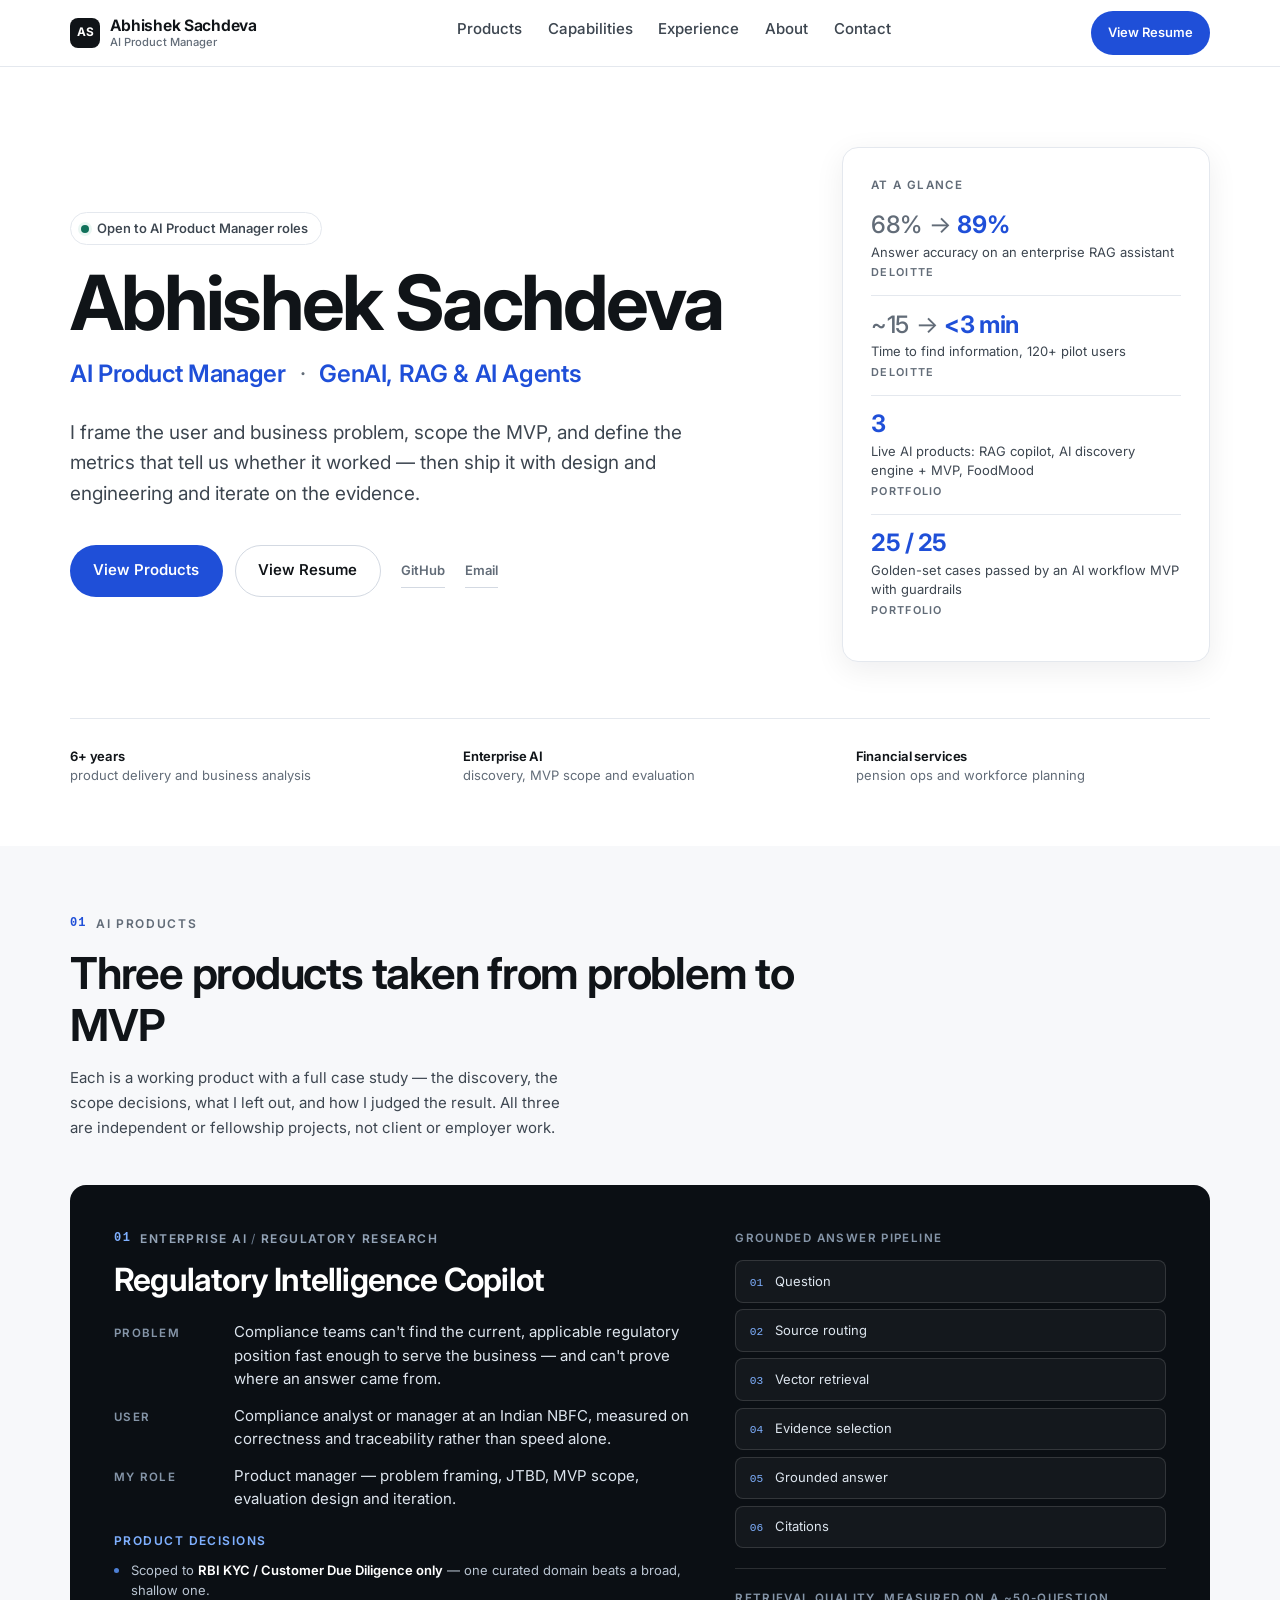
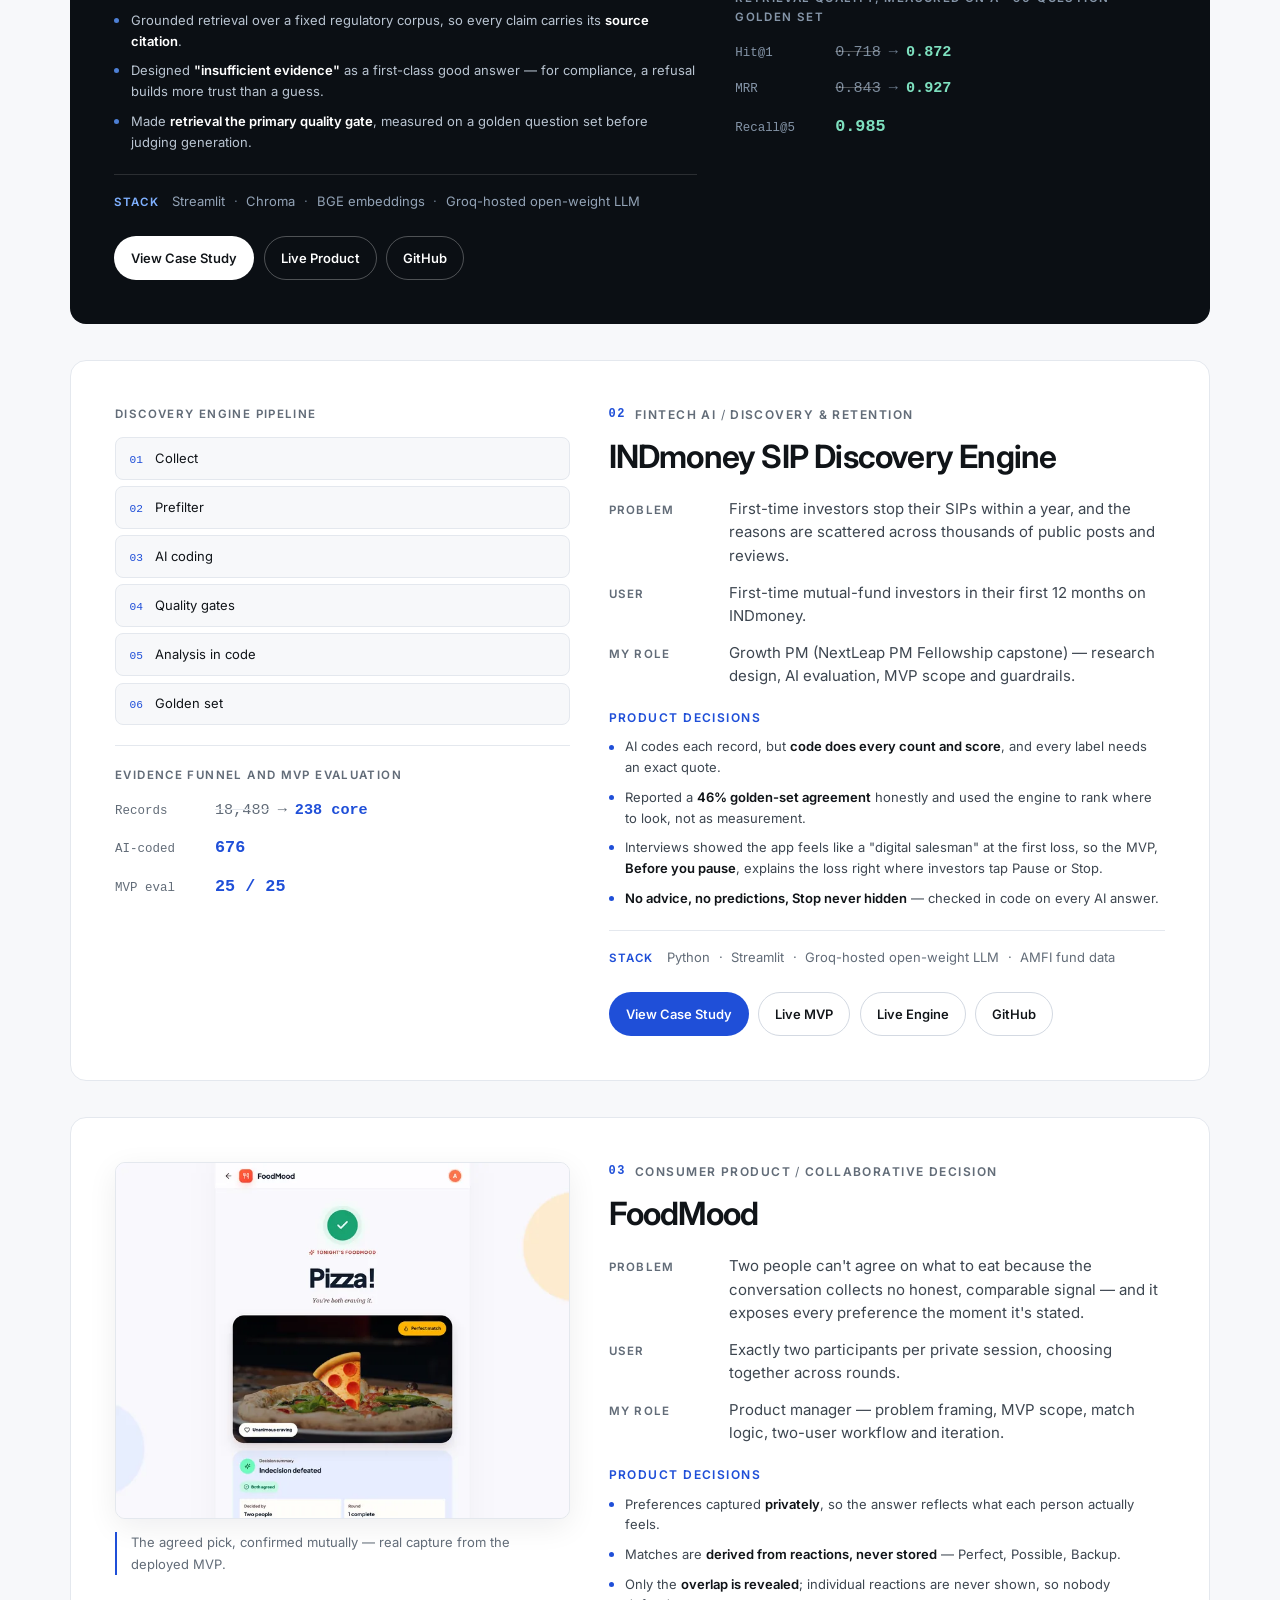
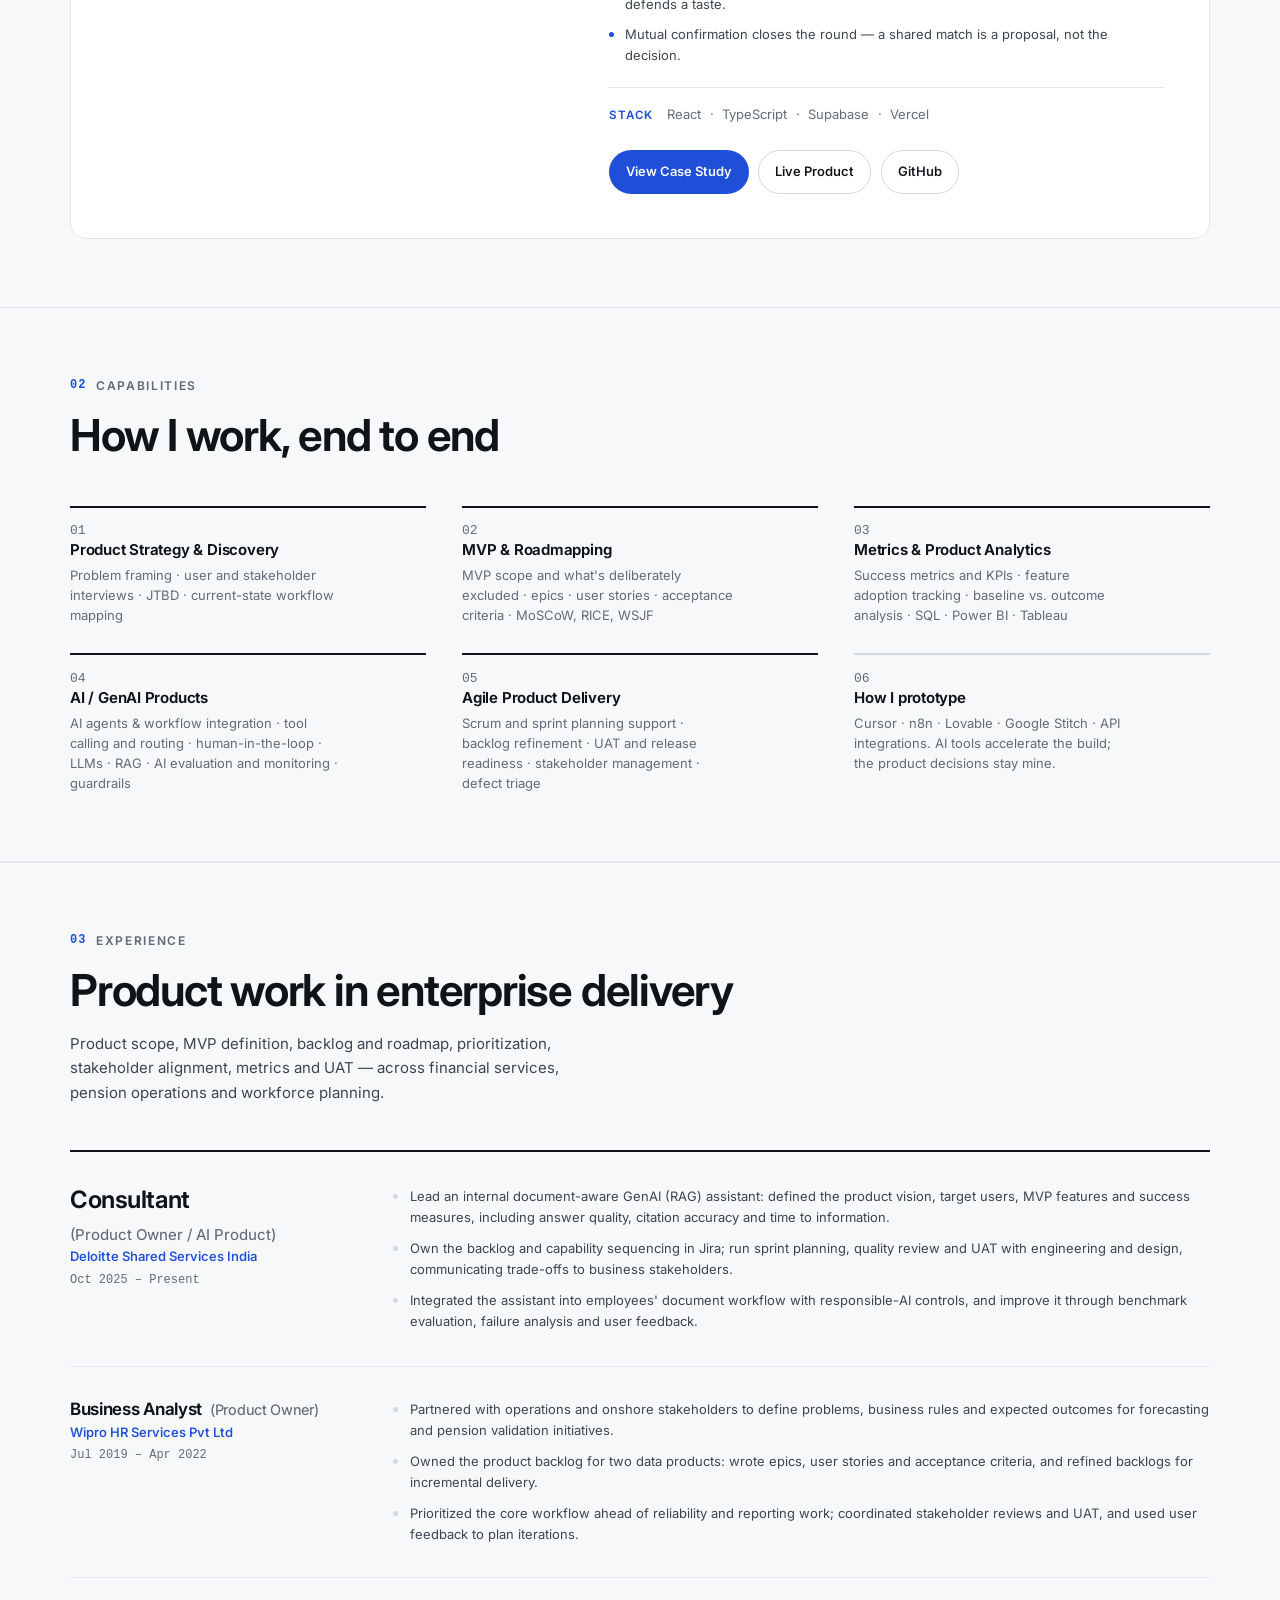
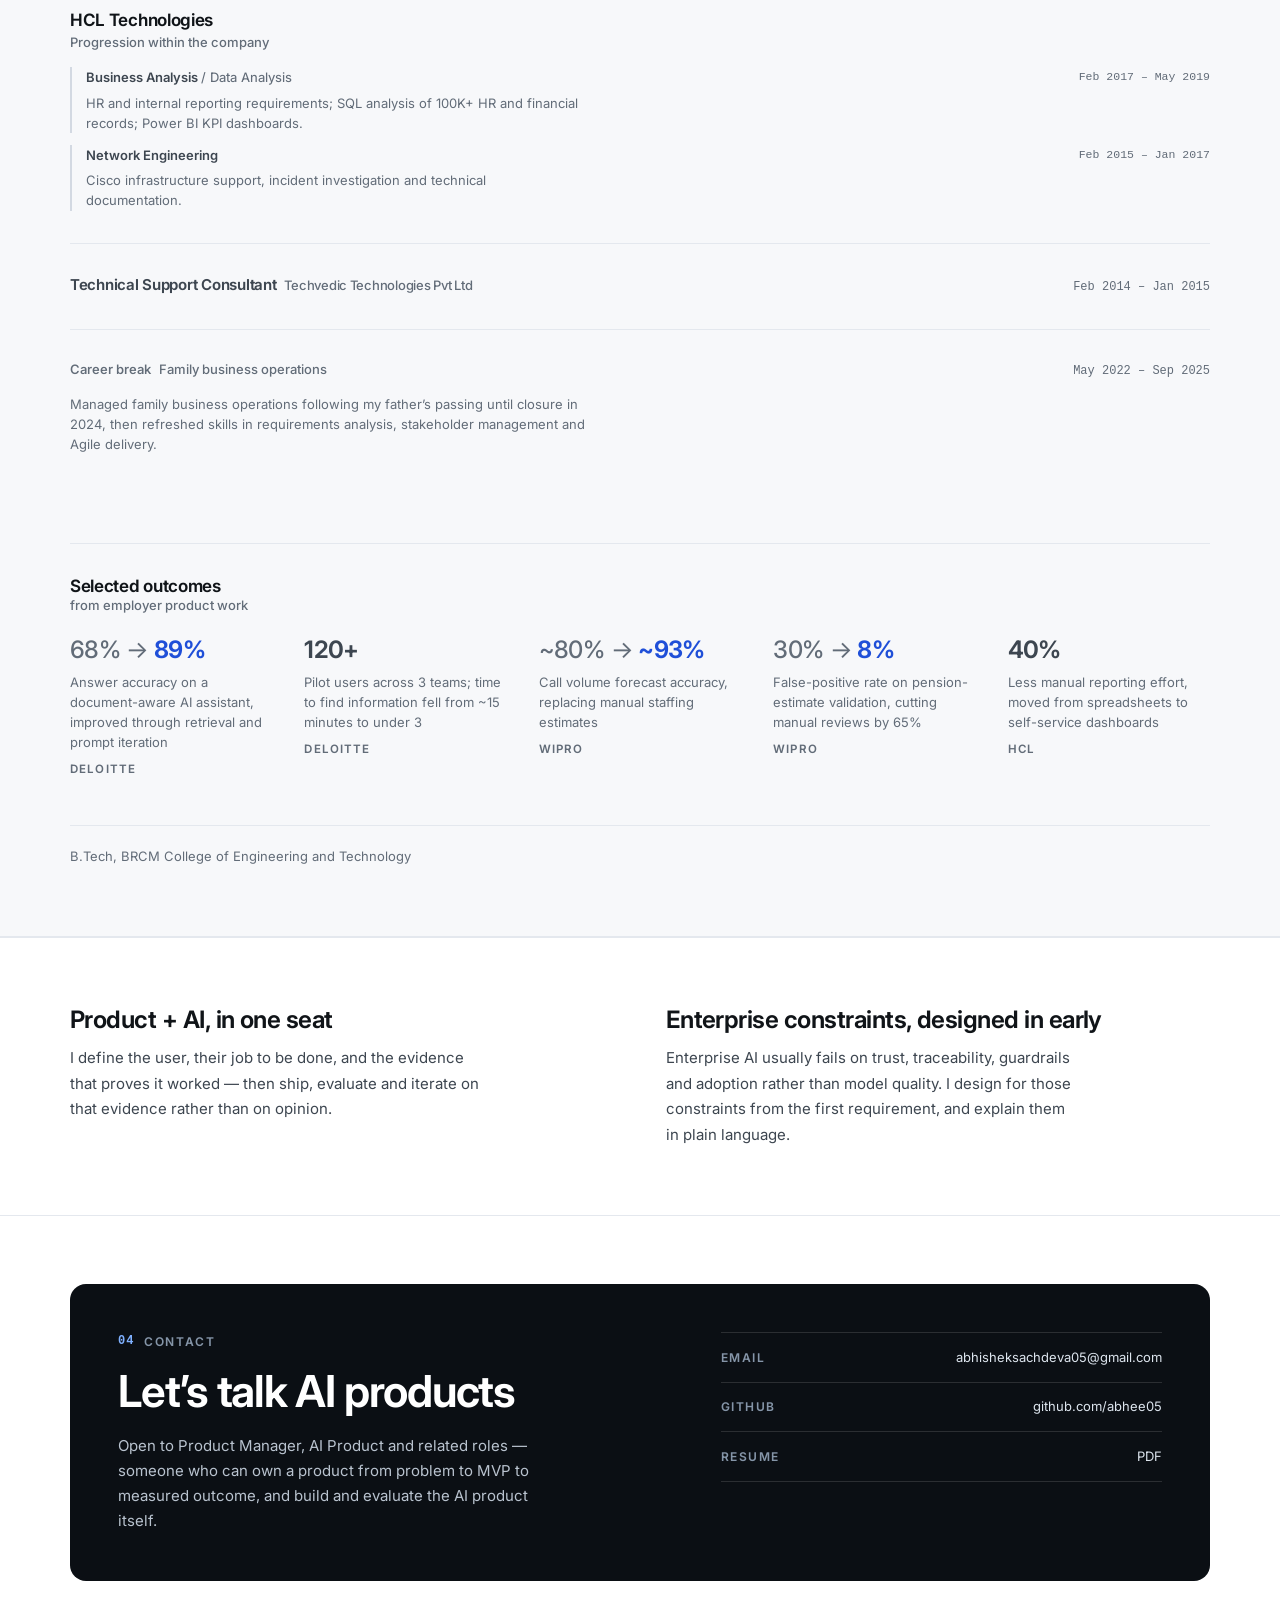
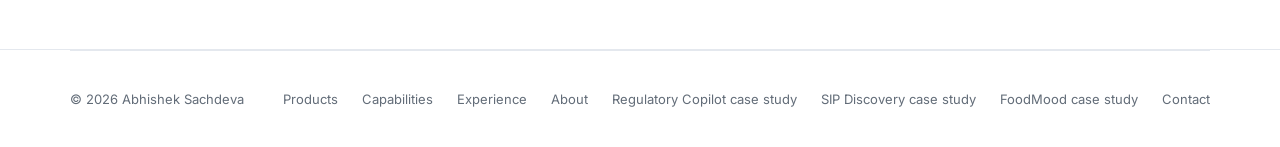
<file: index.html>
<!DOCTYPE html>
<html lang="en">
<head>
  <meta charset="UTF-8" />
  <meta name="viewport" content="width=device-width, initial-scale=1.0" />

  <!-- Primary meta -->
  <title>Abhishek Sachdeva — Product Manager | AI &amp; GenAI Products</title>
  <meta name="description" content="AI Product Manager with 6+ years across financial services, pension operations and workforce planning. I frame user and business problems, define MVPs, prioritize roadmaps and measure the outcome. Portfolio: a Regulatory Intelligence Copilot for compliance teams, FoodMood, a two-person decision product, and an AI discovery engine for SIP retention at INDmoney." />
  <meta name="author" content="Abhishek Sachdeva" />
  <link rel="canonical" href="https://abhishek-ai-product-portfolio.vercel.app/" />

  <!-- Open Graph -->
  <meta property="og:type" content="website" />
  <meta property="og:title" content="Abhishek Sachdeva — Product Manager | AI &amp; GenAI Products" />
  <meta property="og:description" content="I frame the problem, scope the MVP, define the metrics and iterate on the evidence. Two shipped AI products: a Regulatory Intelligence Copilot for compliance teams, and FoodMood, a two-person decision product." />
  <meta property="og:url" content="https://abhishek-ai-product-portfolio.vercel.app/" />
  <meta property="og:image" content="https://abhishek-ai-product-portfolio.vercel.app/assets/og-image.png" />
  <meta property="og:image:width" content="1200" />
  <meta property="og:image:height" content="630" />
  <meta property="og:image:alt" content="FoodMood final screen announcing the agreed pick as tonight's FoodMood." />
  <meta property="og:site_name" content="Abhishek Sachdeva Portfolio" />

  <!-- Twitter -->
  <meta name="twitter:card" content="summary_large_image" />
  <meta name="twitter:title" content="Abhishek Sachdeva — Product Manager | AI &amp; GenAI Products" />
  <meta name="twitter:description" content="Problem to MVP to measured outcome. Three live AI products — a Regulatory Intelligence Copilot, an INDmoney SIP discovery engine with a guardrailed MVP, and FoodMood — plus enterprise AI product work." />
  <meta name="twitter:image" content="https://abhishek-ai-product-portfolio.vercel.app/assets/og-image.png" />

  <!-- Icons -->
  <link rel="icon" href="assets/favicon.svg" type="image/svg+xml" />

  <!-- Fonts -->
  <link rel="preconnect" href="https://fonts.googleapis.com" />
  <link rel="preconnect" href="https://fonts.gstatic.com" crossorigin />
  <link href="https://fonts.googleapis.com/css2?family=Inter:wght@400;500;600;650;700&display=swap" rel="stylesheet" />

  <!-- Styles -->
  <link rel="stylesheet" href="css/styles.css" />
</head>
<body id="top">

  <a class="skip-link" href="#main">Skip to main content</a>

  <!-- ======================= HEADER / NAV ======================= -->
  <header class="site-header">
    <nav class="nav shell" aria-label="Primary">
      <a class="brand" href="index.html" aria-label="Abhishek Sachdeva — home">
        <span class="brand-mark" aria-hidden="true">AS</span>
        <span class="brand-text">
          <span class="brand-name">Abhishek Sachdeva</span>
          <span class="brand-role">AI Product Manager</span>
        </span>
      </a>

      <button
        class="nav-toggle"
        data-nav-toggle
        aria-expanded="false"
        aria-controls="primary-nav"
        aria-label="Open menu"
      ><span aria-hidden="true"></span></button>

      <ul class="nav-links" id="primary-nav" data-nav-menu>
        <li><a href="index.html#products">Products</a></li>
        <li><a href="index.html#capabilities">Capabilities</a></li>
        <li><a href="index.html#experience">Experience</a></li>
        <li><a href="index.html#about">About</a></li>
        <li><a href="index.html#contact">Contact</a></li>
      </ul>

      <a class="btn btn--accent btn--sm nav-resume" href="assets/Abhishek_Sachdeva_Product_Manager_Resume.pdf" data-resume-link target="_blank" rel="noopener noreferrer">View Resume</a>
    </nav>
  </header>

<main id="main">

  <!-- ======================= HERO ======================= -->
  <section class="hero" aria-labelledby="hero-heading">
    <div class="shell">
      <div class="hero-grid">
      <div class="hero-main">
      <p class="hero-status"><span class="hero-status-dot" aria-hidden="true"></span> Open to AI Product Manager roles</p>
      <h1 id="hero-heading" class="hero-name">Abhishek Sachdeva</h1>

      <p class="hero-role">AI Product Manager <span class="sep">·</span> GenAI, RAG &amp; AI Agents</p>

      <p class="hero-statement">
        I frame the user and business problem, scope the MVP, and define the metrics
        that tell us whether it worked — then ship it with design and engineering and
        iterate on the evidence.
      </p>

      <div class="hero-actions">
        <a class="btn btn--accent" href="#products">View Products</a>
        <a class="btn btn--line" href="assets/Abhishek_Sachdeva_Product_Manager_Resume.pdf" data-resume-link target="_blank" rel="noopener noreferrer">View Resume</a>
        <span class="hero-links">
          <a href="https://github.com/abhee05" rel="noopener noreferrer" target="_blank">GitHub</a>
          <a href="mailto:abhisheksachdeva05@gmail.com">Email</a>
        </span>
      </div>
      </div>

      <!-- At-a-glance proof. Every figure is restated from the outcomes and
           product sections below, with its source named. -->
      <aside class="hero-panel" aria-labelledby="hero-panel-title">
        <p class="hero-panel-title" id="hero-panel-title">At a glance</p>
        <dl class="hero-panel-list">
          <div>
            <dt><span class="from">68%</span><span class="arrow" aria-hidden="true">&rarr;</span>89%</dt>
            <dd>Answer accuracy on an enterprise RAG assistant <span>Deloitte</span></dd>
          </div>
          <div>
            <dt><span class="from">~15</span><span class="arrow" aria-hidden="true">&rarr;</span>&lt;3 min</dt>
            <dd>Time to find information, 120+ pilot users <span>Deloitte</span></dd>
          </div>
          <div>
            <dt>3</dt>
            <dd>Live AI products: RAG copilot, AI discovery engine + MVP, FoodMood <span>Portfolio</span></dd>
          </div>
          <div>
            <dt>25 / 25</dt>
            <dd>Golden-set cases passed by an AI workflow MVP with guardrails <span>Portfolio</span></dd>
          </div>
        </dl>
      </aside>
      </div>

      <ul class="hero-proof">
        <li><strong>6+ years</strong> product delivery and business analysis</li>
        <li><strong>Enterprise AI</strong> discovery, MVP scope and evaluation</li>
        <li><strong>Financial services</strong> pension ops and workforce planning</li>
      </ul>
    </div>
  </section>

  <!-- ======================= AI PRODUCTS ======================= -->
  <section class="section section--products" id="products" data-section aria-labelledby="products-heading">
    <div class="shell">
      <div class="section-head">
        <p class="eyebrow"><span class="eyebrow-num">01</span> AI Products</p>
        <h2 id="products-heading">Three products taken from problem to MVP</h2>
        <p class="lede">
          Each is a working product with a full case study — the discovery,
          the scope decisions, what I left out, and how I judged the result.
          All three are independent or fellowship projects, not client or employer work.
        </p>
      </div>

      <!-- ---------- Project 01 : Regulatory Intelligence Copilot ---------- -->
      <article class="work work--dark" aria-labelledby="copilot-title">
        <div class="work-body">
          <p class="work-index"><span>01</span> Enterprise AI <span class="sep">/</span> Regulatory research</p>
          <h3 id="copilot-title" class="work-name">Regulatory Intelligence Copilot</h3>

          <dl class="work-facts">
            <div>
              <dt>Problem</dt>
              <dd>Compliance teams can't find the current, applicable regulatory position fast enough to serve the business — and can't prove where an answer came from.</dd>
            </div>
            <div>
              <dt>User</dt>
              <dd>Compliance analyst or manager at an Indian NBFC, measured on correctness and traceability rather than speed alone.</dd>
            </div>
            <div>
              <dt>My role</dt>
              <dd>Product manager — problem framing, JTBD, MVP scope, evaluation design and iteration.</dd>
            </div>
          </dl>

          <div class="work-decisions">
            <h4>Product decisions</h4>
            <ul>
              <li>Scoped to <strong>RBI KYC / Customer Due Diligence only</strong> — one curated domain beats a broad, shallow one.</li>
              <li>Grounded retrieval over a fixed regulatory corpus, so every claim carries its <strong>source citation</strong>.</li>
              <li>Designed <strong>"insufficient evidence"</strong> as a first-class good answer — for compliance, a refusal builds more trust than a guess.</li>
              <li>Made <strong>retrieval the primary quality gate</strong>, measured on a golden question set before judging generation.</li>
            </ul>
          </div>

          <p class="work-stack"><span>Stack</span> Streamlit <span class="sep">·</span> Chroma <span class="sep">·</span> BGE embeddings <span class="sep">·</span> Groq-hosted open-weight LLM</p>

          <div class="work-actions">
            <a class="btn btn--light btn--sm" href="https://immediate-ellipse-c2a.notion.site/Regulatory-Intelligence-Copilot-3ed1c3ae32a28078bdaded1909c441e2" rel="noopener noreferrer" target="_blank">View Case Study</a>
            <a class="btn btn--ghost btn--sm" href="https://regulatory-intelligence-copilot-ezc6ahmhhs6vjjnjoy7iz9.streamlit.app/" rel="noopener noreferrer" target="_blank">Live Product</a>
            <a class="btn btn--ghost btn--sm" href="https://github.com/abhee05/regulatory-intelligence-copilot" rel="noopener noreferrer" target="_blank">GitHub</a>
          </div>
        </div>

        <div class="work-visual">
          <figure class="pipeline" aria-labelledby="pipeline-cap">
            <figcaption id="pipeline-cap">Grounded answer pipeline</figcaption>
            <ol class="pipeline-flow">
              <li>Question</li>
              <li>Source routing</li>
              <li>Vector retrieval</li>
              <li>Evidence selection</li>
              <li>Grounded answer</li>
              <li>Citations</li>
            </ol>
          </figure>

          <div class="deltas">
            <p class="deltas-cap">Retrieval quality, measured on a ~50-question golden set</p>
            <dl class="delta-list">
              <div>
                <dt>Hit@1</dt>
                <dd><span class="from">0.718</span><span class="arrow" aria-hidden="true">&rarr;</span><span class="to">0.872</span></dd>
              </div>
              <div>
                <dt>MRR</dt>
                <dd><span class="from">0.843</span><span class="arrow" aria-hidden="true">&rarr;</span><span class="to">0.927</span></dd>
              </div>
              <div>
                <dt>Recall@5</dt>
                <dd><span class="to only">0.985</span></dd>
              </div>
            </dl>
          </div>
        </div>
      </article>

      <!-- ---------- Project 02 : INDmoney SIP Discovery Engine ---------- -->
      <article class="work work--light" aria-labelledby="sip-title">
        <div class="work-visual">
          <figure class="pipeline" aria-labelledby="sip-pipeline-cap">
            <figcaption id="sip-pipeline-cap">Discovery engine pipeline</figcaption>
            <ol class="pipeline-flow">
              <li>Collect</li>
              <li>Prefilter</li>
              <li>AI coding</li>
              <li>Quality gates</li>
              <li>Analysis in code</li>
              <li>Golden set</li>
            </ol>
          </figure>

          <div class="deltas">
            <p class="deltas-cap">Evidence funnel and MVP evaluation</p>
            <dl class="delta-list">
              <div>
                <dt>Records</dt>
                <dd><span class="from">18,489</span><span class="arrow" aria-hidden="true">&rarr;</span><span class="to">238 core</span></dd>
              </div>
              <div>
                <dt>AI-coded</dt>
                <dd><span class="to only">676</span></dd>
              </div>
              <div>
                <dt>MVP eval</dt>
                <dd><span class="to only">25 / 25</span></dd>
              </div>
            </dl>
          </div>
        </div>

        <div class="work-body">
          <p class="work-index"><span>02</span> Fintech AI <span class="sep">/</span> Discovery &amp; retention</p>
          <h3 id="sip-title" class="work-name">INDmoney SIP Discovery Engine</h3>

          <dl class="work-facts">
            <div>
              <dt>Problem</dt>
              <dd>First-time investors stop their SIPs within a year, and the reasons are scattered across thousands of public posts and reviews.</dd>
            </div>
            <div>
              <dt>User</dt>
              <dd>First-time mutual-fund investors in their first 12 months on INDmoney.</dd>
            </div>
            <div>
              <dt>My role</dt>
              <dd>Growth PM (NextLeap PM Fellowship capstone) — research design, AI evaluation, MVP scope and guardrails.</dd>
            </div>
          </dl>

          <div class="work-decisions">
            <h4>Product decisions</h4>
            <ul>
              <li>AI codes each record, but <strong>code does every count and score</strong>, and every label needs an exact quote.</li>
              <li>Reported a <strong>46% golden-set agreement</strong> honestly and used the engine to rank where to look, not as measurement.</li>
              <li>Interviews showed the app feels like a "digital salesman" at the first loss, so the MVP, <strong>Before you pause</strong>, explains the loss right where investors tap Pause or Stop.</li>
              <li><strong>No advice, no predictions, Stop never hidden</strong> — checked in code on every AI answer.</li>
            </ul>
          </div>

          <p class="work-stack"><span>Stack</span> Python <span class="sep">·</span> Streamlit <span class="sep">·</span> Groq-hosted open-weight LLM <span class="sep">·</span> AMFI fund data</p>

          <div class="work-actions">
            <a class="btn btn--accent btn--sm" href="case-study-indmoney-sip.html">View Case Study</a>
            <a class="btn btn--line btn--sm" href="https://before-you-pause-sip.streamlit.app/" rel="noopener noreferrer" target="_blank">Live MVP</a>
            <a class="btn btn--line btn--sm" href="https://indmoney-sip-discovery.streamlit.app/" rel="noopener noreferrer" target="_blank">Live Engine</a>
            <a class="btn btn--line btn--sm" href="https://github.com/abhee05/indmoney-sip-discovery-engine" rel="noopener noreferrer" target="_blank">GitHub</a>
          </div>
        </div>
      </article>

      <!-- ---------- Product 03 : FoodMood ---------- -->
      <article class="work work--light" aria-labelledby="foodmood-title">
        <div class="work-visual">
          <figure class="work-shot">
            <img
              src="assets/foodmood/06-final-foodmood-1440.webp"
              srcset="assets/foodmood/06-final-foodmood-720.webp 720w, assets/foodmood/06-final-foodmood-1440.webp 1440w"
              sizes="(max-width: 900px) 100vw, 620px"
              width="1440"
              height="1125"
              loading="lazy"
              decoding="async"
              alt="FoodMood final screen: both participants have confirmed, and the agreed pick is announced as tonight's FoodMood."
            />
            <figcaption>The agreed pick, confirmed mutually — real capture from the deployed MVP.</figcaption>
          </figure>
        </div>

        <div class="work-body">
          <p class="work-index"><span>03</span> Consumer product <span class="sep">/</span> Collaborative decision</p>
          <h3 id="foodmood-title" class="work-name">FoodMood</h3>

          <dl class="work-facts">
            <div>
              <dt>Problem</dt>
              <dd>Two people can't agree on what to eat because the conversation collects no honest, comparable signal — and it exposes every preference the moment it's stated.</dd>
            </div>
            <div>
              <dt>User</dt>
              <dd>Exactly two participants per private session, choosing together across rounds.</dd>
            </div>
            <div>
              <dt>My role</dt>
              <dd>Product manager — problem framing, MVP scope, match logic, two-user workflow and iteration.</dd>
            </div>
          </dl>

          <div class="work-decisions">
            <h4>Product decisions</h4>
            <ul>
              <li>Preferences captured <strong>privately</strong>, so the answer reflects what each person actually feels.</li>
              <li>Matches are <strong>derived from reactions, never stored</strong> — Perfect, Possible, Backup.</li>
              <li>Only the <strong>overlap is revealed</strong>; individual reactions are never shown, so nobody defends a taste.</li>
              <li>Mutual confirmation closes the round — a shared match is a proposal, not the decision.</li>
            </ul>
          </div>

          <p class="work-stack"><span>Stack</span> React <span class="sep">·</span> TypeScript <span class="sep">·</span> Supabase <span class="sep">·</span> Vercel</p>

          <div class="work-actions">
            <a class="btn btn--accent btn--sm" href="case-study-foodmood.html">View Case Study</a>
            <a class="btn btn--line btn--sm" href="https://food-mood-ashy.vercel.app/" rel="noopener noreferrer" target="_blank">Live Product</a>
            <a class="btn btn--line btn--sm" href="https://github.com/abhee05/FoodMood" rel="noopener noreferrer" target="_blank">GitHub</a>
          </div>
        </div>
      </article>
    </div>
  </section>

  <!-- ======================= CAPABILITIES ======================= -->
  <section class="section section--alt" id="capabilities" data-section aria-labelledby="capabilities-heading">
    <div class="shell">
      <div class="section-head">
        <p class="eyebrow"><span class="eyebrow-num">02</span> Capabilities</p>
        <h2 id="capabilities-heading">How I work, end to end</h2>
      </div>

      <ul class="capability-grid">
        <li class="capability" data-reveal>
          <p class="capability-index">01</p>
          <h3>Product Strategy &amp; Discovery</h3>
          <p>Problem framing · user and stakeholder interviews · JTBD · current-state workflow mapping</p>
        </li>
        <li class="capability" data-reveal>
          <p class="capability-index">02</p>
          <h3>MVP &amp; Roadmapping</h3>
          <p>MVP scope and what's deliberately excluded · epics · user stories · acceptance criteria · MoSCoW, RICE, WSJF</p>
        </li>
        <li class="capability" data-reveal>
          <p class="capability-index">03</p>
          <h3>Metrics &amp; Product Analytics</h3>
          <p>Success metrics and KPIs · feature adoption tracking · baseline vs. outcome analysis · SQL · Power BI · Tableau</p>
        </li>
        <li class="capability" data-reveal>
          <p class="capability-index">04</p>
          <h3>AI / GenAI Products</h3>
          <p>AI agents &amp; workflow integration · tool calling and routing · human-in-the-loop · LLMs · RAG · AI evaluation and monitoring · guardrails</p>
        </li>
        <li class="capability" data-reveal>
          <p class="capability-index">05</p>
          <h3>Agile Product Delivery</h3>
          <p>Scrum and sprint planning support · backlog refinement · UAT and release readiness · stakeholder management · defect triage</p>
        </li>
        <li class="capability capability--muted" data-reveal>
          <p class="capability-index">06</p>
          <h3>How I prototype</h3>
          <p>Cursor · n8n · Lovable · Google Stitch · API integrations. AI tools accelerate the build; the product decisions stay mine.</p>
        </li>
      </ul>
    </div>
  </section>

  <!-- ======================= EXPERIENCE ======================= -->
  <section class="section section--alt" id="experience" data-section aria-labelledby="experience-heading">
    <div class="shell">
      <div class="section-head">
        <p class="eyebrow"><span class="eyebrow-num">03</span> Experience</p>
        <h2 id="experience-heading">Product work in enterprise delivery</h2>
        <p class="lede">
          Product scope, MVP definition, backlog and roadmap, prioritization,
          stakeholder alignment, metrics and UAT — across financial services,
          pension operations and workforce planning.
        </p>
      </div>

      <ol class="roles">
        <li class="role role--lead" data-reveal>
          <div class="role-head">
            <h3>Consultant <span class="role-title-note">(Product Owner / AI Product)</span></h3>
            <p class="role-org">Deloitte Shared Services India</p>
            <p class="role-dates"><span>Oct 2025</span> &ndash; Present</p>
          </div>
          <ul class="role-points">
            <li>Lead an internal document-aware GenAI (RAG) assistant: defined the product vision, target users, MVP features and success measures, including answer quality, citation accuracy and time to information.</li>
            <li>Own the backlog and capability sequencing in Jira; run sprint planning, quality review and UAT with engineering and design, communicating trade-offs to business stakeholders.</li>
            <li>Integrated the assistant into employees' document workflow with responsible-AI controls, and improve it through benchmark evaluation, failure analysis and user feedback.</li>
          </ul>
        </li>

        <li class="role" data-reveal>
          <div class="role-head">
            <h3>Business Analyst <span class="role-title-note">(Product Owner)</span></h3>
            <p class="role-org">Wipro HR Services Pvt Ltd</p>
            <p class="role-dates"><span>Jul 2019</span> &ndash; Apr 2022</p>
          </div>
          <ul class="role-points">
            <li>Partnered with operations and onshore stakeholders to define problems, business rules and expected outcomes for forecasting and pension validation initiatives.</li>
            <li>Owned the product backlog for two data products: wrote epics, user stories and acceptance criteria, and refined backlogs for incremental delivery.</li>
            <li>Prioritized the core workflow ahead of reliability and reporting work; coordinated stakeholder reviews and UAT, and used user feedback to plan iterations.</li>
          </ul>
        </li>

        <li class="role role--group" data-reveal>
          <div class="role-head">
            <h3>HCL Technologies</h3>
            <p class="role-org role-org--quiet">Progression within the company</p>
          </div>
          <ul class="role-track">
            <li>
              <p class="role-track-title">Business Analysis <span>/ Data Analysis</span></p>
              <p class="role-track-date">Feb 2017 &ndash; May 2019</p>
              <p class="role-track-note">HR and internal reporting requirements; SQL analysis of 100K+ HR and financial records; Power BI KPI dashboards.</p>
            </li>
            <li>
              <p class="role-track-title">Network Engineering</p>
              <p class="role-track-date">Feb 2015 &ndash; Jan 2017</p>
              <p class="role-track-note">Cisco infrastructure support, incident investigation and technical documentation.</p>
            </li>
          </ul>
        </li>

        <li class="role role--minor" data-reveal>
          <div class="role-head role-head--inline">
            <h3>Technical Support Consultant <span class="role-org--quiet">Techvedic Technologies Pvt Ltd</span></h3>
            <p class="role-dates"><span>Feb 2014</span> &ndash; Jan 2015</p>
          </div>
        </li>

        <li class="role role--minor role--quiet" data-reveal>
          <div class="role-head role-head--inline">
            <h3>Career break <span class="role-org--quiet">Family business operations</span></h3>
            <p class="role-dates"><span>May 2022</span> &ndash; Sep 2025</p>
          </div>
          <p class="role-note">Managed family business operations following my father&rsquo;s passing until closure in 2024, then refreshed skills in requirements analysis, stakeholder management and Agile delivery.</p>
        </li>
      </ol>

      <!-- Selected outcomes: all figures below come from the roles listed above.
           They are employer project outcomes, NOT results for the two portfolio
           products in section 01. -->
      <div class="outcomes">
        <h3 class="outcomes-title">Selected outcomes <span>from employer product work</span></h3>
        <ul class="outcome-grid">
          <li>
            <p class="outcome-metric"><span class="from">68%</span><span class="arrow" aria-hidden="true">&rarr;</span><span class="to">89%</span></p>
            <p class="outcome-desc">Answer accuracy on a document-aware AI assistant, improved through retrieval and prompt iteration</p>
            <p class="outcome-role">Deloitte</p>
          </li>
          <li>
            <p class="outcome-metric">120+</p>
            <p class="outcome-desc">Pilot users across 3 teams; time to find information fell from ~15 minutes to under 3</p>
            <p class="outcome-role">Deloitte</p>
          </li>
          <li>
            <p class="outcome-metric"><span class="from">~80%</span><span class="arrow" aria-hidden="true">&rarr;</span><span class="to">~93%</span></p>
            <p class="outcome-desc">Call volume forecast accuracy, replacing manual staffing estimates</p>
            <p class="outcome-role">Wipro</p>
          </li>
          <li>
            <p class="outcome-metric"><span class="from">30%</span><span class="arrow" aria-hidden="true">&rarr;</span><span class="to">8%</span></p>
            <p class="outcome-desc">False-positive rate on pension-estimate validation, cutting manual reviews by 65%</p>
            <p class="outcome-role">Wipro</p>
          </li>
          <li>
            <p class="outcome-metric">40%</p>
            <p class="outcome-desc">Less manual reporting effort, moved from spreadsheets to self-service dashboards</p>
            <p class="outcome-role">HCL</p>
          </li>
        </ul>
      </div>

      <p class="education">B.Tech, BRCM College of Engineering and Technology</p>
    </div>
  </section>

  <!-- ======================= ABOUT / HOW I WORK ======================= -->
  <section class="section section--statement" id="about" data-section aria-labelledby="approach-heading">
    <div class="shell">
      <div class="statement">
        <div class="statement-col">
          <h2 id="approach-heading">Product + AI, in one seat</h2>
          <p>
            I define the user, their job to be done, and the evidence that proves it
            worked &mdash; then ship, evaluate and iterate on that evidence rather
            than on opinion.
          </p>
        </div>
        <div class="statement-col">
          <h2>Enterprise constraints, designed in early</h2>
          <p>
            Enterprise AI usually fails on trust, traceability, guardrails and
            adoption rather than model quality. I design for those constraints from
            the first requirement, and explain them in plain language.
          </p>
        </div>
      </div>
    </div>
  </section>

  <!-- ======================= CONTACT ======================= -->
  <section class="section" id="contact" data-section aria-labelledby="contact-heading">
    <div class="shell">
      <div class="contact">
        <div class="contact-body">
          <p class="eyebrow"><span class="eyebrow-num">04</span> Contact</p>
          <h2 id="contact-heading">Let&rsquo;s talk AI products</h2>
          <p>
            Open to Product Manager, AI Product and related roles — someone who can
            own a product from problem to MVP to measured outcome, and build and
            evaluate the AI product itself.
          </p>
        </div>
        <ul class="contact-links">
          <li>
            <a href="mailto:abhisheksachdeva05@gmail.com">
              <span class="contact-label">Email</span>
              <span class="contact-value">abhisheksachdeva05@gmail.com</span>
            </a>
          </li>
          <li>
            <a href="https://github.com/abhee05" rel="noopener noreferrer" target="_blank">
              <span class="contact-label">GitHub</span>
              <span class="contact-value">github.com/abhee05</span>
            </a>
          </li>
          <li data-resume-link-item hidden>
            <a href="assets/Abhishek_Sachdeva_Product_Manager_Resume.pdf" data-resume-link target="_blank" rel="noopener noreferrer">
              <span class="contact-label">Resume</span>
              <span class="contact-value">PDF</span>
            </a>
          </li>
        </ul>
      </div>
    </div>
  </section>
</main>

  <!-- ======================= FOOTER ======================= -->
  <footer class="site-footer">
    <div class="shell footer-inner">
      <p>© <span data-year>2026</span> Abhishek Sachdeva</p>
      <nav class="footer-nav" aria-label="Footer">
        <a href="index.html#products">Products</a>
        <a href="index.html#capabilities">Capabilities</a>
        <a href="index.html#experience">Experience</a>
        <a href="index.html#about">About</a>
        <a href="case-study-regulatory-copilot.html">Regulatory Copilot case study</a>
        <a href="case-study-indmoney-sip.html">SIP Discovery case study</a>
        <a href="case-study-foodmood.html">FoodMood case study</a>
        <a href="index.html#contact">Contact</a>
      </nav>
    </div>
  </footer>

  <script src="js/main.js"></script>
</body>
</html>
</file>
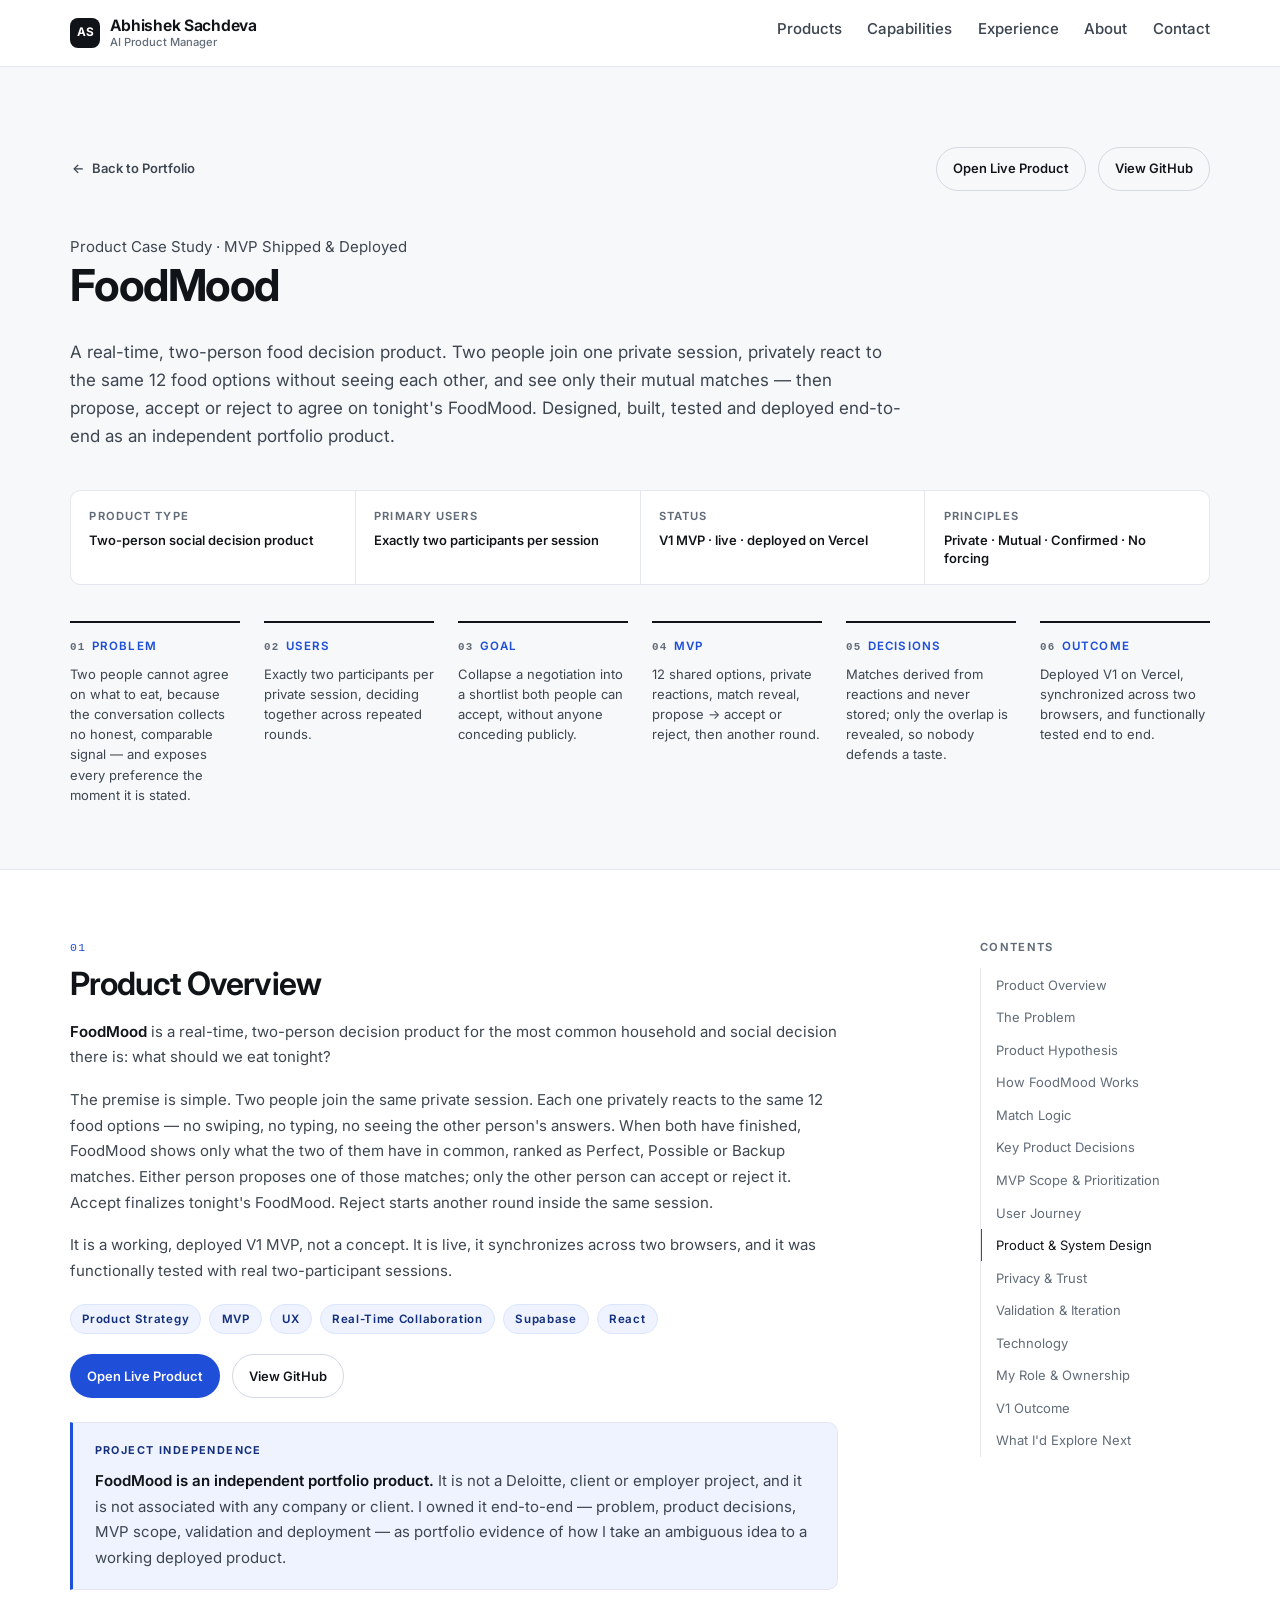
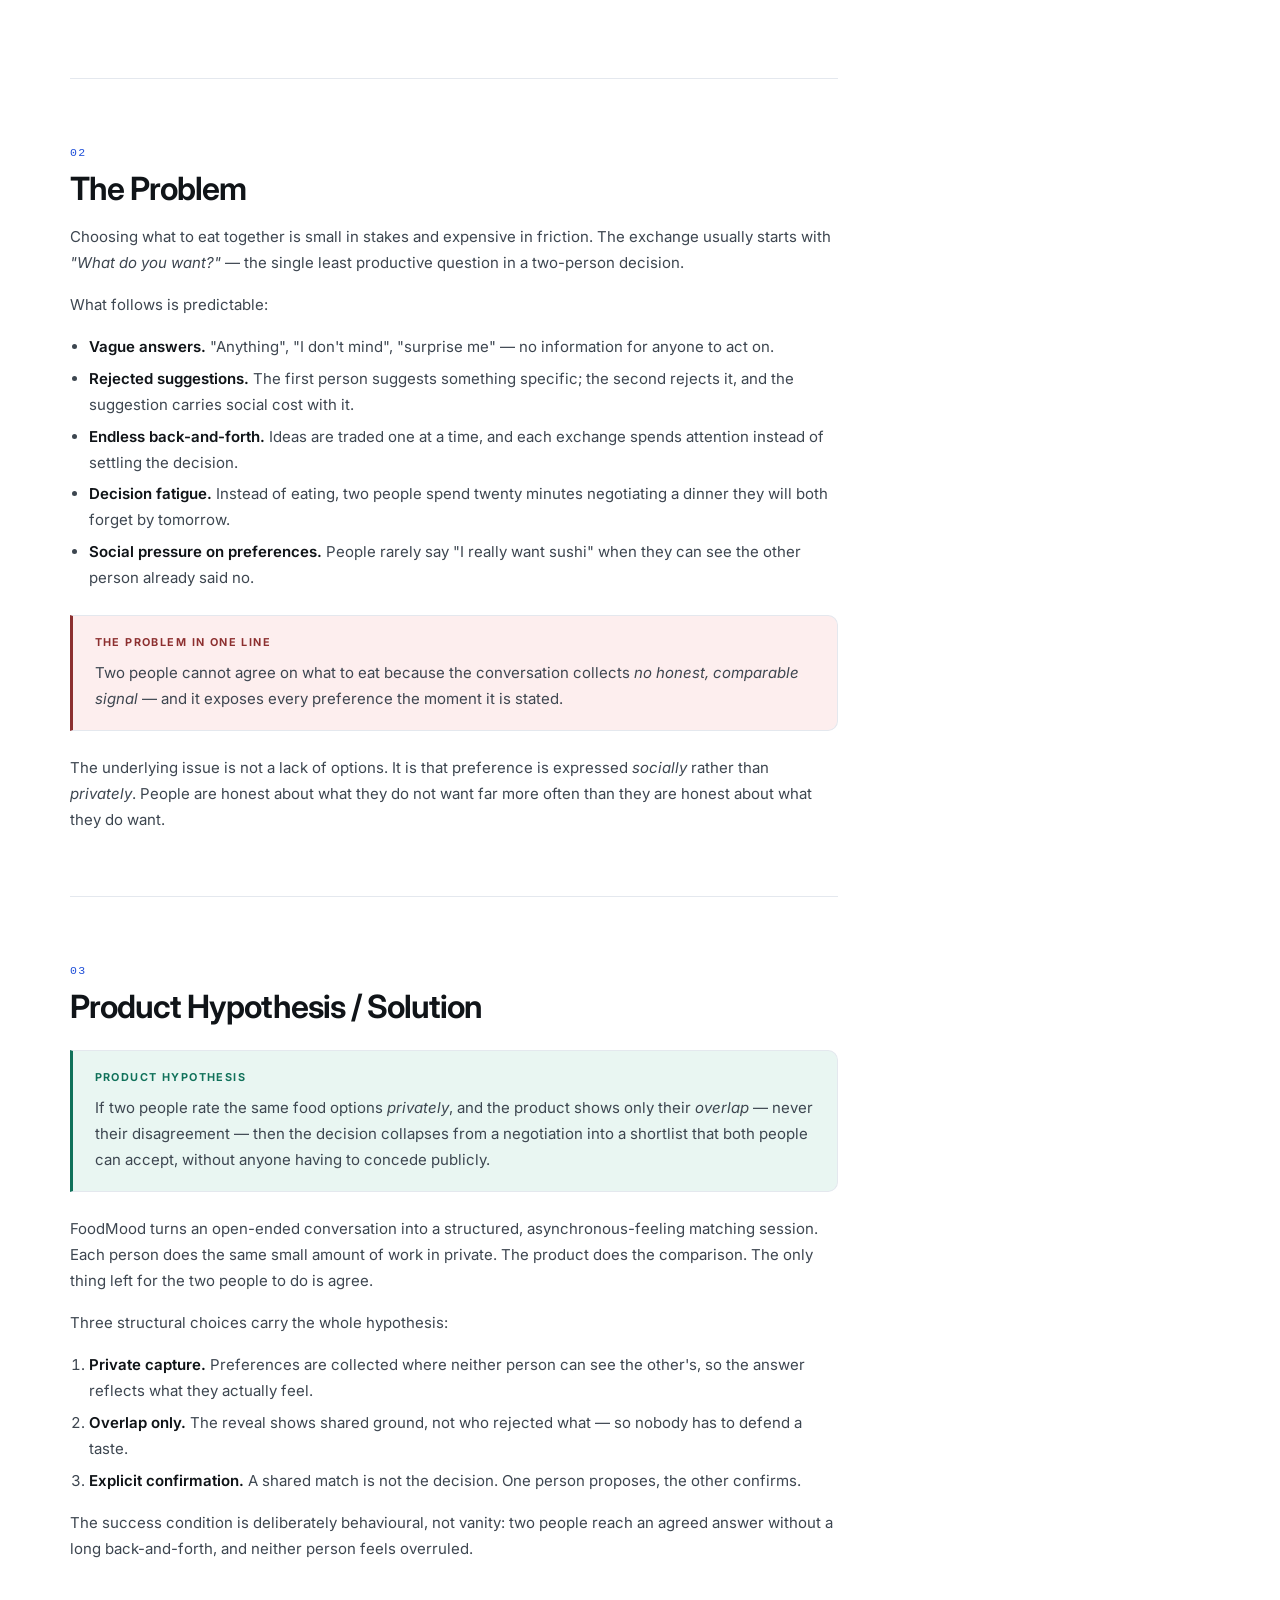
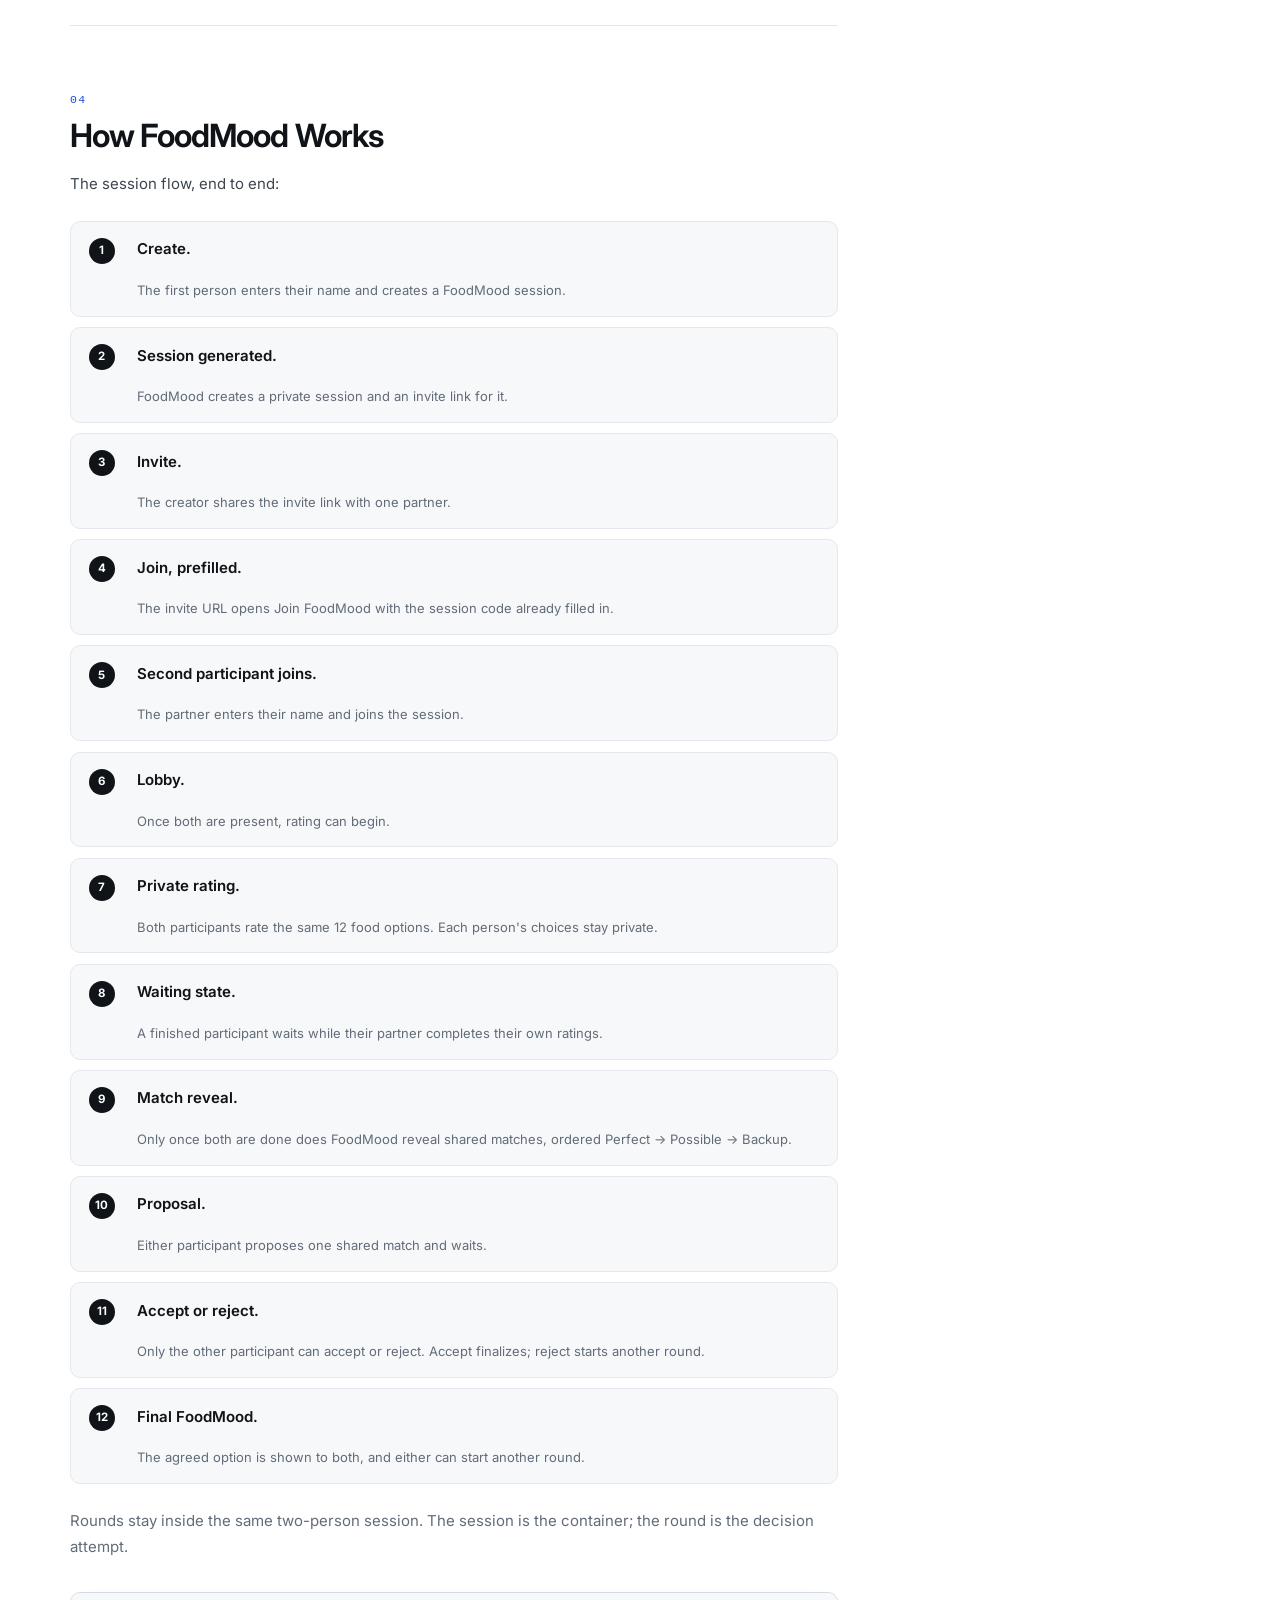
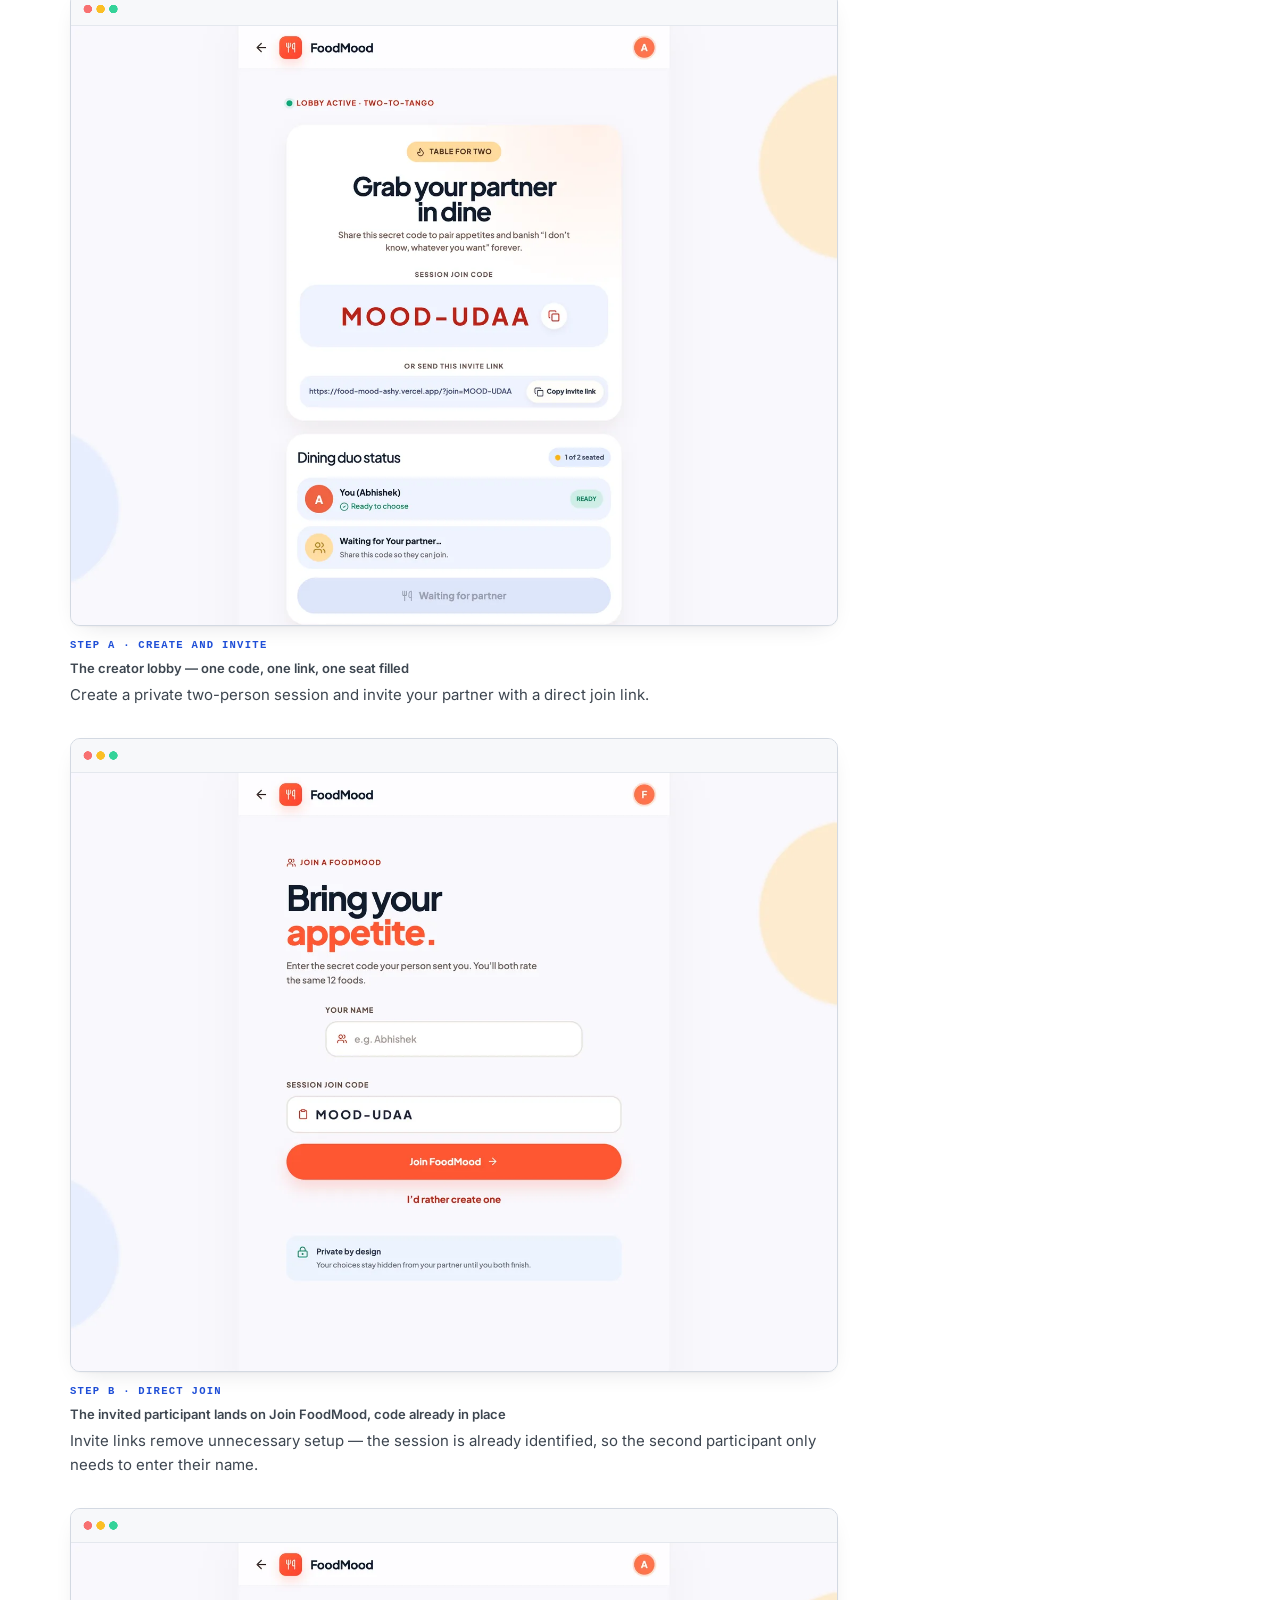
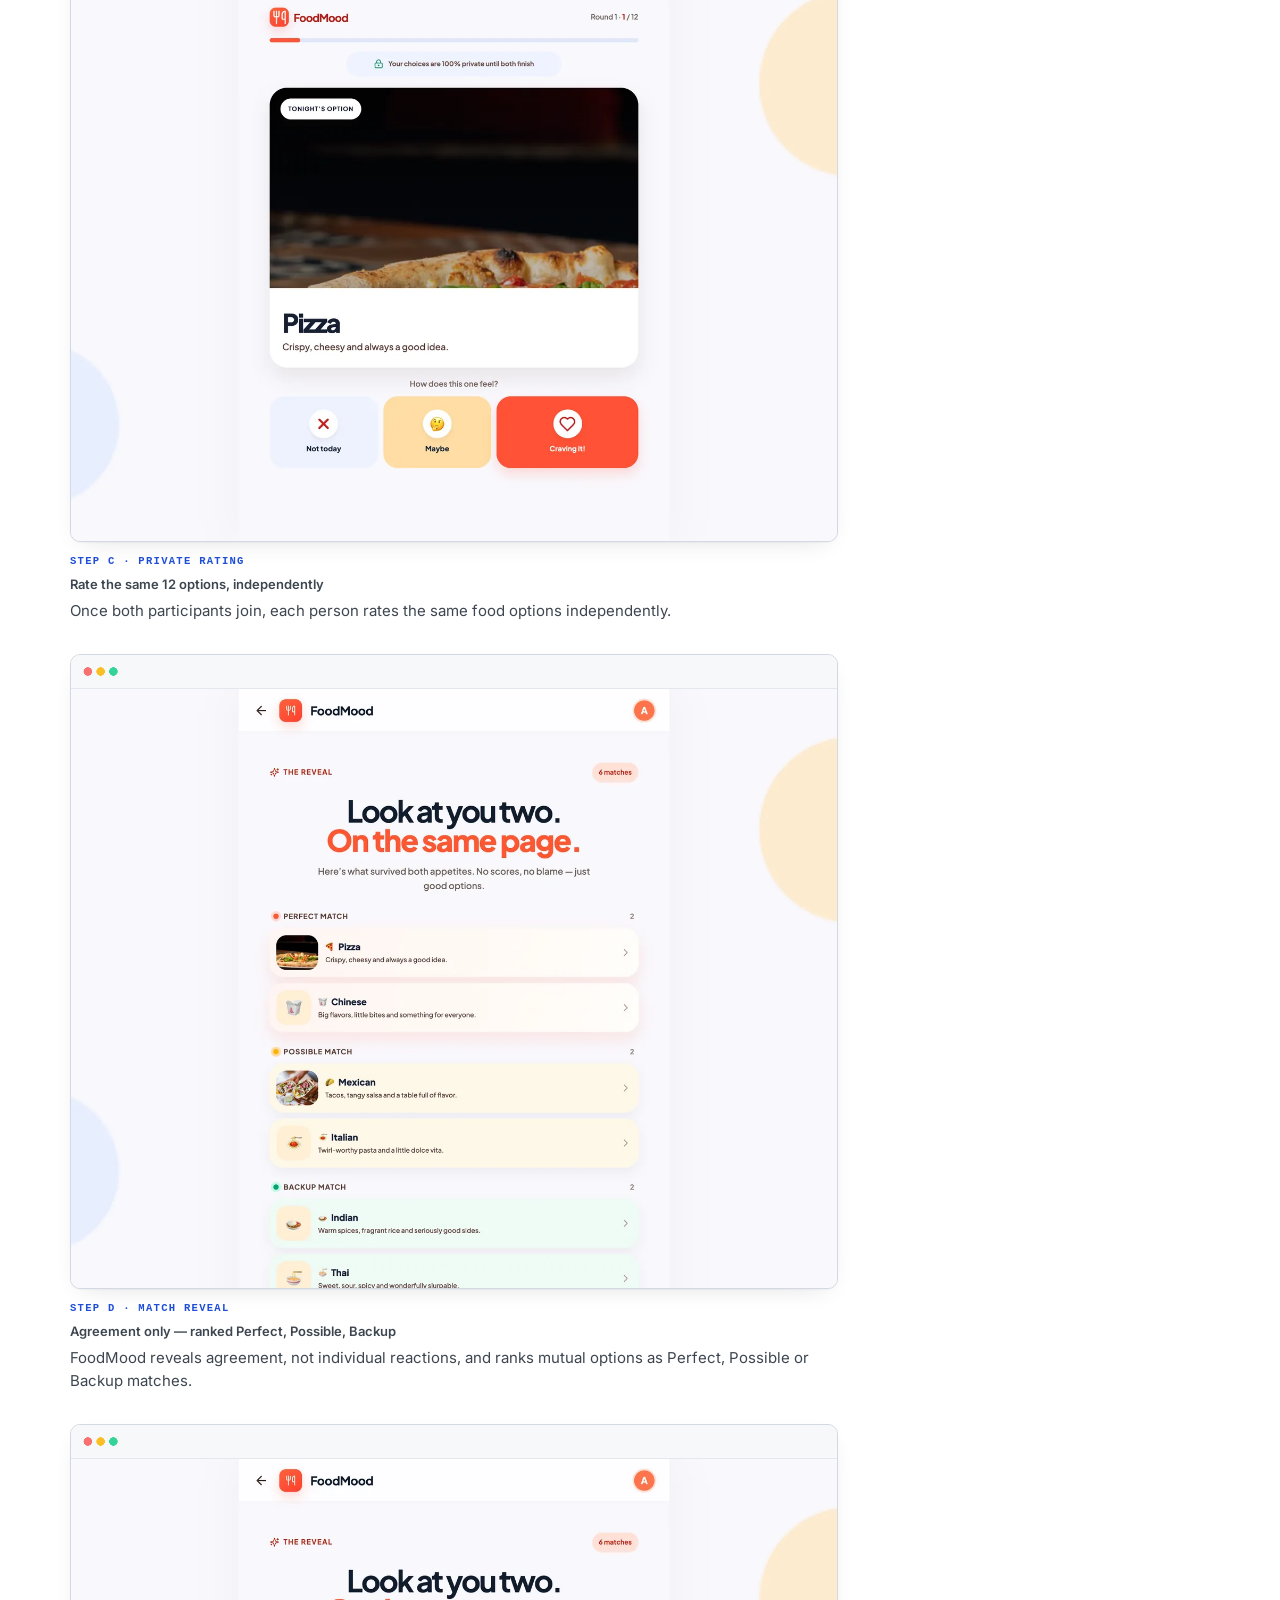
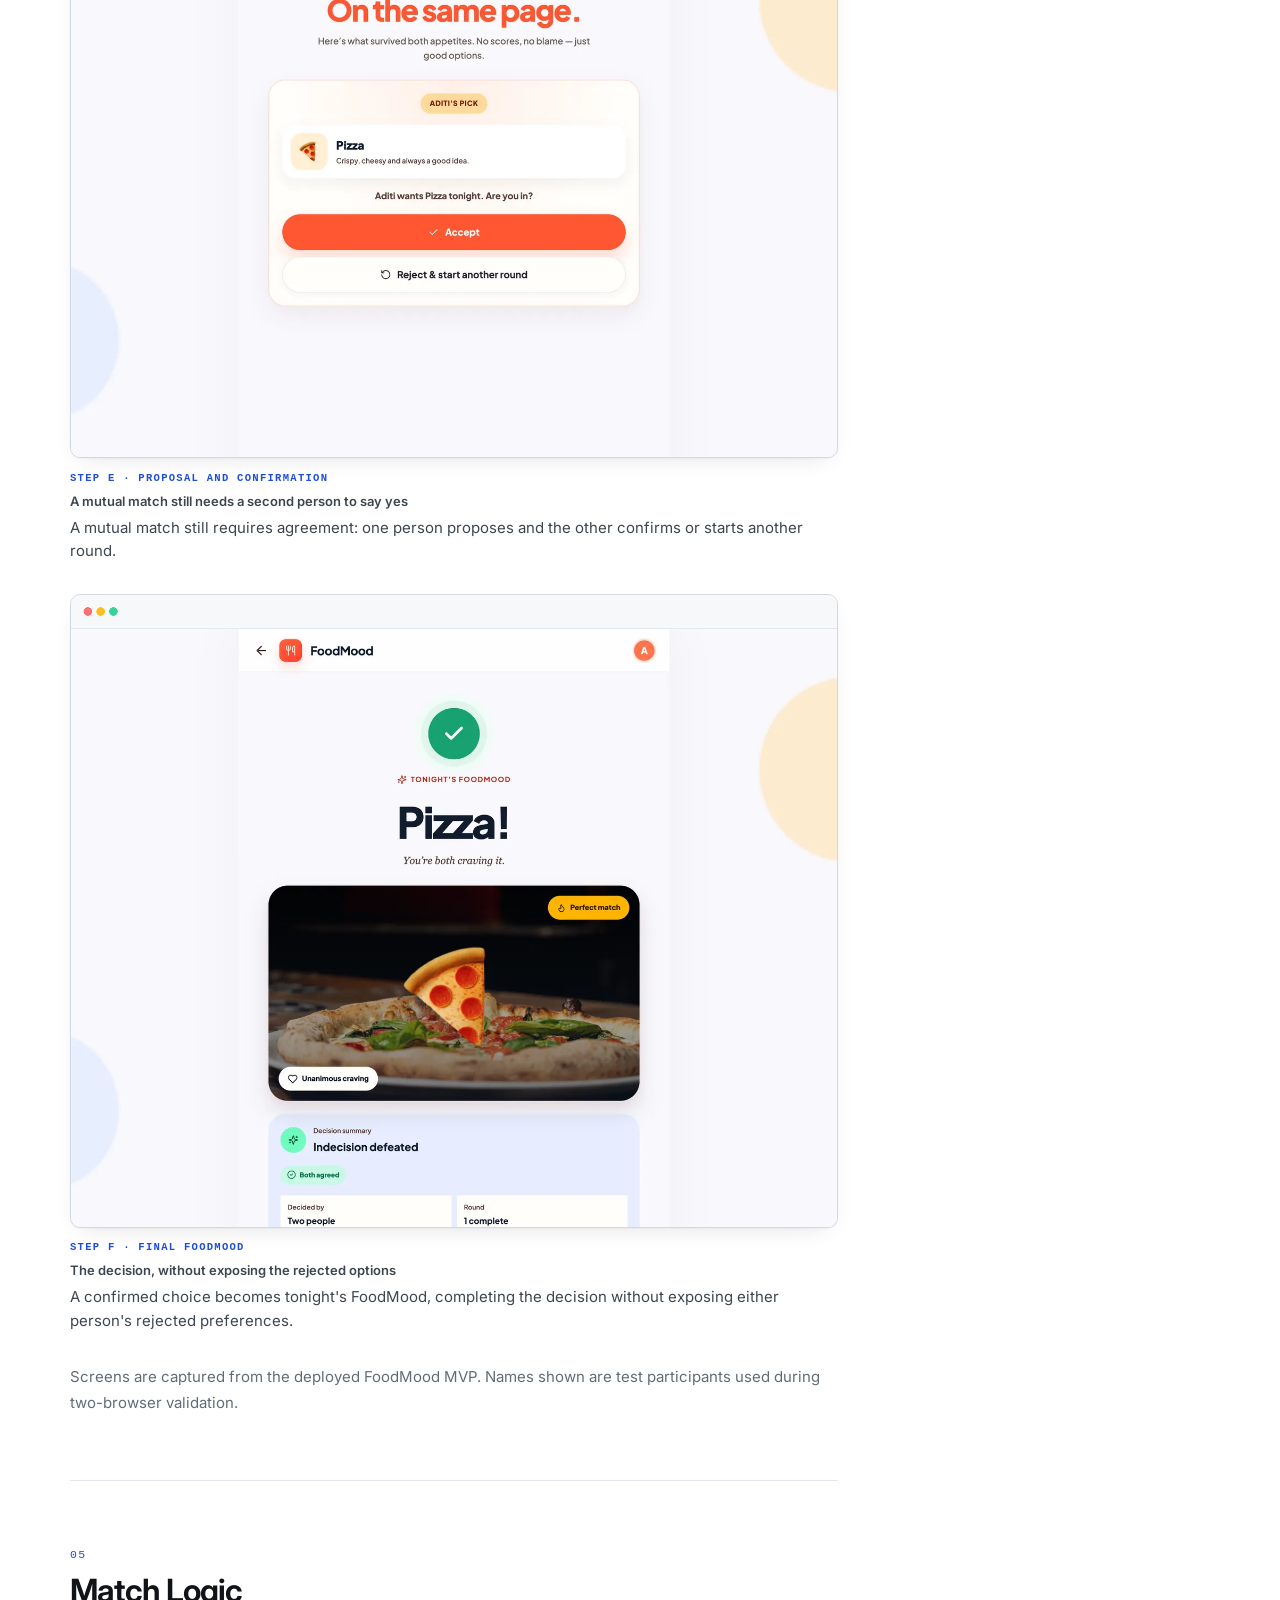
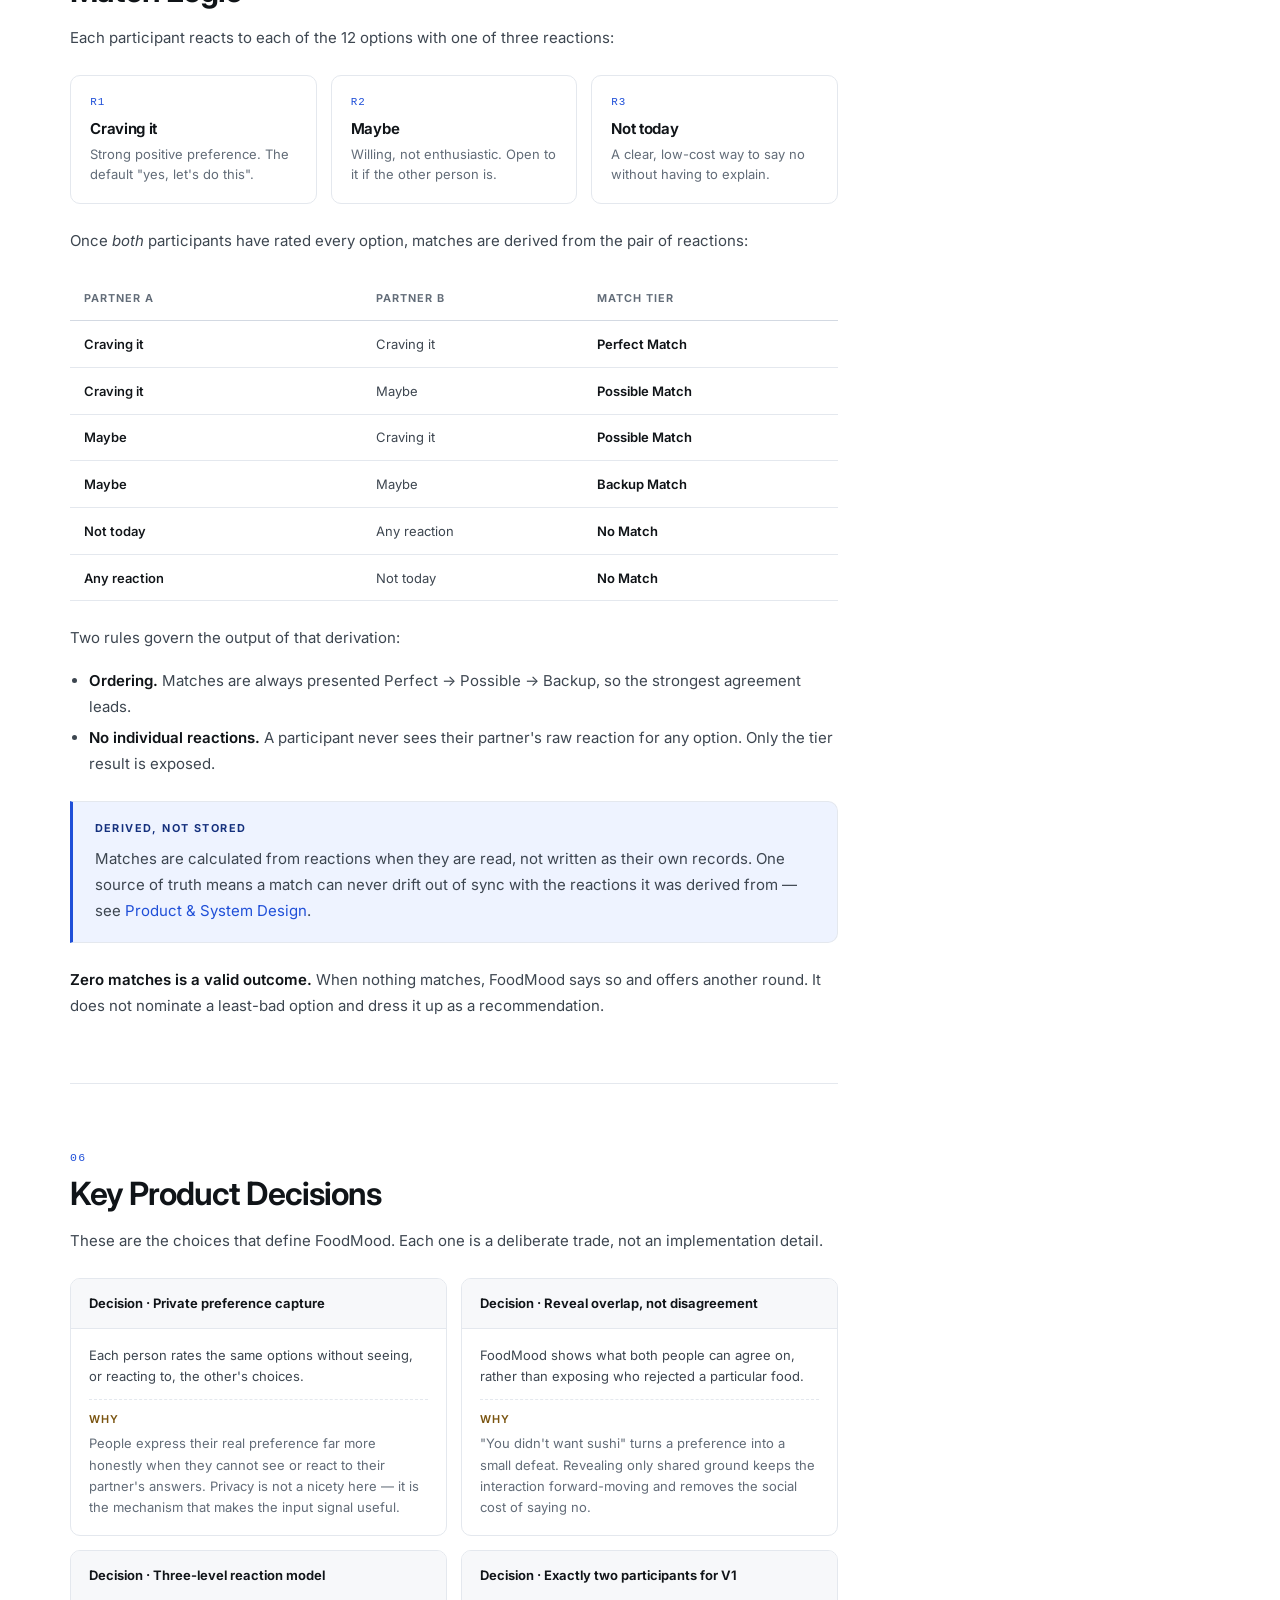
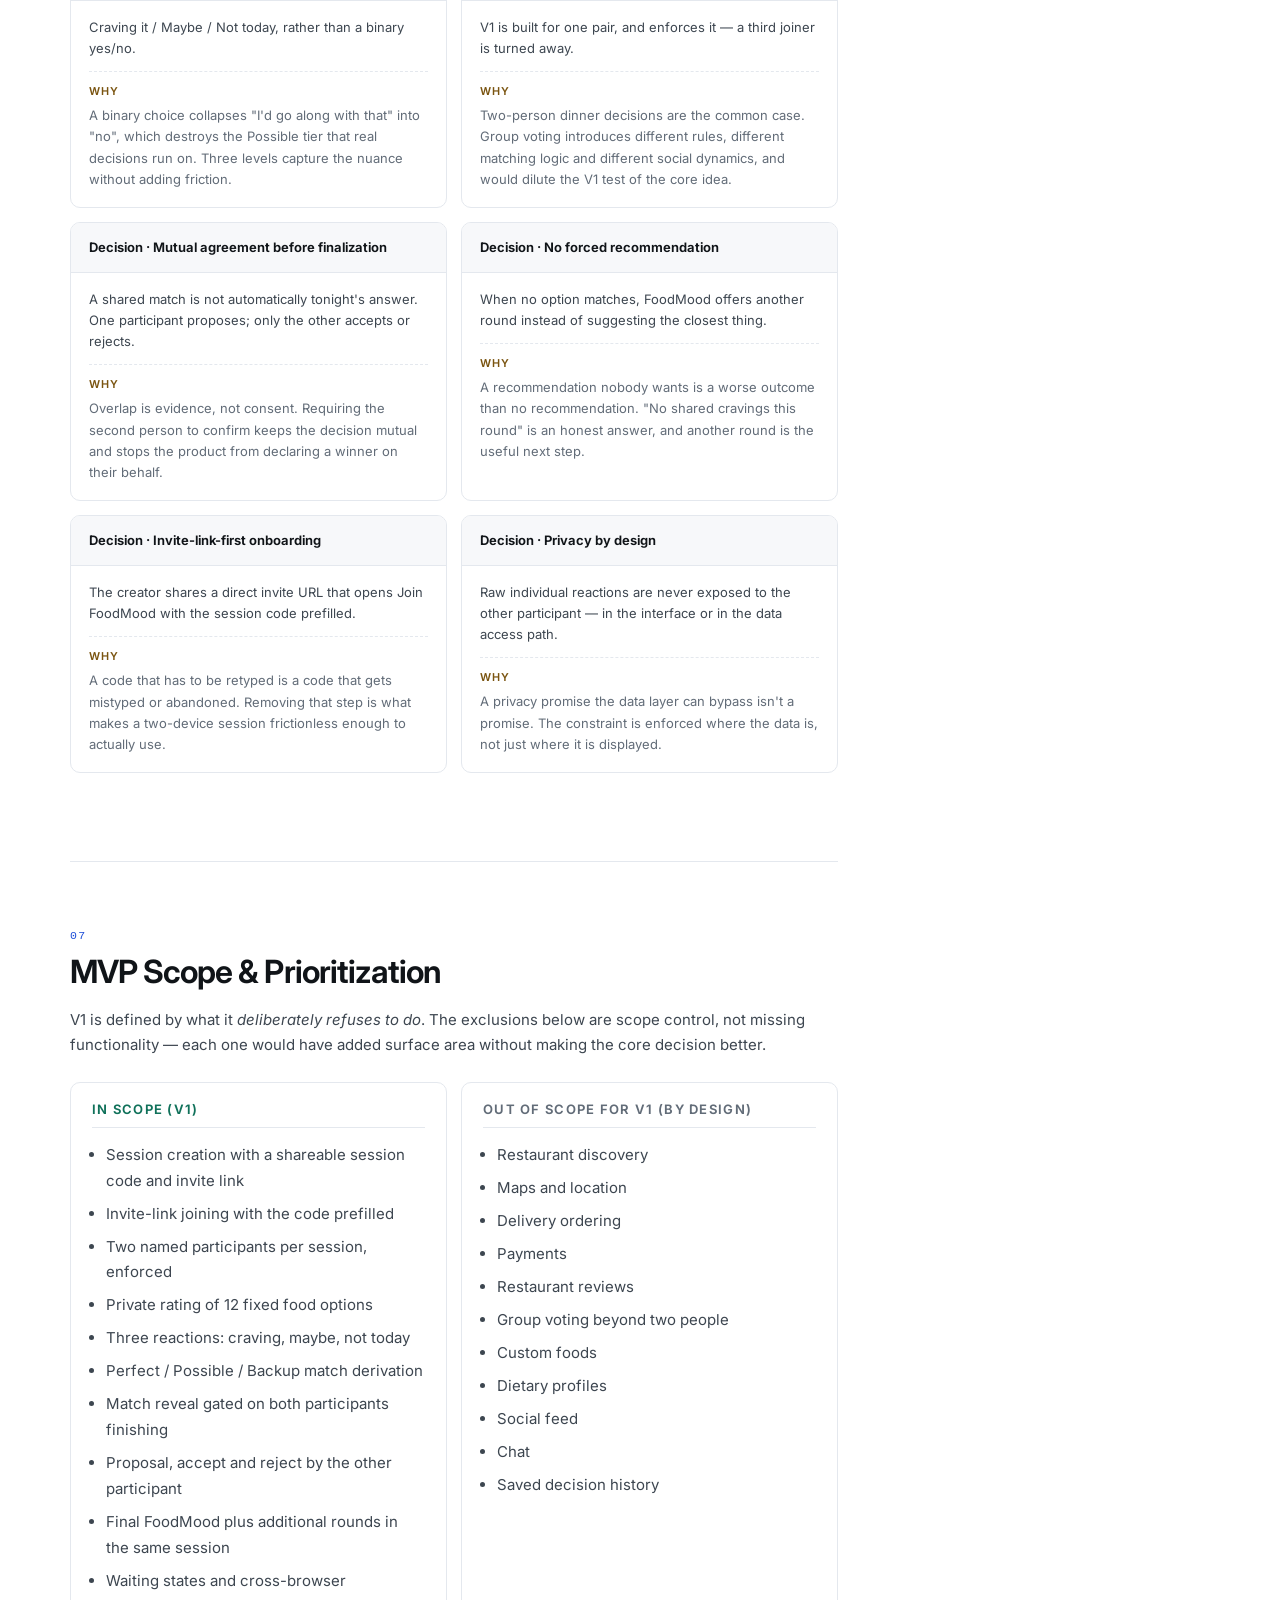
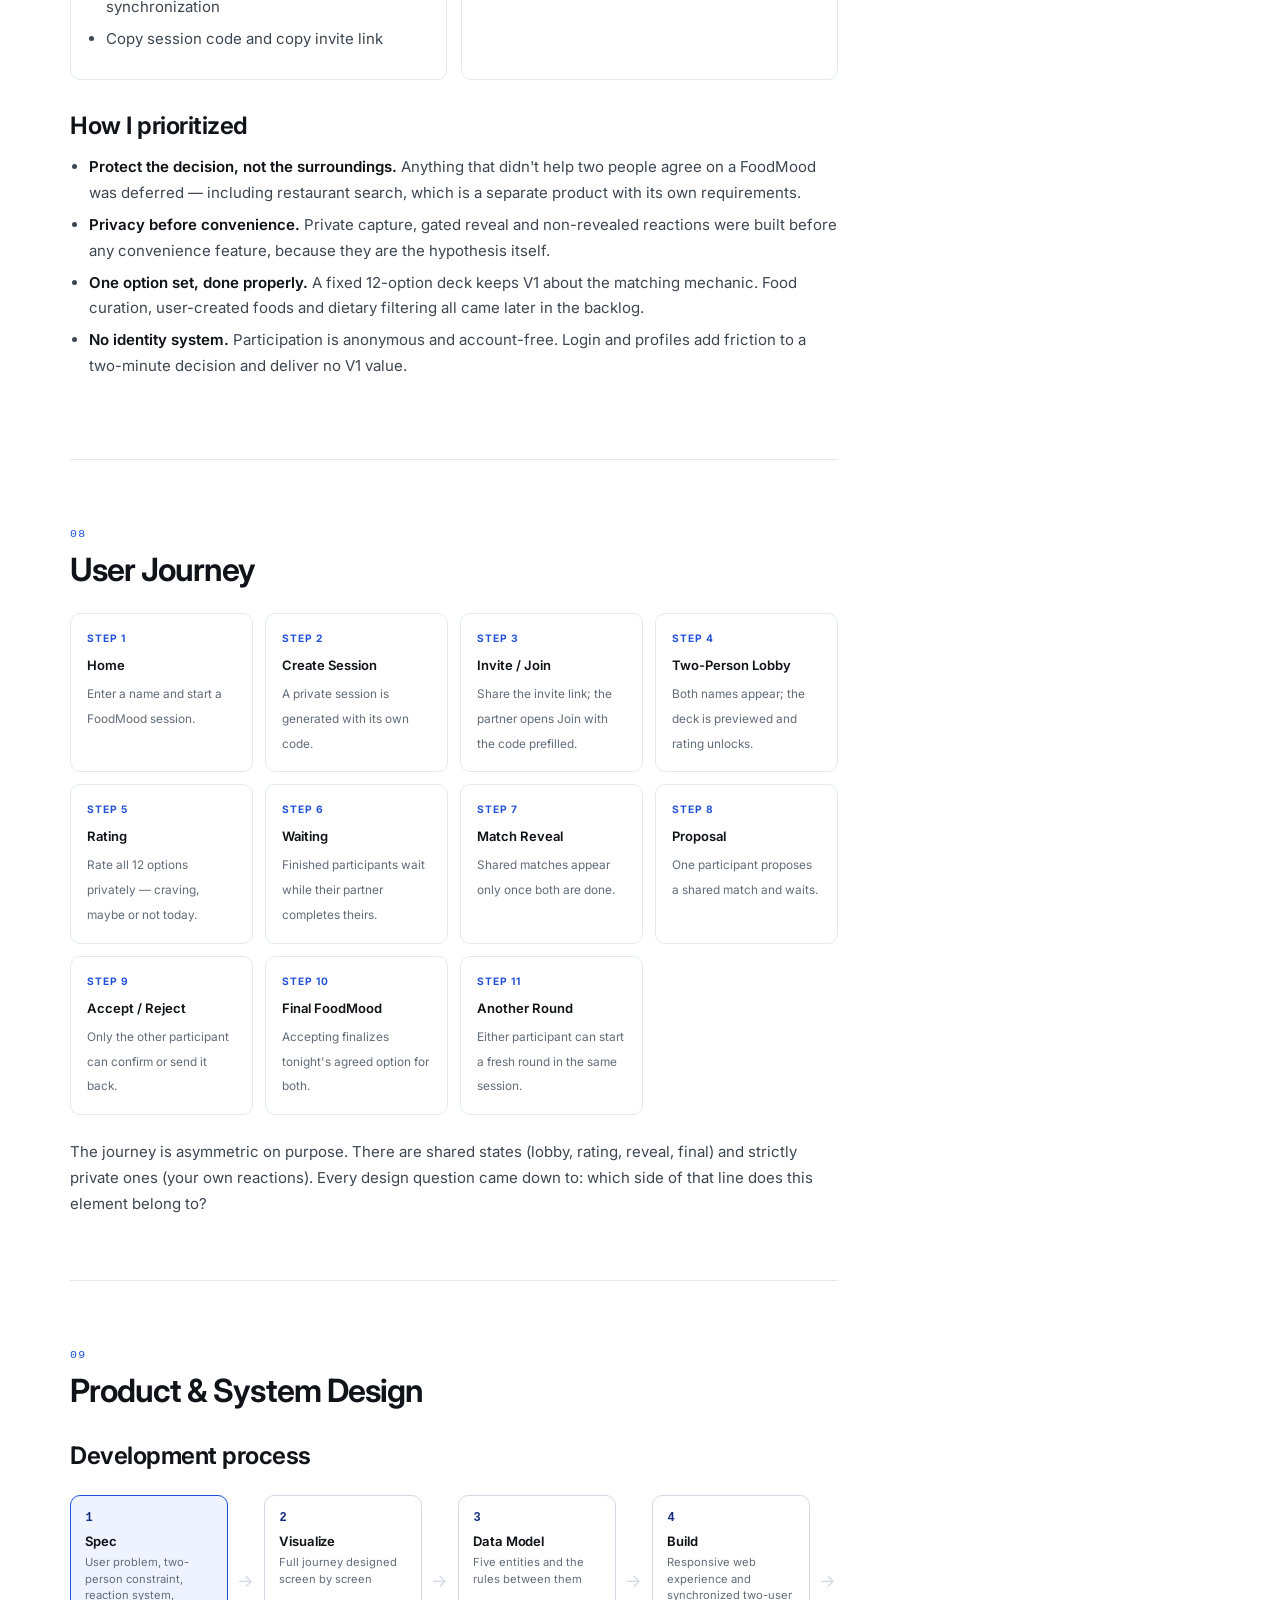
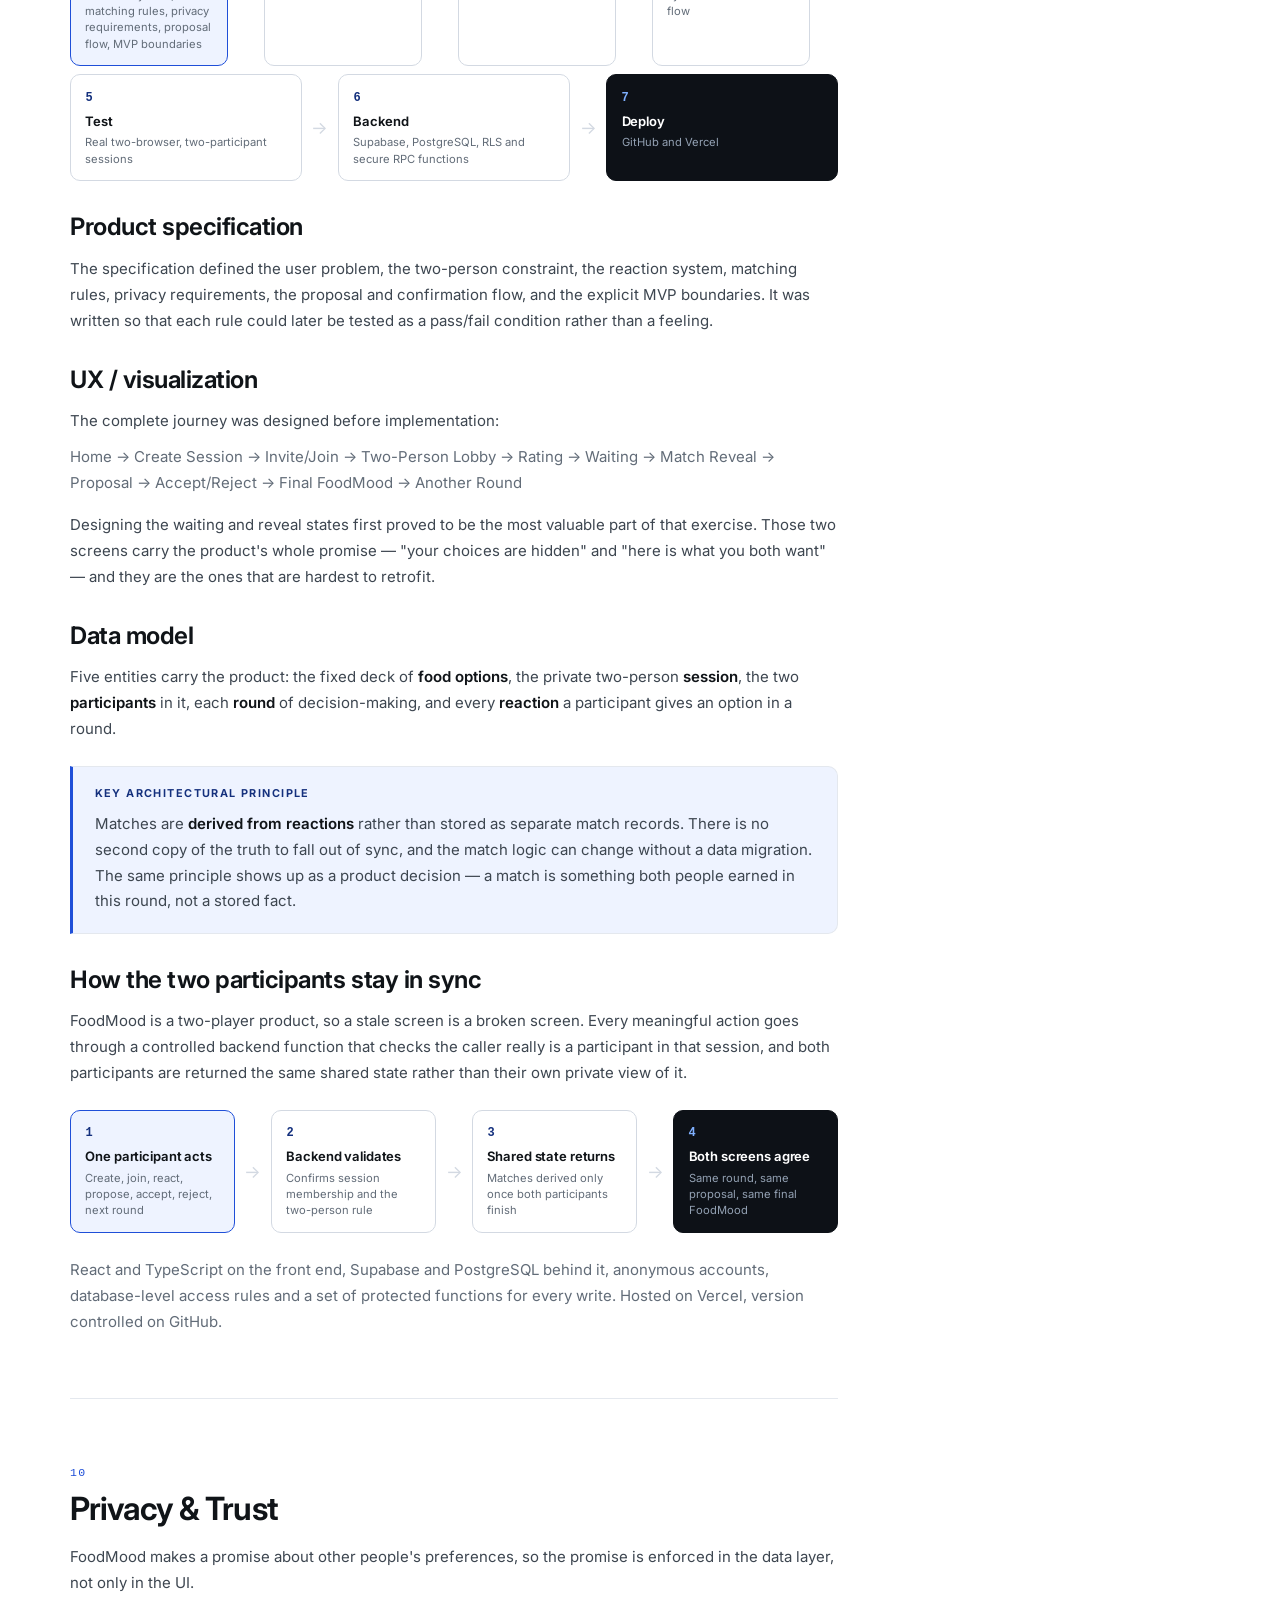
<file: case-study-foodmood.html>
<!DOCTYPE html>
<html lang="en">
<head>
  <meta charset="UTF-8" />
  <meta name="viewport" content="width=device-width, initial-scale=1.0" />

  <!-- Primary meta -->
  <title>FoodMood — Two-Person Decision Product Case Study | Abhishek Sachdeva</title>
  <meta name="description" content="Product case study: FoodMood, a privacy-first two-person food decision product. From problem framing and match logic to a deployed, two-browser-tested MVP on Supabase." />
  <meta name="author" content="Abhishek Sachdeva" />
  <link rel="canonical" href="https://abhishek-ai-product-portfolio.vercel.app/case-study-foodmood.html" />

  <!-- Open Graph -->
  <meta property="og:type" content="article" />
  <meta property="og:title" content="FoodMood — Two-Person Social Decision Product Case Study" />
  <meta property="og:description" content="A privacy-first decision product that turns 'What should we eat?' into a two-person matching experience — from private preferences to mutual matches and a confirmed FoodMood." />
  <meta property="og:url" content="https://abhishek-ai-product-portfolio.vercel.app/case-study-foodmood.html" />
  <meta property="og:image" content="https://abhishek-ai-product-portfolio.vercel.app/assets/og-image.png" />
  <meta property="og:image:width" content="1200" />
  <meta property="og:image:height" content="630" />
  <meta property="og:image:alt" content="FoodMood final screen announcing the agreed pick as tonight's FoodMood." />
  <meta property="og:site_name" content="Abhishek Sachdeva Portfolio" />

  <!-- Twitter -->
  <meta name="twitter:card" content="summary_large_image" />
  <meta name="twitter:title" content="FoodMood — Two-Person Social Decision Product Case Study" />
  <meta name="twitter:description" content="From problem framing to a deployed, two-browser-tested MVP: private preference capture, three-level reaction model and mutual match logic." />
  <meta name="twitter:image" content="https://abhishek-ai-product-portfolio.vercel.app/assets/og-image.png" />

  <!-- Icons -->
  <link rel="icon" href="assets/favicon.svg" type="image/svg+xml" />

  <!-- Fonts -->
  <link rel="preconnect" href="https://fonts.googleapis.com" />
  <link rel="preconnect" href="https://fonts.gstatic.com" crossorigin />
  <link href="https://fonts.googleapis.com/css2?family=Inter:wght@400;500;600;650;700&display=swap" rel="stylesheet" />

  <!-- Styles -->
  <link rel="stylesheet" href="css/styles.css" />
</head>
<body id="top">

  <a class="skip-link" href="#main">Skip to main content</a>

  <!-- ======================= HEADER / NAV ======================= -->
  <header class="site-header">
    <nav class="nav shell" aria-label="Primary">
      <a class="brand" href="index.html" aria-label="Abhishek Sachdeva — home">
        <span class="brand-mark" aria-hidden="true">AS</span>
        <span class="brand-text">
          <span class="brand-name">Abhishek Sachdeva</span>
          <span class="brand-role">AI Product Manager</span>
        </span>
      </a>

      <button
        class="nav-toggle"
        data-nav-toggle
        aria-expanded="false"
        aria-controls="primary-nav"
        aria-label="Open menu"
      ><span aria-hidden="true"></span></button>

      <ul class="nav-links" id="primary-nav" data-nav-menu>
        <li><a href="index.html#products">Products</a></li>
        <li><a href="index.html#capabilities">Capabilities</a></li>
        <li><a href="index.html#experience">Experience</a></li>
        <li><a href="index.html#about">About</a></li>
        <li><a href="index.html#contact">Contact</a></li>
      </ul>
    </nav>
  </header>

  <main id="main">

    <!-- ======================= CASE STUDY HERO ======================= -->
    <section class="cs-hero" aria-labelledby="cs-title">
      <div class="shell">
        <div class="cs-topbar">
          <a class="back-link" href="index.html#products" aria-label="Back to portfolio">
            <span aria-hidden="true">←</span> Back to Portfolio
          </a>
          <div class="btn-row">
            <a class="btn btn--ghost btn--sm" href="https://food-mood-ashy.vercel.app/" rel="noopener noreferrer" target="_blank">Open Live Product</a>
            <a class="btn btn--ghost btn--sm" href="https://github.com/abhee05/FoodMood" rel="noopener noreferrer" target="_blank">View GitHub</a>
          </div>
        </div>

        <span class="card-tag">Product Case Study · MVP Shipped &amp; Deployed</span>
        <h1 id="cs-title">FoodMood</h1>
        <p class="cs-subtitle">
          A real-time, two-person food decision product. Two people join one
          private session, privately react to the same 12 food options without
          seeing each other, and see only their mutual matches — then propose,
          accept or reject to agree on tonight's FoodMood. Designed, built,
          tested and deployed end-to-end as an independent portfolio product.
        </p>

        <dl class="cs-facts">
          <div>
            <dt>Product type</dt>
            <dd>Two-person social decision product</dd>
          </div>
          <div>
            <dt>Primary users</dt>
            <dd>Exactly two participants per session</dd>
          </div>
          <div>
            <dt>Status</dt>
            <dd>V1 MVP · live · deployed on Vercel</dd>
          </div>
          <div>
            <dt>Principles</dt>
            <dd>Private · Mutual · Confirmed · No forcing</dd>
          </div>
        </dl>
        <!-- Scannable narrative arc. Every value below is restated from the
             sections that follow; nothing new is claimed here. -->
        <ol class="case-arc" aria-label="Case study at a glance">
          <li>
            <p class="case-arc-step">Problem</p>
            <p class="case-arc-text">Two people cannot agree on what to eat, because the conversation collects no honest, comparable signal &mdash; and exposes every preference the moment it is stated.</p>
          </li>
          <li>
            <p class="case-arc-step">Users</p>
            <p class="case-arc-text">Exactly two participants per private session, deciding together across repeated rounds.</p>
          </li>
          <li>
            <p class="case-arc-step">Goal</p>
            <p class="case-arc-text">Collapse a negotiation into a shortlist both people can accept, without anyone conceding publicly.</p>
          </li>
          <li>
            <p class="case-arc-step">MVP</p>
            <p class="case-arc-text">12 shared options, private reactions, match reveal, propose &rarr; accept or reject, then another round.</p>
          </li>
          <li>
            <p class="case-arc-step">Decisions</p>
            <p class="case-arc-text">Matches derived from reactions and never stored; only the overlap is revealed, so nobody defends a taste.</p>
          </li>
          <li>
            <p class="case-arc-step">Outcome</p>
            <p class="case-arc-text">Deployed V1 on Vercel, synchronized across two browsers, and functionally tested end to end.</p>
          </li>
        </ol>

      </div>
    </section>

    <!-- ======================= CASE STUDY BODY ======================= -->
    <div class="shell cs-layout">

      <!-- TOC -->
      <nav class="cs-toc" aria-label="Case study contents">
        <p>Contents</p>
        <ol>
          <li><a data-toc-link href="#overview">Product Overview</a></li>
          <li><a data-toc-link href="#problem">The Problem</a></li>
          <li><a data-toc-link href="#hypothesis">Product Hypothesis</a></li>
          <li><a data-toc-link href="#how-it-works">How FoodMood Works</a></li>
          <li><a data-toc-link href="#match-logic">Match Logic</a></li>
          <li><a data-toc-link href="#decisions">Key Product Decisions</a></li>
          <li><a data-toc-link href="#mvp-scope">MVP Scope &amp; Prioritization</a></li>
          <li><a data-toc-link href="#user-journey">User Journey</a></li>
          <li><a data-toc-link href="#system-design">Product &amp; System Design</a></li>
          <li><a data-toc-link href="#privacy">Privacy &amp; Trust</a></li>
          <li><a data-toc-link href="#validation">Validation &amp; Iteration</a></li>
          <li><a data-toc-link href="#technology">Technology</a></li>
          <li><a data-toc-link href="#role">My Role &amp; Ownership</a></li>
          <li><a data-toc-link href="#outcome">V1 Outcome</a></li>
          <li><a data-toc-link href="#next">What I'd Explore Next</a></li>
        </ol>
      </nav>

      <!-- CONTENT -->
      <div class="cs-content">

        <!-- 01 Product Overview -->
        <section class="cs-section" id="overview" data-section aria-labelledby="overview-title">
          <span class="section-number">01</span>
          <h2 id="overview-title">Product Overview</h2>
          <p>
            <strong>FoodMood</strong> is a real-time, two-person decision product
            for the most common household and social decision there is: what
            should we eat tonight?
          </p>
          <p>
            The premise is simple. Two people join the same private session.
            Each one privately reacts to the same 12 food options — no swiping,
            no typing, no seeing the other person's answers. When both have
            finished, FoodMood shows only what the two of them have in common,
            ranked as Perfect, Possible or Backup matches. Either person proposes
            one of those matches; only the other person can accept or reject it.
            Accept finalizes tonight's FoodMood. Reject starts another round
            inside the same session.
          </p>
          <p>
            It is a working, deployed V1 MVP, not a concept. It is live, it
            synchronizes across two browsers, and it was functionally tested
            with real two-participant sessions.
          </p>
          <div class="chip-row" role="group" aria-label="Product tags">
            <span class="chip">Product Strategy</span>
            <span class="chip">MVP</span>
            <span class="chip">UX</span>
            <span class="chip">Real-Time Collaboration</span>
            <span class="chip">Supabase</span>
            <span class="chip">React</span>
          </div>
          <div class="btn-row" style="margin: 1.25rem 0 0.5rem">
            <a class="btn btn--accent btn--sm" href="https://food-mood-ashy.vercel.app/" rel="noopener noreferrer" target="_blank">Open Live Product</a>
            <a class="btn btn--ghost btn--sm" href="https://github.com/abhee05/FoodMood" rel="noopener noreferrer" target="_blank">View GitHub</a>
          </div>
          <div class="callout callout--note">
            <span class="callout-label">Project independence</span>
            <p>
              <strong>FoodMood is an independent portfolio product.</strong> It is
              not a Deloitte, client or employer project, and it is not associated
              with any company or client. I owned it end-to-end — problem,
              product decisions, MVP scope, validation and deployment — as
              portfolio evidence of how I take an ambiguous idea to a working
              deployed product.
            </p>
          </div>
        </section>

        <!-- 02 The Problem -->
        <section class="cs-section" id="problem" data-section aria-labelledby="problem-title">
          <span class="section-number">02</span>
          <h2 id="problem-title">The Problem</h2>
          <p>
            Choosing what to eat together is small in stakes and expensive in
            friction. The exchange usually starts with <em>"What do you want?"</em>
            — the single least productive question in a two-person decision.
          </p>
          <p>What follows is predictable:</p>
          <ul>
            <li><strong>Vague answers.</strong> "Anything", "I don't mind", "surprise me" — no information for anyone to act on.</li>
            <li><strong>Rejected suggestions.</strong> The first person suggests something specific; the second rejects it, and the suggestion carries social cost with it.</li>
            <li><strong>Endless back-and-forth.</strong> Ideas are traded one at a time, and each exchange spends attention instead of settling the decision.</li>
            <li><strong>Decision fatigue.</strong> Instead of eating, two people spend twenty minutes negotiating a dinner they will both forget by tomorrow.</li>
            <li><strong>Social pressure on preferences.</strong> People rarely say "I really want sushi" when they can see the other person already said no.</li>
          </ul>
          <div class="callout callout--problem">
            <span class="callout-label">The problem in one line</span>
            <p>
              Two people cannot agree on what to eat because the conversation
              collects <em>no honest, comparable signal</em> — and it exposes
              every preference the moment it is stated.
            </p>
          </div>
          <p>
            The underlying issue is not a lack of options. It is that preference
            is expressed <em>socially</em> rather than <em>privately</em>. People
            are honest about what they do not want far more often than they are
            honest about what they do want.
          </p>
        </section>

        <!-- 03 Hypothesis -->
        <section class="cs-section" id="hypothesis" data-section aria-labelledby="hyp-title">
          <span class="section-number">03</span>
          <h2 id="hyp-title">Product Hypothesis / Solution</h2>
          <blockquote class="callout callout--solution">
            <span class="callout-label">Product hypothesis</span>
            <p>
              If two people rate the same food options <em>privately</em>, and
              the product shows only their <em>overlap</em> — never their
              disagreement — then the decision collapses from a negotiation into
              a shortlist that both people can accept, without anyone having to
              concede publicly.
            </p>
          </blockquote>
          <p>
            FoodMood turns an open-ended conversation into a structured,
            asynchronous-feeling matching session. Each person does the same
            small amount of work in private. The product does the comparison.
            The only thing left for the two people to do is agree.
          </p>
          <p>Three structural choices carry the whole hypothesis:</p>
          <ol>
            <li><strong>Private capture.</strong> Preferences are collected where neither person can see the other's, so the answer reflects what they actually feel.</li>
            <li><strong>Overlap only.</strong> The reveal shows shared ground, not who rejected what — so nobody has to defend a taste.</li>
            <li><strong>Explicit confirmation.</strong> A shared match is not the decision. One person proposes, the other confirms.</li>
          </ol>
          <p>
            The success condition is deliberately behavioural, not vanity: two
            people reach an agreed answer without a long back-and-forth, and
            neither person feels overruled.
          </p>
        </section>

        <!-- 04 How it works -->
        <section class="cs-section" id="how-it-works" data-section aria-labelledby="works-title">
          <span class="section-number">04</span>
          <h2 id="works-title">How FoodMood Works</h2>
          <p>The session flow, end to end:</p>
          <ol class="workflow">
            <li>
              <strong>Create.</strong>
              <span>The first person enters their name and creates a FoodMood session.</span>
            </li>
            <li>
              <strong>Session generated.</strong>
              <span>FoodMood creates a private session and an invite link for it.</span>
            </li>
            <li>
              <strong>Invite.</strong>
              <span>The creator shares the invite link with one partner.</span>
            </li>
            <li>
              <strong>Join, prefilled.</strong>
              <span>The invite URL opens Join FoodMood with the session code already filled in.</span>
            </li>
            <li>
              <strong>Second participant joins.</strong>
              <span>The partner enters their name and joins the session.</span>
            </li>
            <li>
              <strong>Lobby.</strong>
              <span>Once both are present, rating can begin.</span>
            </li>
            <li>
              <strong>Private rating.</strong>
              <span>Both participants rate the same 12 food options. Each person's choices stay private.</span>
            </li>
            <li>
              <strong>Waiting state.</strong>
              <span>A finished participant waits while their partner completes their own ratings.</span>
            </li>
            <li>
              <strong>Match reveal.</strong>
              <span>Only once both are done does FoodMood reveal shared matches, ordered Perfect → Possible → Backup.</span>
            </li>
            <li>
              <strong>Proposal.</strong>
              <span>Either participant proposes one shared match and waits.</span>
            </li>
            <li>
              <strong>Accept or reject.</strong>
              <span>Only the other participant can accept or reject. Accept finalizes; reject starts another round.</span>
            </li>
            <li>
              <strong>Final FoodMood.</strong>
              <span>The agreed option is shown to both, and either can start another round.</span>
            </li>
          </ol>
          <p class="small muted">
            Rounds stay inside the same two-person session. The session is the
            container; the round is the decision attempt.
          </p>

          <div class="shots" role="group" aria-label="FoodMood product screens, captured from the deployed V1 MVP">
            <figure class="shot">
              <div class="shot-frame">
                <img src="assets/foodmood/01-create-invite-1440.webp"
                     srcset="assets/foodmood/01-create-invite-720.webp 720w, assets/foodmood/01-create-invite-1440.webp 1440w"
                     sizes="(max-width: 1024px) 100vw, 768px"
                     width="1440" height="1125"
                     loading="lazy" decoding="async"
                     alt="FoodMood creator lobby after starting a session: a join code, a shareable invite link with a Copy invite link button, one of two participants seated, and a waiting-for-your-partner state." />
              </div>
              <figcaption>
                <span class="shot-step">Step A · Create and invite</span>
                <span class="shot-label">The creator lobby — one code, one link, one seat filled</span>
                <span>Create a private two-person session and invite your partner with a direct join link.</span>
              </figcaption>
            </figure>

            <figure class="shot">
              <div class="shot-frame">
                <img src="assets/foodmood/02-direct-join-1440.webp"
                     srcset="assets/foodmood/02-direct-join-720.webp 720w, assets/foodmood/02-direct-join-1440.webp 1440w"
                     sizes="(max-width: 1024px) 100vw, 768px"
                     width="1440" height="1125"
                     loading="lazy" decoding="async"
                     alt="FoodMood join screen opened from an invite link, with the session join code already filled in, a name field, and a Join FoodMood button." />
              </div>
              <figcaption>
                <span class="shot-step">Step B · Direct join</span>
                <span class="shot-label">The invited participant lands on Join FoodMood, code already in place</span>
                <span>Invite links remove unnecessary setup — the session is already identified, so the second participant only needs to enter their name.</span>
              </figcaption>
            </figure>

            <figure class="shot">
              <div class="shot-frame">
                <img src="assets/foodmood/03-private-rating-1440.webp"
                     srcset="assets/foodmood/03-private-rating-720.webp 720w, assets/foodmood/03-private-rating-1440.webp 1440w"
                     sizes="(max-width: 1024px) 100vw, 768px"
                     width="1440" height="1125"
                     loading="lazy" decoding="async"
                     alt="FoodMood private rating screen showing option 1 of 12 with a food card and three reactions — Not today, Maybe and Craving it — under a note that choices stay 100% private until both finish." />
              </div>
              <figcaption>
                <span class="shot-step">Step C · Private rating</span>
                <span class="shot-label">Rate the same 12 options, independently</span>
                <span>Once both participants join, each person rates the same food options independently.</span>
              </figcaption>
            </figure>

            <figure class="shot">
              <div class="shot-frame">
                <img src="assets/foodmood/04-match-reveal-1440.webp"
                     srcset="assets/foodmood/04-match-reveal-720.webp 720w, assets/foodmood/04-match-reveal-1440.webp 1440w"
                     sizes="(max-width: 1024px) 100vw, 768px"
                     width="1440" height="1125"
                     loading="lazy" decoding="async"
                     alt="FoodMood match reveal listing six shared matches grouped into three tiers — two Perfect matches, two Possible matches and two Backup matches — with no individual reactions shown." />
              </div>
              <figcaption>
                <span class="shot-step">Step D · Match reveal</span>
                <span class="shot-label">Agreement only — ranked Perfect, Possible, Backup</span>
                <span>FoodMood reveals agreement, not individual reactions, and ranks mutual options as Perfect, Possible or Backup matches.</span>
              </figcaption>
            </figure>

            <figure class="shot">
              <div class="shot-frame">
                <img src="assets/foodmood/05-proposal-confirmation-1440.webp"
                     srcset="assets/foodmood/05-proposal-confirmation-720.webp 720w, assets/foodmood/05-proposal-confirmation-1440.webp 1440w"
                     sizes="(max-width: 1024px) 100vw, 768px"
                     width="1440" height="1125"
                     loading="lazy" decoding="async"
                     alt="FoodMood proposal screen showing the other participant's pick with Accept and Reject &amp; start another round controls, which only the confirming participant can act on." />
              </div>
              <figcaption>
                <span class="shot-step">Step E · Proposal and confirmation</span>
                <span class="shot-label">A mutual match still needs a second person to say yes</span>
                <span>A mutual match still requires agreement: one person proposes and the other confirms or starts another round.</span>
              </figcaption>
            </figure>

            <figure class="shot">
              <div class="shot-frame">
                <img src="assets/foodmood/06-final-foodmood-1440.webp"
                     srcset="assets/foodmood/06-final-foodmood-720.webp 720w, assets/foodmood/06-final-foodmood-1440.webp 1440w"
                     sizes="(max-width: 1024px) 100vw, 768px"
                     width="1440" height="1125"
                     loading="lazy" decoding="async"
                     alt="FoodMood final result screen announcing the agreed pick as tonight's FoodMood, labelled a unanimous craving, with a decision summary and an option to start another round." />
              </div>
              <figcaption>
                <span class="shot-step">Step F · Final FoodMood</span>
                <span class="shot-label">The decision, without exposing the rejected options</span>
                <span>A confirmed choice becomes tonight's FoodMood, completing the decision without exposing either person's rejected preferences.</span>
              </figcaption>
            </figure>
          </div>
          <p class="shot-note">
            Screens are captured from the deployed FoodMood MVP. Names shown are
            test participants used during two-browser validation.
          </p>
        </section>

        <!-- 05 Match Logic -->
        <section class="cs-section" id="match-logic" data-section aria-labelledby="match-title">
          <span class="section-number">05</span>
          <h2 id="match-title">Match Logic</h2>
          <p>
            Each participant reacts to each of the 12 options with one of three
            reactions:
          </p>
          <h3 class="sr-only">The three reactions</h3>
          <div class="point-grid">
            <div class="point-card">
              <span class="point-index">R1</span>
              <h4>Craving it</h4>
              <p>Strong positive preference. The default "yes, let's do this".</p>
            </div>
            <div class="point-card">
              <span class="point-index">R2</span>
              <h4>Maybe</h4>
              <p>Willing, not enthusiastic. Open to it if the other person is.</p>
            </div>
            <div class="point-card">
              <span class="point-index">R3</span>
              <h4>Not today</h4>
              <p>A clear, low-cost way to say no without having to explain.</p>
            </div>
          </div>
          <p>
            Once <em>both</em> participants have rated every option, matches are
            derived from the pair of reactions:
          </p>
          <table class="risk-table">
            <thead>
              <tr>
                <th scope="col">Partner A</th>
                <th scope="col">Partner B</th>
                <th scope="col">Match tier</th>
              </tr>
            </thead>
            <tbody>
              <tr>
                <td>Craving it</td>
                <td>Craving it</td>
                <td><strong>Perfect Match</strong></td>
              </tr>
              <tr>
                <td>Craving it</td>
                <td>Maybe</td>
                <td><strong>Possible Match</strong></td>
              </tr>
              <tr>
                <td>Maybe</td>
                <td>Craving it</td>
                <td><strong>Possible Match</strong></td>
              </tr>
              <tr>
                <td>Maybe</td>
                <td>Maybe</td>
                <td><strong>Backup Match</strong></td>
              </tr>
              <tr>
                <td>Not today</td>
                <td>Any reaction</td>
                <td><strong>No Match</strong></td>
              </tr>
              <tr>
                <td>Any reaction</td>
                <td>Not today</td>
                <td><strong>No Match</strong></td>
              </tr>
            </tbody>
          </table>
          <p>Two rules govern the output of that derivation:</p>
          <ul>
            <li><strong>Ordering.</strong> Matches are always presented Perfect → Possible → Backup, so the strongest agreement leads.</li>
            <li><strong>No individual reactions.</strong> A participant never sees their partner's raw reaction for any option. Only the tier result is exposed.</li>
          </ul>
          <div class="callout callout--note">
            <span class="callout-label">Derived, not stored</span>
            <p>
              Matches are calculated from reactions when they are read, not
              written as their own records. One source of truth means a match can
              never drift out of sync with the reactions it was derived from —
              see <a href="#system-design">Product &amp; System Design</a>.
            </p>
          </div>
          <p>
            <strong>Zero matches is a valid outcome.</strong> When nothing
            matches, FoodMood says so and offers another round. It does not
            nominate a least-bad option and dress it up as a recommendation.
          </p>
        </section>

        <!-- 06 Key Product Decisions -->
        <section class="cs-section" id="decisions" data-section aria-labelledby="dec-title">
          <span class="section-number">06</span>
          <h2 id="dec-title">Key Product Decisions</h2>
          <p>
            These are the choices that define FoodMood. Each one is a deliberate
            trade, not an implementation detail.
          </p>
          <div class="decision-grid">
            <div class="decision-card">
              <div class="dc-head">Decision · Private preference capture</div>
              <div class="dc-body">
                <p>Each person rates the same options without seeing, or reacting to, the other's choices.</p>
                <div class="tradeoff"><strong>Why</strong>People express their real preference far more honestly when they cannot see or react to their partner's answers. Privacy is not a nicety here — it is the mechanism that makes the input signal useful.</div>
              </div>
            </div>
            <div class="decision-card">
              <div class="dc-head">Decision · Reveal overlap, not disagreement</div>
              <div class="dc-body">
                <p>FoodMood shows what both people can agree on, rather than exposing who rejected a particular food.</p>
                <div class="tradeoff"><strong>Why</strong>"You didn't want sushi" turns a preference into a small defeat. Revealing only shared ground keeps the interaction forward-moving and removes the social cost of saying no.</div>
              </div>
            </div>
            <div class="decision-card">
              <div class="dc-head">Decision · Three-level reaction model</div>
              <div class="dc-body">
                <p>Craving it / Maybe / Not today, rather than a binary yes/no.</p>
                <div class="tradeoff"><strong>Why</strong>A binary choice collapses "I'd go along with that" into "no", which destroys the Possible tier that real decisions run on. Three levels capture the nuance without adding friction.</div>
              </div>
            </div>
            <div class="decision-card">
              <div class="dc-head">Decision · Exactly two participants for V1</div>
              <div class="dc-body">
                <p>V1 is built for one pair, and enforces it — a third joiner is turned away.</p>
                <div class="tradeoff"><strong>Why</strong>Two-person dinner decisions are the common case. Group voting introduces different rules, different matching logic and different social dynamics, and would dilute the V1 test of the core idea.</div>
              </div>
            </div>
            <div class="decision-card">
              <div class="dc-head">Decision · Mutual agreement before finalization</div>
              <div class="dc-body">
                <p>A shared match is not automatically tonight's answer. One participant proposes; only the other accepts or rejects.</p>
                <div class="tradeoff"><strong>Why</strong>Overlap is evidence, not consent. Requiring the second person to confirm keeps the decision mutual and stops the product from declaring a winner on their behalf.</div>
              </div>
            </div>
            <div class="decision-card">
              <div class="dc-head">Decision · No forced recommendation</div>
              <div class="dc-body">
                <p>When no option matches, FoodMood offers another round instead of suggesting the closest thing.</p>
                <div class="tradeoff"><strong>Why</strong>A recommendation nobody wants is a worse outcome than no recommendation. "No shared cravings this round" is an honest answer, and another round is the useful next step.</div>
              </div>
            </div>
            <div class="decision-card">
              <div class="dc-head">Decision · Invite-link-first onboarding</div>
              <div class="dc-body">
                <p>The creator shares a direct invite URL that opens Join FoodMood with the session code prefilled.</p>
                <div class="tradeoff"><strong>Why</strong>A code that has to be retyped is a code that gets mistyped or abandoned. Removing that step is what makes a two-device session frictionless enough to actually use.</div>
              </div>
            </div>
            <div class="decision-card">
              <div class="dc-head">Decision · Privacy by design</div>
              <div class="dc-body">
                <p>Raw individual reactions are never exposed to the other participant — in the interface or in the data access path.</p>
                <div class="tradeoff"><strong>Why</strong>A privacy promise the data layer can bypass isn't a promise. The constraint is enforced where the data is, not just where it is displayed.</div>
              </div>
            </div>
          </div>
        </section>

        <!-- 07 MVP Scope -->
        <section class="cs-section" id="mvp-scope" data-section aria-labelledby="scope-title">
          <span class="section-number">07</span>
          <h2 id="scope-title">MVP Scope &amp; Prioritization</h2>
          <p>
            V1 is defined by what it <em>deliberately refuses to do</em>. The
            exclusions below are scope control, not missing functionality —
            each one would have added surface area without making the core
            decision better.
          </p>
          <h3 class="sr-only">Included and excluded from V1</h3>
          <div class="scope-grid">
            <div class="scope-col is-in">
              <h4>In scope (V1)</h4>
              <ul>
                <li>Session creation with a shareable session code and invite link</li>
                <li>Invite-link joining with the code prefilled</li>
                <li>Two named participants per session, enforced</li>
                <li>Private rating of 12 fixed food options</li>
                <li>Three reactions: craving, maybe, not today</li>
                <li>Perfect / Possible / Backup match derivation</li>
                <li>Match reveal gated on both participants finishing</li>
                <li>Proposal, accept and reject by the other participant</li>
                <li>Final FoodMood plus additional rounds in the same session</li>
                <li>Waiting states and cross-browser synchronization</li>
                <li>Copy session code and copy invite link</li>
              </ul>
            </div>
            <div class="scope-col is-out">
              <h4>Out of scope for V1 (by design)</h4>
              <ul>
                <li>Restaurant discovery</li>
                <li>Maps and location</li>
                <li>Delivery ordering</li>
                <li>Payments</li>
                <li>Restaurant reviews</li>
                <li>Group voting beyond two people</li>
                <li>Custom foods</li>
                <li>Dietary profiles</li>
                <li>Social feed</li>
                <li>Chat</li>
                <li>Saved decision history</li>
              </ul>
            </div>
          </div>
          <h3>How I prioritized</h3>
          <ul>
            <li><strong>Protect the decision, not the surroundings.</strong> Anything that didn't help two people agree on a FoodMood was deferred — including restaurant search, which is a separate product with its own requirements.</li>
            <li><strong>Privacy before convenience.</strong> Private capture, gated reveal and non-revealed reactions were built before any convenience feature, because they are the hypothesis itself.</li>
            <li><strong>One option set, done properly.</strong> A fixed 12-option deck keeps V1 about the matching mechanic. Food curation, user-created foods and dietary filtering all came later in the backlog.</li>
            <li><strong>No identity system.</strong> Participation is anonymous and account-free. Login and profiles add friction to a two-minute decision and deliver no V1 value.</li>
          </ul>
        </section>

        <!-- 08 User Journey -->
        <section class="cs-section" id="user-journey" data-section aria-labelledby="journey-title">
          <span class="section-number">08</span>
          <h2 id="journey-title">User Journey</h2>
          <div class="journey">
            <div class="journey-step"><strong>Home</strong><span>Enter a name and start a FoodMood session.</span></div>
            <div class="journey-step"><strong>Create Session</strong><span>A private session is generated with its own code.</span></div>
            <div class="journey-step"><strong>Invite / Join</strong><span>Share the invite link; the partner opens Join with the code prefilled.</span></div>
            <div class="journey-step"><strong>Two-Person Lobby</strong><span>Both names appear; the deck is previewed and rating unlocks.</span></div>
            <div class="journey-step"><strong>Rating</strong><span>Rate all 12 options privately — craving, maybe or not today.</span></div>
            <div class="journey-step"><strong>Waiting</strong><span>Finished participants wait while their partner completes theirs.</span></div>
            <div class="journey-step"><strong>Match Reveal</strong><span>Shared matches appear only once both are done.</span></div>
            <div class="journey-step"><strong>Proposal</strong><span>One participant proposes a shared match and waits.</span></div>
            <div class="journey-step"><strong>Accept / Reject</strong><span>Only the other participant can confirm or send it back.</span></div>
            <div class="journey-step"><strong>Final FoodMood</strong><span>Accepting finalizes tonight's agreed option for both.</span></div>
            <div class="journey-step"><strong>Another Round</strong><span>Either participant can start a fresh round in the same session.</span></div>
          </div>
          <p>
            The journey is asymmetric on purpose. There are shared states
            (lobby, rating, reveal, final) and strictly private ones (your own
            reactions). Every design question came down to: which side of that
            line does this element belong to?
          </p>
        </section>

        <!-- 09 Product / System Design -->
        <section class="cs-section" id="system-design" data-section aria-labelledby="design-title">
          <span class="section-number">09</span>
          <h2 id="design-title">Product &amp; System Design</h2>

          <h3>Development process</h3>
          <div class="flow" role="img" aria-label="FoodMood development process">
            <div class="flow-step is-accent">
              <span class="step-num">1</span>
              <span class="step-name">Spec</span>
              <span class="step-detail">User problem, two-person constraint, reaction system, matching rules, privacy requirements, proposal flow, MVP boundaries</span>
            </div>
            <div class="flow-arrow" aria-hidden="true">→</div>
            <div class="flow-step">
              <span class="step-num">2</span>
              <span class="step-name">Visualize</span>
              <span class="step-detail">Full journey designed screen by screen</span>
            </div>
            <div class="flow-arrow" aria-hidden="true">→</div>
            <div class="flow-step">
              <span class="step-num">3</span>
              <span class="step-name">Data Model</span>
              <span class="step-detail">Five entities and the rules between them</span>
            </div>
            <div class="flow-arrow" aria-hidden="true">→</div>
            <div class="flow-step">
              <span class="step-num">4</span>
              <span class="step-name">Build</span>
              <span class="step-detail">Responsive web experience and synchronized two-user flow</span>
            </div>
            <div class="flow-arrow" aria-hidden="true">→</div>
            <div class="flow-step">
              <span class="step-num">5</span>
              <span class="step-name">Test</span>
              <span class="step-detail">Real two-browser, two-participant sessions</span>
            </div>
            <div class="flow-arrow" aria-hidden="true">→</div>
            <div class="flow-step">
              <span class="step-num">6</span>
              <span class="step-name">Backend</span>
              <span class="step-detail">Supabase, PostgreSQL, RLS and secure RPC functions</span>
            </div>
            <div class="flow-arrow" aria-hidden="true">→</div>
            <div class="flow-step is-output">
              <span class="step-num">7</span>
              <span class="step-name">Deploy</span>
              <span class="step-detail">GitHub and Vercel</span>
            </div>
          </div>

          <h3>Product specification</h3>
          <p>
            The specification defined the user problem, the two-person
            constraint, the reaction system, matching rules, privacy
            requirements, the proposal and confirmation flow, and the explicit
            MVP boundaries. It was written so that each rule could later be
            tested as a pass/fail condition rather than a feeling.
          </p>

          <h3>UX / visualization</h3>
          <p>
            The complete journey was designed before implementation:
          </p>
          <p class="small muted" style="margin-top: -0.4rem">
            Home → Create Session → Invite/Join → Two-Person Lobby → Rating →
            Waiting → Match Reveal → Proposal → Accept/Reject → Final FoodMood →
            Another Round
          </p>
          <p>
            Designing the waiting and reveal states first proved to be the most
            valuable part of that exercise. Those two screens carry the product's
            whole promise — "your choices are hidden" and "here is what you both
            want" — and they are the ones that are hardest to retrofit.
          </p>

          <h3>Data model</h3>
          <p>
            Five entities carry the product: the fixed deck of
            <strong>food options</strong>, the private two-person
            <strong>session</strong>, the two <strong>participants</strong> in
            it, each <strong>round</strong> of decision-making, and every
            <strong>reaction</strong> a participant gives an option in a round.
          </p>
          <div class="callout callout--note">
            <span class="callout-label">Key architectural principle</span>
            <p>
              Matches are <strong>derived from reactions</strong> rather than
              stored as separate match records. There is no second copy of the
              truth to fall out of sync, and the match logic can change without a
              data migration. The same principle shows up as a product decision —
              a match is something both people earned in this round, not a stored
              fact.
            </p>
          </div>

          <h3>How the two participants stay in sync</h3>
          <p>
            FoodMood is a two-player product, so a stale screen is a broken
            screen. Every meaningful action goes through a controlled backend
            function that checks the caller really is a participant in that
            session, and both participants are returned the same shared state
            rather than their own private view of it.
          </p>
          <div class="flow" role="img" aria-label="FoodMood request flow through controlled backend functions">
            <div class="flow-step is-accent">
              <span class="step-num">1</span>
              <span class="step-name">One participant acts</span>
              <span class="step-detail">Create, join, react, propose, accept, reject, next round</span>
            </div>
            <div class="flow-arrow" aria-hidden="true">→</div>
            <div class="flow-step">
              <span class="step-num">2</span>
              <span class="step-name">Backend validates</span>
              <span class="step-detail">Confirms session membership and the two-person rule</span>
            </div>
            <div class="flow-arrow" aria-hidden="true">→</div>
            <div class="flow-step">
              <span class="step-num">3</span>
              <span class="step-name">Shared state returns</span>
              <span class="step-detail">Matches derived only once both participants finish</span>
            </div>
            <div class="flow-arrow" aria-hidden="true">→</div>
            <div class="flow-step is-output">
              <span class="step-num">4</span>
              <span class="step-name">Both screens agree</span>
              <span class="step-detail">Same round, same proposal, same final FoodMood</span>
            </div>
          </div>
          <p class="flow-caption">
            React and TypeScript on the front end, Supabase and PostgreSQL behind
            it, anonymous accounts, database-level access rules and a set of
            protected functions for every write. Hosted on Vercel, version
            controlled on GitHub.
          </p>
        </section>

        <!-- 10 Privacy & Trust -->
        <section class="cs-section" id="privacy" data-section aria-labelledby="privacy-title">
          <span class="section-number">10</span>
          <h2 id="privacy-title">Privacy &amp; Trust</h2>
          <p>
            FoodMood makes a promise about other people's preferences, so the
            promise is enforced in the data layer, not only in the UI.
          </p>
          <ul>
            <li><strong>Anonymous authentication enables account-free participation.</strong> Joining a FoodMood never requires a signup, and the product still has an authenticated identity to attach to each participant.</li>
            <li><strong>Participants are associated with authenticated anonymous users.</strong> A session seat is tied to a verified identity, so actions can be attributed and validated even without a conventional account.</li>
            <li><strong>Raw reaction tables are not directly exposed to clients.</strong> Individual reactions are not readable straight from the client.</li>
            <li><strong>Access flows through controlled backend functions.</strong> The supported path is a set of secure RPC functions that validate membership before acting.</li>
            <li><strong>Session membership is validated.</strong> A caller who is not a participant in that session is refused — including on reads.</li>
            <li><strong>Individual partner reactions remain private.</strong> A participant can see shared match tiers for their own session, never the other person's reaction for a specific option.</li>
            <li><strong>Shared matches unlock only after both participants finish.</strong> Deriving matches before both are done would leak an in-progress signal about the other person's preferences.</li>
            <li><strong>Exactly two participants are enforced.</strong> The third joiner is refused, which also protects participants from being added to a session without their intent.</li>
            <li><strong>Only the other participant can respond to a proposal.</strong> The proposer cannot accept their own proposal — confirmation has to come from the second person.</li>
          </ul>
          <div class="callout callout--solution">
            <span class="callout-label">Why this matters for the product</span>
            <p>
              Privacy is the mechanism, not a compliance footnote. People express
              a real preference only when doing so costs nothing socially. If raw
              reactions leaked, the input signal would degrade immediately — and
              with it, the quality of every match the product shows.
            </p>
          </div>
        </section>

        <!-- 11 Validation -->
        <section class="cs-section" id="validation" data-section aria-labelledby="validation-title">
          <span class="section-number">11</span>
          <h2 id="validation-title">Validation &amp; Iteration</h2>
          <p>
            V1 was functionally tested using real two-browser, two-participant
            sessions — the only honest way to test a product whose entire value
            is what two separate people see at the same time.
          </p>
          <p>Validated flows:</p>
          <h3 class="sr-only">Validated flows</h3>
          <div class="point-grid">
            <div class="point-card"><span class="point-index">T01</span><h4>Session creation</h4><p>A name produces a session with a code and invite link.</p></div>
            <div class="point-card"><span class="point-index">T02</span><h4>Direct invite-link joining</h4><p>The invite URL opens Join FoodMood with the session code prefilled.</p></div>
            <div class="point-card"><span class="point-index">T03</span><h4>Participant names</h4><p>Both names appear in the lobby so each person knows who they are paired with.</p></div>
            <div class="point-card"><span class="point-index">T04</span><h4>Exactly two participants</h4><p>A third participant is refused; the two-person model holds.</p></div>
            <div class="point-card"><span class="point-index">T05</span><h4>Private independent ratings</h4><p>One browser's reactions never appear in the other's view.</p></div>
            <div class="point-card"><span class="point-index">T06</span><h4>12-option completion</h4><p>The full deck is rated before the round can complete.</p></div>
            <div class="point-card"><span class="point-index">T07</span><h4>Cross-browser synchronization</h4><p>Two browsers converge on the same round state without manual refresh.</p></div>
            <div class="point-card"><span class="point-index">T08</span><h4>Waiting states</h4><p>A finished participant waits, and is told why, until their partner finishes.</p></div>
            <div class="point-card"><span class="point-index">T09</span><h4>Match calculation</h4><p>Perfect, Possible and Backup tiers derive from the paired reactions.</p></div>
            <div class="point-card"><span class="point-index">T10</span><h4>Match reveal</h4><p>Matches appear only after both participants complete their ratings.</p></div>
            <div class="point-card"><span class="point-index">T11</span><h4>Proposal creation</h4><p>Either participant can propose one shared match.</p></div>
            <div class="point-card"><span class="point-index">T12</span><h4>Proposal synchronization</h4><p>The other participant sees the pending proposal in their own browser.</p></div>
            <div class="point-card"><span class="point-index">T13</span><h4>Accept flow</h4><p>Accepting finalizes tonight's FoodMood for both participants.</p></div>
            <div class="point-card"><span class="point-index">T14</span><h4>Reject / another round</h4><p>Rejecting does not end the session; it opens a fresh round.</p></div>
            <div class="point-card"><span class="point-index">T15</span><h4>Final FoodMood sync</h4><p>The final agreed option appears on both screens.</p></div>
            <div class="point-card"><span class="point-index">T16</span><h4>Multiple rounds</h4><p>Several rounds can run inside one two-person session.</p></div>
            <div class="point-card"><span class="point-index">T17</span><h4>Copy invite link</h4><p>Copying the invite link produces a usable join URL.</p></div>
          </div>
          <div class="callout callout--note">
            <span class="callout-label">On what these results are</span>
            <p>
              This is a list of the flows I validated, not a set of usage,
              adoption or satisfaction metrics. FoodMood has no user base behind
              it — it is a portfolio product built to prove that I can specify,
              build, test and deploy a real product. Inventing completion rates or
              user counts here would be the easiest way to lose the credibility
              the rest of this portfolio depends on.
            </p>
          </div>
          <h3>Iteration</h3>
          <p>
            Testing surfaced and drove refinements rather than new features: the
            prefilled join flow came directly out of onboarding friction, the
            "choices are hidden" reassurance was added to the waiting screen once
            it was clear that silence was being read as a bug, and the
            proposer-waits state was made explicit so a pending proposal is never
            mistaken for a stalled app.
          </p>
        </section>

        <!-- 12 Technology -->
        <section class="cs-section" id="technology" data-section aria-labelledby="tech-title">
          <span class="section-number">12</span>
          <h2 id="tech-title">Technology</h2>
          <p>
            The stack was chosen to prove the product works end-to-end without
            turning the case study into an engineering showcase. It is
            deliberately short and boring in the right places.
          </p>
          <ul class="source-list">
            <li><span class="source-type">Front</span><span><strong>React + TypeScript (Vite)</strong><br />A typed, multi-state session flow where the interface has to stay honest about two different people's view of the same round.</span></li>
            <li><span class="source-type is-internal">Back</span><span><strong>Supabase (PostgreSQL)</strong><br />Managed database, anonymous sign-in and live session state, so two browsers agree without either of them polling a server.</span></li>
            <li><span class="source-type is-internal">Back</span><span><strong>Database-level access rules and protected functions</strong><br />Privacy is enforced where the data lives, not in the interface — participants are verified before any reaction, proposal or match is readable.</span></li>
            <li><span class="source-type">Deploy</span><span><strong>GitHub + Vercel</strong><br />Version-controlled source and a public URL the product can actually be judged on.</span></li>
          </ul>
          <p class="small muted">
            The stack was chosen to keep the case study about product decisions.
            Where a simpler choice existed, I took it.
          </p>
          <h3>How I worked</h3>
          <ul>
            <li><strong>Google Stitch</strong> — UX exploration and wireframing during the visualization stage.</li>
            <li><strong>Cursor / OpenCode</strong> — implementation support and debugging.</li>
            <li><strong>AI-assisted development</strong> — used as an implementation and troubleshooting accelerator, never as the source of a product rule.</li>
          </ul>
          <div class="callout callout--warn">
            <span class="callout-label">Credit where it is due</span>
            <p>
              AI tooling accelerated implementation and problem-solving. The
              product decisions in this case study — the two-person constraint,
              private capture, the three-level reaction model, match derivation,
              the proposal/confirmation rule, and the MVP boundaries — were
              product decisions, made deliberately, and are mine.
            </p>
          </div>
        </section>

        <!-- 13 Role -->
        <section class="cs-section" id="role" data-section aria-labelledby="role-title">
          <span class="section-number">13</span>
          <h2 id="role-title">My Role &amp; Ownership</h2>
          <p>
            I owned FoodMood end-to-end as an independent portfolio product. The
            implementation exists to demonstrate that ownership — the code is the
            evidence, not the contribution.
          </p>
          <h3 class="sr-only">What I owned</h3>
          <div class="point-grid">
            <div class="point-card"><span class="point-index">Own</span><h4>Problem framing</h4><p>Defining whose problem this is and why the existing conversation fails at it.</p></div>
            <div class="point-card"><span class="point-index">Own</span><h4>User journey</h4><p>The full path from session creation to a confirmed FoodMood.</p></div>
            <div class="point-card"><span class="point-index">Own</span><h4>MVP definition</h4><p>What V1 includes, and — more importantly — what it refuses to include.</p></div>
            <div class="point-card"><span class="point-index">Own</span><h4>Product requirements</h4><p>Testable requirement statements for every rule in the product.</p></div>
            <div class="point-card"><span class="point-index">Own</span><h4>Feature prioritization</h4><p>Judging every candidate feature against the core decision loop.</p></div>
            <div class="point-card"><span class="point-index">Own</span><h4>User stories &amp; acceptance logic</h4><p>Each flow expressed as a story with pass/fail acceptance conditions.</p></div>
            <div class="point-card"><span class="point-index">Own</span><h4>Matching rules</h4><p>The reaction model, tier definitions, ordering and the gated reveal.</p></div>
            <div class="point-card"><span class="point-index">Own</span><h4>Privacy requirements</h4><p>What must never be exposed, and the rule that enforces it.</p></div>
            <div class="point-card"><span class="point-index">Own</span><h4>UX decisions</h4><p>Every screen, state and message — including the waiting and reveal states.</p></div>
            <div class="point-card"><span class="point-index">Own</span><h4>Data-model decisions</h4><p>The five entities, their relationships, and deriving matches rather than storing them.</p></div>
            <div class="point-card"><span class="point-index">Own</span><h4>Functional validation</h4><p>Running real two-participant sessions across two browsers.</p></div>
            <div class="point-card"><span class="point-index">Own</span><h4>Iterative testing</h4><p>Turning what testing exposed into refined flows and states.</p></div>
            <div class="point-card"><span class="point-index">Own</span><h4>Deployment coordination</h4><p>Getting the MVP live and verifiable at a public URL.</p></div>
          </div>
          <div class="callout callout--solution">
            <span class="callout-label">What this demonstrates</span>
            <p>
              Taking a digital product from ambiguity to a working, deployed MVP:
              framing an underspecified idea, cutting it down to something provable,
              writing the rules precisely enough to test, building it, breaking it
              in two browsers, fixing what breaks, and shipping it. That loop is
              the capability I want to bring to an AI product team.
            </p>
          </div>
          <p class="small muted">
            FoodMood is an independent portfolio product. It is not associated
            with Deloitte or any other employer, client or company.
          </p>
        </section>

        <!-- 14 Outcome -->
        <section class="cs-section" id="outcome" data-section aria-labelledby="outcome-title">
          <span class="section-number">14</span>
          <h2 id="outcome-title">V1 Outcome</h2>
          <p>
            V1 reached its actual goal: a <strong>working, deployed two-person
            MVP with the complete decision journey validated across two browser
            sessions</strong>.
          </p>
          <ul>
            <li><strong>It ships and it runs.</strong> Live and usable at <a href="https://food-mood-ashy.vercel.app/" rel="noopener noreferrer" target="_blank">food-mood-ashy.vercel.app</a>, with source on <a href="https://github.com/abhee05/FoodMood" rel="noopener noreferrer" target="_blank">GitHub</a>.</li>
            <li><strong>The core decision loop works end to end.</strong> Create → invite → join → rate privately → reveal matches → propose → accept → tonight's FoodMood → another round.</li>
            <li><strong>The privacy model works, not just the privacy promise.</strong> Individual reactions are never exposed, and matches unlock only after both participants finish.</li>
            <li><strong>Two real participants, two browsers, one session.</strong> State stays synchronized without a manual refresh, and multiple rounds run without re-onboarding.</li>
            <li><strong>Seventeen validated flows</strong> covering the session from creation through finalization.</li>
          </ul>
          <div class="callout callout--warn">
            <span class="callout-label">What I am not claiming</span>
            <p>
              No user numbers, adoption, revenue, satisfaction scores, conversion
              or time-saved figures are claimed for FoodMood. It has not been
              piloted with an audience, so there is no evidence base for any of
              them — the outcome claimed here is a working, validated product,
              not a proven commercial one. Every item in the next section is a
              hypothesis, not shipped functionality.
            </p>
          </div>
        </section>

        <!-- 15 Next -->
        <section class="cs-section" id="next" data-section aria-labelledby="next-title">
          <span class="section-number">15</span>
          <h2 id="next-title">What I'd Explore Next</h2>
          <div class="callout callout--note">
            <span class="callout-label">Future hypotheses — not built</span>
            <p>
              Everything in this section is a <strong>hypothesis for a future
              version</strong>. None of it is implemented in V1, and none of it
              should be read as current functionality.
            </p>
          </div>
          <ul>
            <li><strong>Lightweight dietary and preference filters</strong> — narrow the deck by a few coarse constraints (vegetarian, no shellfish, budget band) so a round cannot be lost to an option that was never viable. Deliberately coarse: profile-building is not the point.</li>
            <li><strong>Expanded food option sets</strong> — more than 12 options, and option sets shaped by time of day or occasion, once there is evidence that a larger deck improves match rates rather than just adding scrolling.</li>
            <li><strong>Group decision mode</strong> — extend beyond two participants. This requires rethinking the matching rule itself (how many "maybe"s still count as a match?), not just raising a participant limit.</li>
            <li><strong>Restaurant discovery after a FoodMood is selected</strong> — once the pair has agreed on a cuisine, help them find somewhere to eat it. This is a separate product surface and would be added only behind the decision, never before it.</li>
            <li><strong>Product analytics</strong> — session completion, match rate, decision completion, and how often pairs run additional rounds. These are the metrics that would tell me whether the matching mechanic actually shortens the decision, which right now is my hypothesis rather than my evidence.</li>
          </ul>
          <p>
            The order matters more than the list. Filters and option-set
            expansion attack the <em>quality</em> of a match; analytics tells me
            whether any of it works; group mode is a different product. Only
            after analytics exists would I claim which of these is worth building.
          </p>
        </section>

        <!-- END CTA -->
        <section class="cs-end" aria-labelledby="end-title">
          <h2 id="end-title">The point of this build</h2>
          <p>
            A second working product, built to show the same thing from a
            different angle: taking an ambiguous product idea, cutting it to
            something provable, writing the rules precisely, testing it with two
            participants across two browsers, and shipping it.
          </p>
          <div class="btn-row" style="justify-content: center">
            <a class="btn btn--accent" href="https://food-mood-ashy.vercel.app/" rel="noopener noreferrer" target="_blank">Open Live Product</a>
            <a class="btn btn--ghost" href="https://github.com/abhee05/FoodMood" rel="noopener noreferrer" target="_blank">View GitHub</a>
            <a class="btn btn--ghost" href="case-study-regulatory-copilot.html">Read the other case study</a>
          </div>
        </section>

      </div>
    </div>
  </main>

  <!-- ======================= FOOTER ======================= -->
  <footer class="site-footer">
    <div class="shell footer-inner">
      <p>© <span data-year>2026</span> Abhishek Sachdeva · AI Product Portfolio</p>
      <nav class="footer-nav" aria-label="Footer">
        <a href="index.html#capabilities">Capabilities</a>
        <a href="index.html#experience">Experience</a>
        <a href="index.html#about">About</a>
        <a href="index.html#products">AI Products</a>
        <a href="case-study-foodmood.html" aria-current="page">FoodMood Case Study</a>
        <a href="index.html#contact">Contact</a>
      </nav>
    </div>
  </footer>

  <script src="js/main.js"></script>
</body>
</html>
</file>
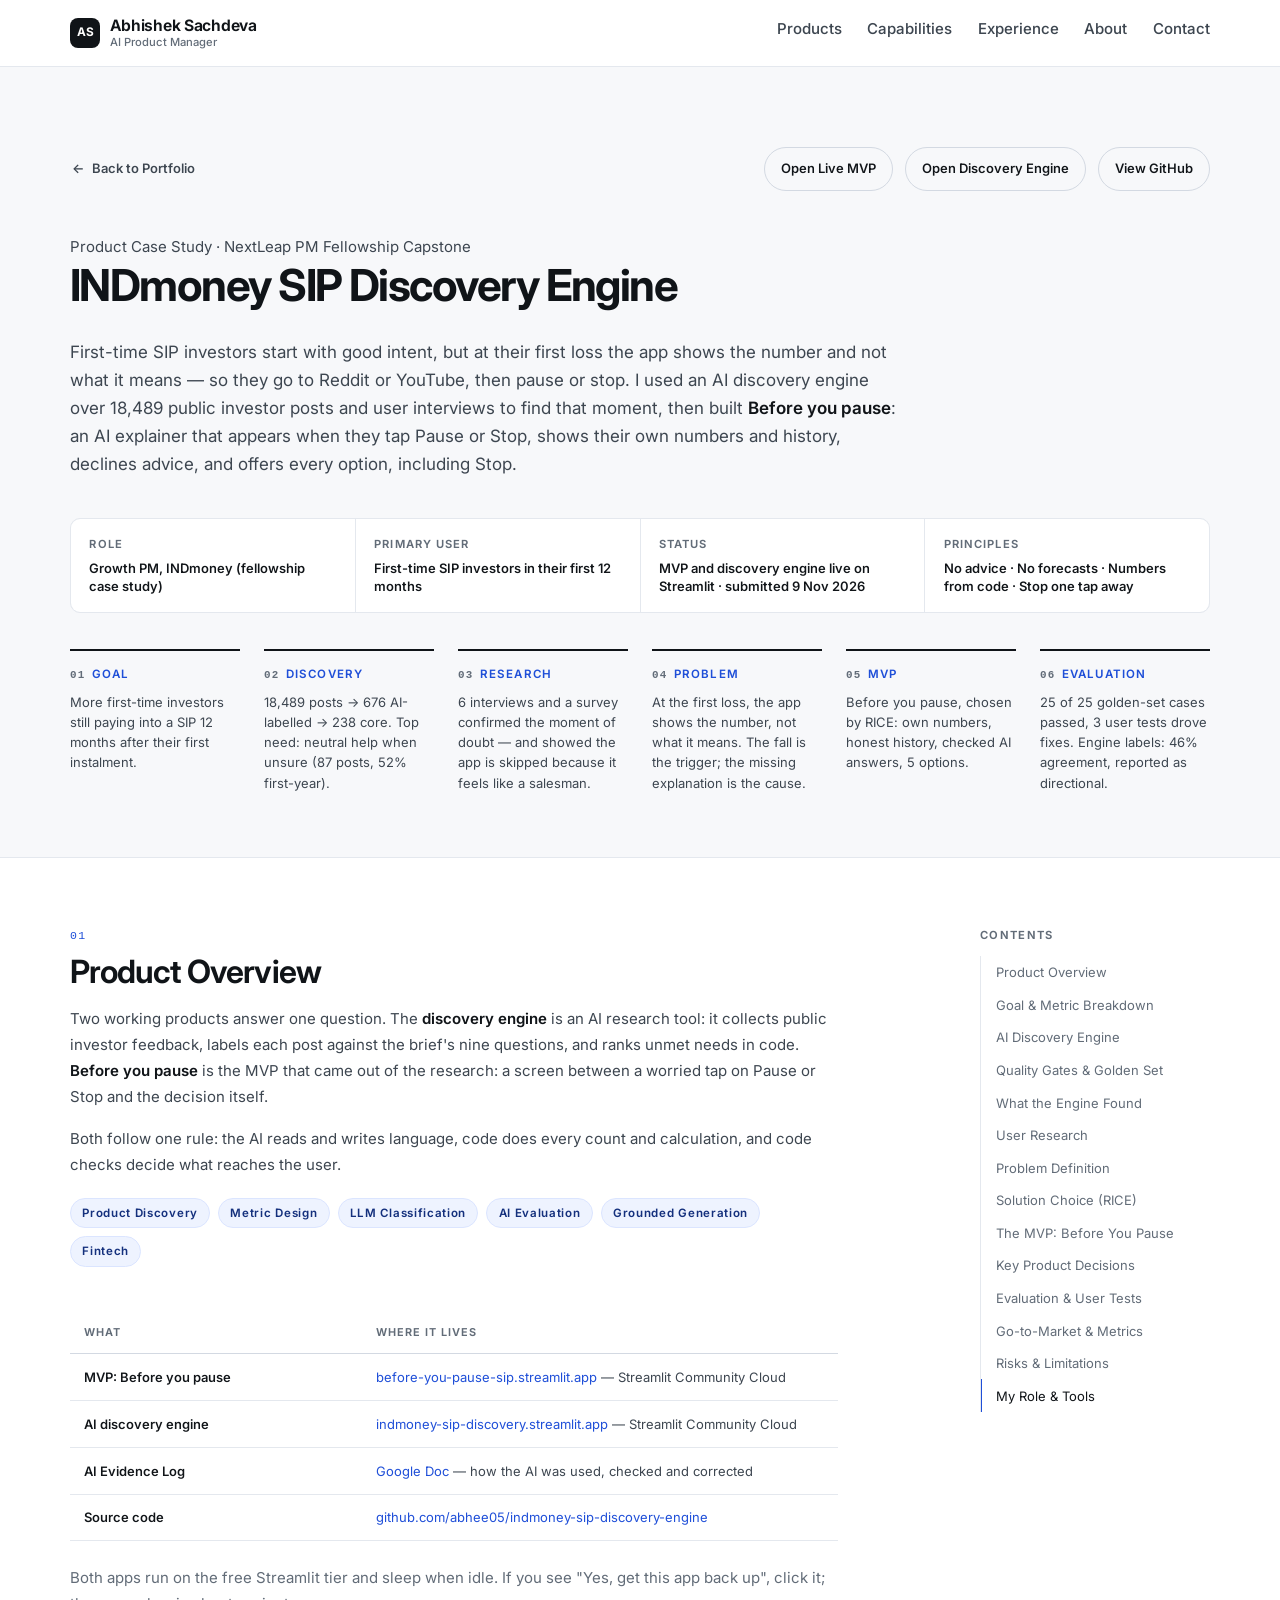
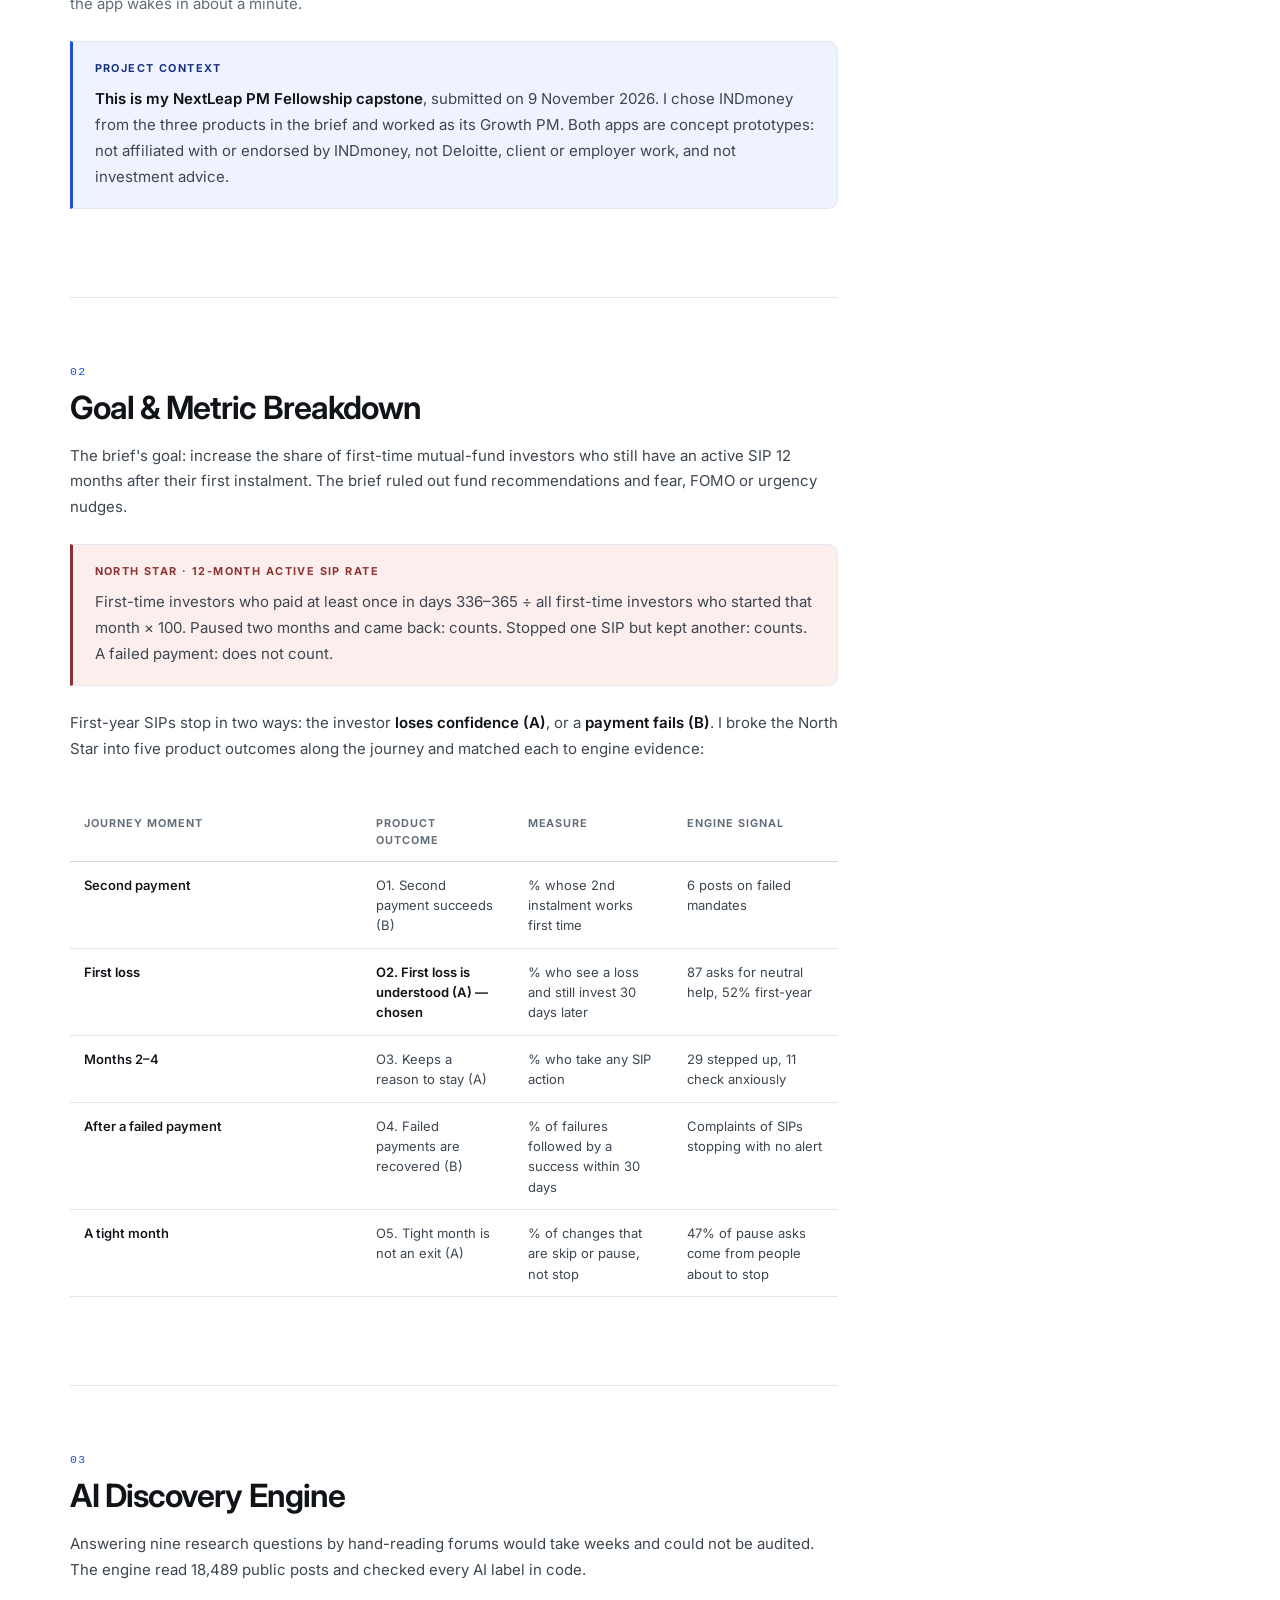
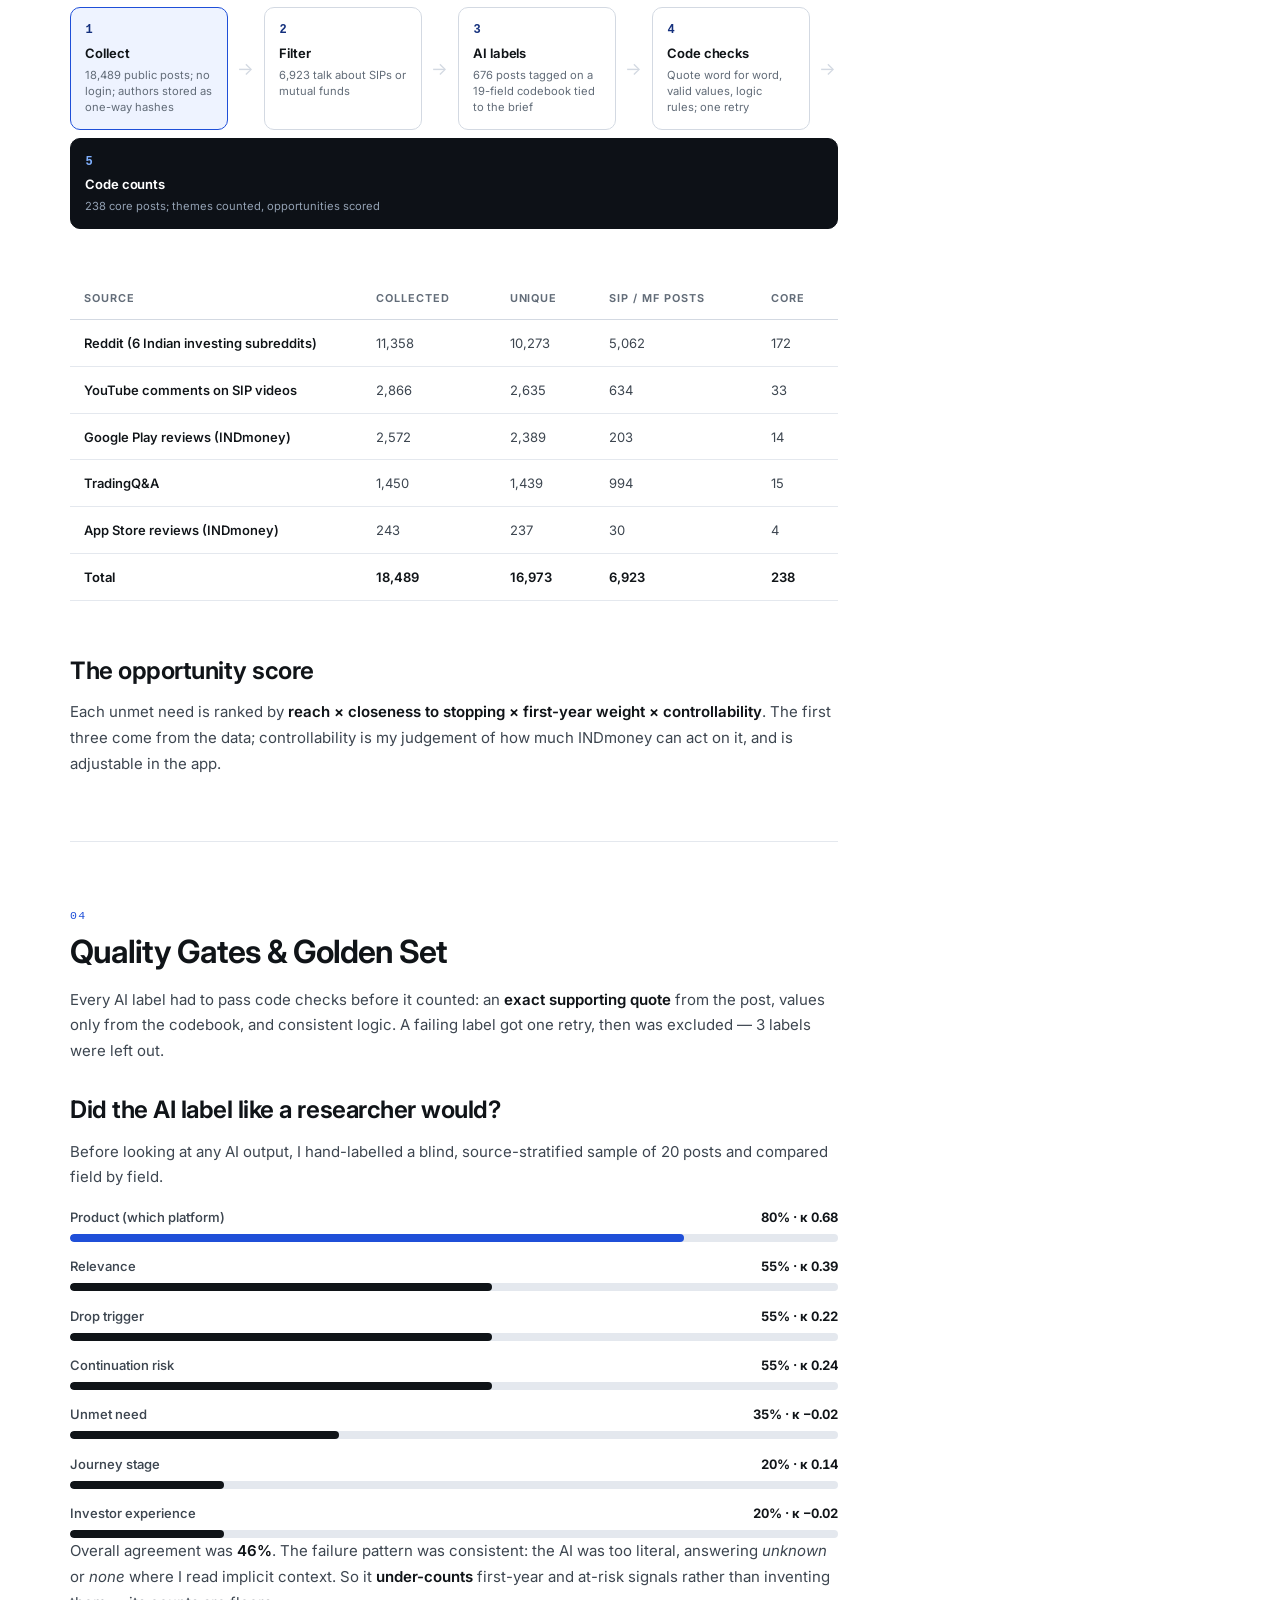
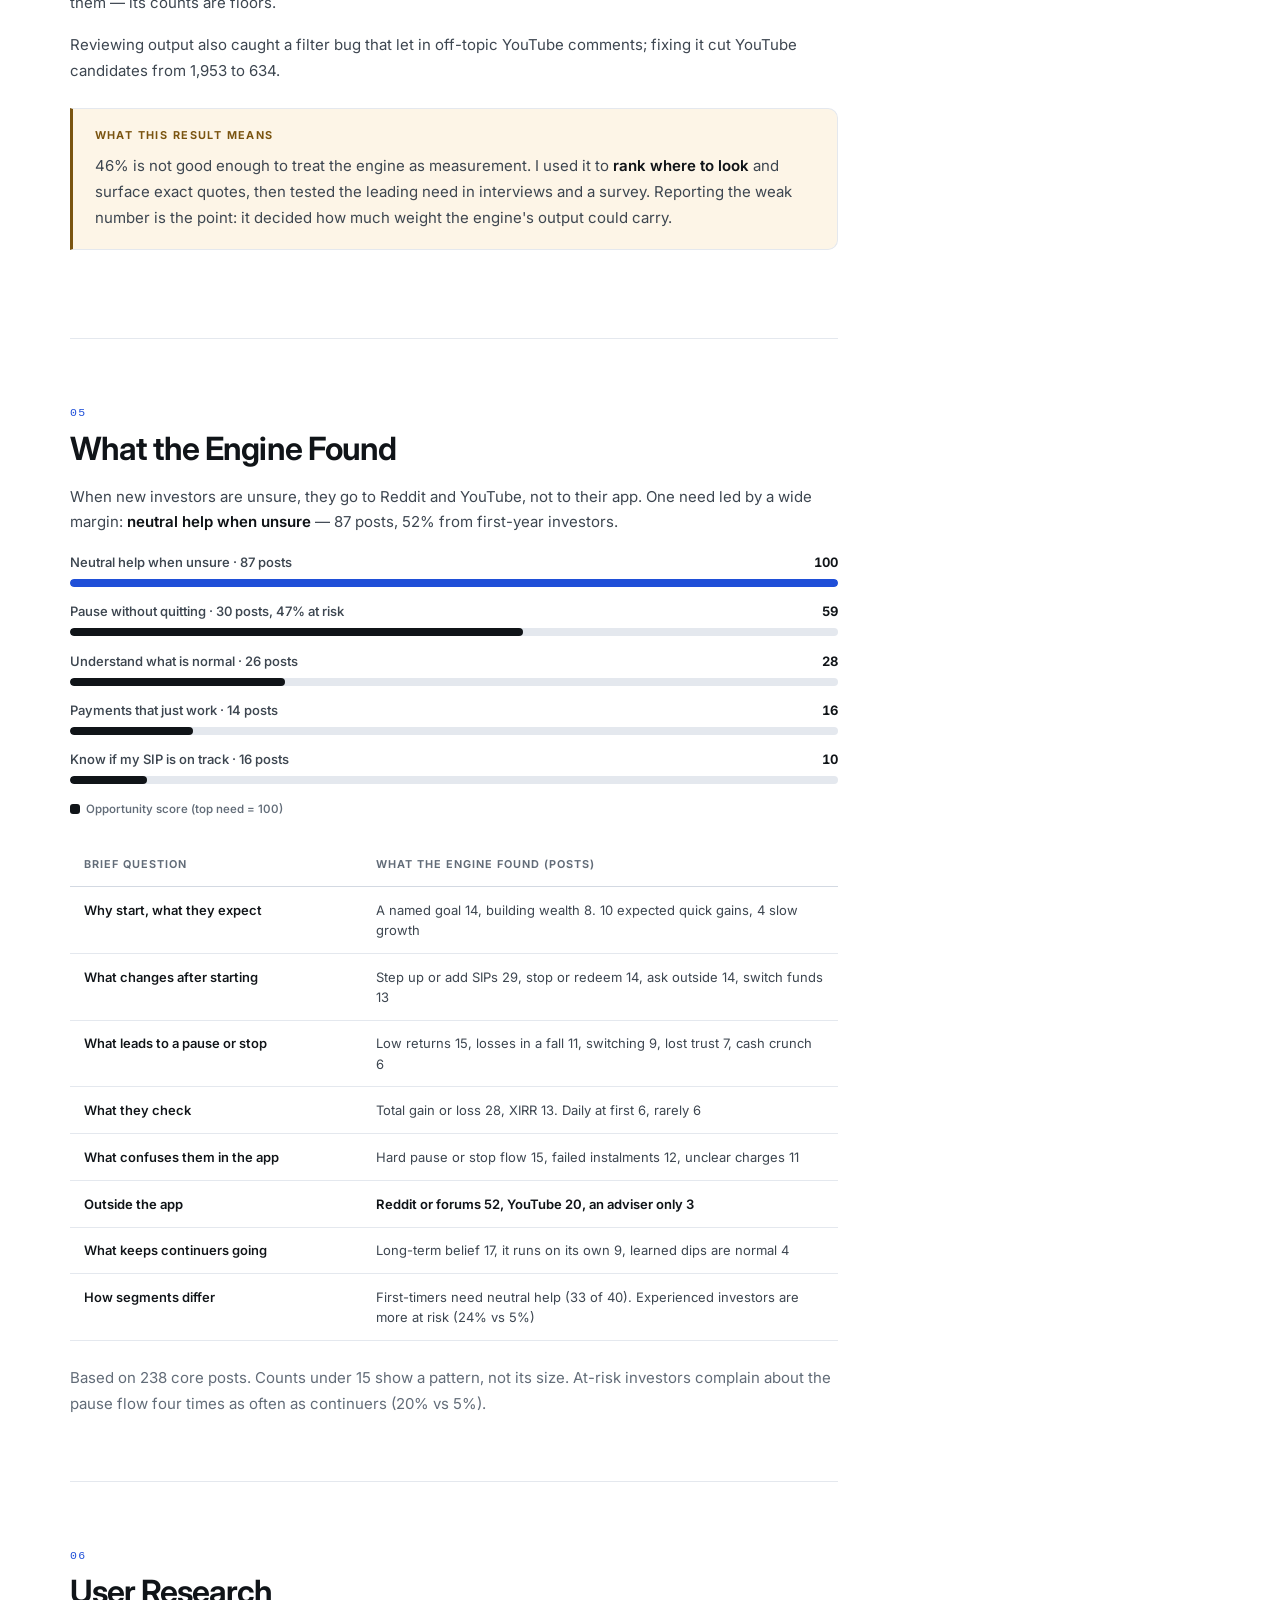
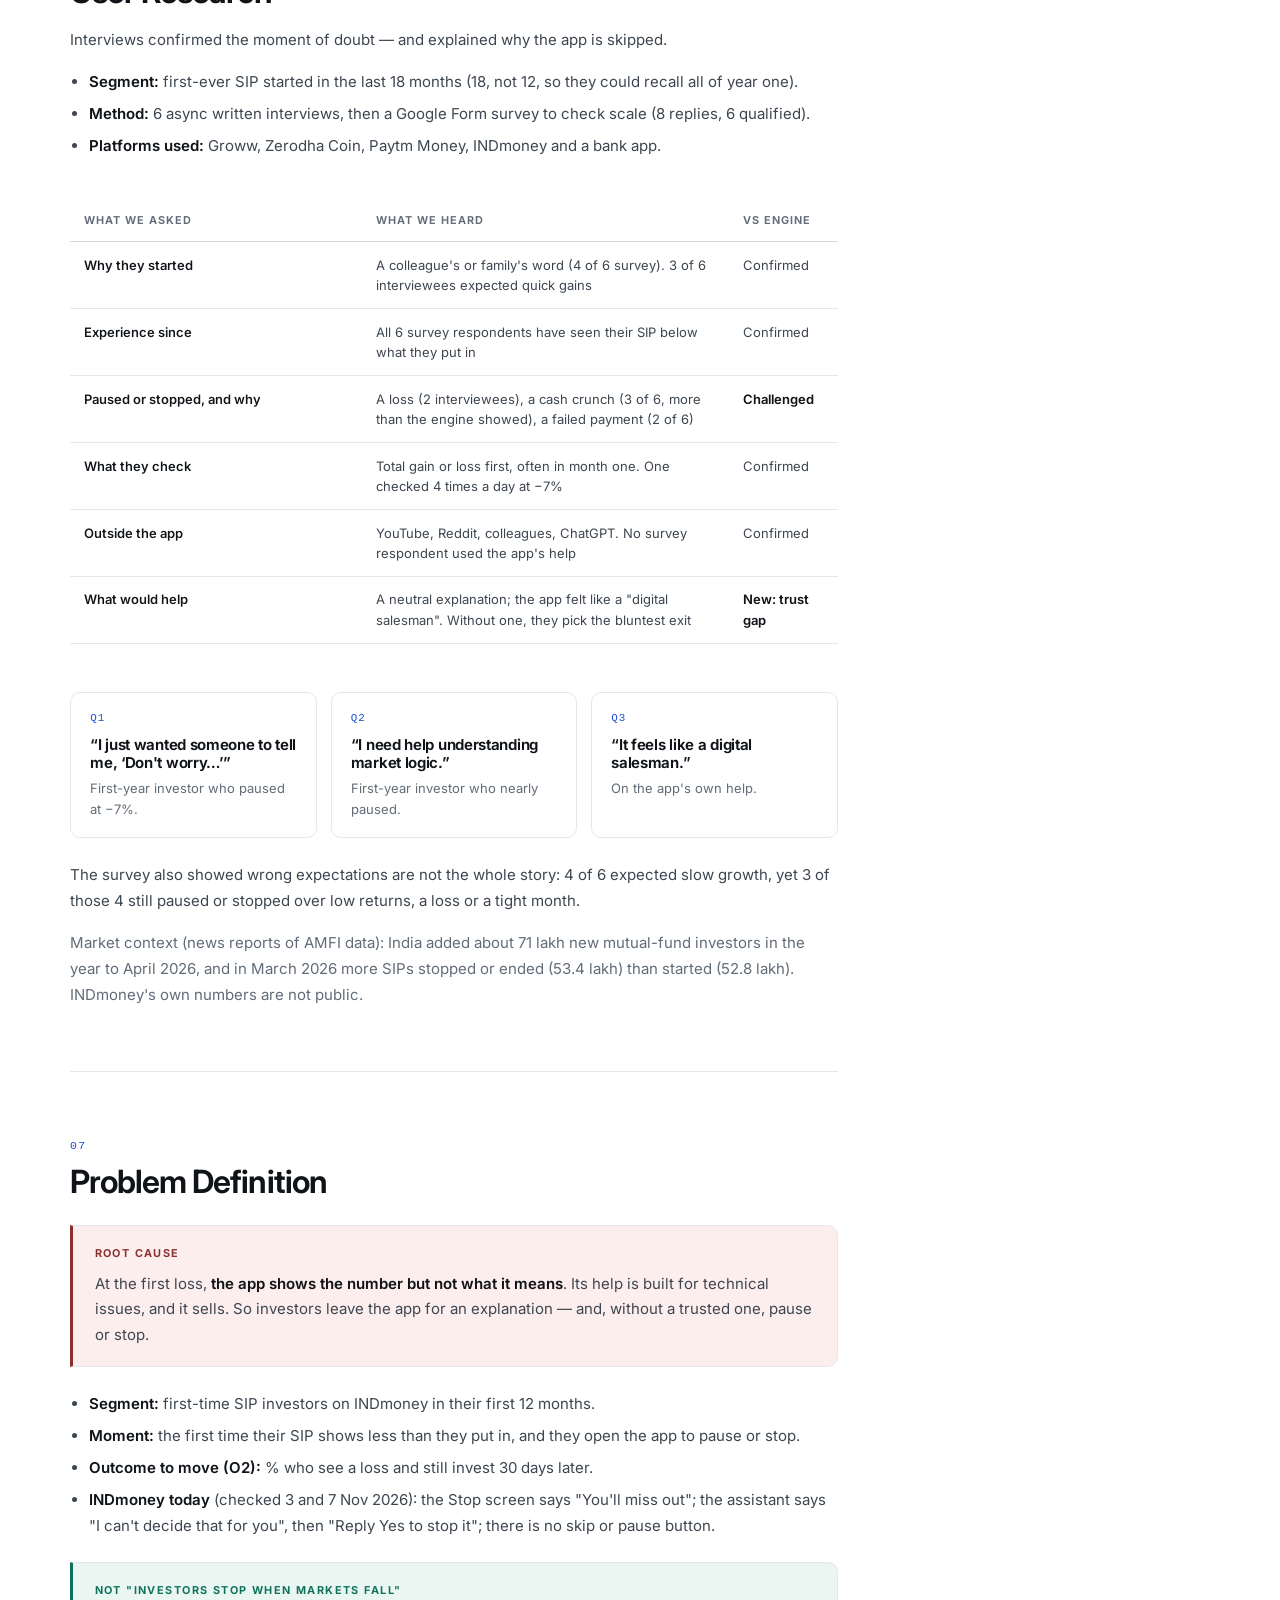
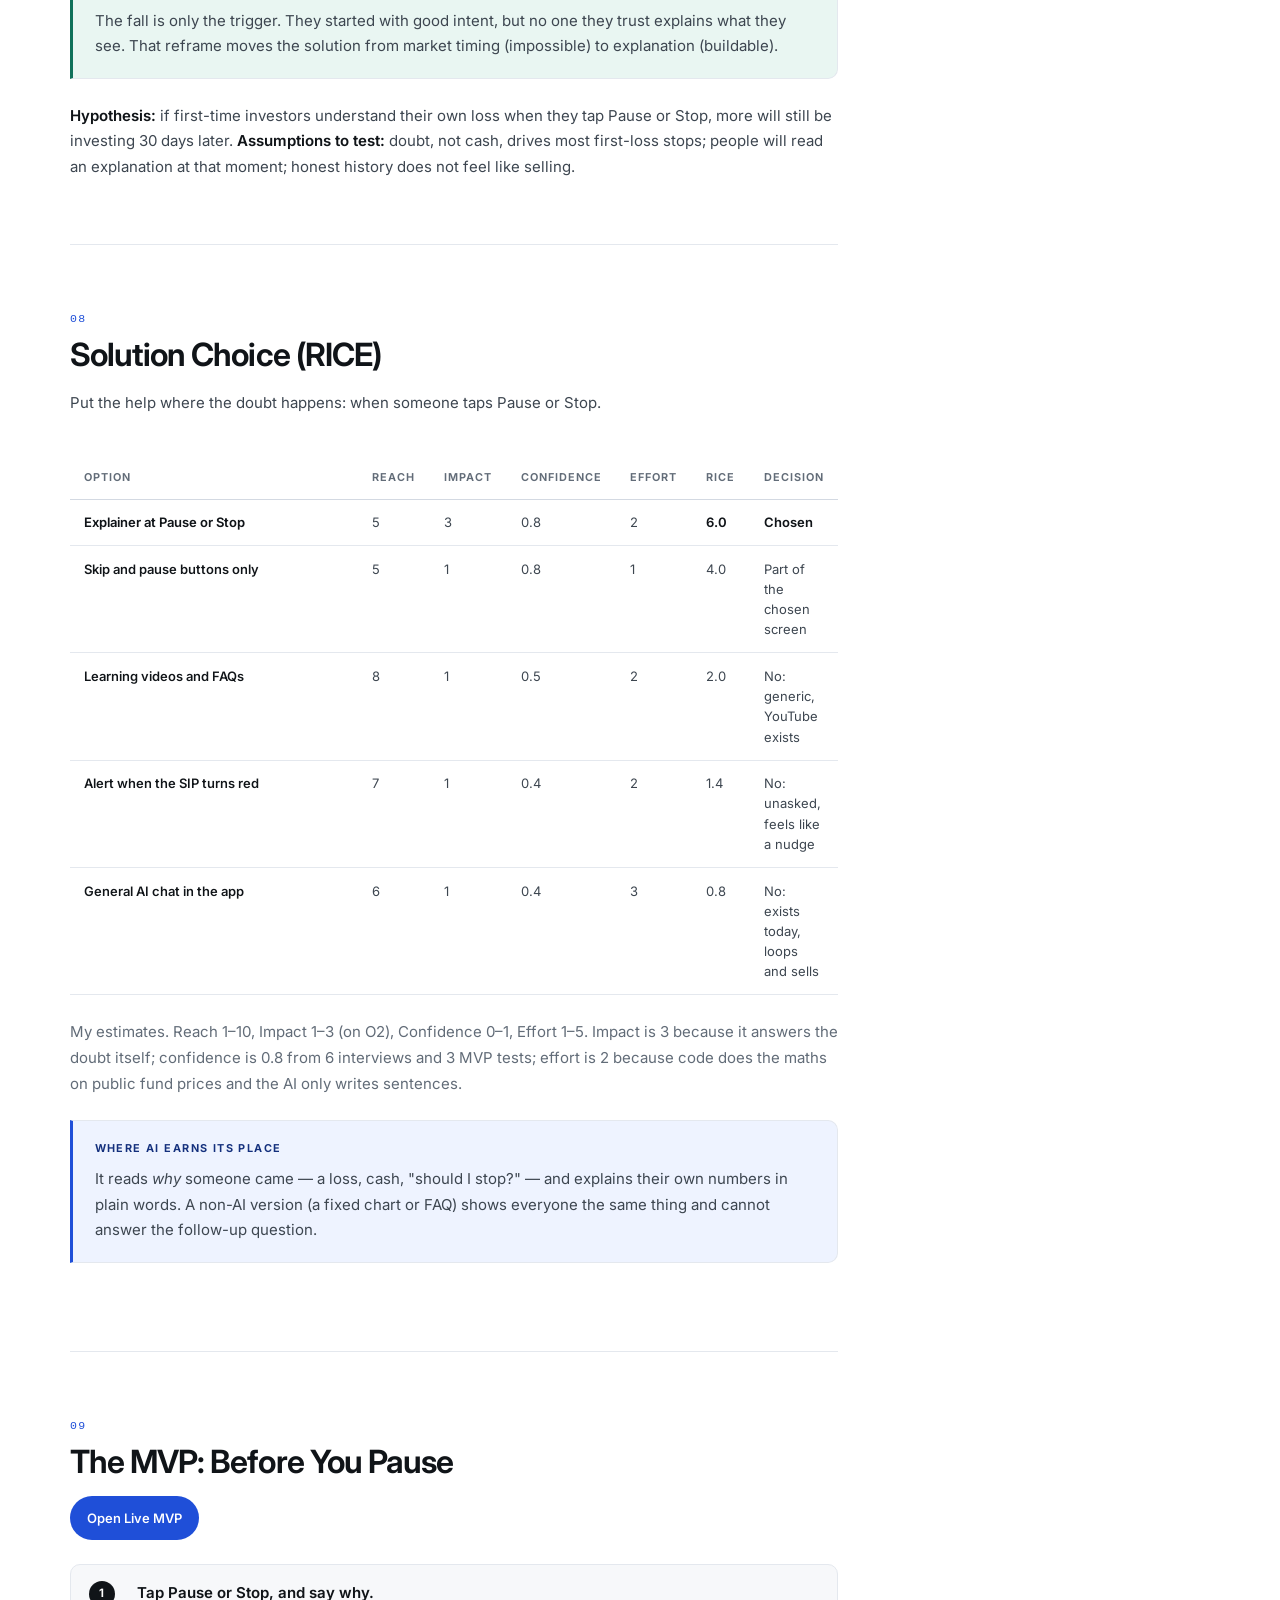
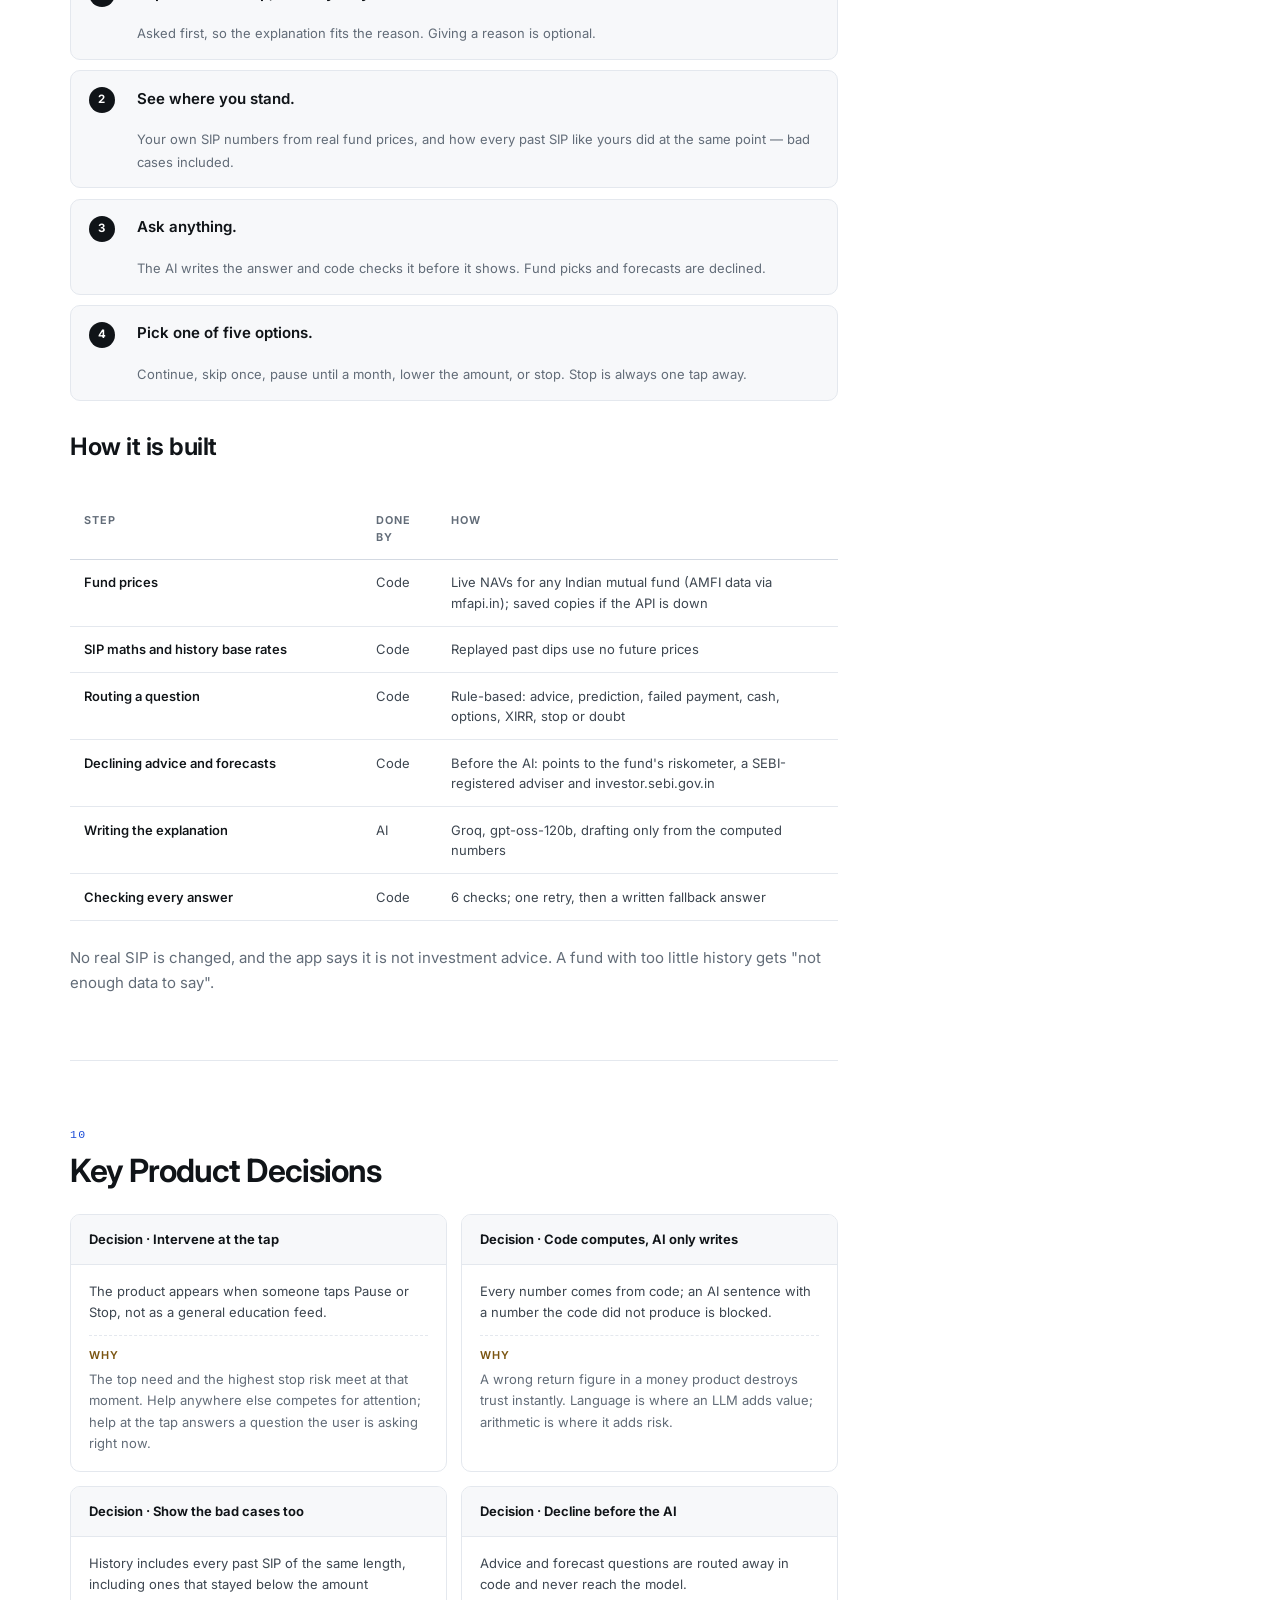
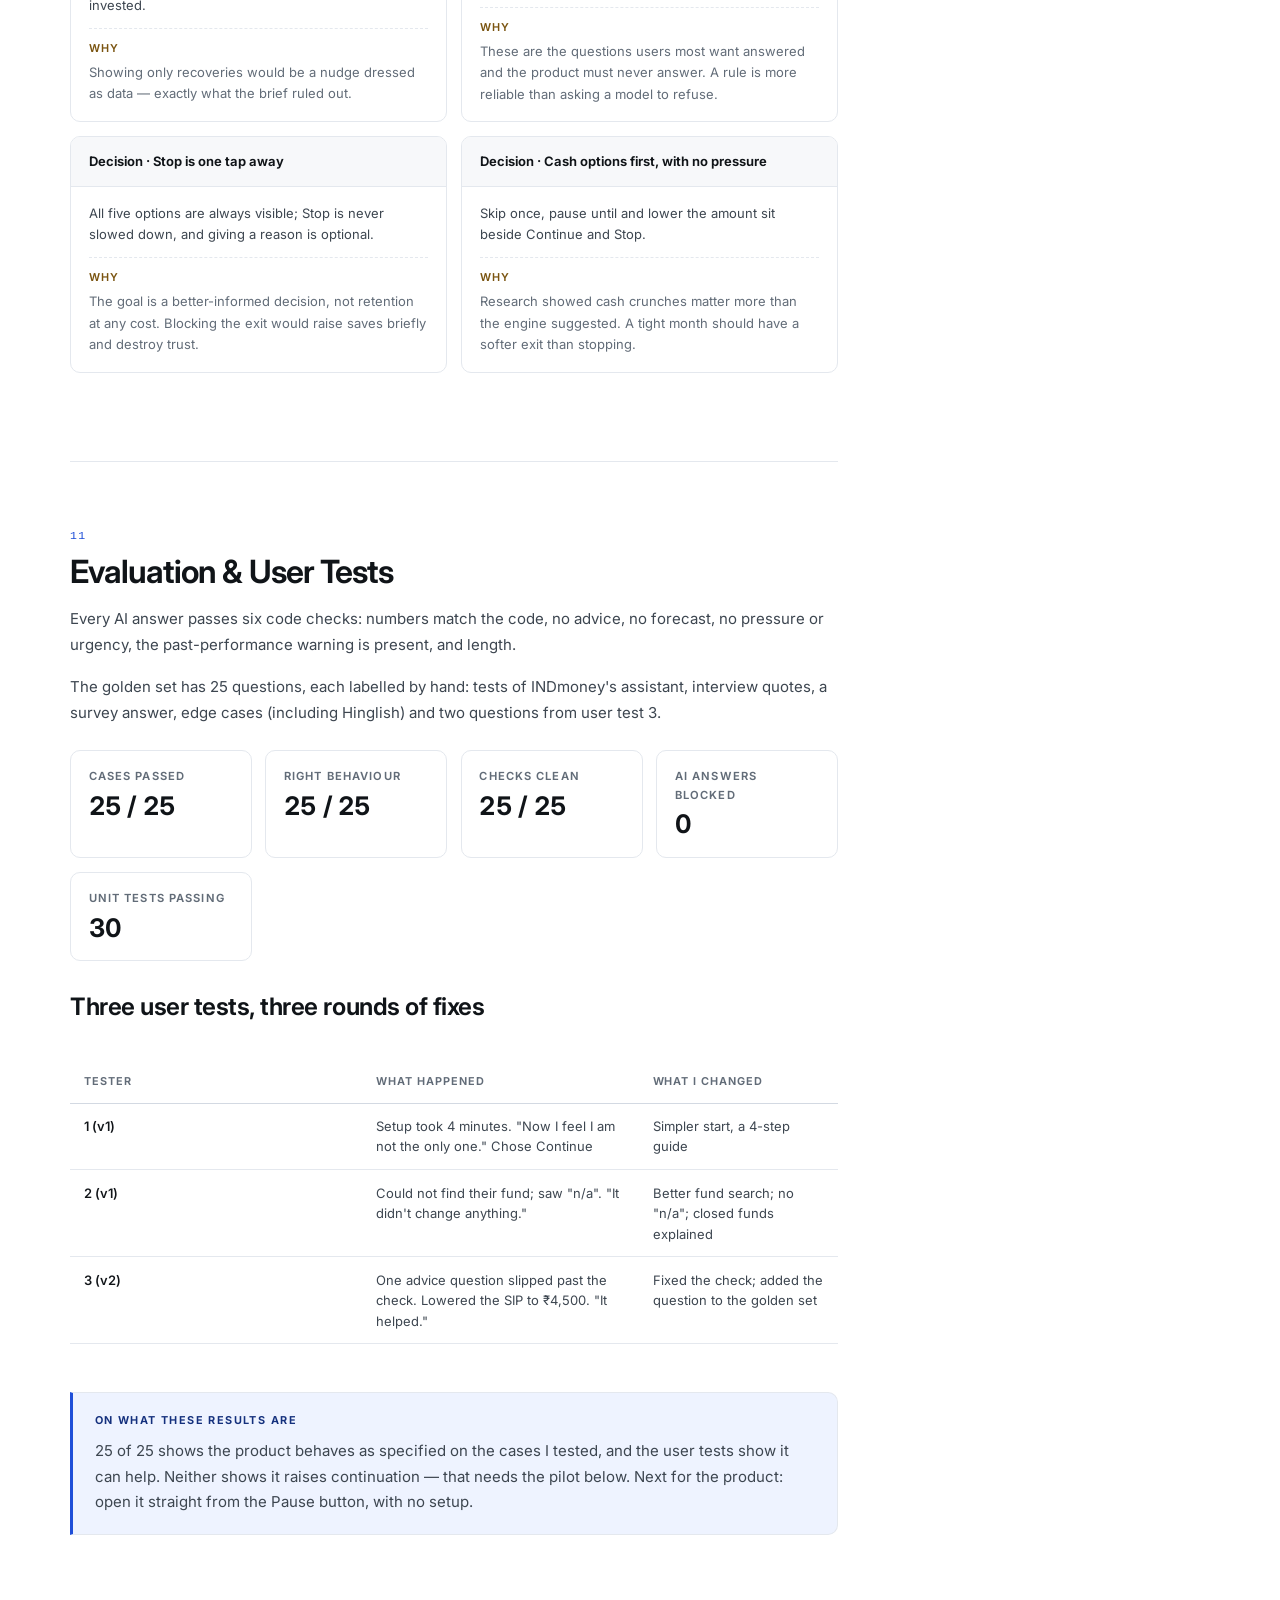
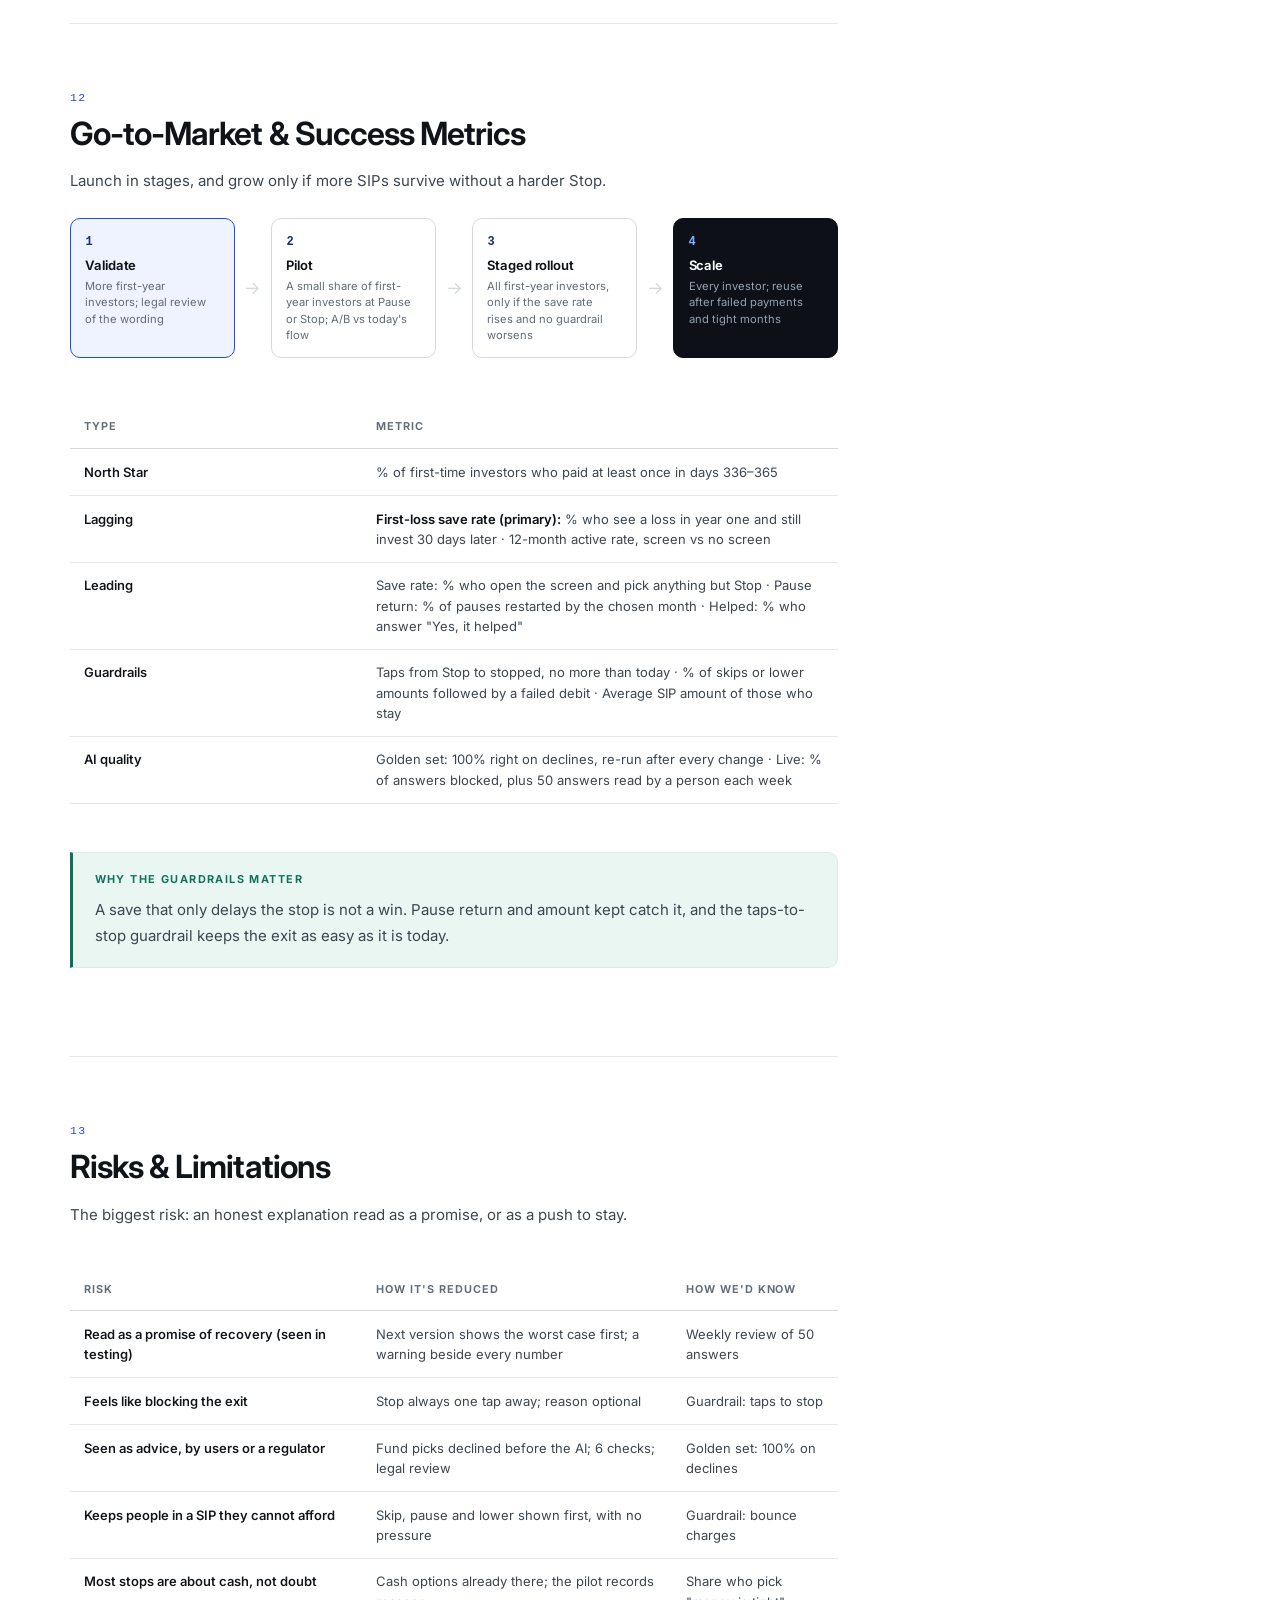
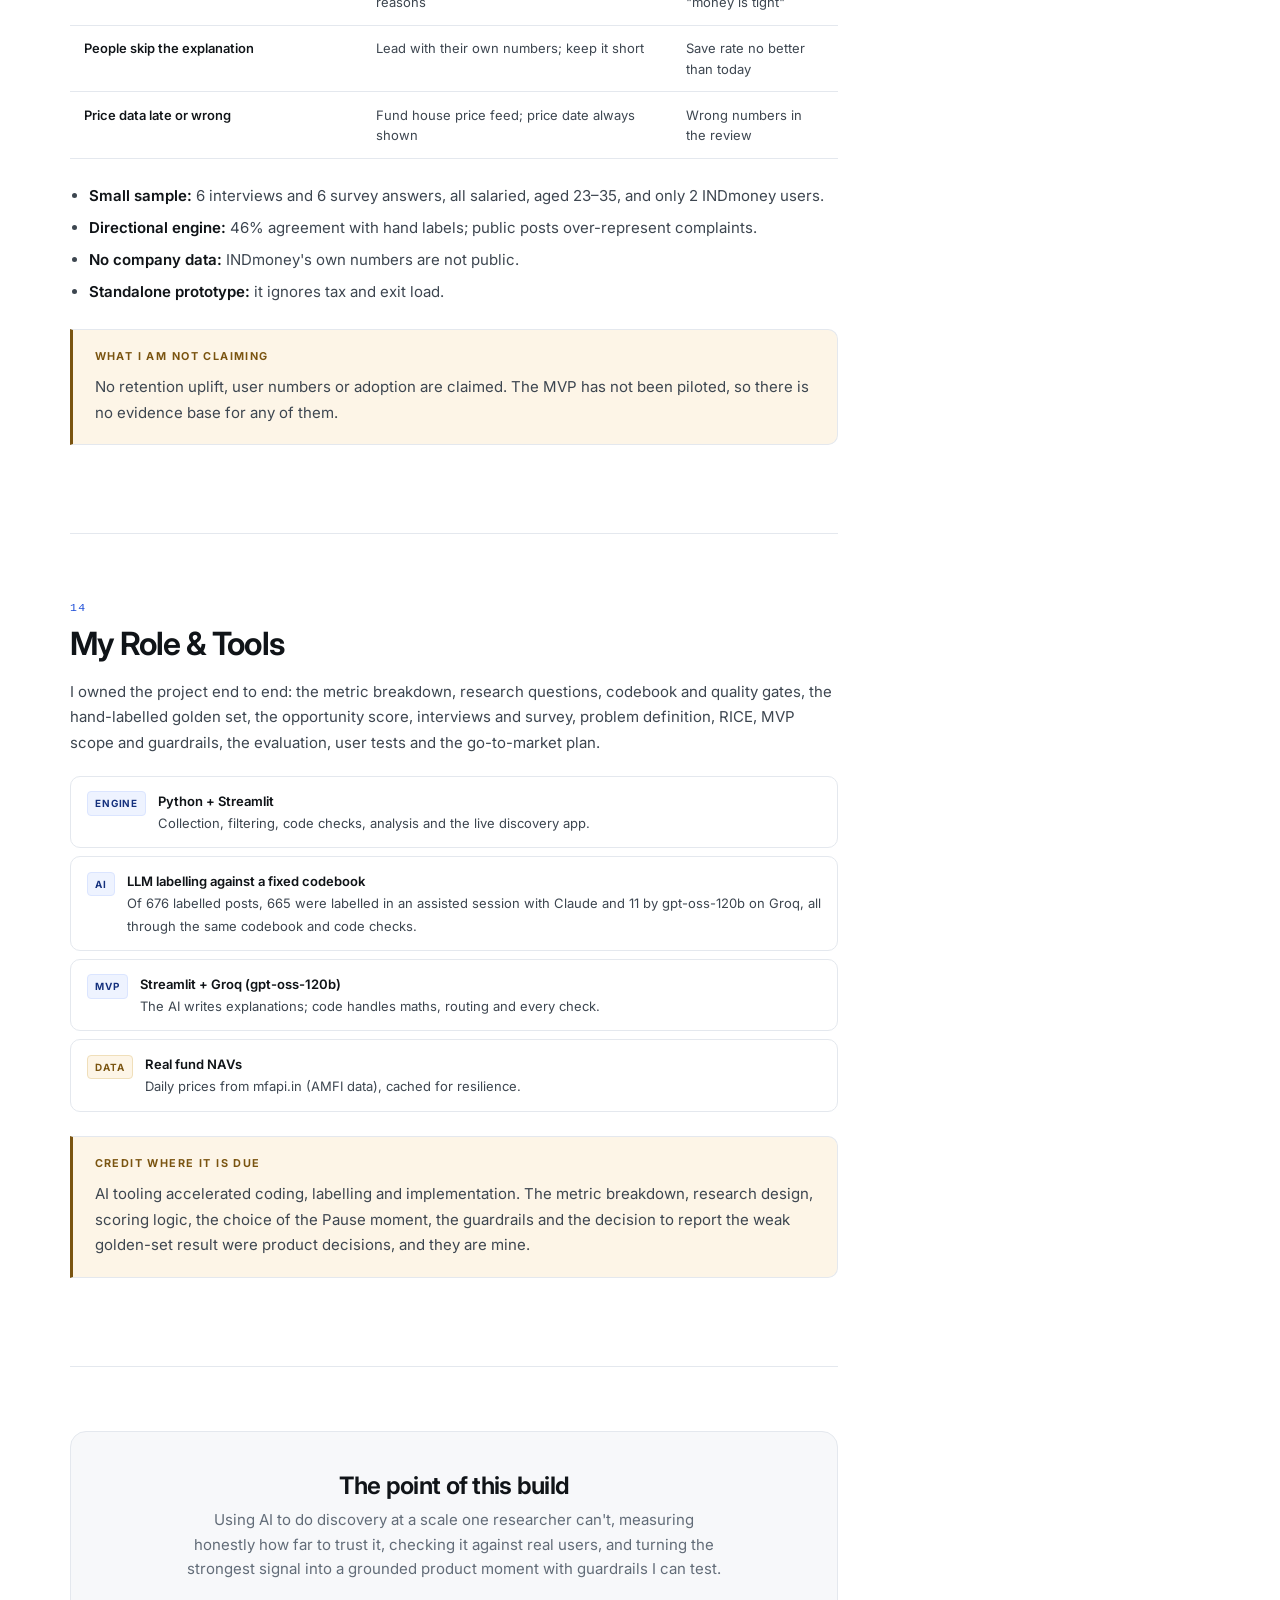
<file: case-study-indmoney-sip.html>
<!DOCTYPE html>
<html lang="en">
<head>
  <meta charset="UTF-8" />
  <meta name="viewport" content="width=device-width, initial-scale=1.0" />

  <!-- Primary meta -->
  <title>INDmoney SIP Discovery Engine — AI Research &amp; MVP Case Study | Abhishek Sachdeva</title>
  <meta name="description" content="Product case study: an AI discovery engine that labelled 676 public investor posts to find why first-time SIP investors stop, and 'Before you pause', a grounded MVP for the moment they tap Pause or Stop." />
  <meta name="author" content="Abhishek Sachdeva" />
  <link rel="canonical" href="https://abhishek-ai-product-portfolio.vercel.app/case-study-indmoney-sip.html" />

  <!-- Open Graph -->
  <meta property="og:type" content="article" />
  <meta property="og:title" content="INDmoney SIP Discovery Engine — AI Research &amp; MVP Case Study" />
  <meta property="og:description" content="From 18,489 public investor records to one product moment: an AI discovery engine with quality gates and a golden set, and a grounded 'Before you pause' MVP." />
  <meta property="og:url" content="https://abhishek-ai-product-portfolio.vercel.app/case-study-indmoney-sip.html" />
  <meta property="og:image" content="https://abhishek-ai-product-portfolio.vercel.app/assets/og-image.png" />
  <meta property="og:image:width" content="1200" />
  <meta property="og:image:height" content="630" />
  <meta property="og:site_name" content="Abhishek Sachdeva Portfolio" />

  <!-- Twitter -->
  <meta name="twitter:card" content="summary_large_image" />
  <meta name="twitter:title" content="INDmoney SIP Discovery Engine — AI Research &amp; MVP Case Study" />
  <meta name="twitter:description" content="AI-coded discovery on 676 investor records, honest golden-set validation, and a grounded MVP for the moment a first-time investor taps Pause." />
  <meta name="twitter:image" content="https://abhishek-ai-product-portfolio.vercel.app/assets/og-image.png" />

  <!-- Icons -->
  <link rel="icon" href="assets/favicon.svg" type="image/svg+xml" />

  <!-- Fonts -->
  <link rel="preconnect" href="https://fonts.googleapis.com" />
  <link rel="preconnect" href="https://fonts.gstatic.com" crossorigin />
  <link href="https://fonts.googleapis.com/css2?family=Inter:wght@400;500;600;650;700&display=swap" rel="stylesheet" />

  <!-- Styles -->
  <link rel="stylesheet" href="css/styles.css" />
</head>
<body id="top">

  <a class="skip-link" href="#main">Skip to main content</a>

  <!-- ======================= HEADER / NAV ======================= -->
  <header class="site-header">
    <nav class="nav shell" aria-label="Primary">
      <a class="brand" href="index.html" aria-label="Abhishek Sachdeva — home">
        <span class="brand-mark" aria-hidden="true">AS</span>
        <span class="brand-text">
          <span class="brand-name">Abhishek Sachdeva</span>
          <span class="brand-role">AI Product Manager</span>
        </span>
      </a>

      <button
        class="nav-toggle"
        data-nav-toggle
        aria-expanded="false"
        aria-controls="primary-nav"
        aria-label="Open menu"
      ><span aria-hidden="true"></span></button>

      <ul class="nav-links" id="primary-nav" data-nav-menu>
        <li><a href="index.html#products">Products</a></li>
        <li><a href="index.html#capabilities">Capabilities</a></li>
        <li><a href="index.html#experience">Experience</a></li>
        <li><a href="index.html#about">About</a></li>
        <li><a href="index.html#contact">Contact</a></li>
      </ul>
    </nav>
  </header>

  <main id="main">

    <!-- ======================= CASE STUDY HERO ======================= -->
    <section class="cs-hero" aria-labelledby="cs-title">
      <div class="shell">
        <div class="cs-topbar">
          <a class="back-link" href="index.html#products" aria-label="Back to portfolio">
            <span aria-hidden="true">←</span> Back to Portfolio
          </a>
          <div class="btn-row">
            <a class="btn btn--ghost btn--sm" href="https://before-you-pause-sip.streamlit.app/" rel="noopener noreferrer" target="_blank">Open Live MVP</a>
            <a class="btn btn--ghost btn--sm" href="https://indmoney-sip-discovery.streamlit.app/" rel="noopener noreferrer" target="_blank">Open Discovery Engine</a>
            <a class="btn btn--ghost btn--sm" href="https://github.com/abhee05/indmoney-sip-discovery-engine" rel="noopener noreferrer" target="_blank">View GitHub</a>
          </div>
        </div>

        <span class="card-tag">Product Case Study · NextLeap PM Fellowship Capstone</span>
        <h1 id="cs-title">INDmoney SIP Discovery Engine</h1>
        <p class="cs-subtitle">
          First-time SIP investors start with good intent, but at their first
          loss the app shows the number and not what it means &mdash; so they go
          to Reddit or YouTube, then pause or stop. I used an AI discovery engine
          over 18,489 public investor posts and user interviews to find that
          moment, then built <strong>Before you pause</strong>: an AI explainer
          that appears when they tap Pause or Stop, shows their own numbers and
          history, declines advice, and offers every option, including Stop.
        </p>

        <dl class="cs-facts">
          <div>
            <dt>Role</dt>
            <dd>Growth PM, INDmoney (fellowship case study)</dd>
          </div>
          <div>
            <dt>Primary user</dt>
            <dd>First-time SIP investors in their first 12 months</dd>
          </div>
          <div>
            <dt>Status</dt>
            <dd>MVP and discovery engine live on Streamlit · submitted 9 Nov 2026</dd>
          </div>
          <div>
            <dt>Principles</dt>
            <dd>No advice · No forecasts · Numbers from code · Stop one tap away</dd>
          </div>
        </dl>
        <!-- Scannable narrative arc. Every value below is restated from the
             sections that follow; nothing new is claimed here. -->
        <ol class="case-arc" aria-label="Case study at a glance">
          <li>
            <p class="case-arc-step">Goal</p>
            <p class="case-arc-text">More first-time investors still paying into a SIP 12 months after their first instalment.</p>
          </li>
          <li>
            <p class="case-arc-step">Discovery</p>
            <p class="case-arc-text">18,489 posts &rarr; 676 AI-labelled &rarr; 238 core. Top need: neutral help when unsure (87 posts, 52% first-year).</p>
          </li>
          <li>
            <p class="case-arc-step">Research</p>
            <p class="case-arc-text">6 interviews and a survey confirmed the moment of doubt &mdash; and showed the app is skipped because it feels like a salesman.</p>
          </li>
          <li>
            <p class="case-arc-step">Problem</p>
            <p class="case-arc-text">At the first loss, the app shows the number, not what it means. The fall is the trigger; the missing explanation is the cause.</p>
          </li>
          <li>
            <p class="case-arc-step">MVP</p>
            <p class="case-arc-text">Before you pause, chosen by RICE: own numbers, honest history, checked AI answers, 5 options.</p>
          </li>
          <li>
            <p class="case-arc-step">Evaluation</p>
            <p class="case-arc-text">25 of 25 golden-set cases passed, 3 user tests drove fixes. Engine labels: 46% agreement, reported as directional.</p>
          </li>
        </ol>

      </div>
    </section>

    <!-- ======================= CASE STUDY BODY ======================= -->
    <div class="shell cs-layout">

      <!-- TOC -->
      <nav class="cs-toc" aria-label="Case study contents">
        <p>Contents</p>
        <ol>
          <li><a data-toc-link href="#overview">Product Overview</a></li>
          <li><a data-toc-link href="#metric">Goal &amp; Metric Breakdown</a></li>
          <li><a data-toc-link href="#engine">AI Discovery Engine</a></li>
          <li><a data-toc-link href="#quality">Quality Gates &amp; Golden Set</a></li>
          <li><a data-toc-link href="#findings">What the Engine Found</a></li>
          <li><a data-toc-link href="#research">User Research</a></li>
          <li><a data-toc-link href="#problem">Problem Definition</a></li>
          <li><a data-toc-link href="#solution">Solution Choice (RICE)</a></li>
          <li><a data-toc-link href="#mvp">The MVP: Before You Pause</a></li>
          <li><a data-toc-link href="#decisions">Key Product Decisions</a></li>
          <li><a data-toc-link href="#mvp-eval">Evaluation &amp; User Tests</a></li>
          <li><a data-toc-link href="#gtm">Go-to-Market &amp; Metrics</a></li>
          <li><a data-toc-link href="#risks">Risks &amp; Limitations</a></li>
          <li><a data-toc-link href="#role">My Role &amp; Tools</a></li>
        </ol>
      </nav>

      <!-- CONTENT -->
      <div class="cs-content">

        <!-- 01 Overview -->
        <section class="cs-section" id="overview" data-section aria-labelledby="overview-title">
          <span class="section-number">01</span>
          <h2 id="overview-title">Product Overview</h2>
          <p>
            Two working products answer one question. The <strong>discovery
            engine</strong> is an AI research tool: it collects public investor
            feedback, labels each post against the brief's nine questions, and
            ranks unmet needs in code. <strong>Before you pause</strong> is the
            MVP that came out of the research: a screen between a worried tap on
            Pause or Stop and the decision itself.
          </p>
          <p>
            Both follow one rule: the AI reads and writes language, code does
            every count and calculation, and code checks decide what reaches the
            user.
          </p>
          <div class="chip-row" role="group" aria-label="Product tags">
            <span class="chip">Product Discovery</span>
            <span class="chip">Metric Design</span>
            <span class="chip">LLM Classification</span>
            <span class="chip">AI Evaluation</span>
            <span class="chip">Grounded Generation</span>
            <span class="chip">Fintech</span>
          </div>
          <div class="table-scroll">
          <table class="risk-table">
            <thead>
              <tr><th scope="col">What</th><th scope="col">Where it lives</th></tr>
            </thead>
            <tbody>
              <tr><td>MVP: Before you pause</td><td><a href="https://before-you-pause-sip.streamlit.app/" rel="noopener noreferrer" target="_blank">before-you-pause-sip.streamlit.app</a> &mdash; Streamlit Community Cloud</td></tr>
              <tr><td>AI discovery engine</td><td><a href="https://indmoney-sip-discovery.streamlit.app/" rel="noopener noreferrer" target="_blank">indmoney-sip-discovery.streamlit.app</a> &mdash; Streamlit Community Cloud</td></tr>
              <tr><td>AI Evidence Log</td><td><a href="https://docs.google.com/document/d/1qAjIVJm72-ycdwgM3OVrUDAi8K4kqKG5/edit?usp=sharing" rel="noopener noreferrer" target="_blank">Google Doc</a> &mdash; how the AI was used, checked and corrected</td></tr>
              <tr><td>Source code</td><td><a href="https://github.com/abhee05/indmoney-sip-discovery-engine" rel="noopener noreferrer" target="_blank">github.com/abhee05/indmoney-sip-discovery-engine</a></td></tr>
            </tbody>
          </table>
          </div>
          <p class="small muted">
            Both apps run on the free Streamlit tier and sleep when idle. If you
            see "Yes, get this app back up", click it; the app wakes in about a
            minute.
          </p>
          <div class="callout callout--note">
            <span class="callout-label">Project context</span>
            <p>
              <strong>This is my NextLeap PM Fellowship capstone</strong>,
              submitted on 9 November 2026. I chose INDmoney from the three
              products in the brief and worked as its Growth PM. Both apps are
              concept prototypes: not affiliated with or endorsed by INDmoney,
              not Deloitte, client or employer work, and not investment advice.
            </p>
          </div>
        </section>

        <!-- 02 Metric -->
        <section class="cs-section" id="metric" data-section aria-labelledby="metric-title">
          <span class="section-number">02</span>
          <h2 id="metric-title">Goal &amp; Metric Breakdown</h2>
          <p>
            The brief's goal: increase the share of first-time mutual-fund
            investors who still have an active SIP 12 months after their first
            instalment. The brief ruled out fund recommendations and fear, FOMO
            or urgency nudges.
          </p>
          <div class="callout callout--problem">
            <span class="callout-label">North Star · 12-month active SIP rate</span>
            <p>
              First-time investors who paid at least once in days 336&ndash;365
              &divide; all first-time investors who started that month &times; 100.
              Paused two months and came back: counts. Stopped one SIP but kept
              another: counts. A failed payment: does not count.
            </p>
          </div>
          <p>
            First-year SIPs stop in two ways: the investor <strong>loses
            confidence (A)</strong>, or a <strong>payment fails (B)</strong>. I
            broke the North Star into five product outcomes along the journey and
            matched each to engine evidence:
          </p>
          <div class="table-scroll">
          <table class="risk-table">
            <thead>
              <tr>
                <th scope="col">Journey moment</th>
                <th scope="col">Product outcome</th>
                <th scope="col">Measure</th>
                <th scope="col">Engine signal</th>
              </tr>
            </thead>
            <tbody>
              <tr><td>Second payment</td><td>O1. Second payment succeeds (B)</td><td>% whose 2nd instalment works first time</td><td>6 posts on failed mandates</td></tr>
              <tr><td><strong>First loss</strong></td><td><strong>O2. First loss is understood (A) &mdash; chosen</strong></td><td>% who see a loss and still invest 30 days later</td><td>87 asks for neutral help, 52% first-year</td></tr>
              <tr><td>Months 2&ndash;4</td><td>O3. Keeps a reason to stay (A)</td><td>% who take any SIP action</td><td>29 stepped up, 11 check anxiously</td></tr>
              <tr><td>After a failed payment</td><td>O4. Failed payments are recovered (B)</td><td>% of failures followed by a success within 30 days</td><td>Complaints of SIPs stopping with no alert</td></tr>
              <tr><td>A tight month</td><td>O5. Tight month is not an exit (A)</td><td>% of changes that are skip or pause, not stop</td><td>47% of pause asks come from people about to stop</td></tr>
            </tbody>
          </table>
          </div>
        </section>

        <!-- 03 Engine -->
        <section class="cs-section" id="engine" data-section aria-labelledby="engine-title">
          <span class="section-number">03</span>
          <h2 id="engine-title">AI Discovery Engine</h2>
          <p>
            Answering nine research questions by hand-reading forums would take
            weeks and could not be audited. The engine read 18,489 public posts
            and checked every AI label in code.
          </p>
          <div class="flow" role="img" aria-label="Discovery engine pipeline">
            <div class="flow-step is-accent">
              <span class="step-num">1</span>
              <span class="step-name">Collect</span>
              <span class="step-detail">18,489 public posts; no login; authors stored as one-way hashes</span>
            </div>
            <div class="flow-arrow" aria-hidden="true">→</div>
            <div class="flow-step">
              <span class="step-num">2</span>
              <span class="step-name">Filter</span>
              <span class="step-detail">6,923 talk about SIPs or mutual funds</span>
            </div>
            <div class="flow-arrow" aria-hidden="true">→</div>
            <div class="flow-step">
              <span class="step-num">3</span>
              <span class="step-name">AI labels</span>
              <span class="step-detail">676 posts tagged on a 19-field codebook tied to the brief</span>
            </div>
            <div class="flow-arrow" aria-hidden="true">→</div>
            <div class="flow-step">
              <span class="step-num">4</span>
              <span class="step-name">Code checks</span>
              <span class="step-detail">Quote word for word, valid values, logic rules; one retry</span>
            </div>
            <div class="flow-arrow" aria-hidden="true">→</div>
            <div class="flow-step is-output">
              <span class="step-num">5</span>
              <span class="step-name">Code counts</span>
              <span class="step-detail">238 core posts; themes counted, opportunities scored</span>
            </div>
          </div>
          <div class="table-scroll">
          <table class="risk-table">
            <thead>
              <tr>
                <th scope="col">Source</th>
                <th scope="col">Collected</th>
                <th scope="col">Unique</th>
                <th scope="col">SIP / MF posts</th>
                <th scope="col">Core</th>
              </tr>
            </thead>
            <tbody>
              <tr><td>Reddit (6 Indian investing subreddits)</td><td>11,358</td><td>10,273</td><td>5,062</td><td>172</td></tr>
              <tr><td>YouTube comments on SIP videos</td><td>2,866</td><td>2,635</td><td>634</td><td>33</td></tr>
              <tr><td>Google Play reviews (INDmoney)</td><td>2,572</td><td>2,389</td><td>203</td><td>14</td></tr>
              <tr><td>TradingQ&amp;A</td><td>1,450</td><td>1,439</td><td>994</td><td>15</td></tr>
              <tr><td>App Store reviews (INDmoney)</td><td>243</td><td>237</td><td>30</td><td>4</td></tr>
              <tr><td><strong>Total</strong></td><td><strong>18,489</strong></td><td><strong>16,973</strong></td><td><strong>6,923</strong></td><td><strong>238</strong></td></tr>
            </tbody>
          </table>
          </div>
          <h3>The opportunity score</h3>
          <p>
            Each unmet need is ranked by <strong>reach &times; closeness to
            stopping &times; first-year weight &times; controllability</strong>.
            The first three come from the data; controllability is my judgement
            of how much INDmoney can act on it, and is adjustable in the app.
          </p>
        </section>

        <!-- 04 Quality -->
        <section class="cs-section" id="quality" data-section aria-labelledby="quality-title">
          <span class="section-number">04</span>
          <h2 id="quality-title">Quality Gates &amp; Golden Set</h2>
          <p>
            Every AI label had to pass code checks before it counted: an
            <strong>exact supporting quote</strong> from the post, values only
            from the codebook, and consistent logic. A failing label got one
            retry, then was excluded &mdash; 3 labels were left out.
          </p>
          <h3>Did the AI label like a researcher would?</h3>
          <p>
            Before looking at any AI output, I hand-labelled a blind,
            source-stratified sample of 20 posts and compared field by field.
          </p>
          <div class="bar-area" data-bars>
            <div class="bar-row" data-bar="0.80">
              <div class="bar-head"><span class="name">Product (which platform)</span><span class="val">80% · &kappa; 0.68</span></div>
              <div class="bar-track"><div class="bar-fill is-accent"></div></div>
            </div>
            <div class="bar-row" data-bar="0.55">
              <div class="bar-head"><span class="name">Relevance</span><span class="val">55% · &kappa; 0.39</span></div>
              <div class="bar-track"><div class="bar-fill"></div></div>
            </div>
            <div class="bar-row" data-bar="0.55">
              <div class="bar-head"><span class="name">Drop trigger</span><span class="val">55% · &kappa; 0.22</span></div>
              <div class="bar-track"><div class="bar-fill"></div></div>
            </div>
            <div class="bar-row" data-bar="0.55">
              <div class="bar-head"><span class="name">Continuation risk</span><span class="val">55% · &kappa; 0.24</span></div>
              <div class="bar-track"><div class="bar-fill"></div></div>
            </div>
            <div class="bar-row" data-bar="0.35">
              <div class="bar-head"><span class="name">Unmet need</span><span class="val">35% · &kappa; &minus;0.02</span></div>
              <div class="bar-track"><div class="bar-fill"></div></div>
            </div>
            <div class="bar-row" data-bar="0.20">
              <div class="bar-head"><span class="name">Journey stage</span><span class="val">20% · &kappa; 0.14</span></div>
              <div class="bar-track"><div class="bar-fill"></div></div>
            </div>
            <div class="bar-row" data-bar="0.20">
              <div class="bar-head"><span class="name">Investor experience</span><span class="val">20% · &kappa; &minus;0.02</span></div>
              <div class="bar-track"><div class="bar-fill"></div></div>
            </div>
          </div>
          <p>
            Overall agreement was <strong>46%</strong>. The failure pattern was
            consistent: the AI was too literal, answering <em>unknown</em> or
            <em>none</em> where I read implicit context. So it
            <strong>under-counts</strong> first-year and at-risk signals rather
            than inventing them &mdash; its counts are floors.
          </p>
          <p>
            Reviewing output also caught a filter bug that let in off-topic
            YouTube comments; fixing it cut YouTube candidates from 1,953 to 634.
          </p>
          <div class="callout callout--warn">
            <span class="callout-label">What this result means</span>
            <p>
              46% is not good enough to treat the engine as measurement. I used
              it to <strong>rank where to look</strong> and surface exact quotes,
              then tested the leading need in interviews and a survey. Reporting
              the weak number is the point: it decided how much weight the
              engine's output could carry.
            </p>
          </div>
        </section>

        <!-- 05 Findings -->
        <section class="cs-section" id="findings" data-section aria-labelledby="findings-title">
          <span class="section-number">05</span>
          <h2 id="findings-title">What the Engine Found</h2>
          <p>
            When new investors are unsure, they go to Reddit and YouTube, not to
            their app. One need led by a wide margin: <strong>neutral help when
            unsure</strong> &mdash; 87 posts, 52% from first-year investors.
          </p>
          <div class="bar-area" data-bars>
            <div class="bar-row" data-bar="1.00">
              <div class="bar-head"><span class="name">Neutral help when unsure · 87 posts</span><span class="val">100</span></div>
              <div class="bar-track"><div class="bar-fill is-accent"></div></div>
            </div>
            <div class="bar-row" data-bar="0.59">
              <div class="bar-head"><span class="name">Pause without quitting · 30 posts, 47% at risk</span><span class="val">59</span></div>
              <div class="bar-track"><div class="bar-fill"></div></div>
            </div>
            <div class="bar-row" data-bar="0.28">
              <div class="bar-head"><span class="name">Understand what is normal · 26 posts</span><span class="val">28</span></div>
              <div class="bar-track"><div class="bar-fill"></div></div>
            </div>
            <div class="bar-row" data-bar="0.16">
              <div class="bar-head"><span class="name">Payments that just work · 14 posts</span><span class="val">16</span></div>
              <div class="bar-track"><div class="bar-fill"></div></div>
            </div>
            <div class="bar-row" data-bar="0.10">
              <div class="bar-head"><span class="name">Know if my SIP is on track · 16 posts</span><span class="val">10</span></div>
              <div class="bar-track"><div class="bar-fill"></div></div>
            </div>
            <div class="bar-legend">
              <span>Opportunity score (top need = 100)</span>
            </div>
          </div>
          <div class="table-scroll">
          <table class="risk-table">
            <thead>
              <tr><th scope="col">Brief question</th><th scope="col">What the engine found (posts)</th></tr>
            </thead>
            <tbody>
              <tr><td>Why start, what they expect</td><td>A named goal 14, building wealth 8. 10 expected quick gains, 4 slow growth</td></tr>
              <tr><td>What changes after starting</td><td>Step up or add SIPs 29, stop or redeem 14, ask outside 14, switch funds 13</td></tr>
              <tr><td>What leads to a pause or stop</td><td>Low returns 15, losses in a fall 11, switching 9, lost trust 7, cash crunch 6</td></tr>
              <tr><td>What they check</td><td>Total gain or loss 28, XIRR 13. Daily at first 6, rarely 6</td></tr>
              <tr><td>What confuses them in the app</td><td>Hard pause or stop flow 15, failed instalments 12, unclear charges 11</td></tr>
              <tr><td><strong>Outside the app</strong></td><td><strong>Reddit or forums 52, YouTube 20, an adviser only 3</strong></td></tr>
              <tr><td>What keeps continuers going</td><td>Long-term belief 17, it runs on its own 9, learned dips are normal 4</td></tr>
              <tr><td>How segments differ</td><td>First-timers need neutral help (33 of 40). Experienced investors are more at risk (24% vs 5%)</td></tr>
            </tbody>
          </table>
          </div>
          <p class="small muted">
            Based on 238 core posts. Counts under 15 show a pattern, not its
            size. At-risk investors complain about the pause flow four times as
            often as continuers (20% vs 5%).
          </p>
        </section>

        <!-- 06 Research -->
        <section class="cs-section" id="research" data-section aria-labelledby="research-title">
          <span class="section-number">06</span>
          <h2 id="research-title">User Research</h2>
          <p>
            Interviews confirmed the moment of doubt &mdash; and explained why
            the app is skipped.
          </p>
          <ul>
            <li><strong>Segment:</strong> first-ever SIP started in the last 18 months (18, not 12, so they could recall all of year one).</li>
            <li><strong>Method:</strong> 6 async written interviews, then a Google Form survey to check scale (8 replies, 6 qualified).</li>
            <li><strong>Platforms used:</strong> Groww, Zerodha Coin, Paytm Money, INDmoney and a bank app.</li>
          </ul>
          <div class="table-scroll">
          <table class="risk-table">
            <thead>
              <tr><th scope="col">What we asked</th><th scope="col">What we heard</th><th scope="col">Vs engine</th></tr>
            </thead>
            <tbody>
              <tr><td>Why they started</td><td>A colleague's or family's word (4 of 6 survey). 3 of 6 interviewees expected quick gains</td><td>Confirmed</td></tr>
              <tr><td>Experience since</td><td>All 6 survey respondents have seen their SIP below what they put in</td><td>Confirmed</td></tr>
              <tr><td>Paused or stopped, and why</td><td>A loss (2 interviewees), a cash crunch (3 of 6, more than the engine showed), a failed payment (2 of 6)</td><td><strong>Challenged</strong></td></tr>
              <tr><td>What they check</td><td>Total gain or loss first, often in month one. One checked 4 times a day at &minus;7%</td><td>Confirmed</td></tr>
              <tr><td>Outside the app</td><td>YouTube, Reddit, colleagues, ChatGPT. No survey respondent used the app's help</td><td>Confirmed</td></tr>
              <tr><td>What would help</td><td>A neutral explanation; the app felt like a "digital salesman". Without one, they pick the bluntest exit</td><td><strong>New: trust gap</strong></td></tr>
            </tbody>
          </table>
          </div>
          <div class="point-grid">
            <div class="point-card"><span class="point-index">Q1</span><h4>&ldquo;I just wanted someone to tell me, &lsquo;Don't worry&hellip;&rsquo;&rdquo;</h4><p>First-year investor who paused at &minus;7%.</p></div>
            <div class="point-card"><span class="point-index">Q2</span><h4>&ldquo;I need help understanding market logic.&rdquo;</h4><p>First-year investor who nearly paused.</p></div>
            <div class="point-card"><span class="point-index">Q3</span><h4>&ldquo;It feels like a digital salesman.&rdquo;</h4><p>On the app's own help.</p></div>
          </div>
          <p>
            The survey also showed wrong expectations are not the whole story: 4
            of 6 expected slow growth, yet 3 of those 4 still paused or stopped
            over low returns, a loss or a tight month.
          </p>
          <p class="small muted">
            Market context (news reports of AMFI data): India added about 71
            lakh new mutual-fund investors in the year to April 2026, and in
            March 2026 more SIPs stopped or ended (53.4 lakh) than started (52.8
            lakh). INDmoney's own numbers are not public.
          </p>
        </section>

        <!-- 07 Problem -->
        <section class="cs-section" id="problem" data-section aria-labelledby="problem-title">
          <span class="section-number">07</span>
          <h2 id="problem-title">Problem Definition</h2>
          <div class="callout callout--problem">
            <span class="callout-label">Root cause</span>
            <p>
              At the first loss, <strong>the app shows the number but not what it
              means</strong>. Its help is built for technical issues, and it
              sells. So investors leave the app for an explanation &mdash; and,
              without a trusted one, pause or stop.
            </p>
          </div>
          <ul>
            <li><strong>Segment:</strong> first-time SIP investors on INDmoney in their first 12 months.</li>
            <li><strong>Moment:</strong> the first time their SIP shows less than they put in, and they open the app to pause or stop.</li>
            <li><strong>Outcome to move (O2):</strong> % who see a loss and still invest 30 days later.</li>
            <li><strong>INDmoney today</strong> (checked 3 and 7 Nov 2026): the Stop screen says "You'll miss out"; the assistant says "I can't decide that for you", then "Reply Yes to stop it"; there is no skip or pause button.</li>
          </ul>
          <div class="callout callout--solution">
            <span class="callout-label">Not "investors stop when markets fall"</span>
            <p>
              The fall is only the trigger. They started with good intent, but no
              one they trust explains what they see. That reframe moves the
              solution from market timing (impossible) to explanation (buildable).
            </p>
          </div>
          <p>
            <strong>Hypothesis:</strong> if first-time investors understand their
            own loss when they tap Pause or Stop, more will still be investing 30
            days later. <strong>Assumptions to test:</strong> doubt, not cash,
            drives most first-loss stops; people will read an explanation at that
            moment; honest history does not feel like selling.
          </p>
        </section>

        <!-- 08 Solution -->
        <section class="cs-section" id="solution" data-section aria-labelledby="solution-title">
          <span class="section-number">08</span>
          <h2 id="solution-title">Solution Choice (RICE)</h2>
          <p>
            Put the help where the doubt happens: when someone taps Pause or Stop.
          </p>
          <div class="table-scroll">
          <table class="risk-table">
            <thead>
              <tr>
                <th scope="col">Option</th>
                <th scope="col">Reach</th>
                <th scope="col">Impact</th>
                <th scope="col">Confidence</th>
                <th scope="col">Effort</th>
                <th scope="col">RICE</th>
                <th scope="col">Decision</th>
              </tr>
            </thead>
            <tbody>
              <tr><td><strong>Explainer at Pause or Stop</strong></td><td>5</td><td>3</td><td>0.8</td><td>2</td><td><strong>6.0</strong></td><td><strong>Chosen</strong></td></tr>
              <tr><td>Skip and pause buttons only</td><td>5</td><td>1</td><td>0.8</td><td>1</td><td>4.0</td><td>Part of the chosen screen</td></tr>
              <tr><td>Learning videos and FAQs</td><td>8</td><td>1</td><td>0.5</td><td>2</td><td>2.0</td><td>No: generic, YouTube exists</td></tr>
              <tr><td>Alert when the SIP turns red</td><td>7</td><td>1</td><td>0.4</td><td>2</td><td>1.4</td><td>No: unasked, feels like a nudge</td></tr>
              <tr><td>General AI chat in the app</td><td>6</td><td>1</td><td>0.4</td><td>3</td><td>0.8</td><td>No: exists today, loops and sells</td></tr>
            </tbody>
          </table>
          </div>
          <p class="small muted">
            My estimates. Reach 1&ndash;10, Impact 1&ndash;3 (on O2), Confidence
            0&ndash;1, Effort 1&ndash;5. Impact is 3 because it answers the doubt
            itself; confidence is 0.8 from 6 interviews and 3 MVP tests; effort
            is 2 because code does the maths on public fund prices and the AI
            only writes sentences.
          </p>
          <div class="callout callout--note">
            <span class="callout-label">Where AI earns its place</span>
            <p>
              It reads <em>why</em> someone came &mdash; a loss, cash, "should I
              stop?" &mdash; and explains their own numbers in plain words. A
              non-AI version (a fixed chart or FAQ) shows everyone the same thing
              and cannot answer the follow-up question.
            </p>
          </div>
        </section>

        <!-- 09 MVP -->
        <section class="cs-section" id="mvp" data-section aria-labelledby="mvp-title">
          <span class="section-number">09</span>
          <h2 id="mvp-title">The MVP: Before You Pause</h2>
          <div class="btn-row" style="margin: 0 0 1rem">
            <a class="btn btn--accent btn--sm" href="https://before-you-pause-sip.streamlit.app/" rel="noopener noreferrer" target="_blank">Open Live MVP</a>
          </div>
          <ol class="workflow">
            <li>
              <strong>Tap Pause or Stop, and say why.</strong>
              <span>Asked first, so the explanation fits the reason. Giving a reason is optional.</span>
            </li>
            <li>
              <strong>See where you stand.</strong>
              <span>Your own SIP numbers from real fund prices, and how every past SIP like yours did at the same point &mdash; bad cases included.</span>
            </li>
            <li>
              <strong>Ask anything.</strong>
              <span>The AI writes the answer and code checks it before it shows. Fund picks and forecasts are declined.</span>
            </li>
            <li>
              <strong>Pick one of five options.</strong>
              <span>Continue, skip once, pause until a month, lower the amount, or stop. Stop is always one tap away.</span>
            </li>
          </ol>
          <h3>How it is built</h3>
          <div class="table-scroll">
          <table class="risk-table">
            <thead>
              <tr><th scope="col">Step</th><th scope="col">Done by</th><th scope="col">How</th></tr>
            </thead>
            <tbody>
              <tr><td>Fund prices</td><td>Code</td><td>Live NAVs for any Indian mutual fund (AMFI data via mfapi.in); saved copies if the API is down</td></tr>
              <tr><td>SIP maths and history base rates</td><td>Code</td><td>Replayed past dips use no future prices</td></tr>
              <tr><td>Routing a question</td><td>Code</td><td>Rule-based: advice, prediction, failed payment, cash, options, XIRR, stop or doubt</td></tr>
              <tr><td>Declining advice and forecasts</td><td>Code</td><td>Before the AI: points to the fund's riskometer, a SEBI-registered adviser and investor.sebi.gov.in</td></tr>
              <tr><td>Writing the explanation</td><td>AI</td><td>Groq, gpt-oss-120b, drafting only from the computed numbers</td></tr>
              <tr><td>Checking every answer</td><td>Code</td><td>6 checks; one retry, then a written fallback answer</td></tr>
            </tbody>
          </table>
          </div>
          <p class="small muted">
            No real SIP is changed, and the app says it is not investment advice.
            A fund with too little history gets "not enough data to say".
          </p>
        </section>

        <!-- 10 Decisions -->
        <section class="cs-section" id="decisions" data-section aria-labelledby="dec-title">
          <span class="section-number">10</span>
          <h2 id="dec-title">Key Product Decisions</h2>
          <div class="decision-grid">
            <div class="decision-card">
              <div class="dc-head">Decision · Intervene at the tap</div>
              <div class="dc-body">
                <p>The product appears when someone taps Pause or Stop, not as a general education feed.</p>
                <div class="tradeoff"><strong>Why</strong>The top need and the highest stop risk meet at that moment. Help anywhere else competes for attention; help at the tap answers a question the user is asking right now.</div>
              </div>
            </div>
            <div class="decision-card">
              <div class="dc-head">Decision · Code computes, AI only writes</div>
              <div class="dc-body">
                <p>Every number comes from code; an AI sentence with a number the code did not produce is blocked.</p>
                <div class="tradeoff"><strong>Why</strong>A wrong return figure in a money product destroys trust instantly. Language is where an LLM adds value; arithmetic is where it adds risk.</div>
              </div>
            </div>
            <div class="decision-card">
              <div class="dc-head">Decision · Show the bad cases too</div>
              <div class="dc-body">
                <p>History includes every past SIP of the same length, including ones that stayed below the amount invested.</p>
                <div class="tradeoff"><strong>Why</strong>Showing only recoveries would be a nudge dressed as data &mdash; exactly what the brief ruled out.</div>
              </div>
            </div>
            <div class="decision-card">
              <div class="dc-head">Decision · Decline before the AI</div>
              <div class="dc-body">
                <p>Advice and forecast questions are routed away in code and never reach the model.</p>
                <div class="tradeoff"><strong>Why</strong>These are the questions users most want answered and the product must never answer. A rule is more reliable than asking a model to refuse.</div>
              </div>
            </div>
            <div class="decision-card">
              <div class="dc-head">Decision · Stop is one tap away</div>
              <div class="dc-body">
                <p>All five options are always visible; Stop is never slowed down, and giving a reason is optional.</p>
                <div class="tradeoff"><strong>Why</strong>The goal is a better-informed decision, not retention at any cost. Blocking the exit would raise saves briefly and destroy trust.</div>
              </div>
            </div>
            <div class="decision-card">
              <div class="dc-head">Decision · Cash options first, with no pressure</div>
              <div class="dc-body">
                <p>Skip once, pause until and lower the amount sit beside Continue and Stop.</p>
                <div class="tradeoff"><strong>Why</strong>Research showed cash crunches matter more than the engine suggested. A tight month should have a softer exit than stopping.</div>
              </div>
            </div>
          </div>
        </section>

        <!-- 11 Evaluation -->
        <section class="cs-section" id="mvp-eval" data-section aria-labelledby="mvpeval-title">
          <span class="section-number">11</span>
          <h2 id="mvpeval-title">Evaluation &amp; User Tests</h2>
          <p>
            Every AI answer passes six code checks: numbers match the code, no
            advice, no forecast, no pressure or urgency, the past-performance
            warning is present, and length.
          </p>
          <p>
            The golden set has 25 questions, each labelled by hand: tests of
            INDmoney's assistant, interview quotes, a survey answer, edge cases
            (including Hinglish) and two questions from user test 3.
          </p>
          <div class="metric-grid" aria-label="Final evaluation, 7 Nov 2026">
            <div class="metric-card">
              <span class="metric-label">Cases passed</span>
              <span class="metric-value">25 / 25</span>
            </div>
            <div class="metric-card">
              <span class="metric-label">Right behaviour</span>
              <span class="metric-value">25 / 25</span>
            </div>
            <div class="metric-card">
              <span class="metric-label">Checks clean</span>
              <span class="metric-value">25 / 25</span>
            </div>
            <div class="metric-card">
              <span class="metric-label">AI answers blocked</span>
              <span class="metric-value">0</span>
            </div>
            <div class="metric-card">
              <span class="metric-label">Unit tests passing</span>
              <span class="metric-value">30</span>
            </div>
          </div>
          <h3>Three user tests, three rounds of fixes</h3>
          <div class="table-scroll">
          <table class="risk-table">
            <thead>
              <tr><th scope="col">Tester</th><th scope="col">What happened</th><th scope="col">What I changed</th></tr>
            </thead>
            <tbody>
              <tr><td>1 (v1)</td><td>Setup took 4 minutes. "Now I feel I am not the only one." Chose Continue</td><td>Simpler start, a 4-step guide</td></tr>
              <tr><td>2 (v1)</td><td>Could not find their fund; saw "n/a". "It didn't change anything."</td><td>Better fund search; no "n/a"; closed funds explained</td></tr>
              <tr><td>3 (v2)</td><td>One advice question slipped past the check. Lowered the SIP to &#8377;4,500. "It helped."</td><td>Fixed the check; added the question to the golden set</td></tr>
            </tbody>
          </table>
          </div>
          <div class="callout callout--note">
            <span class="callout-label">On what these results are</span>
            <p>
              25 of 25 shows the product behaves as specified on the cases I
              tested, and the user tests show it can help. Neither shows it raises
              continuation &mdash; that needs the pilot below. Next for the
              product: open it straight from the Pause button, with no setup.
            </p>
          </div>
        </section>

        <!-- 12 GTM -->
        <section class="cs-section" id="gtm" data-section aria-labelledby="gtm-title">
          <span class="section-number">12</span>
          <h2 id="gtm-title">Go-to-Market &amp; Success Metrics</h2>
          <p>
            Launch in stages, and grow only if more SIPs survive without a harder
            Stop.
          </p>
          <div class="flow" role="img" aria-label="Go-to-market stages">
            <div class="flow-step is-accent">
              <span class="step-num">1</span>
              <span class="step-name">Validate</span>
              <span class="step-detail">More first-year investors; legal review of the wording</span>
            </div>
            <div class="flow-arrow" aria-hidden="true">→</div>
            <div class="flow-step">
              <span class="step-num">2</span>
              <span class="step-name">Pilot</span>
              <span class="step-detail">A small share of first-year investors at Pause or Stop; A/B vs today's flow</span>
            </div>
            <div class="flow-arrow" aria-hidden="true">→</div>
            <div class="flow-step">
              <span class="step-num">3</span>
              <span class="step-name">Staged rollout</span>
              <span class="step-detail">All first-year investors, only if the save rate rises and no guardrail worsens</span>
            </div>
            <div class="flow-arrow" aria-hidden="true">→</div>
            <div class="flow-step is-output">
              <span class="step-num">4</span>
              <span class="step-name">Scale</span>
              <span class="step-detail">Every investor; reuse after failed payments and tight months</span>
            </div>
          </div>
          <div class="table-scroll">
          <table class="risk-table">
            <thead>
              <tr><th scope="col">Type</th><th scope="col">Metric</th></tr>
            </thead>
            <tbody>
              <tr><td>North Star</td><td>% of first-time investors who paid at least once in days 336&ndash;365</td></tr>
              <tr><td>Lagging</td><td><strong>First-loss save rate (primary):</strong> % who see a loss in year one and still invest 30 days later · 12-month active rate, screen vs no screen</td></tr>
              <tr><td>Leading</td><td>Save rate: % who open the screen and pick anything but Stop · Pause return: % of pauses restarted by the chosen month · Helped: % who answer "Yes, it helped"</td></tr>
              <tr><td>Guardrails</td><td>Taps from Stop to stopped, no more than today · % of skips or lower amounts followed by a failed debit · Average SIP amount of those who stay</td></tr>
              <tr><td>AI quality</td><td>Golden set: 100% right on declines, re-run after every change · Live: % of answers blocked, plus 50 answers read by a person each week</td></tr>
            </tbody>
          </table>
          </div>
          <div class="callout callout--solution">
            <span class="callout-label">Why the guardrails matter</span>
            <p>
              A save that only delays the stop is not a win. Pause return and
              amount kept catch it, and the taps-to-stop guardrail keeps the exit
              as easy as it is today.
            </p>
          </div>
        </section>

        <!-- 13 Risks -->
        <section class="cs-section" id="risks" data-section aria-labelledby="risks-title">
          <span class="section-number">13</span>
          <h2 id="risks-title">Risks &amp; Limitations</h2>
          <p>
            The biggest risk: an honest explanation read as a promise, or as a
            push to stay.
          </p>
          <div class="table-scroll">
          <table class="risk-table">
            <thead>
              <tr><th scope="col">Risk</th><th scope="col">How it's reduced</th><th scope="col">How we'd know</th></tr>
            </thead>
            <tbody>
              <tr><td>Read as a promise of recovery (seen in testing)</td><td>Next version shows the worst case first; a warning beside every number</td><td>Weekly review of 50 answers</td></tr>
              <tr><td>Feels like blocking the exit</td><td>Stop always one tap away; reason optional</td><td>Guardrail: taps to stop</td></tr>
              <tr><td>Seen as advice, by users or a regulator</td><td>Fund picks declined before the AI; 6 checks; legal review</td><td>Golden set: 100% on declines</td></tr>
              <tr><td>Keeps people in a SIP they cannot afford</td><td>Skip, pause and lower shown first, with no pressure</td><td>Guardrail: bounce charges</td></tr>
              <tr><td>Most stops are about cash, not doubt</td><td>Cash options already there; the pilot records reasons</td><td>Share who pick "money is tight"</td></tr>
              <tr><td>People skip the explanation</td><td>Lead with their own numbers; keep it short</td><td>Save rate no better than today</td></tr>
              <tr><td>Price data late or wrong</td><td>Fund house price feed; price date always shown</td><td>Wrong numbers in the review</td></tr>
            </tbody>
          </table>
          </div>
          <ul>
            <li><strong>Small sample:</strong> 6 interviews and 6 survey answers, all salaried, aged 23&ndash;35, and only 2 INDmoney users.</li>
            <li><strong>Directional engine:</strong> 46% agreement with hand labels; public posts over-represent complaints.</li>
            <li><strong>No company data:</strong> INDmoney's own numbers are not public.</li>
            <li><strong>Standalone prototype:</strong> it ignores tax and exit load.</li>
          </ul>
          <div class="callout callout--warn">
            <span class="callout-label">What I am not claiming</span>
            <p>
              No retention uplift, user numbers or adoption are claimed. The MVP
              has not been piloted, so there is no evidence base for any of them.
            </p>
          </div>
        </section>

        <!-- 14 Role -->
        <section class="cs-section" id="role" data-section aria-labelledby="role-title">
          <span class="section-number">14</span>
          <h2 id="role-title">My Role &amp; Tools</h2>
          <p>
            I owned the project end to end: the metric breakdown, research
            questions, codebook and quality gates, the hand-labelled golden set,
            the opportunity score, interviews and survey, problem definition,
            RICE, MVP scope and guardrails, the evaluation, user tests and the
            go-to-market plan.
          </p>
          <ul class="source-list">
            <li><span class="source-type">Engine</span><span><strong>Python + Streamlit</strong><br />Collection, filtering, code checks, analysis and the live discovery app.</span></li>
            <li><span class="source-type">AI</span><span><strong>LLM labelling against a fixed codebook</strong><br />Of 676 labelled posts, 665 were labelled in an assisted session with Claude and 11 by gpt-oss-120b on Groq, all through the same codebook and code checks.</span></li>
            <li><span class="source-type">MVP</span><span><strong>Streamlit + Groq (gpt-oss-120b)</strong><br />The AI writes explanations; code handles maths, routing and every check.</span></li>
            <li><span class="source-type is-internal">Data</span><span><strong>Real fund NAVs</strong><br />Daily prices from mfapi.in (AMFI data), cached for resilience.</span></li>
          </ul>
          <div class="callout callout--warn">
            <span class="callout-label">Credit where it is due</span>
            <p>
              AI tooling accelerated coding, labelling and implementation. The
              metric breakdown, research design, scoring logic, the choice of the
              Pause moment, the guardrails and the decision to report the weak
              golden-set result were product decisions, and they are mine.
            </p>
          </div>
        </section>

        <!-- END CTA -->
        <section class="cs-end" aria-labelledby="end-title">
          <h2 id="end-title">The point of this build</h2>
          <p>
            Using AI to do discovery at a scale one researcher can't, measuring
            honestly how far to trust it, checking it against real users, and
            turning the strongest signal into a grounded product moment with
            guardrails I can test.
          </p>
          <div class="btn-row" style="justify-content: center">
            <a class="btn btn--accent" href="https://before-you-pause-sip.streamlit.app/" rel="noopener noreferrer" target="_blank">Open Live MVP</a>
            <a class="btn btn--ghost" href="https://indmoney-sip-discovery.streamlit.app/" rel="noopener noreferrer" target="_blank">Open Discovery Engine</a>
            <a class="btn btn--ghost" href="case-study-foodmood.html">Read the FoodMood case study</a>
          </div>
        </section>

      </div>
    </div>
  </main>

  <!-- ======================= FOOTER ======================= -->
  <footer class="site-footer">
    <div class="shell footer-inner">
      <p>© <span data-year>2026</span> Abhishek Sachdeva · AI Product Portfolio</p>
      <nav class="footer-nav" aria-label="Footer">
        <a href="index.html#capabilities">Capabilities</a>
        <a href="index.html#experience">Experience</a>
        <a href="index.html#about">About</a>
        <a href="index.html#products">AI Products</a>
        <a href="case-study-indmoney-sip.html" aria-current="page">SIP Discovery Case Study</a>
        <a href="index.html#contact">Contact</a>
      </nav>
    </div>
  </footer>

  <script src="js/main.js"></script>
</body>
</html>
</file>
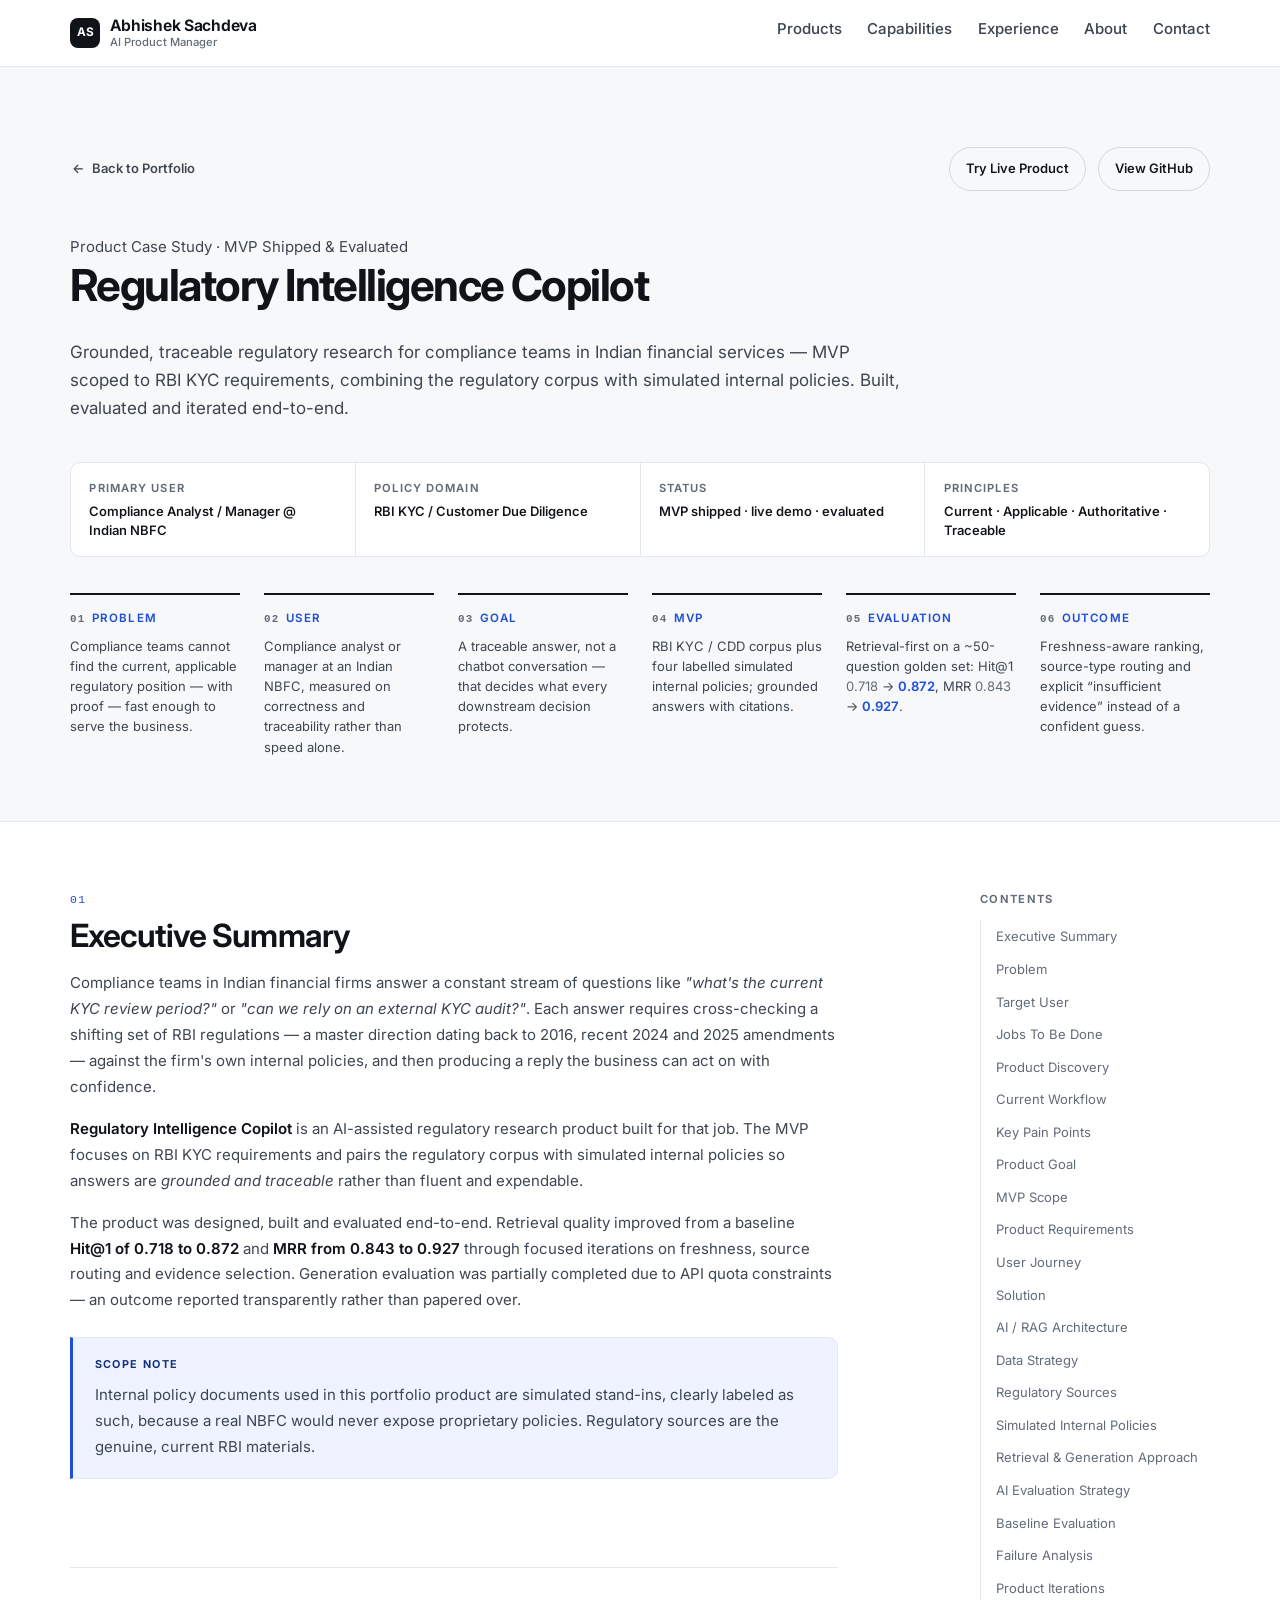
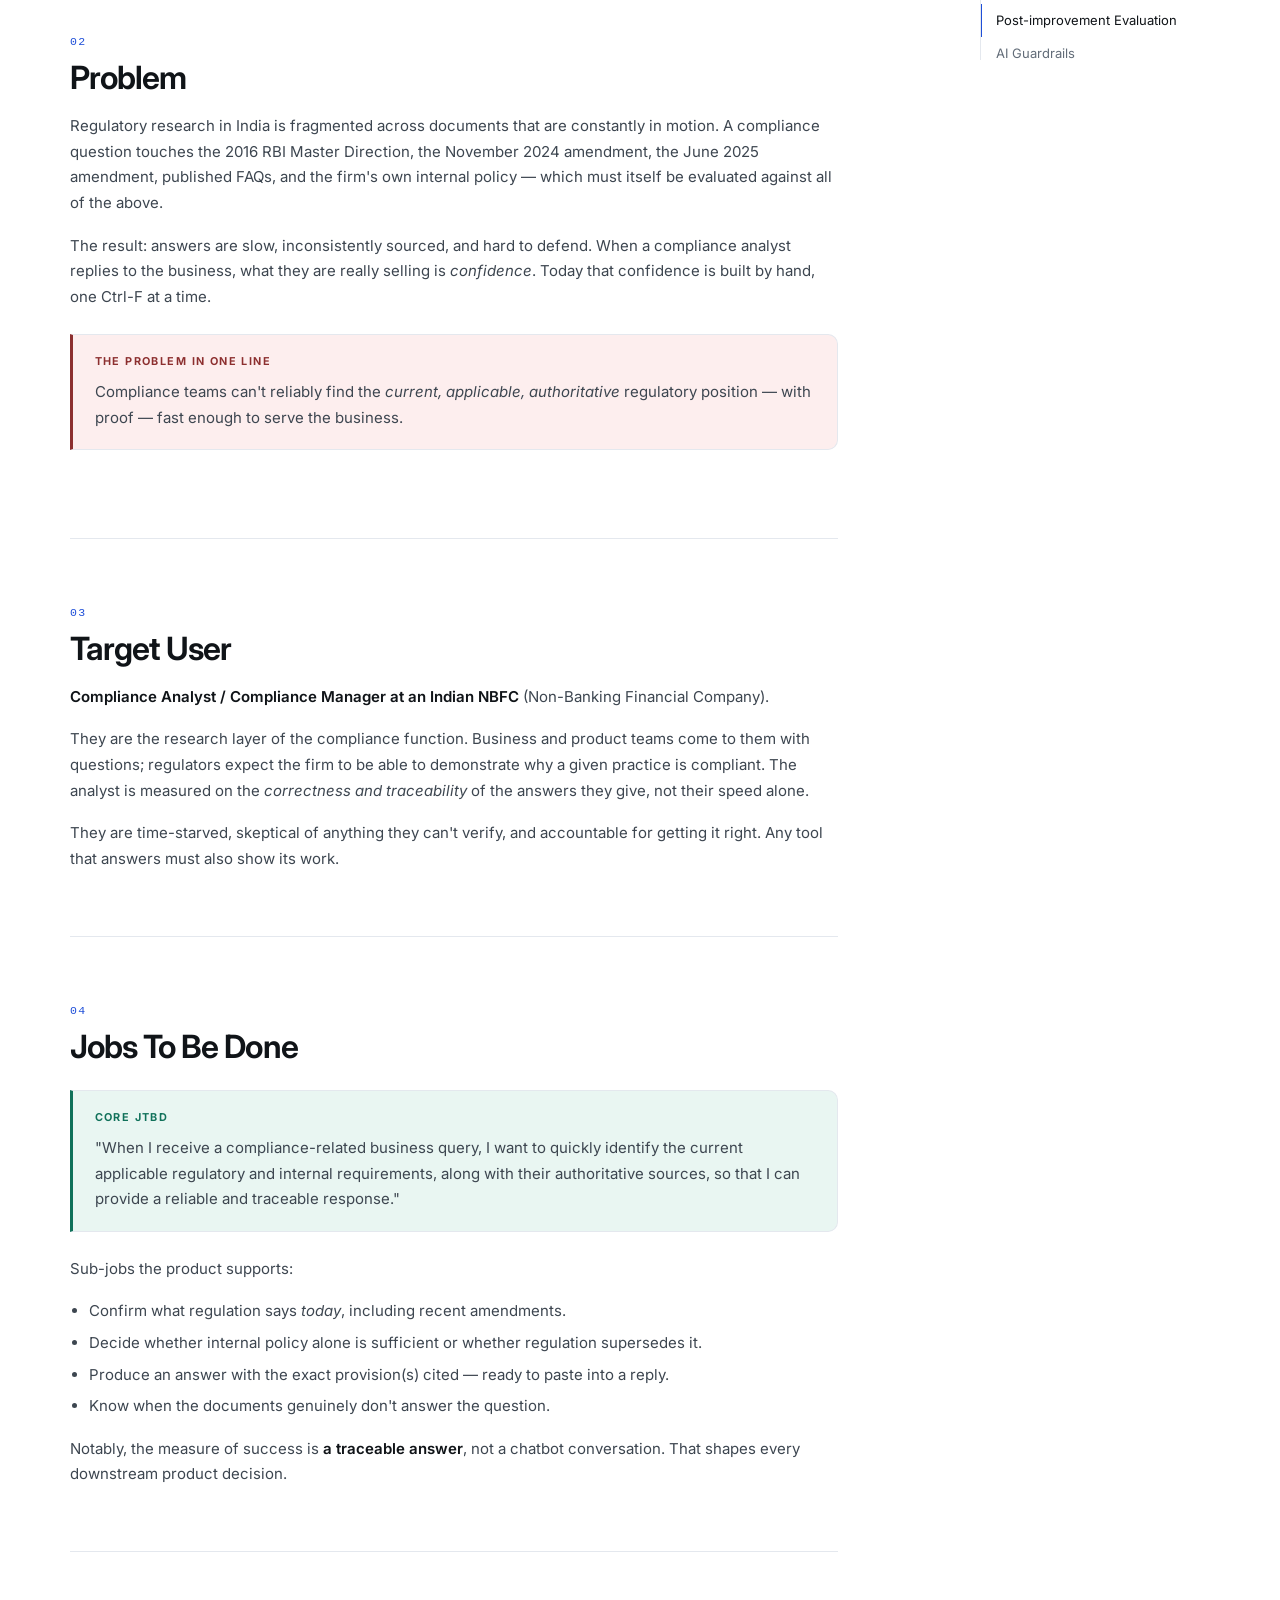
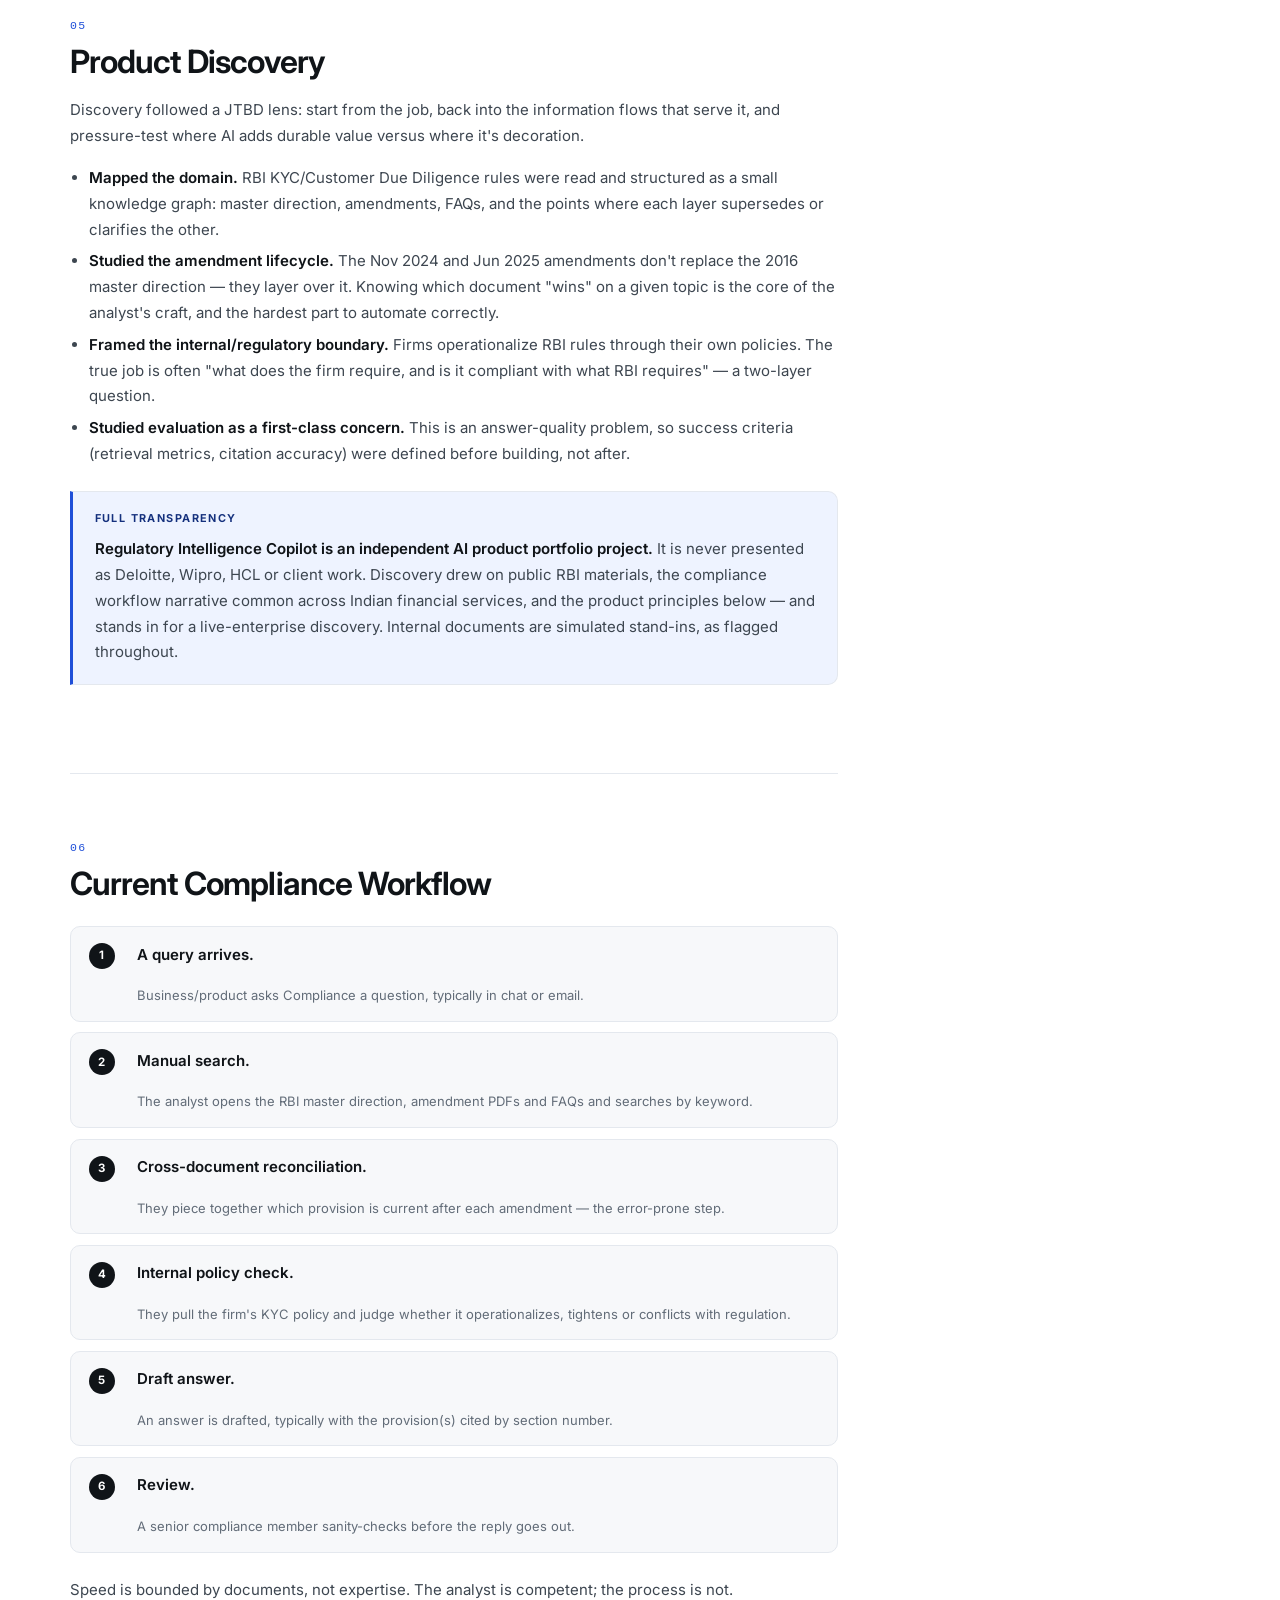
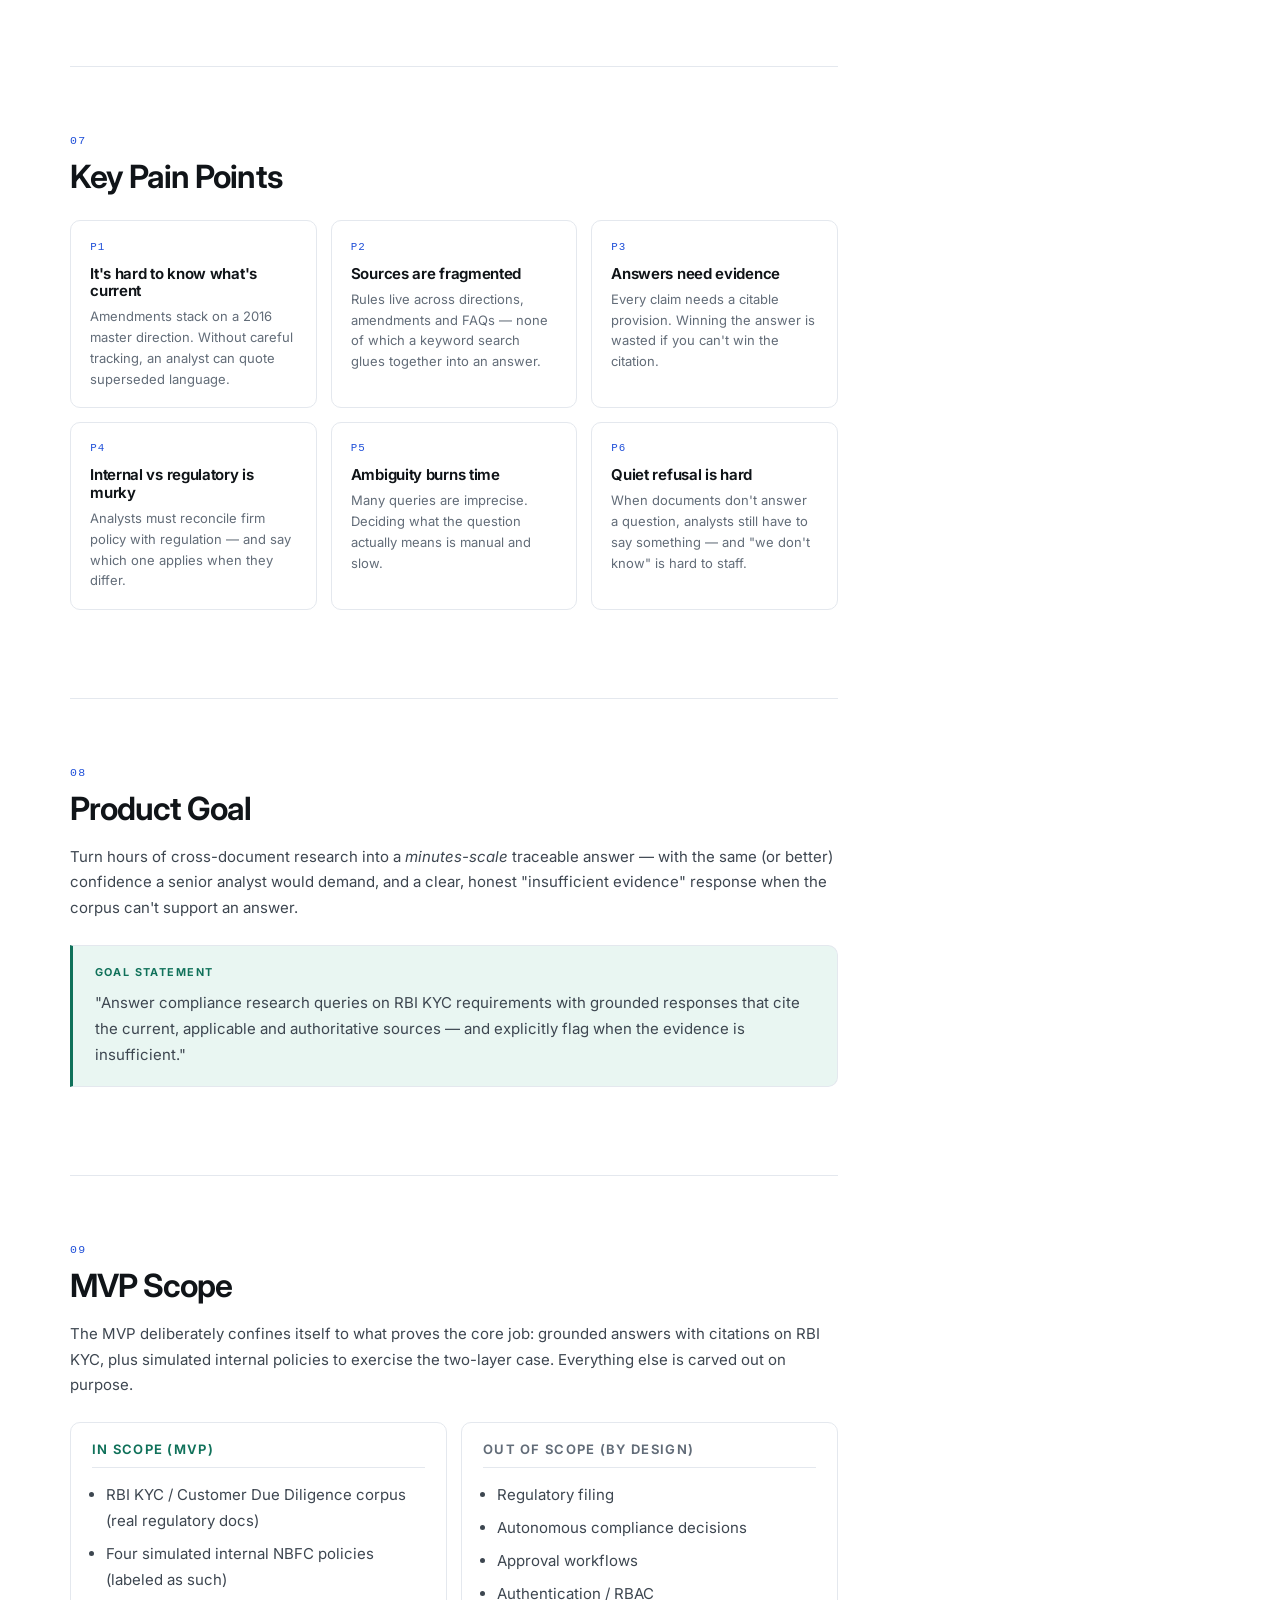
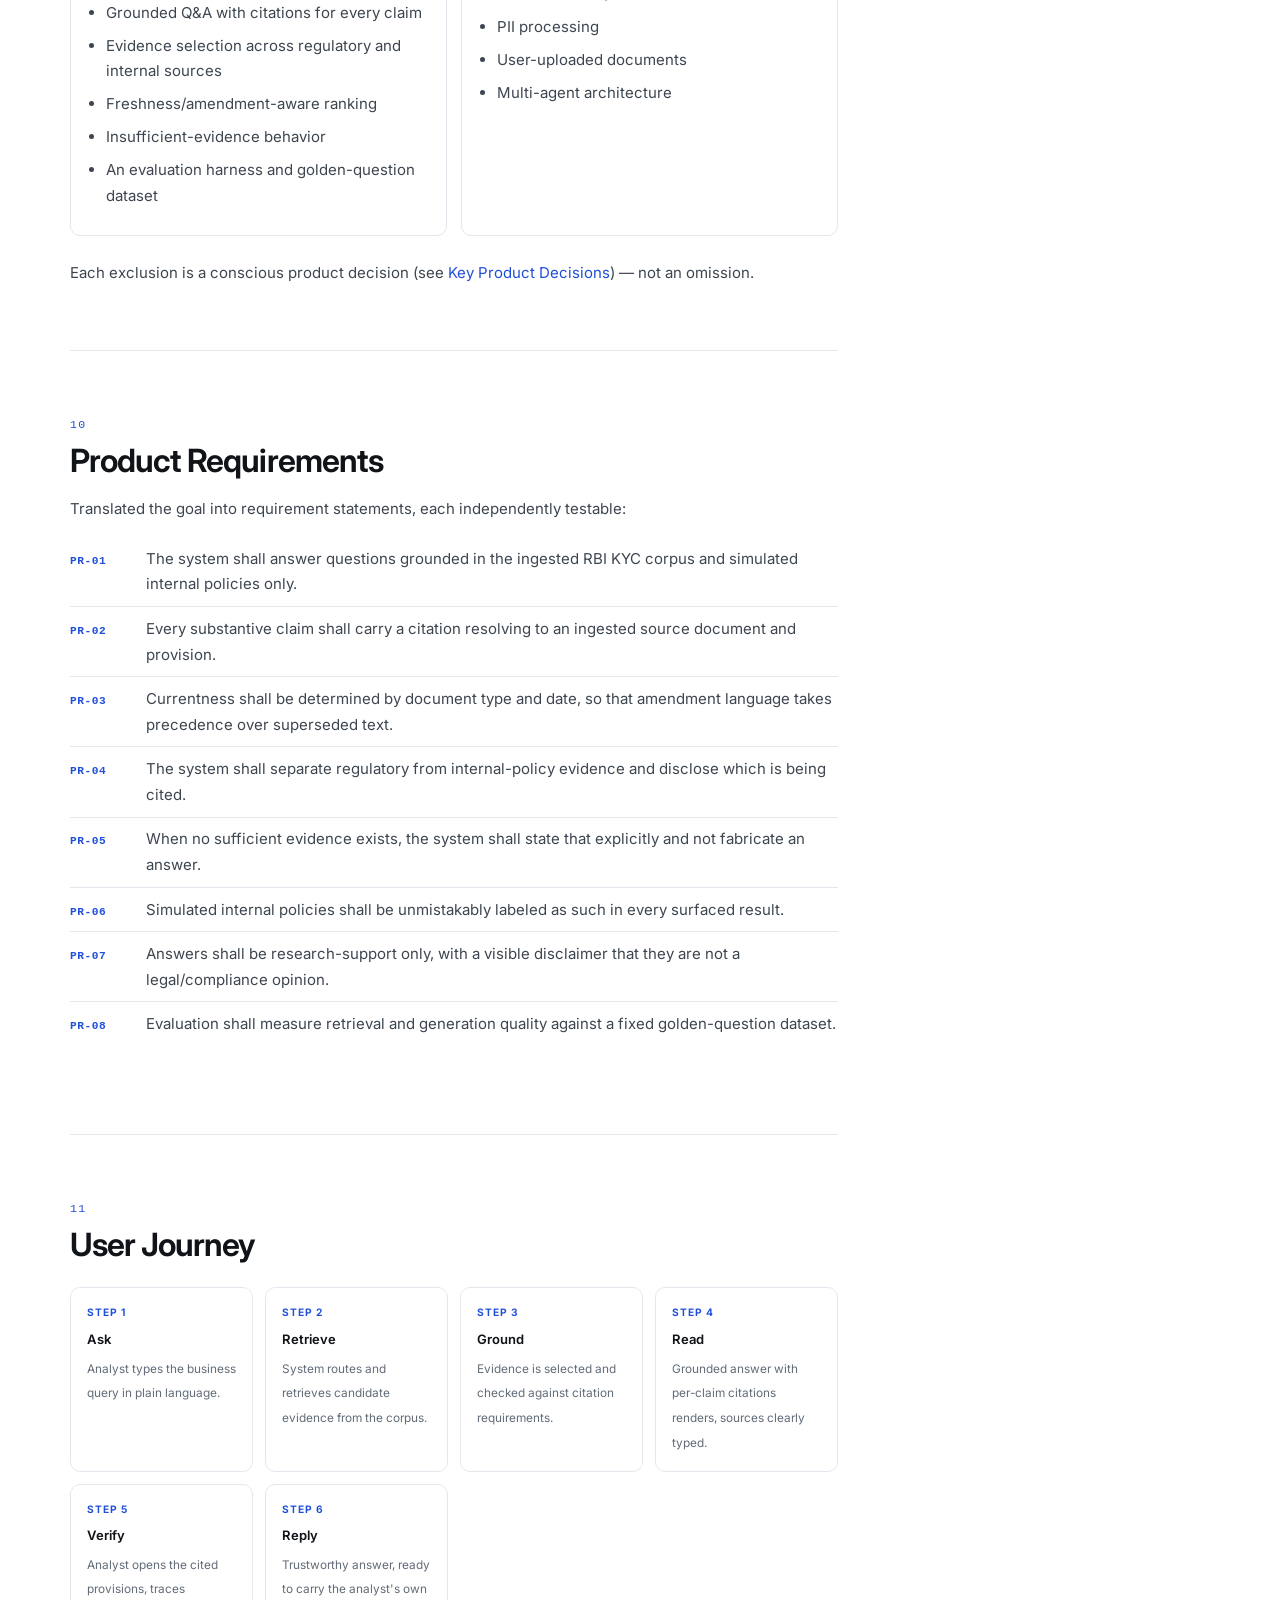
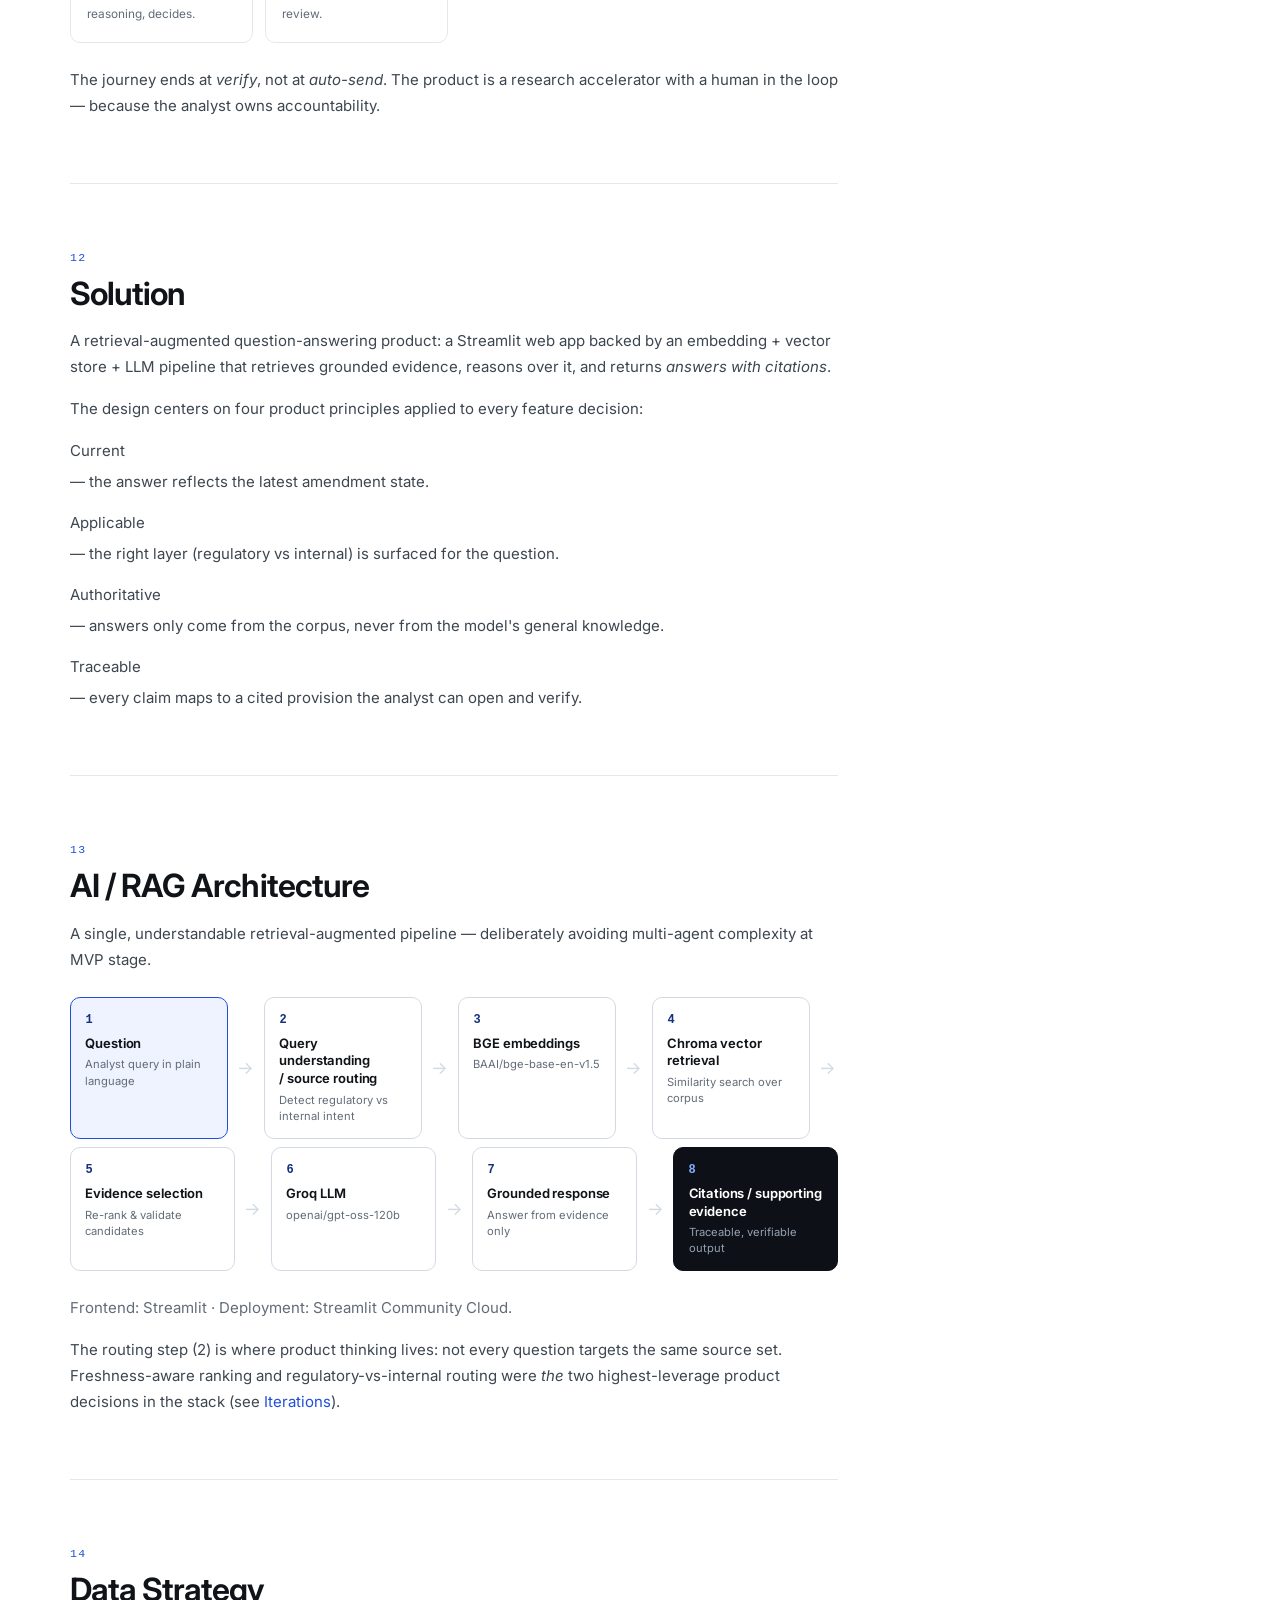
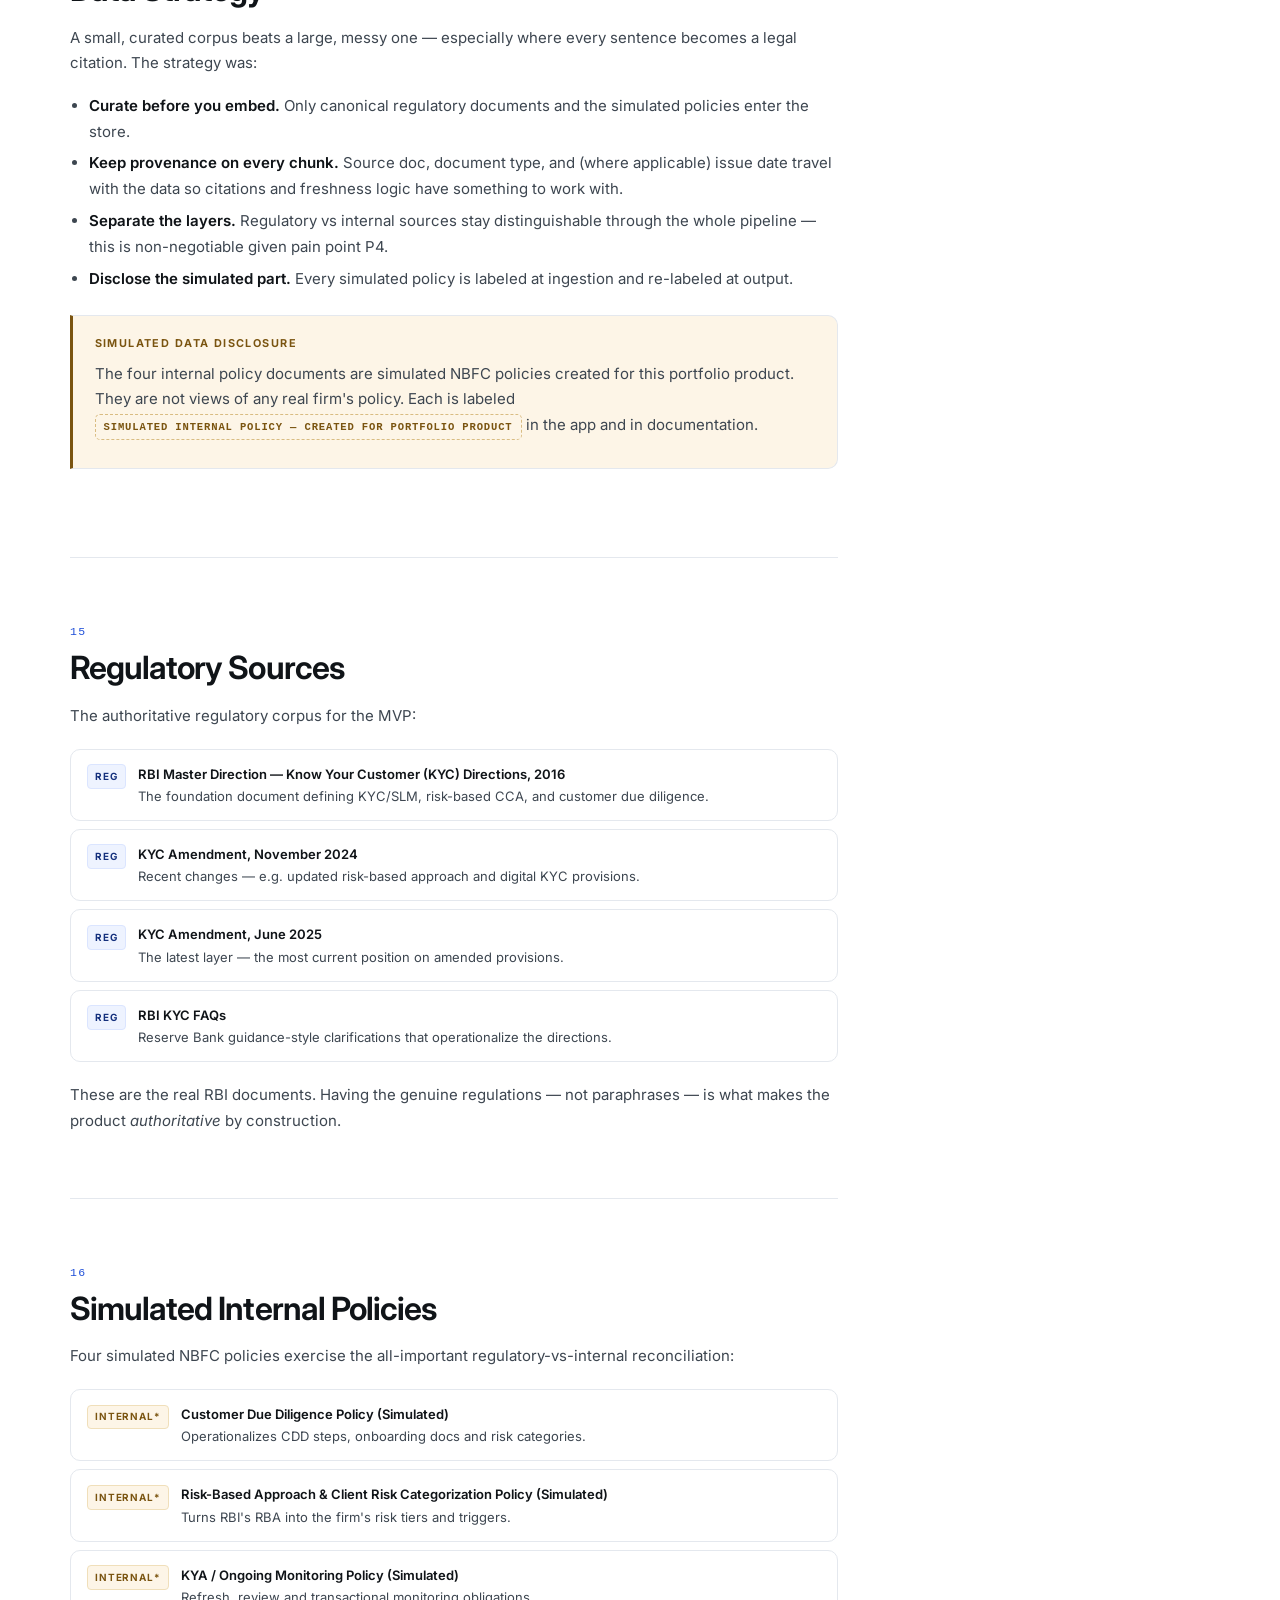
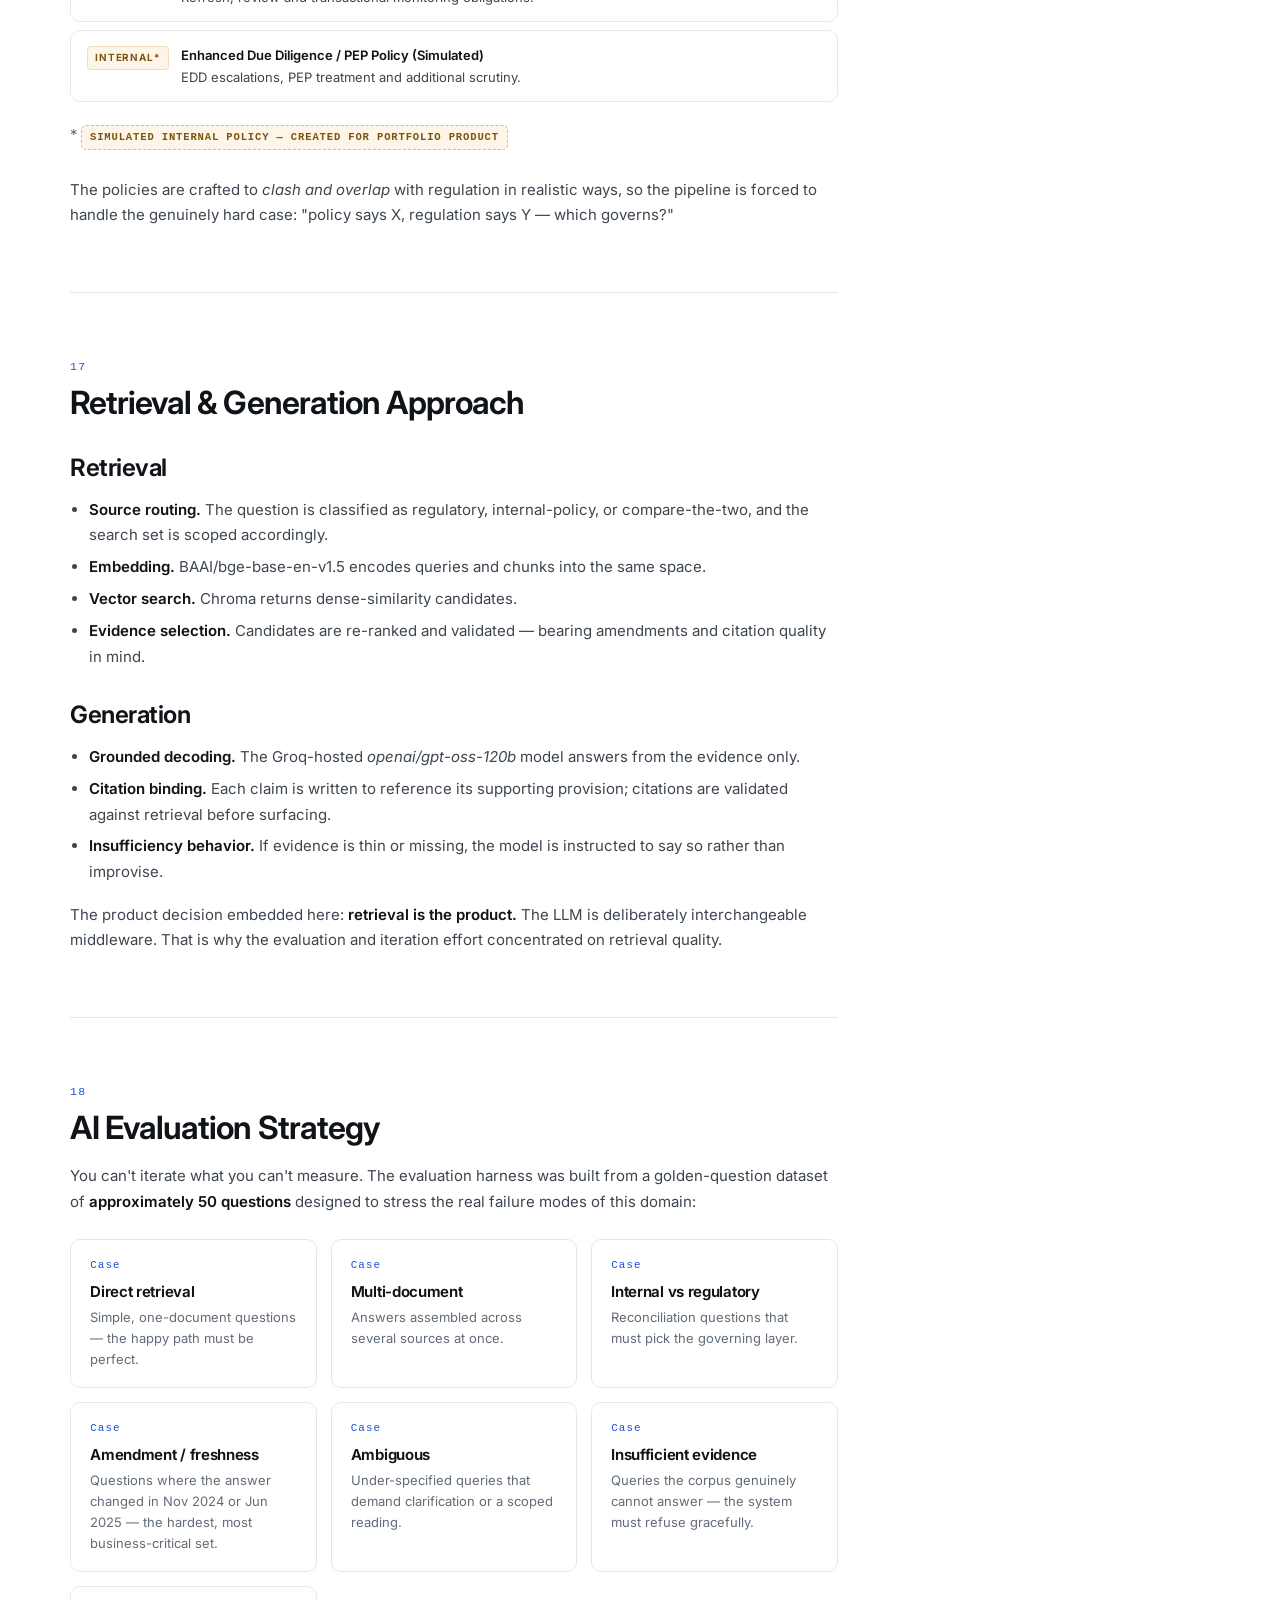
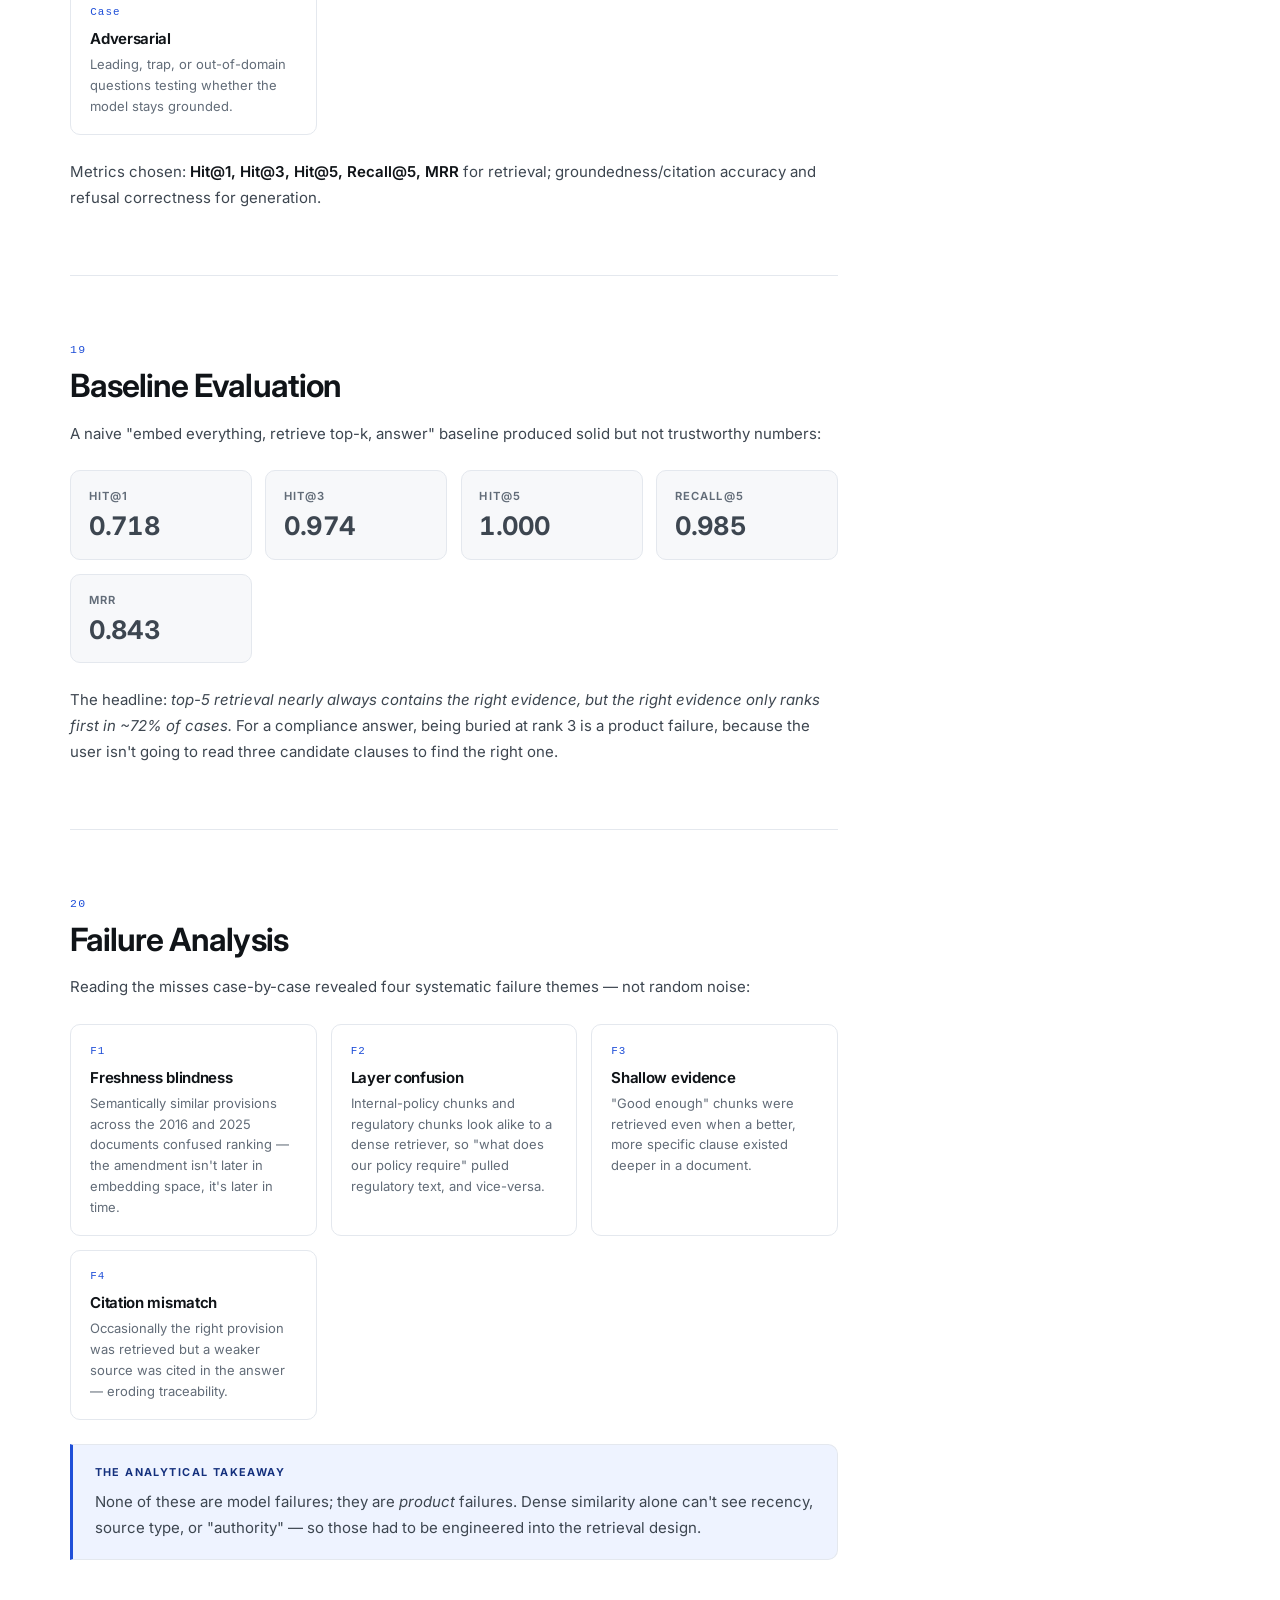
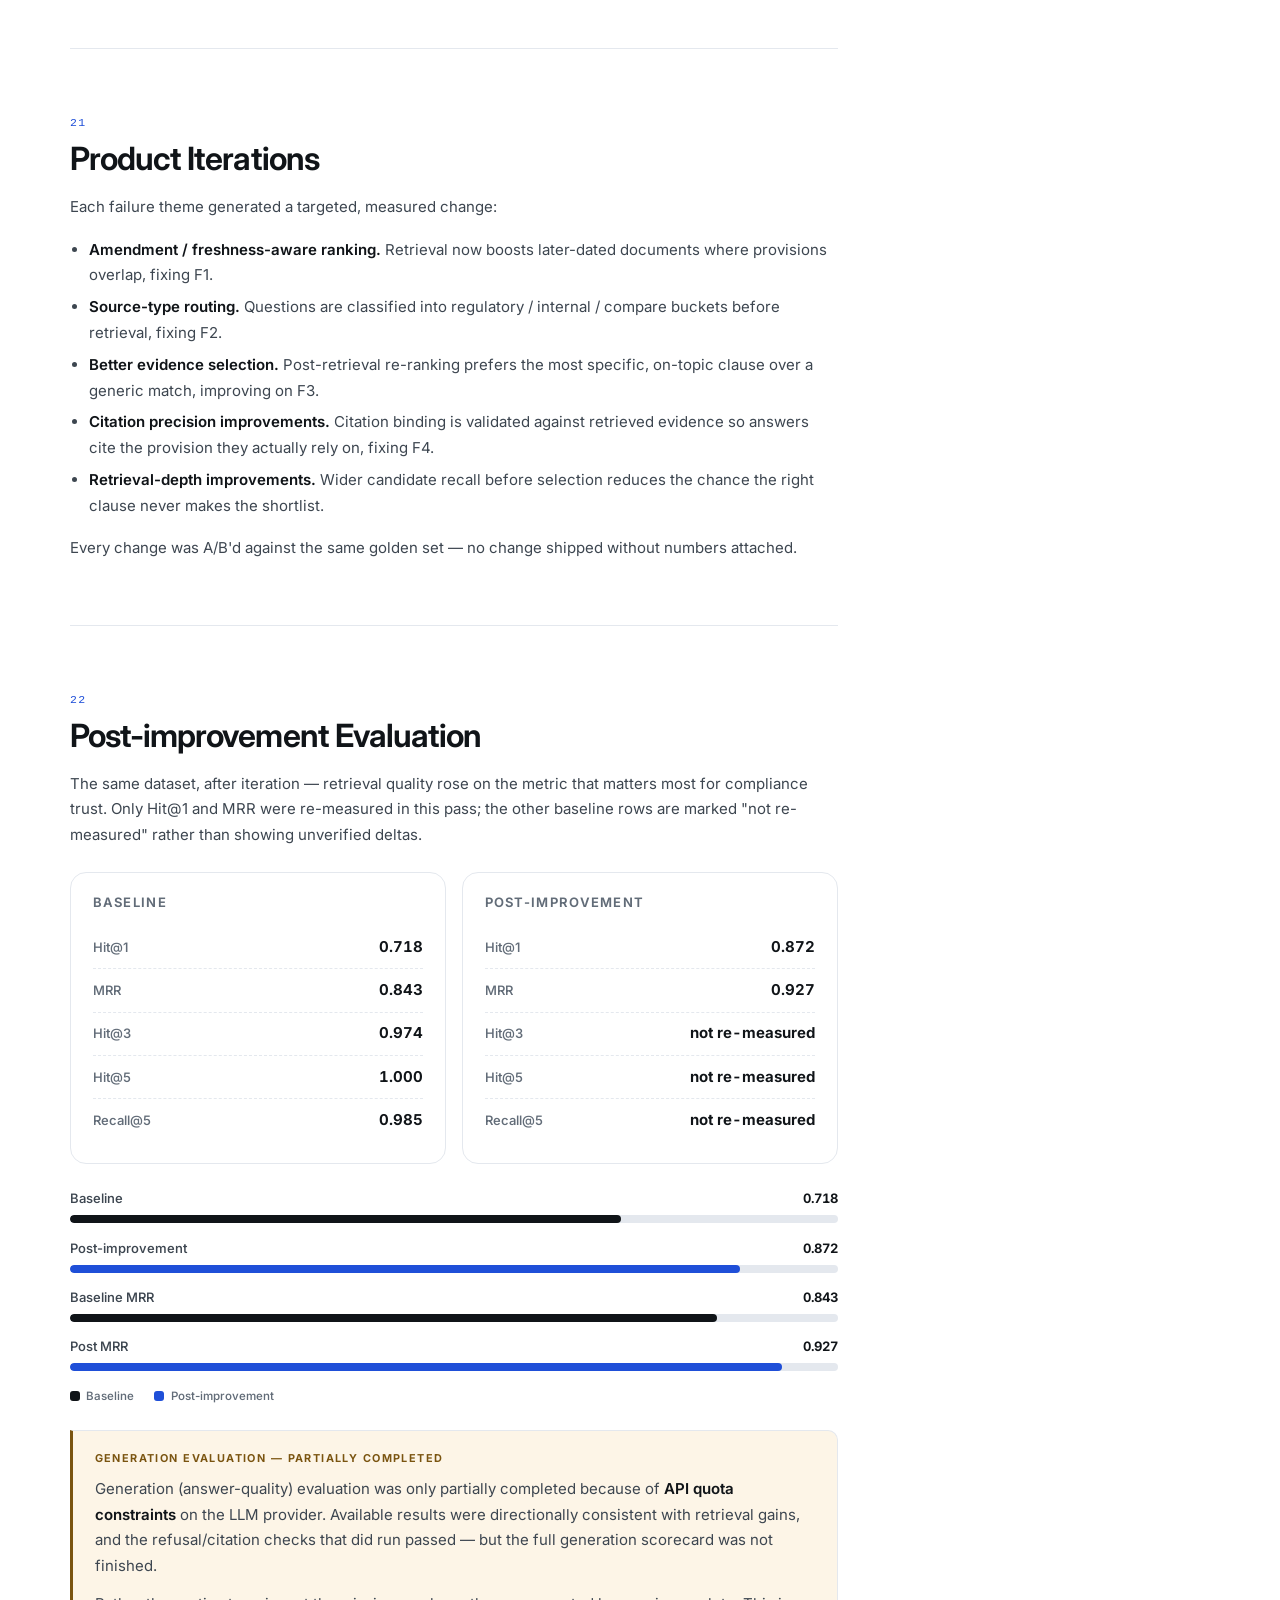
<file: case-study-regulatory-copilot.html>
<!DOCTYPE html>
<html lang="en">
<head>
  <meta charset="UTF-8" />
  <meta name="viewport" content="width=device-width, initial-scale=1.0" />

  <!-- Primary meta -->
  <title>Regulatory Intelligence Copilot — Product Case Study | Abhishek Sachdeva</title>
  <meta name="description" content="Product case study: a grounded, traceable AI copilot for RBI KYC compliance research at Indian NBFCs. From problem discovery to retrieval evaluation, iterations and guardrails." />
  <meta name="author" content="Abhishek Sachdeva" />
  <link rel="canonical" href="https://abhishek-ai-product-portfolio.vercel.app/case-study-regulatory-copilot.html" />

  <!-- Open Graph -->
  <meta property="og:type" content="article" />
  <meta property="og:title" content="Regulatory Intelligence Copilot — Product Case Study" />
  <meta property="og:description" content="Grounded, traceable AI research for RBI KYC compliance teams. Discovery, MVP scoping, RAG architecture, evaluation and iteration." />
  <meta property="og:url" content="https://abhishek-ai-product-portfolio.vercel.app/case-study-regulatory-copilot.html" />
  <meta property="og:site_name" content="Abhishek Sachdeva Portfolio" />

  <!-- Twitter -->
  <meta name="twitter:card" content="summary_large_image" />
  <meta name="twitter:title" content="Regulatory Intelligence Copilot — Product Case Study" />
  <meta name="twitter:description" content="From problem discovery to retrieval evaluation: a grounded AI copilot for RBI KYC compliance research." />

  <!-- Icons -->
  <link rel="icon" href="assets/favicon.svg" type="image/svg+xml" />

  <!-- Fonts -->
  <link rel="preconnect" href="https://fonts.googleapis.com" />
  <link rel="preconnect" href="https://fonts.gstatic.com" crossorigin />
  <link href="https://fonts.googleapis.com/css2?family=Inter:wght@400;500;600;650;700&display=swap" rel="stylesheet" />

  <!-- Styles -->
  <link rel="stylesheet" href="css/styles.css" />
</head>
<body id="top">

  <a class="skip-link" href="#main">Skip to main content</a>

  <!-- ======================= HEADER / NAV ======================= -->
  <header class="site-header">
    <nav class="nav shell" aria-label="Primary">
      <a class="brand" href="index.html" aria-label="Abhishek Sachdeva — home">
        <span class="brand-mark" aria-hidden="true">AS</span>
        <span class="brand-text">
          <span class="brand-name">Abhishek Sachdeva</span>
          <span class="brand-role">AI Product Manager</span>
        </span>
      </a>

      <button
        class="nav-toggle"
        data-nav-toggle
        aria-expanded="false"
        aria-controls="primary-nav"
        aria-label="Open menu"
      ><span aria-hidden="true"></span></button>

      <ul class="nav-links" id="primary-nav" data-nav-menu>
        <li><a href="index.html#products">Products</a></li>
        <li><a href="index.html#capabilities">Capabilities</a></li>
        <li><a href="index.html#experience">Experience</a></li>
        <li><a href="index.html#about">About</a></li>
        <li><a href="index.html#contact">Contact</a></li>
      </ul>
    </nav>
  </header>

  <main id="main">

    <!-- ======================= CASE STUDY HERO ======================= -->
    <section class="cs-hero" aria-labelledby="cs-title">
      <div class="shell">
        <div class="cs-topbar">
          <a class="back-link" href="index.html#products" aria-label="Back to portfolio">
            <span aria-hidden="true">←</span> Back to Portfolio
          </a>
          <div class="btn-row">
            <a class="btn btn--ghost btn--sm" href="https://regulatory-intelligence-copilot-ezc6ahmhhs6vjjnjoy7iz9.streamlit.app/" rel="noopener noreferrer" target="_blank">Try Live Product</a>
            <a class="btn btn--ghost btn--sm" href="https://github.com/abhee05/regulatory-intelligence-copilot" rel="noopener noreferrer" target="_blank">View GitHub</a>
          </div>
        </div>

        <span class="card-tag">Product Case Study · MVP Shipped &amp; Evaluated</span>
        <h1 id="cs-title">Regulatory Intelligence Copilot</h1>
        <p class="cs-subtitle">
          Grounded, traceable regulatory research for compliance teams in Indian
          financial services — MVP scoped to RBI KYC requirements, combining the
          regulatory corpus with simulated internal policies. Built, evaluated
          and iterated end-to-end.
        </p>

        <dl class="cs-facts">
          <div>
            <dt>Primary user</dt>
            <dd>Compliance Analyst / Manager @ Indian NBFC</dd>
          </div>
          <div>
            <dt>Policy domain</dt>
            <dd>RBI KYC / Customer Due Diligence</dd>
          </div>
          <div>
            <dt>Status</dt>
            <dd>MVP shipped · live demo · evaluated</dd>
          </div>
          <div>
            <dt>Principles</dt>
            <dd>Current · Applicable · Authoritative · Traceable</dd>
          </div>
        </dl>
        <!-- Scannable narrative arc. Every value below is restated from the
             sections that follow; nothing new is claimed here. -->
        <ol class="case-arc" aria-label="Case study at a glance">
          <li>
            <p class="case-arc-step">Problem</p>
            <p class="case-arc-text">Compliance teams cannot find the current, applicable regulatory position &mdash; with proof &mdash; fast enough to serve the business.</p>
          </li>
          <li>
            <p class="case-arc-step">User</p>
            <p class="case-arc-text">Compliance analyst or manager at an Indian NBFC, measured on correctness and traceability rather than speed alone.</p>
          </li>
          <li>
            <p class="case-arc-step">Goal</p>
            <p class="case-arc-text">A traceable answer, not a chatbot conversation &mdash; that decides what every downstream decision protects.</p>
          </li>
          <li>
            <p class="case-arc-step">MVP</p>
            <p class="case-arc-text">RBI KYC / CDD corpus plus four labelled simulated internal policies; grounded answers with citations.</p>
          </li>
          <li>
            <p class="case-arc-step">Evaluation</p>
            <p class="case-arc-text">Retrieval-first on a ~50-question golden set: Hit@1 <span class="from">0.718</span> &rarr; <span class="to">0.872</span>, MRR <span class="from">0.843</span> &rarr; <span class="to">0.927</span>.</p>
          </li>
          <li>
            <p class="case-arc-step">Outcome</p>
            <p class="case-arc-text">Freshness-aware ranking, source-type routing and explicit &ldquo;insufficient evidence&rdquo; instead of a confident guess.</p>
          </li>
        </ol>

      </div>
    </section>

    <!-- ======================= CASE STUDY BODY ======================= -->
    <div class="shell cs-layout">

      <!-- TOC -->
      <nav class="cs-toc" aria-label="Case study contents">
        <p>Contents</p>
        <ol>
          <li><a data-toc-link href="#executive-summary">Executive Summary</a></li>
          <li><a data-toc-link href="#problem">Problem</a></li>
          <li><a data-toc-link href="#target-user">Target User</a></li>
          <li><a data-toc-link href="#jtbd">Jobs To Be Done</a></li>
          <li><a data-toc-link href="#discovery">Product Discovery</a></li>
          <li><a data-toc-link href="#workflow">Current Workflow</a></li>
          <li><a data-toc-link href="#pain-points">Key Pain Points</a></li>
          <li><a data-toc-link href="#goal">Product Goal</a></li>
          <li><a data-toc-link href="#mvp-scope">MVP Scope</a></li>
          <li><a data-toc-link href="#requirements">Product Requirements</a></li>
          <li><a data-toc-link href="#user-journey">User Journey</a></li>
          <li><a data-toc-link href="#solution">Solution</a></li>
          <li><a data-toc-link href="#architecture">AI / RAG Architecture</a></li>
          <li><a data-toc-link href="#data-strategy">Data Strategy</a></li>
          <li><a data-toc-link href="#regulatory-sources">Regulatory Sources</a></li>
          <li><a data-toc-link href="#internal-policies">Simulated Internal Policies</a></li>
          <li><a data-toc-link href="#retrieval">Retrieval &amp; Generation Approach</a></li>
          <li><a data-toc-link href="#eval-strategy">AI Evaluation Strategy</a></li>
          <li><a data-toc-link href="#baseline-eval">Baseline Evaluation</a></li>
          <li><a data-toc-link href="#failure-analysis">Failure Analysis</a></li>
          <li><a data-toc-link href="#iterations">Product Iterations</a></li>
          <li><a data-toc-link href="#post-eval">Post-improvement Evaluation</a></li>
          <li><a data-toc-link href="#guardrails">AI Guardrails</a></li>
          <li><a data-toc-link href="#risks">Risks &amp; Mitigations</a></li>
          <li><a data-toc-link href="#metrics">Success Metrics</a></li>
          <li><a data-toc-link href="#roadmap">MVP Roadmap</a></li>
          <li><a data-toc-link href="#decisions">Key Product Decisions</a></li>
          <li><a data-toc-link href="#tradeoffs">Trade-offs</a></li>
          <li><a data-toc-link href="#lessons">What I Learned</a></li>
          <li><a data-toc-link href="#future">Future Opportunities</a></li>
        </ol>
      </nav>

      <!-- CONTENT -->
      <div class="cs-content">

        <!-- 01 Executive Summary -->
        <section class="cs-section" id="executive-summary" data-section aria-labelledby="es-title">
          <span class="section-number">01</span>
          <h2 id="es-title">Executive Summary</h2>
          <p>
            Compliance teams in Indian financial firms answer a constant stream
            of questions like <em>"what's the current KYC review period?"</em> or
            <em>"can we rely on an external KYC audit?"</em>. Each answer requires
            cross-checking a shifting set of RBI regulations — a master direction
            dating back to 2016, recent 2024 and 2025 amendments — against the
            firm's own internal policies, and then producing a reply the business
            can act on with confidence.
          </p>
          <p>
            <strong>Regulatory Intelligence Copilot</strong> is an AI-assisted
            regulatory research product built for that job. The MVP focuses on
            RBI KYC requirements and pairs the regulatory corpus with simulated
            internal policies so answers are <em>grounded and traceable</em> rather
            than fluent and expendable.
          </p>
          <p>
            The product was designed, built and evaluated end-to-end. Retrieval
            quality improved from a baseline <strong>Hit@1 of 0.718 to 0.872</strong> and
            <strong>MRR from 0.843 to 0.927</strong> through focused iterations on
            freshness, source routing and evidence selection. Generation
            evaluation was partially completed due to API quota constraints — an
            outcome reported transparently rather than papered over.
          </p>
          <div class="callout callout--note">
            <span class="callout-label">Scope note</span>
            <p>
              Internal policy documents used in this portfolio product are
              simulated stand-ins, clearly labeled as such, because a real NBFC
              would never expose proprietary policies. Regulatory sources are the
              genuine, current RBI materials.
            </p>
          </div>
        </section>

        <!-- 02 Problem -->
        <section class="cs-section" id="problem" data-section aria-labelledby="problem-title">
          <span class="section-number">02</span>
          <h2 id="problem-title">Problem</h2>
          <p>
            Regulatory research in India is fragmented across documents that are
            constantly in motion. A compliance question touches the 2016 RBI
            Master Direction, the November 2024 amendment, the June 2025
            amendment, published FAQs, and the firm's own internal policy —
            which must itself be evaluated against all of the above.
          </p>
          <p>
            The result: answers are slow, inconsistently sourced, and hard to
            defend. When a compliance analyst replies to the business, what they
            are really selling is <em>confidence</em>. Today that confidence is built
            by hand, one Ctrl-F at a time.
          </p>
          <div class="callout callout--problem">
            <span class="callout-label">The problem in one line</span>
            <p>
              Compliance teams can't reliably find the <em>current, applicable,
              authoritative</em> regulatory position — with proof — fast enough to
              serve the business.
            </p>
          </div>
        </section>

        <!-- 03 Target User -->
        <section class="cs-section" id="target-user" data-section aria-labelledby="user-title">
          <span class="section-number">03</span>
          <h2 id="user-title">Target User</h2>
          <p>
            <strong>Compliance Analyst / Compliance Manager at an Indian NBFC</strong>
            (Non-Banking Financial Company).
          </p>
          <p>
            They are the research layer of the compliance function. Business and
            product teams come to them with questions; regulators expect the firm
            to be able to demonstrate why a given practice is compliant. The
            analyst is measured on the <em>correctness and traceability</em> of the
            answers they give, not their speed alone.
          </p>
          <p>
            They are time-starved, skeptical of anything they can't verify, and
            accountable for getting it right. Any tool that answers must also
            show its work.
          </p>
        </section>

        <!-- 04 JTBD -->
        <section class="cs-section" id="jtbd" data-section aria-labelledby="jtbd-title">
          <span class="section-number">04</span>
          <h2 id="jtbd-title">Jobs To Be Done</h2>
          <blockquote class="callout callout--solution">
            <span class="callout-label">Core JTBD</span>
            <p>
              "When I receive a compliance-related business query, I want to
              quickly identify the current applicable regulatory and internal
              requirements, along with their authoritative sources, so that I can
              provide a reliable and traceable response."
            </p>
          </blockquote>
          <p>Sub-jobs the product supports:</p>
          <ul>
            <li>Confirm what regulation says <em>today</em>, including recent amendments.</li>
            <li>Decide whether internal policy alone is sufficient or whether regulation supersedes it.</li>
            <li>Produce an answer with the exact provision(s) cited — ready to paste into a reply.</li>
            <li>Know when the documents genuinely don't answer the question.</li>
          </ul>
          <p>
            Notably, the measure of success is <strong>a traceable answer</strong>, not a
            chatbot conversation. That shapes every downstream product decision.
          </p>
        </section>

        <!-- 05 Discovery -->
        <section class="cs-section" id="discovery" data-section aria-labelledby="discovery-title">
          <span class="section-number">05</span>
          <h2 id="discovery-title">Product Discovery</h2>
          <p>
            Discovery followed a JTBD lens: start from the job, back into the
            information flows that serve it, and pressure-test where AI adds
            durable value versus where it's decoration.
          </p>
          <ul>
            <li>
              <strong>Mapped the domain.</strong> RBI KYC/Customer Due Diligence
              rules were read and structured as a small knowledge graph: master
              direction, amendments, FAQs, and the points where each layer
              supersedes or clarifies the other.
            </li>
            <li>
              <strong>Studied the amendment lifecycle.</strong> The Nov 2024 and
              Jun 2025 amendments don't replace the 2016 master direction — they
              layer over it. Knowing which document "wins" on a given topic is
              the core of the analyst's craft, and the hardest part to automate
              correctly.
            </li>
            <li>
              <strong>Framed the internal/regulatory boundary.</strong> Firms
              operationalize RBI rules through their own policies. The true job
              is often "what does the firm require, and is it compliant with
              what RBI requires" — a two-layer question.
            </li>
            <li>
              <strong>Studied evaluation as a first-class concern.</strong> This
              is an answer-quality problem, so success criteria (retrieval
              metrics, citation accuracy) were defined before building, not after.
            </li>
          </ul>
          <div class="callout callout--note">
            <span class="callout-label">Full transparency</span>
            <p>
              <strong>Regulatory Intelligence Copilot is an independent AI product portfolio project.</strong> It is never presented as Deloitte, Wipro, HCL or client work. Discovery drew on public
              RBI materials, the compliance workflow narrative common across
              Indian financial services, and the product principles below — and
              stands in for a live-enterprise discovery. Internal documents are
              simulated stand-ins, as flagged throughout.
            </p>
          </div>
        </section>

        <!-- 06 Current Workflow -->
        <section class="cs-section" id="workflow" data-section aria-labelledby="workflow-title">
          <span class="section-number">06</span>
          <h2 id="workflow-title">Current Compliance Workflow</h2>
          <ol class="workflow">
            <li>
              <strong>A query arrives.</strong>
              <span>Business/product asks Compliance a question, typically in chat or email.</span>
            </li>
            <li>
              <strong>Manual search.</strong>
              <span>The analyst opens the RBI master direction, amendment PDFs and FAQs and searches by keyword.</span>
            </li>
            <li>
              <strong>Cross-document reconciliation.</strong>
              <span>They piece together which provision is current after each amendment — the error-prone step.</span>
            </li>
            <li>
              <strong>Internal policy check.</strong>
              <span>They pull the firm's KYC policy and judge whether it operationalizes, tightens or conflicts with regulation.</span>
            </li>
            <li>
              <strong>Draft answer.</strong>
              <span>An answer is drafted, typically with the provision(s) cited by section number.</span>
            </li>
            <li>
              <strong>Review.</strong>
              <span>A senior compliance member sanity-checks before the reply goes out.</span>
            </li>
          </ol>
          <p>
            Speed is bounded by documents, not expertise. The analyst is
            competent; the process is not.
          </p>
        </section>

        <!-- 07 Pain Points -->
        <section class="cs-section" id="pain-points" data-section aria-labelledby="pain-title">
          <span class="section-number">07</span>
          <h2 id="pain-title">Key Pain Points</h2>
          <div class="point-grid">
            <div class="point-card">
              <span class="point-index">P1</span>
              <h4>It's hard to know what's current</h4>
              <p>Amendments stack on a 2016 master direction. Without careful tracking, an analyst can quote superseded language.</p>
            </div>
            <div class="point-card">
              <span class="point-index">P2</span>
              <h4>Sources are fragmented</h4>
              <p>Rules live across directions, amendments and FAQs — none of which a keyword search glues together into an answer.</p>
            </div>
            <div class="point-card">
              <span class="point-index">P3</span>
              <h4>Answers need evidence</h4>
              <p>Every claim needs a citable provision. Winning the answer is wasted if you can't win the citation.</p>
            </div>
            <div class="point-card">
              <span class="point-index">P4</span>
              <h4>Internal vs regulatory is murky</h4>
              <p>Analysts must reconcile firm policy with regulation — and say which one applies when they differ.</p>
            </div>
            <div class="point-card">
              <span class="point-index">P5</span>
              <h4>Ambiguity burns time</h4>
              <p>Many queries are imprecise. Deciding what the question actually means is manual and slow.</p>
            </div>
            <div class="point-card">
              <span class="point-index">P6</span>
              <h4>Quiet refusal is hard</h4>
              <p>When documents don't answer a question, analysts still have to say something — and "we don't know" is hard to staff.</p>
            </div>
          </div>
        </section>

        <!-- 08 Product Goal -->
        <section class="cs-section" id="goal" data-section aria-labelledby="goal-title">
          <span class="section-number">08</span>
          <h2 id="goal-title">Product Goal</h2>
          <p>
            Turn hours of cross-document research into a <em>minutes-scale</em>
            traceable answer — with the same (or better) confidence a senior
            analyst would demand, and a clear, honest "insufficient evidence"
            response when the corpus can't support an answer.
          </p>
          <div class="callout callout--solution">
            <span class="callout-label">Goal statement</span>
            <p>
              "Answer compliance research queries on RBI KYC requirements with
              grounded responses that cite the current, applicable and
              authoritative sources — and explicitly flag when the evidence is
              insufficient."
            </p>
          </div>
        </section>

        <!-- 09 MVP Scope -->
        <section class="cs-section" id="mvp-scope" data-section aria-labelledby="scope-title">
          <span class="section-number">09</span>
          <h2 id="scope-title">MVP Scope</h2>
          <p>
            The MVP deliberately confines itself to what proves the core job:
            grounded answers with citations on RBI KYC, plus simulated internal
            policies to exercise the two-layer case. Everything else is carved
            out on purpose.
          </p>
          <div class="scope-grid">
            <div class="scope-col is-in">
              <h4>In scope (MVP)</h4>
              <ul>
                <li>RBI KYC / Customer Due Diligence corpus (real regulatory docs)</li>
                <li>Four simulated internal NBFC policies (labeled as such)</li>
                <li>Grounded Q&amp;A with citations for every claim</li>
                <li>Evidence selection across regulatory and internal sources</li>
                <li>Freshness/amendment-aware ranking</li>
                <li>Insufficient-evidence behavior</li>
                <li>An evaluation harness and golden-question dataset</li>
              </ul>
            </div>
            <div class="scope-col is-out">
              <h4>Out of scope (by design)</h4>
              <ul>
                <li>Regulatory filing</li>
                <li>Autonomous compliance decisions</li>
                <li>Approval workflows</li>
                <li>Authentication / RBAC</li>
                <li>PII processing</li>
                <li>User-uploaded documents</li>
                <li>Multi-agent architecture</li>
              </ul>
            </div>
          </div>
          <p>
            Each exclusion is a conscious product decision (see
            <a href="#decisions">Key Product Decisions</a>) — not an omission.
          </p>
        </section>

        <!-- 10 Requirements -->
        <section class="cs-section" id="requirements" data-section aria-labelledby="req-title">
          <span class="section-number">10</span>
          <h2 id="req-title">Product Requirements</h2>
          <p>Translated the goal into requirement statements, each independently testable:</p>
          <ol class="req-list">
            <li><span class="req-id">PR-01</span><span>The system shall answer questions grounded in the ingested RBI KYC corpus and simulated internal policies only.</span></li>
            <li><span class="req-id">PR-02</span><span>Every substantive claim shall carry a citation resolving to an ingested source document and provision.</span></li>
            <li><span class="req-id">PR-03</span><span>Currentness shall be determined by document type and date, so that amendment language takes precedence over superseded text.</span></li>
            <li><span class="req-id">PR-04</span><span>The system shall separate regulatory from internal-policy evidence and disclose which is being cited.</span></li>
            <li><span class="req-id">PR-05</span><span>When no sufficient evidence exists, the system shall state that explicitly and not fabricate an answer.</span></li>
            <li><span class="req-id">PR-06</span><span>Simulated internal policies shall be unmistakably labeled as such in every surfaced result.</span></li>
            <li><span class="req-id">PR-07</span><span>Answers shall be research-support only, with a visible disclaimer that they are not a legal/compliance opinion.</span></li>
            <li><span class="req-id">PR-08</span><span>Evaluation shall measure retrieval and generation quality against a fixed golden-question dataset.</span></li>
          </ol>
        </section>

        <!-- 11 User Journey -->
        <section class="cs-section" id="user-journey" data-section aria-labelledby="journey-title">
          <span class="section-number">11</span>
          <h2 id="journey-title">User Journey</h2>
          <div class="journey">
            <div class="journey-step"><strong>Ask</strong><span>Analyst types the business query in plain language.</span></div>
            <div class="journey-step"><strong>Retrieve</strong><span>System routes and retrieves candidate evidence from the corpus.</span></div>
            <div class="journey-step"><strong>Ground</strong><span>Evidence is selected and checked against citation requirements.</span></div>
            <div class="journey-step"><strong>Read</strong><span>Grounded answer with per-claim citations renders, sources clearly typed.</span></div>
            <div class="journey-step"><strong>Verify</strong><span>Analyst opens the cited provisions, traces reasoning, decides.</span></div>
            <div class="journey-step"><strong>Reply</strong><span>Trustworthy answer, ready to carry the analyst's own review.</span></div>
          </div>
          <p>
            The journey ends at <em>verify</em>, not at <em>auto-send</em>. The product is a
            research accelerator with a human in the loop — because the analyst
            owns accountability.
          </p>
        </section>

        <!-- 12 Solution -->
        <section class="cs-section" id="solution" data-section aria-labelledby="solution-title">
          <span class="section-number">12</span>
          <h2 id="solution-title">Solution</h2>
          <p>
            A retrieval-augmented question-answering product: a Streamlit web
            app backed by an embedding + vector store + LLM pipeline that
            retrieves grounded evidence, reasons over it, and returns
            <em>answers with citations</em>.
          </p>
          <p>
            The design centers on four product principles applied to every
            feature decision:
          </p>
          <div class="principle" style="margin-bottom:0.35rem">Current</div>
          <p style="margin-bottom:1rem">— the answer reflects the latest amendment state.</p>
          <div class="principle" style="margin-bottom:0.35rem">Applicable</div>
          <p style="margin-bottom:1rem">— the right layer (regulatory vs internal) is surfaced for the question.</p>
          <div class="principle" style="margin-bottom:0.35rem">Authoritative</div>
          <p style="margin-bottom:1rem">— answers only come from the corpus, never from the model's general knowledge.</p>
          <div class="principle" style="margin-bottom:0.35rem">Traceable</div>
          <p>— every claim maps to a cited provision the analyst can open and verify.</p>
        </section>

        <!-- 13 Architecture -->
        <section class="cs-section" id="architecture" data-section aria-labelledby="arch-title">
          <span class="section-number">13</span>
          <h2 id="arch-title">AI / RAG Architecture</h2>
          <p>
            A single, understandable retrieval-augmented pipeline — deliberately
            avoiding multi-agent complexity at MVP stage.
          </p>

          <div class="flow" role="img" aria-label="RAG architecture diagram">
            <div class="flow-step is-accent">
              <span class="step-num">1</span>
              <span class="step-name">Question</span>
              <span class="step-detail">Analyst query in plain language</span>
            </div>
            <div class="flow-arrow" aria-hidden="true">→</div>

            <div class="flow-step">
              <span class="step-num">2</span>
              <span class="step-name">Query understanding<br />/ source routing</span>
              <span class="step-detail">Detect regulatory vs internal intent</span>
            </div>
            <div class="flow-arrow" aria-hidden="true">→</div>

            <div class="flow-step">
              <span class="step-num">3</span>
              <span class="step-name">BGE embeddings</span>
              <span class="step-detail">BAAI/bge-base-en-v1.5</span>
            </div>
            <div class="flow-arrow" aria-hidden="true">→</div>

            <div class="flow-step">
              <span class="step-num">4</span>
              <span class="step-name">Chroma vector retrieval</span>
              <span class="step-detail">Similarity search over corpus</span>
            </div>
            <div class="flow-arrow" aria-hidden="true">→</div>

            <div class="flow-step">
              <span class="step-num">5</span>
              <span class="step-name">Evidence selection</span>
              <span class="step-detail">Re-rank &amp; validate candidates</span>
            </div>
            <div class="flow-arrow" aria-hidden="true">→</div>

            <div class="flow-step">
              <span class="step-num">6</span>
              <span class="step-name">Groq LLM</span>
              <span class="step-detail">openai/gpt-oss-120b</span>
            </div>
            <div class="flow-arrow" aria-hidden="true">→</div>

            <div class="flow-step">
              <span class="step-num">7</span>
              <span class="step-name">Grounded response</span>
              <span class="step-detail">Answer from evidence only</span>
            </div>
            <div class="flow-arrow" aria-hidden="true">→</div>

            <div class="flow-step is-output">
              <span class="step-num">8</span>
              <span class="step-name">Citations / supporting evidence</span>
              <span class="step-detail">Traceable, verifiable output</span>
            </div>
          </div>

          <p class="flow-caption">Frontend: Streamlit · Deployment: Streamlit Community Cloud.</p>

          <p>
            The routing step (2) is where product thinking lives: not every
            question targets the same source set. Freshness-aware ranking and
            regulatory-vs-internal routing were <em>the</em> two highest-leverage
            product decisions in the stack (see
            <a href="#iterations">Iterations</a>).
          </p>
        </section>

        <!-- 14 Data Strategy -->
        <section class="cs-section" id="data-strategy" data-section aria-labelledby="data-title">
          <span class="section-number">14</span>
          <h2 id="data-title">Data Strategy</h2>
          <p>
            A small, curated corpus beats a large, messy one — especially where
            every sentence becomes a legal citation. The strategy was:
          </p>
          <ul>
            <li><strong>Curate before you embed.</strong> Only canonical regulatory documents and the simulated policies enter the store.</li>
            <li><strong>Keep provenance on every chunk.</strong> Source doc, document type, and (where applicable) issue date travel with the data so citations and freshness logic have something to work with.</li>
            <li><strong>Separate the layers.</strong> Regulatory vs internal sources stay distinguishable through the whole pipeline — this is non-negotiable given pain point P4.</li>
            <li><strong>Disclose the simulated part.</strong> Every simulated policy is labeled at ingestion and re-labeled at output.</li>
          </ul>
          <div class="callout callout--warn">
            <span class="callout-label">Simulated data disclosure</span>
            <p>
              The four internal policy documents are simulated NBFC policies
              created for this portfolio product. They are not views of any real
              firm's policy. Each is labeled
              <span class="sim-label">SIMULATED INTERNAL POLICY — CREATED FOR PORTFOLIO PRODUCT</span>
              in the app and in documentation.
            </p>
          </div>
        </section>

        <!-- 15 Regulatory Sources -->
        <section class="cs-section" id="regulatory-sources" data-section aria-labelledby="reg-title">
          <span class="section-number">15</span>
          <h2 id="reg-title">Regulatory Sources</h2>
          <p>The authoritative regulatory corpus for the MVP:</p>
          <ul class="source-list">
            <li><span class="source-type">Reg</span><span><strong>RBI Master Direction — Know Your Customer (KYC) Directions, 2016</strong><br />The foundation document defining KYC/SLM, risk-based CCA, and customer due diligence.</span></li>
            <li><span class="source-type">Reg</span><span><strong>KYC Amendment, November 2024</strong><br />Recent changes — e.g. updated risk-based approach and digital KYC provisions.</span></li>
            <li><span class="source-type">Reg</span><span><strong>KYC Amendment, June 2025</strong><br />The latest layer — the most current position on amended provisions.</span></li>
            <li><span class="source-type">Reg</span><span><strong>RBI KYC FAQs</strong><br />Reserve Bank guidance-style clarifications that operationalize the directions.</span></li>
          </ul>
          <p>
            These are the real RBI documents. Having the genuine regulations —
            not paraphrases — is what makes the product <em>authoritative</em> by
            construction.
          </p>
        </section>

        <!-- 16 Simulated Internal Policies -->
        <section class="cs-section" id="internal-policies" data-section aria-labelledby="pol-title">
          <span class="section-number">16</span>
          <h2 id="pol-title">Simulated Internal Policies</h2>
          <p>
            Four simulated NBFC policies exercise the all-important
            regulatory-vs-internal reconciliation:
          </p>
          <ul class="source-list">
            <li><span class="source-type is-internal">Internal*</span><span><strong>Customer Due Diligence Policy (Simulated)</strong><br />Operationalizes CDD steps, onboarding docs and risk categories.</span></li>
            <li><span class="source-type is-internal">Internal*</span><span><strong>Risk-Based Approach &amp; Client Risk Categorization Policy (Simulated)</strong><br />Turns RBI's RBA into the firm's risk tiers and triggers.</span></li>
            <li><span class="source-type is-internal">Internal*</span><span><strong>KYA / Ongoing Monitoring Policy (Simulated)</strong><br />Refresh, review and transactional monitoring obligations.</span></li>
            <li><span class="source-type is-internal">Internal*</span><span><strong>Enhanced Due Diligence / PEP Policy (Simulated)</strong><br />EDD escalations, PEP treatment and additional scrutiny.</span></li>
          </ul>
          <p class="small muted">
            * <span class="sim-label">SIMULATED INTERNAL POLICY — CREATED FOR PORTFOLIO PRODUCT</span>
          </p>
          <p>
            The policies are crafted to <em>clash and overlap</em> with regulation in
            realistic ways, so the pipeline is forced to handle the genuinely
            hard case: "policy says X, regulation says Y — which governs?"
          </p>
        </section>

        <!-- 17 Retrieval & Generation -->
        <section class="cs-section" id="retrieval" data-section aria-labelledby="ret-title">
          <span class="section-number">17</span>
          <h2 id="ret-title">Retrieval &amp; Generation Approach</h2>
          <h3>Retrieval</h3>
          <ul>
            <li><strong>Source routing.</strong> The question is classified as regulatory, internal-policy, or compare-the-two, and the search set is scoped accordingly.</li>
            <li><strong>Embedding.</strong> BAAI/bge-base-en-v1.5 encodes queries and chunks into the same space.</li>
            <li><strong>Vector search.</strong> Chroma returns dense-similarity candidates.</li>
            <li><strong>Evidence selection.</strong> Candidates are re-ranked and validated — bearing amendments and citation quality in mind.</li>
          </ul>
          <h3>Generation</h3>
          <ul>
            <li><strong>Grounded decoding.</strong> The Groq-hosted <em>openai/gpt-oss-120b</em> model answers from the evidence only.</li>
            <li><strong>Citation binding.</strong> Each claim is written to reference its supporting provision; citations are validated against retrieval before surfacing.</li>
            <li><strong>Insufficiency behavior.</strong> If evidence is thin or missing, the model is instructed to say so rather than improvise.</li>
          </ul>
          <p>
            The product decision embedded here: <strong>retrieval is the product.</strong>
            The LLM is deliberately interchangeable middleware. That is why the
            evaluation and iteration effort concentrated on retrieval quality.
          </p>
        </section>

        <!-- 18 Evaluation Strategy -->
        <section class="cs-section" id="eval-strategy" data-section aria-labelledby="eval-title">
          <span class="section-number">18</span>
          <h2 id="eval-title">AI Evaluation Strategy</h2>
          <p>
            You can't iterate what you can't measure. The evaluation harness was
            built from a golden-question dataset of <strong>approximately 50
            questions</strong> designed to stress the real failure modes of this
            domain:
          </p>
          <div class="point-grid">
            <div class="point-card"><span class="point-index">Case</span><h4>Direct retrieval</h4><p>Simple, one-document questions — the happy path must be perfect.</p></div>
            <div class="point-card"><span class="point-index">Case</span><h4>Multi-document</h4><p>Answers assembled across several sources at once.</p></div>
            <div class="point-card"><span class="point-index">Case</span><h4>Internal vs regulatory</h4><p>Reconciliation questions that must pick the governing layer.</p></div>
            <div class="point-card"><span class="point-index">Case</span><h4>Amendment / freshness</h4><p>Questions where the answer changed in Nov 2024 or Jun 2025 — the hardest, most business-critical set.</p></div>
            <div class="point-card"><span class="point-index">Case</span><h4>Ambiguous</h4><p>Under-specified queries that demand clarification or a scoped reading.</p></div>
            <div class="point-card"><span class="point-index">Case</span><h4>Insufficient evidence</h4><p>Queries the corpus genuinely cannot answer — the system must refuse gracefully.</p></div>
            <div class="point-card"><span class="point-index">Case</span><h4>Adversarial</h4><p>Leading, trap, or out-of-domain questions testing whether the model stays grounded.</p></div>
          </div>
          <p>
            Metrics chosen: <strong>Hit@1, Hit@3, Hit@5, Recall@5, MRR</strong> for
            retrieval; groundedness/citation accuracy and refusal correctness for
            generation.
          </p>
        </section>

        <!-- 19 Baseline Evaluation -->
        <section class="cs-section" id="baseline-eval" data-section aria-labelledby="baseline-title">
          <span class="section-number">19</span>
          <h2 id="baseline-title">Baseline Evaluation</h2>
          <p>
            A naive "embed everything, retrieve top-k, answer" baseline produced
            solid but not trustworthy numbers:
          </p>
          <div class="metric-grid" aria-label="Baseline retrieval metrics">
            <div class="metric-card is-baseline">
              <span class="metric-label">Hit@1</span>
              <span class="metric-value">0.718</span>
            </div>
            <div class="metric-card is-baseline">
              <span class="metric-label">Hit@3</span>
              <span class="metric-value">0.974</span>
            </div>
            <div class="metric-card is-baseline">
              <span class="metric-label">Hit@5</span>
              <span class="metric-value">1.000</span>
            </div>
            <div class="metric-card is-baseline">
              <span class="metric-label">Recall@5</span>
              <span class="metric-value">0.985</span>
            </div>
            <div class="metric-card is-baseline">
              <span class="metric-label">MRR</span>
              <span class="metric-value">0.843</span>
            </div>
          </div>
          <p>
            The headline: <em>top-5 retrieval nearly always contains the right
            evidence, but the right evidence only ranks first in ~72% of cases.</em>
            For a compliance answer, being buried at rank 3 is a product failure,
            because the user isn't going to read three candidate clauses to find
            the right one.
          </p>
        </section>

        <!-- 20 Failure Analysis -->
        <section class="cs-section" id="failure-analysis" data-section aria-labelledby="fail-title">
          <span class="section-number">20</span>
          <h2 id="fail-title">Failure Analysis</h2>
          <p>
            Reading the misses case-by-case revealed four systematic failure
            themes — not random noise:
          </p>
          <div class="point-grid">
            <div class="point-card"><span class="point-index">F1</span><h4>Freshness blindness</h4><p>Semantically similar provisions across the 2016 and 2025 documents confused ranking — the amendment isn't later in embedding space, it's later in time.</p></div>
            <div class="point-card"><span class="point-index">F2</span><h4>Layer confusion</h4><p>Internal-policy chunks and regulatory chunks look alike to a dense retriever, so "what does our policy require" pulled regulatory text, and vice-versa.</p></div>
            <div class="point-card"><span class="point-index">F3</span><h4>Shallow evidence</h4><p>"Good enough" chunks were retrieved even when a better, more specific clause existed deeper in a document.</p></div>
            <div class="point-card"><span class="point-index">F4</span><h4>Citation mismatch</h4><p>Occasionally the right provision was retrieved but a weaker source was cited in the answer — eroding traceability.</p></div>
          </div>
          <div class="callout callout--note">
            <span class="callout-label">The analytical takeaway</span>
            <p>
              None of these are model failures; they are <em>product</em> failures.
              Dense similarity alone can't see recency, source type, or "authority"
              — so those had to be engineered into the retrieval design.
            </p>
          </div>
        </section>

        <!-- 21 Iterations -->
        <section class="cs-section" id="iterations" data-section aria-labelledby="iter-title">
          <span class="section-number">21</span>
          <h2 id="iter-title">Product Iterations</h2>
          <p>
            Each failure theme generated a targeted, measured change:
          </p>
          <ul>
            <li><strong>Amendment / freshness-aware ranking.</strong> Retrieval now boosts later-dated documents where provisions overlap, fixing F1.</li>
            <li><strong>Source-type routing.</strong> Questions are classified into regulatory / internal / compare buckets before retrieval, fixing F2.</li>
            <li><strong>Better evidence selection.</strong> Post-retrieval re-ranking prefers the most specific, on-topic clause over a generic match, improving on F3.</li>
            <li><strong>Citation precision improvements.</strong> Citation binding is validated against retrieved evidence so answers cite the provision they actually rely on, fixing F4.</li>
            <li><strong>Retrieval-depth improvements.</strong> Wider candidate recall before selection reduces the chance the right clause never makes the shortlist.</li>
          </ul>
          <p>
            Every change was A/B'd against the same golden set — no change shipped
            without numbers attached.
          </p>
        </section>

        <!-- 22 Post-improvement -->
        <section class="cs-section" id="post-eval" data-section aria-labelledby="post-title">
          <span class="section-number">22</span>
          <h2 id="post-title">Post-improvement Evaluation</h2>
          <p>
            The same dataset, after iteration — retrieval quality rose on the
            metric that matters most for compliance trust. Only Hit@1 and MRR
            were re-measured in this pass; the other baseline rows are marked
            "not re-measured" rather than showing unverified deltas.
          </p>

          <div class="eval-compare">
            <div class="eval-panel">
              <h4>Baseline</h4>
              <div class="eval-row"><span class="k">Hit@1</span><span class="v">0.718</span></div>
              <div class="eval-row"><span class="k">MRR</span><span class="v">0.843</span></div>
              <div class="eval-row"><span class="k">Hit@3</span><span class="v">0.974</span></div>
              <div class="eval-row"><span class="k">Hit@5</span><span class="v">1.000</span></div>
              <div class="eval-row"><span class="k">Recall@5</span><span class="v">0.985</span></div>
            </div>
            <div class="eval-panel">
              <h4>Post-improvement</h4>
              <div class="eval-row"><span class="k">Hit@1</span><span class="v">0.872</span></div>
              <div class="eval-row"><span class="k">MRR</span><span class="v">0.927</span></div>
              <div class="eval-row"><span class="k">Hit@3</span><span class="v">not re-measured</span></div>
              <div class="eval-row"><span class="k">Hit@5</span><span class="v">not re-measured</span></div>
              <div class="eval-row"><span class="k">Recall@5</span><span class="v">not re-measured</span></div>
            </div>
          </div>

          <div class="bar-area" data-bars>
            <div class="bar-row" data-bar="0.718">
              <div class="bar-head"><span class="name">Baseline</span><span class="val">0.718</span></div>
              <div class="bar-track"><div class="bar-fill"></div></div>
            </div>
            <div class="bar-row" data-bar="0.872">
              <div class="bar-head"><span class="name">Post-improvement</span><span class="val">0.872</span></div>
              <div class="bar-track"><div class="bar-fill is-accent"></div></div>
            </div>
            <div class="bar-row" data-bar="0.843">
              <div class="bar-head"><span class="name">Baseline MRR</span><span class="val">0.843</span></div>
              <div class="bar-track"><div class="bar-fill"></div></div>
            </div>
            <div class="bar-row" data-bar="0.927">
              <div class="bar-head"><span class="name">Post MRR</span><span class="val">0.927</span></div>
              <div class="bar-track"><div class="bar-fill is-accent"></div></div>
            </div>
            <div class="bar-legend">
              <span>Baseline</span><span class="lg-accent">Post-improvement</span>
            </div>
          </div>

          <div class="callout callout--warn">
            <span class="callout-label">Generation evaluation — partially completed</span>
            <p>
              Generation (answer-quality) evaluation was only partially completed
              because of <strong>API quota constraints</strong> on the LLM provider.
              Available results were directionally consistent with retrieval gains,
              and the refusal/citation checks that did run passed — but the full
              generation scorecard was not finished.
            </p>
            <p>
              Rather than estimate or invent the missing numbers, they are
              reported here as incomplete. This is deliberate: an AI product that
              hides its evaluation uncertainty is the same product that will hide
              a hallucinated citation. The harness is built; the quota is the only
              blocker.
            </p>
          </div>
        </section>

        <!-- 23 Guardrails -->
        <section class="cs-section" id="guardrails" data-section aria-labelledby="guard-title">
          <span class="section-number">23</span>
          <h2 id="guard-title">AI Guardrails</h2>
          <p>
            Guardrails are product requirements here, not bolt-on safety theater.
            They follow directly from PR-01 through PR-08:
          </p>
          <div class="point-grid">
            <div class="point-card"><span class="point-index">G1</span><h4>Evidence-grounded generation</h4><p>The model may only answer from retrieved corpus evidence — never from parametric memory.</p></div>
            <div class="point-card"><span class="point-index">G2</span><h4>Citation validation</h4><p>Every citation is checked against the retrieved evidence before it's shown; mismatches are dropped or flagged.</p></div>
            <div class="point-card"><span class="point-index">G3</span><h4>Explicit insufficient-evidence behavior</h4><p>No evidence → explicit "insufficient evidence" statement, not a guess.</p></div>
            <div class="point-card"><span class="point-index">G4</span><h4>Source-type separation</h4><p>Regulatory and internal evidence are never conflated in one answer.</p></div>
            <div class="point-card"><span class="point-index">G5</span><h4>Simulated-policy disclosure</h4><p>Simulated policies carry persistent, unmistakeable labels.</p></div>
            <div class="point-card"><span class="point-index">G6</span><h4>Research-support disclaimer</h4><p>Outputs are research support, not a legal or compliance opinion.</p></div>
            <div class="point-card"><span class="point-index">G7</span><h4>No autonomous compliance decisions</h4><p>The tool informs the human; it never adjudicates compliance by itself.</p></div>
          </div>
        </section>

        <!-- 24 Risks & Mitigations -->
        <section class="cs-section" id="risks" data-section aria-labelledby="risk-title">
          <span class="section-number">24</span>
          <h2 id="risk-title">Risks &amp; Mitigations</h2>
          <table class="risk-table">
            <thead>
              <tr><th scope="col">Risk</th><th scope="col">Mitigation</th></tr>
            </thead>
            <tbody>
              <tr>
                <td>Hallucinated citations / provisions that don't exist</td>
                <td>Citation validation against retrieved evidence (G2); grounded generation only (G1).</td>
              </tr>
              <tr>
                <td>Quoting superseded (2016) wording after an amendment</td>
                <td>Freshness-aware ranking (Iteration 1) + amendment-dated preservation of provenance.</td>
              </tr>
              <tr>
                <td>Confusing internal policy with RBI regulation</td>
                <td>Source-type routing and hard label separation (G4); explicit layer disclosure per answer.</td>
              </tr>
              <tr>
                <td>Users treating output as a final compliance decision</td>
                <td>Research-support disclaimer (G6), no autonomous decisions (G7), human-in-the-loop journey design.</td>
              </tr>
              <tr>
                <td>Model/API availability or quota limits</td>
                <td>Interchangeable LLM layer; retrieval evaluated independently; quota-gated generation eval reported honestly.</td>
              </tr>
              <tr>
                <td>Corpus drift as RBI issues new amendments</td>
                <td>Versioned corpus ingestion with dates; freshness logic reads doc recency — not just embedding similarity.</td>
              </tr>
            </tbody>
          </table>
        </section>

        <!-- 25 Success Metrics -->
        <section class="cs-section" id="metrics" data-section aria-labelledby="metric-title">
          <span class="section-number">25</span>
          <h2 id="metric-title">Success Metrics</h2>
          <p>
            Success is measured at two levels: does the <em>system</em> retrieve and
            answer correctly, and does the <em>analyst</em> work faster with equal
            confidence?
          </p>
          <div class="metric-grid">
            <div class="metric-card">
              <span class="metric-label">Retrieval Hit@1</span>
              <span class="metric-value">≥ 0.85</span>
              <span class="metric-delta">target · achieved 0.872</span>
            </div>
            <div class="metric-card">
              <span class="metric-label">Retrieval MRR</span>
              <span class="metric-value">≥ 0.90</span>
              <span class="metric-delta">target · achieved 0.927</span>
            </div>
            <div class="metric-card">
              <span class="metric-label">Citation precision</span>
              <span class="metric-value">≥ 0.95</span>
              <span class="metric-delta">validated at eval</span>
            </div>
            <div class="metric-card">
              <span class="metric-label">Refusal correctness</span>
              <span class="metric-value">100%</span>
              <span class="metric-delta">insufficient-evidence cases</span>
            </div>
          </div>
          <h3>Pilot-stage metrics (future measurement, not claimed results)</h3>
          <ul>
            <li>Time-to-traceable-answer reduction vs. manual baseline.</li>
            <li>% of queries answered without supervisor escalation.</li>
            <li>Analyst verification rate — do citations get opened and trusted?</li>
            <li>Business repeat queries — questions re-asked because the answer wasn't reliable.</li>
          </ul>
          <p>
            I deliberately list pilot metrics as what <em>would</em> be measured, not
            as achieved numbers. A portfolio that fabricates engagement results
            is the reason enterprise buyers trust engineers over slideware.
          </p>
        </section>

        <!-- 26 Roadmap -->
        <section class="cs-section" id="roadmap" data-section aria-labelledby="roadmap-title">
          <span class="section-number">26</span>
          <h2 id="roadmap-title">MVP Roadmap</h2>
          <div class="roadmap">
            <li class="is-done">
              <div class="phase">Phase 0<small>Done</small></div>
              <div class="phase-body"><strong>Discovery &amp; scoping</strong><span>JTBD framing, corpus curation, simulated policy set, evaluation plan.</span></div>
            </li>
            <li class="is-done">
              <div class="phase">Phase 1<small>Done</small></div>
              <div class="phase-body"><strong>MVP baseline</strong><span>Naive RAG pipeline, live demo, 50-question golden set, baseline metrics.</span></div>
            </li>
            <li class="is-done">
              <div class="phase">Phase 2<small>Done</small></div>
              <div class="phase-body"><strong>Retrieval improvements</strong><span>Freshness-aware ranking, source routing, evidence re-ranking, citation validation → Hit@1 0.872 / MRR 0.927.</span></div>
            </li>
            <li class="is-now">
              <div class="phase">Phase 3<small>In progress</small></div>
              <div class="phase-body"><strong>Generation evaluation &amp; guardrail hardening</strong><span>Complete the generation scorecard post-quota; strengthen refusals and citation edge cases.</span></div>
            </li>
            <li class="is-next">
              <div class="phase">Phase 4<small>Next</small></div>
              <div class="phase-body"><strong>Pilot &amp; expansion</strong><span>Real-user pilot, onboarding new RBI domains (e.g. KYC-related outsourcing, AML), auth and audit logging.</span></div>
            </li>
          </div>
        </section>

        <!-- 27 Key Decisions -->
        <section class="cs-section" id="decisions" data-section aria-labelledby="dec-title">
          <span class="section-number">27</span>
          <h2 id="dec-title">Key Product Decisions</h2>
          <div class="decision-grid">
            <div class="decision-card">
              <div class="dc-head">Decision · One domain first</div>
              <div class="dc-body">
                <p>Scope the MVP to RBI KYC/Customer Due Diligence only, rather than "all financial regulation."</p>
                <div class="tradeoff"><strong>Why</strong>A curated, correct single-domain answer beats a broad, shallow one — and every architecture lesson generalizes afterward.</div>
              </div>
            </div>
            <div class="decision-card">
              <div class="dc-head">Decision · Simulated internal policies</div>
              <div class="dc-body">
                <p>Build four labeled stand-in policies instead of waiting on, or faking, real enterprise access.</p>
                <div class="tradeoff"><strong>Why</strong>It lets the product exercise the internal-vs-regulatory case honestly — while disclosure keeps it credible.</div>
              </div>
            </div>
            <div class="decision-card">
              <div class="dc-head">Decision · Retrieval-first evaluation</div>
              <div class="dc-body">
                <p>Measure retrieval (Hit@k, MRR) as the primary quality gate, before judging generation.</p>
                <div class="tradeoff"><strong>Why</strong>Garbage-in is undetectable in a fluent answer; nailing retrieval fixes most quality issues at the root.</div>
              </div>
            </div>
            <div class="decision-card">
              <div class="dc-head">Decision · Interchangeable LLM layer</div>
              <div class="dc-body">
                <p>The model is chosen at a thin integration boundary — currently Groq hosting an open-weight model.</p>
                <div class="tradeoff"><strong>Why</strong>Keeps cost/availability/quota churn from becoming a product dependency.</div>
              </div>
            </div>
            <div class="decision-card">
              <div class="dc-head">Decision · Explicit "insufficient evidence"</div>
              <div class="dc-body">
                <p>Design refusals as a first-class, good answer — not a fallback for failures.</p>
                <div class="tradeoff"><strong>Why</strong>For compliance, a clear "the corpus can't answer this" is a feature that builds more trust than a confident guess.</div>
              </div>
            </div>
            <div class="decision-card">
              <div class="dc-head">Decision · No auth / no PII at MVP</div>
              <div class="dc-body">
                <p>Ship without logins and without processing personal data in the MVP demo.</p>
                <div class="tradeoff"><strong>Why</strong>Keeps the security surface tiny while proving the core job; auth and privacy land with real users in Phase 4.</div>
              </div>
            </div>
          </div>
        </section>

        <!-- 28 Trade-offs -->
        <section class="cs-section" id="tradeoffs" data-section aria-labelledby="to-title">
          <span class="section-number">28</span>
          <h2 id="to-title">Trade-offs</h2>
          <p>Every choice gave something up. Naming them is what makes this defensible.</p>
          <table class="risk-table">
            <thead><tr><th scope="col">Chose</th><th scope="col">Gave up / deferred</th></tr></thead>
            <tbody>
              <tr><td>Deep single-domain (KYC) quality</td><td>Broad multi-domain coverage at MVP.</td></tr>
              <tr><td>Simulated policies (honest + available)</td><td>Real enterprise document fidelity (until pilot).</td></tr>
              <tr><td>Retrieval quality as the primary metric</td><td>Early full-generation scorecard — deferred to quota-permitting Phase 3.</td></tr>
              <tr><td>Simple single-pipeline RAG</td><td>Multi-agent orchestration (more impressive, less trustworthy at this stage).</td></tr>
              <tr><td>Interchangeable, cost-flexible LLM</td><td>A single "best" model; consistency of personality across runs.</td></tr>
              <tr><td>Streamlit speed-of-ship</td><td>Production-grade UI/UX polish and enterprise SSO.</td></tr>
            </tbody>
          </table>
          <div class="callout callout--note">
            <span class="callout-label">Underlying principle</span>
            <p>
              MVP trade-offs were judged against one question: <em>does this trade
              make the core JTBD more provable or less?</em> If it didn't help the
              analyst's job, it wasn't worth the cost.
            </p>
          </div>
        </section>

        <!-- 29 Lessons -->
        <section class="cs-section" id="lessons" data-section aria-labelledby="lessons-title">
          <span class="section-number">29</span>
          <h2 id="lessons-title">What I Learned</h2>
          <ul>
            <li><strong>Embeddings don't know time.</strong> A 2025 regulation is not "closer" to a question than its 2016 ancestor in vector space. Recency had to be a first-class retrieval feature — the single biggest lesson from F1.</li>
            <li><strong>The LLM is the easiest part.</strong> Grounding, retrieval and evaluation dominate the engineering — and the product — effort. That inverts the naive "model-first" instinct.</li>
            <li><strong>Traceability is the feature.</strong> For compliance users, the citation is the answer. Language is just the carrier.</li>
            <li><strong>Refusals are product surface.</strong> "We don't know" is a designed moment, not an error state, and it earned the most user trust of any behavior.</li>
            <li><strong>Report the incomplete, or it will be assumed dishonest.</strong> The quota-limited generation evaluation got the same transparent treatment as every shipped number — that discipline is the product.</li>
            <li><strong>Evaluation datasets must encode business risk,</strong> not just "difficulty." Amendment and adversarial cases earn their place because they represent real-world failure costs.</li>
          </ul>
        </section>

        <!-- 30 Future Opportunities -->
        <section class="cs-section" id="future" data-section aria-labelledby="future-title">
          <span class="section-number">30</span>
          <h2 id="future-title">Future Opportunities</h2>
          <ul>
            <li><strong>New regulatory domains</strong> — extend the same pipeline to AML/KYC outsourcing, payment regulation, or lending rules; the routing and freshness machinery ports directly.</li>
            <li><strong>Amendment watch</strong> — monitor RBI publications and flag which internal policies are affected when a new amendment drops.</li>
            <li><strong>Policy-impact mapping</strong> — given a regulation change, surface every internal policy that needs review.</li>
            <li><strong>Audit trail &amp; workflow</strong> — record queries, citations and answers for the firm's compliance audit file (auth + logging land here).</li>
            <li><strong>Benchmark the copilot vs. a senior analyst</strong> — on real (consented) queries, measuring time and confidence, rather than demo anecdotes.</li>
          </ul>
        </section>

        <!-- END CTA -->
        <section class="cs-end" aria-labelledby="end-title">
          <h2 id="end-title">The point of this build</h2>
          <p>
            A working, evaluated AI product — with honest numbers, real
            architecture and product decisions on the table. That's the kind of
            evidence I want to bring to an AI Product role.
          </p>
          <div class="btn-row" style="justify-content: center">
            <a class="btn btn--accent" href="https://regulatory-intelligence-copilot-ezc6ahmhhs6vjjnjoy7iz9.streamlit.app/" rel="noopener noreferrer" target="_blank">Try Live Product</a>
            <a class="btn btn--ghost" href="https://github.com/abhee05/regulatory-intelligence-copilot" rel="noopener noreferrer" target="_blank">View GitHub</a>
          </div>
        </section>

      </div>
    </div>
  </main>

  <!-- ======================= FOOTER ======================= -->
  <footer class="site-footer">
    <div class="shell footer-inner">
      <p>© <span data-year>2026</span> Abhishek Sachdeva · AI Product Portfolio</p>
      <nav class="footer-nav" aria-label="Footer">
        <a href="index.html#capabilities">Capabilities</a>
        <a href="index.html#experience">Experience</a>
        <a href="index.html#about">About</a>
        <a href="index.html#products">AI Products</a>
        <a href="case-study-regulatory-copilot.html" aria-current="page">Case Study</a>
        <a href="index.html#contact">Contact</a>
      </nav>
    </div>
  </footer>

  <script src="js/main.js"></script>
</body>
</html>
</file>
<file: css/styles.css>
/* ==========================================================================
   Abhishek Sachdeva — AI Product Portfolio
   Design system: clean, minimal, premium, enterprise-grade
   ========================================================================== */

/* ---------- Tokens ---------- */
:root {
  /* Color */
  --ink: #101418;
  --ink-soft: #3d4650;
  --ink-mute: #626c78;
  --line: #e4e8ee;
  --line-strong: #d3d9e2;
  --bg: #ffffff;
  --bg-alt: #f7f8fa;
  --bg-deep: #0d1117;
  --accent: #1f4fd8;
  --accent-dark: #173fae;
  --accent-soft: #eef3ff;
  --accent-ink: #14307d;
  --dark: #0b0f14;
  --dark-soft: #131a22;
  --dark-line: rgba(255, 255, 255, 0.13);
  --success: #10715a;
  --success-soft: #e9f6f2;
  --warn-soft: #fdf5e7;
  --warn-ink: #7a5410;
  --danger-soft: #fdeeee;
  --danger-ink: #8c2f2f;

  /* Type */
  --font-sans: "Inter", -apple-system, BlinkMacSystemFont, "Segoe UI", Roboto,
    Helvetica, Arial, sans-serif;
  --font-mono: "SFMono-Regular", ui-monospace, Menlo, Consolas, monospace;

  --step--1: 0.8125rem;
  --step-0: 0.9375rem;
  --step-1: 1.0625rem;
  --step-2: clamp(1.25rem, 1.1rem + 0.6vw, 1.5rem);
  --step-3: clamp(1.5rem, 1.3rem + 1vw, 2rem);
  --step-4: clamp(1.9rem, 1.5rem + 2vw, 2.75rem);
  --step-5: clamp(2.4rem, 1.8rem + 3.4vw, 4rem);

  /* Space & layout */
  --radius: 10px;
  --radius-lg: 16px;
  --shell: 1140px;
  --gutter: clamp(1.25rem, 4vw, 2.5rem);
  --section-y: clamp(2.75rem, 5.5vw, 4.25rem);
  --shadow-sm: 0 1px 2px rgba(16, 20, 24, 0.05);
  --shadow-md: 0 8px 30px rgba(16, 20, 24, 0.07);
  --shadow-lg: 0 20px 50px rgba(16, 20, 24, 0.1);

  --ease: cubic-bezier(0.22, 0.61, 0.36, 1);
}

/* ---------- Reset & base ---------- */
*,
*::before,
*::after {
  box-sizing: border-box;
}

[hidden] {
  display: none !important;
}

html {
  scroll-behavior: smooth;
  -webkit-text-size-adjust: 100%;
}

body {
  margin: 0;
  font-family: var(--font-sans);
  font-size: var(--step-0);
  line-height: 1.65;
  color: var(--ink-soft);
  background: var(--bg);
  -webkit-font-smoothing: antialiased;
  text-rendering: optimizeLegibility;
}

h1,
h2,
h3,
h4 {
  color: var(--ink);
  line-height: 1.18;
  letter-spacing: -0.02em;
  margin: 0 0 0.6em;
  font-weight: 650;
}

h1 {
  font-size: var(--step-5);
  font-weight: 700;
  letter-spacing: -0.035em;
}

h2 {
  font-size: var(--step-4);
  letter-spacing: -0.03em;
}

h3 {
  font-size: var(--step-2);
}

h4 {
  font-size: var(--step-1);
}

p {
  margin: 0 0 1.1em;
}

p:last-child {
  margin-bottom: 0;
}

a {
  color: var(--accent);
  text-decoration: none;
}

a:hover {
  text-decoration: underline;
  text-underline-offset: 3px;
}

img,
svg {
  max-width: 100%;
  display: block;
}

ul,
ol {
  margin: 0 0 1.1em;
  padding-left: 1.25em;
}

li {
  margin-bottom: 0.4em;
}

strong {
  color: var(--ink);
  font-weight: 620;
}

hr {
  border: 0;
  border-top: 1px solid var(--line);
  margin: 2.5rem 0;
}

::selection {
  background: var(--accent-soft);
  color: var(--accent-ink);
}

:focus-visible {
  outline: 2px solid var(--accent);
  outline-offset: 3px;
  border-radius: 4px;
}

.skip-link {
  position: absolute;
  left: -9999px;
  top: 0;
  background: var(--ink);
  color: #fff;
  padding: 0.75rem 1.25rem;
  z-index: 200;
  border-radius: 0 0 var(--radius) 0;
}

.skip-link:focus {
  left: 0;
}

/* Available to screen readers, removed from the visual flow */
.sr-only {
  position: absolute;
  width: 1px;
  height: 1px;
  padding: 0;
  margin: -1px;
  overflow: hidden;
  clip: rect(0, 0, 0, 0);
  white-space: nowrap;
  border: 0;
}

/* ---------- Layout helpers ---------- */
.shell {
  width: min(100% - 2 * var(--gutter), var(--shell));
  margin-inline: auto;
}

.section {
  padding-block: var(--section-y);
}

.section--alt {
  background: var(--bg-alt);
  border-block: 1px solid var(--line);
}

.section-head {
  max-width: 44rem;
  margin-bottom: clamp(1.5rem, 3vw, 2.25rem);
}

.eyebrow {
  display: inline-block;
  font-size: var(--step--1);
  font-weight: 620;
  letter-spacing: 0.14em;
  text-transform: uppercase;
  color: var(--accent);
  margin-bottom: 0.9rem;
}

.lede {
  font-size: var(--step-1);
  color: var(--ink-soft);
  line-height: 1.7;
}

.muted {
  color: var(--ink-mute);
}

.small {
  font-size: var(--step--1);
}

.grid {
  display: grid;
  gap: clamp(1rem, 2.5vw, 1.5rem);
}

.stack-sm > * + * {
  margin-top: 0.75rem;
}

/* ---------- Buttons ---------- */
.btn {
  display: inline-flex;
  align-items: center;
  justify-content: center;
  gap: 0.5rem;
  padding: 0.78rem 1.4rem;
  font: inherit;
  font-size: var(--step-0);
  font-weight: 570;
  border: 1px solid transparent;
  border-radius: 999px;
  cursor: pointer;
  text-decoration: none;
  transition: background 0.2s var(--ease), border-color 0.2s var(--ease),
    color 0.2s var(--ease), transform 0.2s var(--ease);
  white-space: nowrap;
}

.btn:hover {
  text-decoration: none;
  transform: translateY(-1px);
}

.btn:active {
  transform: translateY(0);
}

.btn--primary {
  background: var(--ink);
  color: #fff;
}

.btn--primary:hover {
  background: #000;
}

.btn--accent {
  background: var(--accent);
  color: #fff;
}

.btn--accent:hover {
  background: var(--accent-dark);
}

.btn--ghost {
  background: transparent;
  color: var(--ink);
  border-color: var(--line-strong);
}

.btn--ghost:hover {
  border-color: var(--ink);
}

.btn--light {
  background: #fff;
  color: var(--ink);
}

.btn--line {
  background: transparent;
  color: var(--ink);
  border-color: var(--line-strong);
}

.btn--line:hover {
  border-color: var(--ink);
  background: var(--bg-alt);
}

.btn--sm {
  padding: 0.5rem 1rem;
  font-size: var(--step--1);
  min-height: 44px;
}

.btn-row {
  display: flex;
  flex-wrap: wrap;
  gap: 0.75rem;
}

/* ---------- Header / nav ---------- */
.site-header {
  position: sticky;
  top: 0;
  z-index: 100;
  background: rgba(255, 255, 255, 0.86);
  backdrop-filter: saturate(180%) blur(12px);
  -webkit-backdrop-filter: saturate(180%) blur(12px);
  border-bottom: 1px solid var(--line);
}

.nav {
  display: flex;
  align-items: center;
  justify-content: space-between;
  gap: 1rem;
  min-height: 66px;
}

.brand {
  font-weight: 680;
  letter-spacing: -0.02em;
  color: var(--ink);
  font-size: 1.02rem;
  text-decoration: none;
  display: inline-flex;
  align-items: center;
  gap: 0.6rem;
}

.brand:hover {
  text-decoration: none;
}

.brand-mark {
  width: 30px;
  height: 30px;
  border-radius: 8px;
  background: var(--ink);
  color: #fff;
  font-size: 0.74rem;
  font-weight: 700;
  display: grid;
  place-items: center;
  letter-spacing: 0;
  flex: none;
}

.brand-text {
  display: grid;
  line-height: 1.2;
}

.brand-name {
  font-size: 0.98rem;
  font-weight: 660;
  letter-spacing: -0.018em;
}

.brand-role {
  font-size: 0.7rem;
  font-weight: 500;
  color: var(--ink-mute);
  letter-spacing: 0.01em;
}

.nav-resume {
  flex: none;
}

.nav-links {
  display: flex;
  align-items: center;
  gap: clamp(0.75rem, 2vw, 1.75rem);
  list-style: none;
  margin: 0;
  padding: 0;
}

.nav-links a {
  display: inline-block;
  padding-block: 0.4rem;
  color: var(--ink-soft);
  font-size: var(--step-0);
  font-weight: 520;
  text-decoration: none;
  padding: 0.35rem 0;
  border-bottom: 2px solid transparent;
  transition: color 0.15s var(--ease), border-color 0.15s var(--ease);
}

.nav-links a:hover,
.nav-links a[aria-current="page"] {
  color: var(--ink);
}

.nav-links a[aria-current="page"] {
  border-bottom-color: var(--ink);
}

.nav-cta {
  margin-left: 0.5rem;
}

.nav-toggle {
  display: none;
  width: 42px;
  height: 42px;
  border: 1px solid var(--line-strong);
  border-radius: var(--radius);
  background: #fff;
  cursor: pointer;
  padding: 0;
  align-items: center;
  justify-content: center;
}

.nav-toggle span {
  display: block;
  position: relative;
  width: 18px;
  height: 1.5px;
  background: var(--ink);
  transition: background 0.2s var(--ease);
}

.nav-toggle span::before,
.nav-toggle span::after {
  content: "";
  position: absolute;
  left: 0;
  width: 18px;
  height: 1.5px;
  background: var(--ink);
  transition: transform 0.25s var(--ease);
}

.nav-toggle span::before {
  top: -6px;
}

.nav-toggle span::after {
  top: 6px;
}

.nav-toggle[aria-expanded="true"] span {
  background: transparent;
}

.nav-toggle[aria-expanded="true"] span::before {
  transform: translateY(6px) rotate(45deg);
}

.nav-toggle[aria-expanded="true"] span::after {
  transform: translateY(-6px) rotate(-45deg);
}

/* ---------- Hero ---------- */
.hero {
  padding-block: clamp(2.75rem, 6.5vw, 5rem) clamp(2.25rem, 5vw, 3.75rem);
}

.hero-name {
  font-size: clamp(2.6rem, 1.2rem + 6.4vw, 5.25rem);
  line-height: 0.98;
  letter-spacing: -0.035em;
  font-weight: 700;
  margin: 0;
  max-width: 18ch;
}

.hero-role {
  font-size: clamp(1.05rem, 0.9rem + 0.9vw, 1.5rem);
  font-weight: 600;
  letter-spacing: -0.015em;
  color: var(--accent);
  margin: clamp(0.6rem, 1.5vw, 0.9rem) 0 0;
}

.hero-role .sep,
.work-stack .sep,
.work-index .sep {
  color: var(--ink-mute);
  margin-inline: 0.35em;
  font-weight: 400;
}

.hero-statement {
  font-size: clamp(1rem, 0.95rem + 0.35vw, 1.1875rem);
  line-height: 1.6;
  color: var(--ink-soft);
  max-width: 54ch;
  margin: clamp(1rem, 2.5vw, 1.5rem) 0 0;
}

.hero-actions {
  display: flex;
  flex-wrap: wrap;
  align-items: center;
  gap: 0.75rem;
  margin-top: clamp(1.5rem, 3.5vw, 2.25rem);
}

.hero-links {
  display: inline-flex;
  gap: 1.25rem;
  margin-left: 0.5rem;
}

.hero-links a {
  font-size: var(--step--1);
  font-weight: 600;
  color: var(--ink-mute);
  text-decoration: none;
  padding-block: 0.35rem;
  border-bottom: 1px solid var(--line-strong);
  transition: color 0.18s var(--ease), border-color 0.18s var(--ease);
}

.hero-links a:hover {
  color: var(--ink);
  border-bottom-color: var(--ink);
}

.hero-proof {
  list-style: none;
  margin: clamp(2.25rem, 5vw, 3.5rem) 0 0;
  padding: clamp(1.25rem, 2.5vw, 1.75rem) 0 0;
  border-top: 1px solid var(--line);
  display: grid;
  grid-template-columns: repeat(3, minmax(0, 1fr));
  gap: clamp(1rem, 3vw, 2.5rem);
}

.hero-proof li {
  margin: 0;
  font-size: var(--step--1);
  line-height: 1.5;
  color: var(--ink-mute);
}

.hero-proof strong {
  display: block;
  color: var(--ink);
  font-weight: 640;
  letter-spacing: -0.01em;
}

/* ---------- Section framing ---------- */
.section {
  padding-block: var(--section-y);
}

.section--products {
  background: var(--bg-alt);
}

.section--alt {
  background: var(--bg-alt);
}

.eyebrow {
  display: flex;
  align-items: center;
  gap: 0.6rem;
  font-size: 0.75rem;
  font-weight: 620;
  letter-spacing: 0.14em;
  text-transform: uppercase;
  color: var(--ink-mute);
  margin: 0 0 0.9rem;
}

.eyebrow-num {
  font-family: var(--font-mono);
  color: var(--accent);
  letter-spacing: 0.08em;
}

.section-head {
  max-width: 46rem;
  margin-bottom: clamp(1.75rem, 4vw, 2.75rem);
}

.section-head h2 {
  font-size: var(--step-4);
  letter-spacing: -0.028em;
  margin: 0;
}

.lede {
  font-size: var(--step-0);
  line-height: 1.65;
  color: var(--ink-soft);
  margin: 0.9rem 0 0;
  max-width: 56ch;
}

/* ---------- Project work: the centerpiece ---------- */
.work {
  display: grid;
  gap: clamp(1.4rem, 3vw, 2.5rem);
  align-items: start;
}

.work + .work {
  margin-top: clamp(1.4rem, 3vw, 2.25rem);
}

.work--dark {
  grid-template-columns: minmax(0, 1.15fr) minmax(0, 0.85fr);
  background: var(--dark);
  color: #c2ccd8;
  border-radius: var(--radius-lg);
  padding: clamp(1.5rem, 3.5vw, 2.75rem);
}

.work--light {
  grid-template-columns: minmax(0, 0.9fr) minmax(0, 1.1fr);
  background: var(--bg);
  border: 1px solid var(--line);
  border-radius: var(--radius-lg);
  padding: clamp(1.5rem, 3.5vw, 2.75rem);
}

.work-index {
  display: flex;
  align-items: center;
  flex-wrap: wrap;
  font-size: 0.75rem;
  font-weight: 620;
  letter-spacing: 0.12em;
  text-transform: uppercase;
  margin: 0 0 0.85rem;
}

.work--dark .work-index {
  color: #93a3b6;
}

.work--light .work-index {
  color: var(--ink-mute);
}

.work-index span:first-child {
  font-family: var(--font-mono);
  color: var(--accent);
}

.work--dark .work-index span:first-child {
  color: #7fb0ff;
}

.work-name {
  font-size: var(--step-3);
  letter-spacing: -0.025em;
  line-height: 1.15;
  margin: 0 0 1.35rem;
}

.work--dark .work-name {
  color: #fff;
}

.work--light .work-name {
  color: var(--ink);
}

.work-facts {
  display: grid;
  gap: 0.85rem;
  margin: 0 0 1.5rem;
  padding: 0;
}

.work-facts > div {
  display: grid;
  grid-template-columns: 6.5rem minmax(0, 1fr);
  gap: 0.35rem 1rem;
  align-items: baseline;
}

.work-facts dt {
  font-size: 0.72rem;
  font-weight: 620;
  letter-spacing: 0.11em;
  text-transform: uppercase;
}

.work--dark .work-facts dt {
  color: #8595a8;
}

.work--light .work-facts dt {
  color: var(--ink-mute);
}

.work-facts dd {
  margin: 0;
  font-size: var(--step-0);
  line-height: 1.55;
}

.work--dark .work-facts dd {
  color: #dde5ee;
}

.work--light .work-facts dd {
  color: var(--ink-soft);
}

.work-decisions {
  margin-bottom: 1.35rem;
}

.work-decisions h4 {
  font-size: 0.75rem;
  font-weight: 620;
  letter-spacing: 0.12em;
  text-transform: uppercase;
  margin: 0 0 0.7rem;
}

.work--dark .work-decisions h4 {
  color: #7fb0ff;
}

.work--light .work-decisions h4 {
  color: var(--accent);
}

.work-decisions ul {
  list-style: none;
  margin: 0;
  padding: 0;
  display: grid;
  gap: 0.55rem;
}

.work-decisions li {
  margin: 0;
  padding-left: 1.05rem;
  position: relative;
  font-size: var(--step--1);
  line-height: 1.6;
}

.work-decisions li::before {
  content: "";
  position: absolute;
  left: 0;
  top: 0.62em;
  width: 5px;
  height: 5px;
  border-radius: 50%;
}

.work--dark .work-decisions li::before {
  background: #4d7fd4;
}

.work--light .work-decisions li::before {
  background: var(--accent);
}

.work--dark .work-decisions li {
  color: #b9c4d1;
}

.work--light .work-decisions li {
  color: var(--ink-soft);
}

.work-decisions strong {
  font-weight: 620;
}

.work--dark .work-decisions strong {
  color: #fff;
}

.work-stack {
  font-size: var(--step--1);
  margin: 0 0 1.5rem;
  padding-top: 1rem;
  border-top: 1px solid;
}

.work--dark .work-stack {
  border-top-color: var(--dark-line);
  color: #93a3b6;
}

.work--dark .work-stack .sep,
.work--dark .work-index .sep {
  color: #6d7d8f;
}

.work--light .work-stack {
  border-top-color: var(--line);
  color: var(--ink-mute);
}

.work-stack > span:first-child {
  font-weight: 620;
  letter-spacing: 0.1em;
  text-transform: uppercase;
  font-size: 0.72rem;
  margin-right: 0.6rem;
}

.work--dark .work-stack > span:first-child {
  color: #7fb0ff;
}

.work--light .work-stack > span:first-child {
  color: var(--accent);
}

.work-actions {
  display: flex;
  flex-wrap: wrap;
  gap: 0.6rem;
}

.work--dark .btn--ghost {
  color: #fff;
  border-color: rgba(255, 255, 255, 0.28);
}

.work--dark .btn--ghost:hover {
  border-color: #fff;
  background: rgba(255, 255, 255, 0.07);
}

/* Pipeline + metric panel (Copilot) */
.pipeline {
  margin: 0 0 1.25rem;
}

.pipeline figcaption,
.deltas-cap {
  font-size: 0.72rem;
  font-weight: 620;
  letter-spacing: 0.12em;
  text-transform: uppercase;
  color: #8595a8;
  margin-bottom: 0.8rem;
}

.pipeline-flow {
  list-style: none;
  counter-reset: step;
  margin: 0;
  padding: 0;
  display: grid;
  gap: 0.4rem;
}

.pipeline-flow li {
  counter-increment: step;
  margin: 0;
  display: flex;
  align-items: baseline;
  gap: 0.75rem;
  padding: 0.6rem 0.85rem;
  border-radius: 8px;
  background: rgba(255, 255, 255, 0.04);
  border: 1px solid var(--dark-line);
  font-size: var(--step--1);
  color: #dde5ee;
  transition: background 0.18s var(--ease), border-color 0.18s var(--ease);
}

.pipeline-flow li:hover {
  background: rgba(127, 176, 255, 0.1);
  border-color: rgba(127, 176, 255, 0.35);
}

.pipeline-flow li::before {
  content: counter(step, decimal-leading-zero);
  font-family: var(--font-mono);
  font-size: 0.7rem;
  color: #7fb0ff;
  flex: none;
}

.deltas {
  padding-top: 1.25rem;
  border-top: 1px solid var(--dark-line);
}

.delta-list {
  display: grid;
  gap: 0.7rem;
  margin: 0;
}

.delta-list > div {
  display: grid;
  grid-template-columns: 5.5rem minmax(0, 1fr);
  gap: 0.75rem;
  align-items: baseline;
}

.delta-list dt {
  font-family: var(--font-mono);
  font-size: 0.78rem;
  color: #8595a8;
}

.delta-list dd {
  margin: 0;
  display: flex;
  align-items: baseline;
  gap: 0.5rem;
  font-family: var(--font-mono);
  font-size: 0.95rem;
}

.delta-list .from {
  color: #7c8b9c;
  text-decoration: line-through;
  text-decoration-color: rgba(255, 255, 255, 0.28);
}

.delta-list .to {
  color: #7ee0bf;
  font-weight: 620;
}

.delta-list .to.only {
  font-size: 1.05rem;
}

.delta-list .arrow {
  color: #6d7d8f;
}

/* Product screenshot (FoodMood) */
.work-shot {
  margin: 0;
}

.work-shot img {
  display: block;
  width: 100%;
  height: auto;
  border-radius: 10px;
  border: 1px solid var(--line);
  background: var(--bg-alt);
  box-shadow: var(--shadow-md);
  transition: transform 0.35s var(--ease), box-shadow 0.35s var(--ease);
}

.work-shot:hover img {
  transform: translateY(-3px);
  box-shadow: var(--shadow-lg);
}

.work-shot figcaption {
  font-size: var(--step--1);
  color: var(--ink-mute);
  margin-top: 0.85rem;
  padding-left: 0.85rem;
  border-left: 2px solid var(--accent);
}

/* ---------- Capabilities ---------- */
.capability-grid {
  list-style: none;
  margin: 0;
  padding: 0;
  display: grid;
  grid-template-columns: repeat(3, minmax(0, 1fr));
  gap: clamp(1.1rem, 2.2vw, 1.75rem) clamp(1.25rem, 3vw, 2.25rem);
}

.capability {
  margin: 0;
  padding-top: 0.85rem;
  border-top: 2px solid var(--ink);
}

.capability-index {
  font-family: var(--font-mono);
  font-size: 0.7rem;
  color: var(--accent);
  margin: 0 0 0.35rem;
}

/* Capability name leads; supporting skills stay secondary. */
.capability h3 {
  font-size: var(--step-0);
  font-weight: 650;
  letter-spacing: -0.014em;
  line-height: 1.25;
  margin: 0 0 0.3rem;
}

.capability p {
  font-size: var(--step--1);
  line-height: 1.55;
  color: var(--ink-mute);
  margin: 0;
  max-width: 34ch;
}

.capability--muted {
  border-top-color: var(--line-strong);
}

.capability--muted .capability-index {
  color: var(--ink-mute);
}

/* ---------- Statement band ---------- */
.section--statement {
  border-block: 1px solid var(--line);
}

.statement {
  display: grid;
  grid-template-columns: repeat(2, minmax(0, 1fr));
  gap: clamp(1.75rem, 4vw, 3.5rem);
}

.statement-col h2 {
  font-size: var(--step-2);
  letter-spacing: -0.022em;
  margin: 0 0 0.7rem;
}

.statement-col p {
  font-size: var(--step-0);
  line-height: 1.7;
  color: var(--ink-soft);
  margin: 0;
  max-width: 46ch;
}

/* ---------- Experience ---------- */
.roles {
  list-style: none;
  margin: 0;
  padding: 0;
}

.role {
  display: grid;
  grid-template-columns: minmax(0, 17rem) minmax(0, 1fr);
  gap: 0.6rem clamp(1.5rem, 4vw, 3.5rem);
  padding-block: clamp(1.35rem, 3vw, 2rem);
  border-top: 1px solid var(--line);
  margin: 0;
}

.role:first-child {
  border-top: 2px solid var(--ink);
}

.role-head h3 {
  font-size: var(--step-1);
  font-weight: 640;
  letter-spacing: -0.018em;
  margin: 0 0 0.15rem;
  display: flex;
  flex-wrap: wrap;
  align-items: baseline;
  gap: 0.5rem;
}

.role-org {
  font-size: var(--step--1);
  font-weight: 560;
  color: var(--accent);
  margin: 0 0 0.2rem;
}

.role-dates {
  font-family: var(--font-mono);
  font-size: 0.75rem;
  color: var(--ink-mute);
  margin: 0;
}

.role-points {
  list-style: none;
  margin: 0;
  padding: 0;
  display: grid;
  gap: 0.6rem;
}

.role-points li {
  margin: 0;
  padding-left: 1.05rem;
  position: relative;
  font-size: var(--step--1);
  line-height: 1.62;
  color: var(--ink-soft);
}

.role-points li::before {
  content: "";
  position: absolute;
  left: 0;
  top: 0.62em;
  width: 5px;
  height: 5px;
  border-radius: 50%;
  background: var(--line-strong);
}

.role--minor .role-head h3 {
  font-size: var(--step-0);
  color: var(--ink-soft);
}

/* Lead role (most recent) carries the visual weight */
.role--lead .role-head h3 {
  font-size: var(--step-2);
}

.role--lead {
  padding-block: clamp(1.5rem, 3vw, 2.15rem);
}

/* Single-line rows: Techvedic and the career break */
.role-head--inline {
  display: flex;
  flex-wrap: wrap;
  align-items: baseline;
  justify-content: space-between;
  gap: 0.35rem 1rem;
  grid-column: 1 / -1;
}

.role-head--inline h3 {
  margin: 0;
}

.role-head--inline .role-dates {
  margin: 0;
}

.role-org--quiet {
  font-size: var(--step--1);
  font-weight: 500;
  color: var(--ink-mute);
  margin: 0;
}

.role-note {
  grid-column: 1 / -1;
  font-size: var(--step--1);
  line-height: 1.55;
  color: var(--ink-mute);
  margin: 0.15rem 0 0;
  max-width: 68ch;
}

/* Career break stays present but visually quiet */
.role--quiet {
  border-top-color: var(--line);
}

.role--quiet .role-head h3 {
  font-size: var(--step--1);
  font-weight: 560;
  color: var(--ink-mute);
  letter-spacing: 0;
}

/* HCL: progression within the company */
.role--group {
  grid-template-columns: 1fr;
}

.role-track {
  list-style: none;
  margin: 0.25rem 0 0;
  padding: 0;
  display: grid;
  gap: 0.75rem;
}

.role-track li {
  display: grid;
  grid-template-columns: minmax(0, 13rem) minmax(0, 1fr);
  gap: 0.15rem 1.5rem;
  padding-left: 0.9rem;
  border-left: 2px solid var(--line-strong);
  margin: 0;
}

.role-track-title {
  font-size: var(--step--1);
  font-weight: 600;
  color: var(--ink-soft);
  margin: 0;
  grid-column: 1;
  grid-row: 1;
}

.role-track-title span {
  font-weight: 450;
  color: var(--ink-mute);
}

.role-track-date {
  font-family: var(--font-mono);
  font-size: 0.72rem;
  color: var(--ink-mute);
  margin: 0;
  grid-column: 2;
  grid-row: 1;
  text-align: right;
}

.role-track-note {
  grid-column: 1 / -1;
  font-size: var(--step--1);
  line-height: 1.55;
  color: var(--ink-mute);
  margin: 0.1rem 0 0;
  max-width: 62ch;
}

/* Selected outcomes */
.outcomes {
  margin-top: clamp(2.5rem, 5vw, 3.5rem);
  padding-top: clamp(1.5rem, 3vw, 2rem);
  border-top: 1px solid var(--line);
}

.outcomes-title {
  font-size: var(--step-1);
  font-weight: 640;
  letter-spacing: -0.018em;
  margin: 0 0 1.5rem;
}

.outcomes-title span {
  display: block;
  font-size: var(--step--1);
  font-weight: 500;
  color: var(--ink-mute);
  letter-spacing: 0;
  margin-top: 0.15rem;
}

.outcome-grid {
  list-style: none;
  margin: 0;
  padding: 0;
  display: grid;
  grid-template-columns: repeat(5, minmax(0, 1fr));
  gap: clamp(1.25rem, 2.5vw, 2rem);
}

.outcome-metric {
  font-size: var(--step-2);
  font-weight: 660;
  letter-spacing: -0.028em;
  line-height: 1.1;
  margin: 0 0 0.5rem;
  display: flex;
  flex-wrap: wrap;
  align-items: baseline;
  gap: 0.4rem;
}

.outcome-metric .from {
  color: var(--ink-mute);
  font-weight: 500;
}

.outcome-metric .arrow {
  color: var(--ink-mute);
  font-weight: 400;
}

.outcome-metric .to {
  color: var(--accent);
}

.outcome-desc {
  font-size: var(--step--1);
  line-height: 1.55;
  color: var(--ink-mute);
  margin: 0 0 0.5rem;
}

.outcome-role {
  font-size: 0.72rem;
  font-weight: 620;
  letter-spacing: 0.1em;
  text-transform: uppercase;
  color: var(--ink-mute);
  margin: 0;
}

.education {
  font-size: var(--step--1);
  color: var(--ink-mute);
  margin: clamp(1.75rem, 3.5vw, 2.5rem) 0 0;
  padding-top: 1.25rem;
  border-top: 1px solid var(--line);
}

/* ---------- Contact ---------- */
.contact {
  display: grid;
  grid-template-columns: minmax(0, 1.25fr) minmax(0, 1fr);
  gap: clamp(1.75rem, 4vw, 4rem);
  align-items: start;
  padding: clamp(1.75rem, 4.5vw, 3rem);
  background: var(--dark);
  color: #b9c3cf;
  border-radius: var(--radius-lg);
}

.contact h2 {
  font-size: var(--step-4);
  letter-spacing: -0.028em;
  color: #fff;
  margin: 0;
}

.contact .eyebrow {
  color: #8595a8;
}

.contact .eyebrow-num {
  color: #7fb0ff;
}

.contact-body > p:last-child {
  font-size: var(--step-0);
  line-height: 1.65;
  color: #b9c3cf;
  margin: 1rem 0 0;
  max-width: 48ch;
}

.contact-links {
  list-style: none;
  margin: 0;
  padding: 0;
}

.contact-links li {
  margin: 0;
  border-top: 1px solid var(--dark-line);
}

.contact-links li:last-child {
  border-bottom: 1px solid var(--dark-line);
}

.contact-links a {
  display: flex;
  align-items: baseline;
  justify-content: space-between;
  gap: 1rem;
  padding: 0.85rem 0;
  text-decoration: none;
  transition: color 0.18s var(--ease), padding-left 0.18s var(--ease);
}

.contact-links a:hover {
  color: #fff;
  padding-left: 0.35rem;
}

.contact-label {
  font-size: 0.75rem;
  font-weight: 620;
  letter-spacing: 0.12em;
  text-transform: uppercase;
  color: #8595a8;
}

.contact-links a:hover .contact-label {
  color: #7fb0ff;
}

.contact-value {
  font-size: var(--step--1);
  color: #dde5ee;
  text-align: right;
  word-break: break-word;
}

/* ---------- Footer ---------- */
.footer-inner {
  display: flex;
  flex-wrap: wrap;
  align-items: center;
  justify-content: space-between;
  gap: 1rem 2rem;
  padding-block: 2rem;
  border-top: 1px solid var(--line);
}

.site-footer {
  background: var(--bg);
  border-top: 1px solid var(--line);
}

.footer-inner p {
  font-size: var(--step--1);
  color: var(--ink-mute);
  margin: 0;
}

.footer-nav {
  display: flex;
  flex-wrap: wrap;
  gap: 0.5rem 1.5rem;
}

.footer-nav a {
  display: inline-block;
  padding-block: 0.35rem;
  font-size: var(--step--1);
  color: var(--ink-mute);
  text-decoration: none;
}

.footer-nav a:hover {
  color: var(--accent);
}

/* ==========================================================================
   Case study page
   ========================================================================== */

/* ---------- Case study: at-a-glance narrative arc ---------- */
.case-arc {
  list-style: none;
  margin: clamp(1.5rem, 3vw, 2.25rem) 0 0;
  padding: 0;
  display: grid;
  grid-template-columns: repeat(6, minmax(0, 1fr));
  gap: clamp(0.9rem, 2vw, 1.5rem);
  counter-reset: arc;
}

.case-arc li {
  counter-increment: arc;
  margin: 0;
  padding-top: 0.85rem;
  border-top: 2px solid var(--ink);
}

.case-arc-step {
  display: flex;
  align-items: baseline;
  gap: 0.4rem;
  font-size: 0.72rem;
  font-weight: 620;
  letter-spacing: 0.1em;
  text-transform: uppercase;
  color: var(--accent);
  margin: 0 0 0.45rem;
}

.case-arc-step::before {
  content: counter(arc, decimal-leading-zero);
  font-family: var(--font-mono);
  font-size: 0.68rem;
  color: var(--ink-mute);
}

.case-arc-text {
  font-size: var(--step--1);
  line-height: 1.55;
  color: var(--ink-soft);
  margin: 0;
}

.case-arc-text .from {
  color: var(--ink-mute);
}

.case-arc-text .to {
  color: var(--accent);
  font-weight: 620;
}

.cs-hero {
  background: var(--bg-alt);
  border-bottom: 1px solid var(--line);
  padding-block: clamp(3rem, 7vw, 5rem) clamp(2.5rem, 6vw, 4rem);
}

.cs-topbar {
  display: flex;
  flex-wrap: wrap;
  gap: 0.75rem;
  justify-content: space-between;
  align-items: center;
  margin-bottom: clamp(1.75rem, 4vw, 2.75rem);
}

.back-link {
  display: inline-flex;
  align-items: center;
  gap: 0.45rem;
  min-height: 32px;
  padding: 0 0.15rem;
  font-size: var(--step--1);
  font-weight: 580;
  color: var(--ink-soft);
  text-decoration: none;
}

.back-link:hover {
  color: var(--ink);
}

.cs-hero h1 {
  font-size: var(--step-4);
  max-width: 24ch;
}

.cs-subtitle {
  font-size: var(--step-1);
  max-width: 52rem;
  color: var(--ink-soft);
}

.cs-facts {
  display: grid;
  grid-template-columns: repeat(4, minmax(0, 1fr));
  gap: 1px;
  background: var(--line);
  border: 1px solid var(--line);
  border-radius: var(--radius);
  overflow: hidden;
  margin-top: clamp(1.75rem, 4vw, 2.5rem);
}

.cs-facts div {
  background: var(--bg);
  padding: 1rem 1.15rem;
}

.cs-facts dt {
  font-size: 0.7rem;
  text-transform: uppercase;
  letter-spacing: 0.1em;
  color: var(--ink-mute);
  font-weight: 640;
  margin-bottom: 0.3rem;
}

.cs-facts dd {
  margin: 0;
  color: var(--ink);
  font-weight: 570;
  font-size: var(--step--1);
  line-height: 1.45;
}

/* Case study body layout with sticky TOC */
.cs-layout {
  display: grid;
  grid-template-columns: minmax(0, 1fr) 230px;
  gap: clamp(2rem, 5vw, 4rem);
  align-items: start;
  padding-block: var(--section-y);
}

/* The TOC comes first in the DOM (reading and tab order) but sits in the
   narrow right-hand column. Without this the 1fr track lands on the TOC. */
.cs-toc {
  grid-column: 2;
  grid-row: 1;
  position: sticky;
  top: 96px;
  font-size: var(--step--1);
}

.cs-toc p {
  font-size: 0.7rem;
  text-transform: uppercase;
  letter-spacing: 0.12em;
  color: var(--ink-mute);
  font-weight: 660;
  margin-bottom: 0.75rem;
}

.cs-toc ol {
  list-style: none;
  margin: 0;
  padding: 0;
  border-left: 1px solid var(--line);
  max-height: calc(100vh - 160px);
  overflow-y: auto;
}

.cs-toc li {
  margin: 0;
}

.cs-toc a {
  display: block;
  min-height: 32px;
  padding: 0.45rem 0 0.45rem 0.9rem;
  color: var(--ink-mute);
  border-left: 2px solid transparent;
  margin-left: -1px;
  text-decoration: none;
  line-height: 1.4;
  transition: color 0.15s var(--ease), border-color 0.15s var(--ease);
}

.cs-toc a:hover,
.cs-toc a.is-active {
  color: var(--ink);
  border-left-color: var(--accent);
}

.cs-content {
  grid-column: 1;
  grid-row: 1;
  min-width: 0;
  max-width: 48rem;
}

.cs-section {
  padding-bottom: clamp(2.5rem, 6vw, 4rem);
  margin-bottom: clamp(2.5rem, 6vw, 4rem);
  border-bottom: 1px solid var(--line);
  scroll-margin-top: 96px;
}

.cs-section:last-child {
  border-bottom: 0;
  margin-bottom: 0;
  padding-bottom: 0;
}

.cs-section > h2 {
  font-size: var(--step-3);
  margin-bottom: 1rem;
}

.cs-section h3 {
  margin-top: 2rem;
}

.cs-section p,
.cs-section li {
  font-size: var(--step-0);
  line-height: 1.72;
}

.section-number {
  font-family: var(--font-mono);
  font-size: 0.72rem;
  color: var(--accent);
  letter-spacing: 0.12em;
  display: block;
  margin-bottom: 0.5rem;
}

/* Callouts */
.callout {
  border: 1px solid var(--line);
  border-left: 3px solid var(--ink);
  background: var(--bg-alt);
  border-radius: 0 var(--radius) var(--radius) 0;
  padding: 1.15rem 1.35rem;
  margin: 1.5rem 0;
  font-size: var(--step-0);
}

.callout p {
  margin-bottom: 0.75rem;
}

.callout p:last-child {
  margin-bottom: 0;
}

.callout-label {
  display: block;
  font-size: 0.68rem;
  font-weight: 680;
  letter-spacing: 0.13em;
  text-transform: uppercase;
  color: var(--ink);
  margin-bottom: 0.5rem;
}

.callout--problem {
  border-left-color: var(--danger-ink);
  background: var(--danger-soft);
}

.callout--problem .callout-label {
  color: var(--danger-ink);
}

.callout--solution {
  border-left-color: var(--success);
  background: var(--success-soft);
}

.callout--solution .callout-label {
  color: var(--success);
}

.callout--note {
  border-left-color: var(--accent);
  background: var(--accent-soft);
}

.callout--note .callout-label {
  color: var(--accent-ink);
}

.callout--warn {
  border-left-color: var(--warn-ink);
  background: var(--warn-soft);
}

.callout--warn .callout-label {
  color: var(--warn-ink);
}

.sim-label {
  display: inline-block;
  font-family: var(--font-mono);
  font-size: 0.66rem;
  font-weight: 660;
  letter-spacing: 0.08em;
  color: var(--warn-ink);
  background: var(--warn-soft);
  border: 1px dashed #d9bc82;
  padding: 0.18rem 0.5rem;
  border-radius: 5px;
  margin-bottom: 0.6rem;
}

/* Metric cards */
.metric-grid {
  display: grid;
  grid-template-columns: repeat(auto-fit, minmax(150px, 1fr));
  gap: 0.85rem;
  margin: 1.5rem 0;
}

.metric-card {
  background: var(--bg);
  border: 1px solid var(--line);
  border-radius: var(--radius);
  padding: 1rem 1.1rem;
}

.metric-card .metric-label {
  font-size: 0.7rem;
  text-transform: uppercase;
  letter-spacing: 0.1em;
  color: var(--ink-mute);
  font-weight: 640;
  margin-bottom: 0.4rem;
  display: block;
}

.metric-card .metric-value {
  font-size: 1.6rem;
  font-weight: 700;
  color: var(--ink);
  letter-spacing: -0.03em;
  line-height: 1.1;
  font-variant-numeric: tabular-nums;
}

.metric-card .metric-delta {
  display: inline-block;
  margin-top: 0.45rem;
  font-size: 0.72rem;
  font-weight: 640;
  color: var(--success);
  background: var(--success-soft);
  border-radius: 999px;
  padding: 0.14rem 0.55rem;
}

.metric-card.is-baseline {
  background: var(--bg-alt);
}

.metric-card.is-baseline .metric-value {
  color: var(--ink-soft);
}

/* Evaluation comparison */
.eval-compare {
  display: grid;
  grid-template-columns: repeat(2, minmax(0, 1fr));
  gap: 1rem;
  margin: 1.5rem 0;
}

.eval-panel {
  border: 1px solid var(--line);
  border-radius: var(--radius-lg);
  padding: 1.35rem;
  background: var(--bg);
}

.eval-panel h4 {
  font-size: var(--step--1);
  text-transform: uppercase;
  letter-spacing: 0.1em;
  color: var(--ink-mute);
  margin-bottom: 1rem;
}

.eval-row {
  display: flex;
  justify-content: space-between;
  align-items: baseline;
  gap: 1rem;
  padding: 0.55rem 0;
  border-bottom: 1px dashed var(--line);
  font-size: var(--step--1);
}

.eval-row:last-child {
  border-bottom: 0;
}

.eval-row .k {
  color: var(--ink-mute);
  font-weight: 540;
}

.eval-row .v {
  color: var(--ink);
  font-weight: 680;
  font-variant-numeric: tabular-nums;
  font-size: var(--step-0);
}

/* Bar comparison */
.bar-row {
  margin-bottom: 0.9rem;
}

.bar-row:last-child {
  margin-bottom: 0;
}

.bar-head {
  display: flex;
  justify-content: space-between;
  font-size: var(--step--1);
  margin-bottom: 0.35rem;
}

.bar-head .name {
  color: var(--ink-soft);
  font-weight: 540;
}

.bar-head .val {
  color: var(--ink);
  font-weight: 680;
  font-variant-numeric: tabular-nums;
}

.bar-track {
  height: 8px;
  background: var(--line);
  border-radius: 999px;
  overflow: hidden;
  position: relative;
}

.bar-fill {
  height: 100%;
  background: var(--ink);
  border-radius: 999px;
  width: 0;
  transition: width 0.9s var(--ease);
}

.bar-fill.is-accent {
  background: var(--accent);
}

.bar-legend {
  display: flex;
  gap: 1.25rem;
  font-size: 0.72rem;
  color: var(--ink-mute);
  margin-top: 1rem;
  font-weight: 540;
}

.bar-legend span::before {
  content: "";
  display: inline-block;
  width: 10px;
  height: 10px;
  border-radius: 3px;
  background: var(--ink);
  margin-right: 0.4rem;
  vertical-align: -1px;
}

.bar-legend .lg-accent::before {
  background: var(--accent);
}

/* Architecture flow (HTML/CSS diagram) */
.flow {
  display: flex;
  flex-wrap: wrap;
  align-items: stretch;
  gap: 0.5rem;
  margin: 1.5rem 0;
}

.flow-step {
  flex: 1 1 140px;
  min-width: 130px;
  background: var(--bg);
  border: 1px solid var(--line-strong);
  border-radius: var(--radius);
  padding: 0.85rem 0.9rem;
  position: relative;
  display: flex;
  flex-direction: column;
  gap: 0.25rem;
}

.flow-step .step-num {
  font-family: var(--font-mono);
  font-size: 0.75rem;
  color: var(--accent-ink);
  letter-spacing: 0.1em;
  font-weight: 660;
}

.flow-step .step-name {
  font-size: var(--step--1);
  font-weight: 640;
  color: var(--ink);
  line-height: 1.35;
  letter-spacing: -0.01em;
}

.flow-step .step-detail {
  font-size: 0.7rem;
  color: var(--ink-mute);
  line-height: 1.45;
}

.flow-arrow {
  align-self: center;
  color: var(--line-strong);
  font-size: 1.1rem;
  flex: 0 0 auto;
  padding-inline: 0.1rem;
}

.flow-step.is-accent {
  border-color: var(--accent);
  background: var(--accent-soft);
}

.flow-step.is-output {
  background: var(--bg-deep);
  border-color: var(--bg-deep);
}

.flow-step.is-output .step-num {
  color: #7fb0ff;
}

.flow-step.is-output .step-name {
  color: #fff;
}

.flow-step.is-output .step-detail {
  color: #93a1b3;
}

.flow-caption {
  font-size: var(--step--1);
  color: var(--ink-mute);
  margin-top: 0.5rem;
}

/* Workflow (as-is) list */
.workflow {
  counter-reset: wf;
  list-style: none;
  margin: 1.5rem 0;
  padding: 0;
  display: grid;
  gap: 0.65rem;
}

.workflow li {
  counter-increment: wf;
  margin: 0;
  display: grid;
  grid-template-columns: 34px 1fr;
  gap: 0.9rem;
  align-items: start;
  padding: 0.9rem 1.1rem;
  background: var(--bg-alt);
  border: 1px solid var(--line);
  border-radius: var(--radius);
  font-size: var(--step-0);
}

.workflow li::before {
  content: counter(wf);
  width: 26px;
  height: 26px;
  border-radius: 50%;
  background: var(--ink);
  color: #fff;
  font-size: 0.72rem;
  font-weight: 680;
  display: grid;
  place-items: center;
  margin-top: 0.1rem;
}

.workflow li strong {
  display: block;
  margin-bottom: 0.15rem;
}

.workflow li span {
  grid-column: 2;
  color: var(--ink-mute);
  font-size: var(--step--1);
}

/* Pain point / decision cards */
.point-grid {
  display: grid;
  grid-template-columns: repeat(auto-fit, minmax(230px, 1fr));
  gap: 0.85rem;
  margin: 1.5rem 0;
}

.point-card {
  border: 1px solid var(--line);
  border-radius: var(--radius);
  padding: 1.1rem 1.2rem;
  background: var(--bg);
}

.point-card .point-index {
  font-family: var(--font-mono);
  font-size: 0.68rem;
  color: var(--accent);
  letter-spacing: 0.1em;
  display: block;
  margin-bottom: 0.5rem;
}

.point-card h4 {
  font-size: var(--step-0);
  margin-bottom: 0.4rem;
}

.point-card p {
  font-size: var(--step--1);
  color: var(--ink-mute);
  line-height: 1.6;
  margin: 0;
}

.decision-grid {
  display: grid;
  grid-template-columns: repeat(auto-fit, minmax(260px, 1fr));
  gap: 0.9rem;
  margin: 1.5rem 0;
}

.decision-card {
  border: 1px solid var(--line);
  border-radius: var(--radius);
  overflow: hidden;
  background: var(--bg);
}

.decision-card .dc-head {
  padding: 0.85rem 1.1rem;
  background: var(--bg-alt);
  border-bottom: 1px solid var(--line);
  font-size: var(--step--1);
  font-weight: 660;
  color: var(--ink);
}

.decision-card .dc-body {
  padding: 1rem 1.1rem;
}

.decision-card .dc-body p {
  font-size: var(--step--1);
  line-height: 1.62;
  margin-bottom: 0.75rem;
  color: var(--ink-soft);
}

.tradeoff {
  font-size: var(--step--1);
  padding-top: 0.7rem;
  border-top: 1px dashed var(--line);
  color: var(--ink-mute);
}

.tradeoff strong {
  display: block;
  font-size: 0.68rem;
  text-transform: uppercase;
  letter-spacing: 0.1em;
  color: var(--warn-ink);
  margin-bottom: 0.25rem;
}

/* Two-column comparison (baseline vs improved) */
.compare-table {
  width: 100%;
  border-collapse: collapse;
  font-size: var(--step--1);
  margin: 1.5rem 0;
  border: 1px solid var(--line);
  border-radius: var(--radius);
  overflow: hidden;
}

.compare-table th,
.compare-table td {
  padding: 0.75rem 1rem;
  text-align: left;
  border-bottom: 1px solid var(--line);
}

.compare-table thead th {
  background: var(--bg-alt);
  font-size: 0.7rem;
  text-transform: uppercase;
  letter-spacing: 0.09em;
  color: var(--ink-mute);
  font-weight: 660;
}

.compare-table tbody th {
  font-weight: 560;
  color: var(--ink-soft);
}

.compare-table td {
  font-variant-numeric: tabular-nums;
  color: var(--ink);
  font-weight: 640;
}

.compare-table td.improved {
  color: var(--success);
}

.compare-table tr:last-child th,
.compare-table tr:last-child td {
  border-bottom: 0;
}

/* Roadmap timeline */
.roadmap {
  list-style: none;
  margin: 1.5rem 0;
  padding: 0;
  display: grid;
  gap: 0.75rem;
}

.roadmap li {
  margin: 0;
  display: grid;
  grid-template-columns: 130px 1fr;
  gap: 1rem;
  padding: 1rem 1.15rem;
  border: 1px solid var(--line);
  border-radius: var(--radius);
  background: var(--bg);
  align-items: start;
}

.roadmap .phase {
  font-size: 0.7rem;
  font-weight: 680;
  text-transform: uppercase;
  letter-spacing: 0.1em;
  color: var(--accent);
}

.roadmap .phase small {
  display: block;
  font-size: 0.68rem;
  color: var(--ink-mute);
  letter-spacing: 0.04em;
  font-weight: 560;
  text-transform: none;
  margin-top: 0.2rem;
}

.roadmap .phase-body strong {
  display: block;
  color: var(--ink);
  margin-bottom: 0.2rem;
  font-size: var(--step-0);
}

.roadmap .phase-body span {
  font-size: var(--step--1);
  color: var(--ink-mute);
  line-height: 1.6;
}

.roadmap li.is-done {
  border-left: 3px solid var(--success);
}

.roadmap li.is-now {
  border-left: 3px solid var(--accent);
  background: var(--accent-soft);
}

.roadmap li.is-next {
  border-left: 3px solid var(--line-strong);
}

/* Requirements list */
.req-list {
  list-style: none;
  margin: 1.5rem 0;
  padding: 0;
  display: grid;
  gap: 0.55rem;
}

.req-list li {
  margin: 0;
  display: grid;
  grid-template-columns: 62px 1fr;
  gap: 0.85rem;
  align-items: baseline;
  font-size: var(--step-0);
  padding-bottom: 0.55rem;
  border-bottom: 1px solid var(--line);
}

.req-list li:last-child {
  border-bottom: 0;
}

.req-id {
  font-family: var(--font-mono);
  font-size: 0.7rem;
  color: var(--accent);
  letter-spacing: 0.05em;
  font-weight: 620;
}

/* Scope split */
.scope-grid {
  display: grid;
  grid-template-columns: repeat(2, minmax(0, 1fr));
  gap: 0.9rem;
  margin: 1.5rem 0;
}

.scope-col {
  border: 1px solid var(--line);
  border-radius: var(--radius);
  padding: 1.2rem 1.3rem;
  background: var(--bg);
}

.scope-col h4 {
  font-size: var(--step--1);
  text-transform: uppercase;
  letter-spacing: 0.1em;
  margin-bottom: 0.85rem;
  padding-bottom: 0.6rem;
  border-bottom: 1px solid var(--line);
}

.scope-col.is-in h4 {
  color: var(--success);
}

.scope-col.is-out h4 {
  color: var(--ink-mute);
}

.scope-col ul {
  margin: 0;
  padding-left: 1.1em;
  font-size: var(--step--1);
  color: var(--ink-soft);
}

.scope-col li {
  margin-bottom: 0.45rem;
}

/* Source lists */
.source-list {
  list-style: none;
  margin: 1.25rem 0;
  padding: 0;
  display: grid;
  gap: 0.5rem;
}

.source-list li {
  margin: 0;
  padding: 0.8rem 1rem;
  border: 1px solid var(--line);
  border-radius: var(--radius);
  font-size: var(--step--1);
  background: var(--bg);
  display: flex;
  gap: 0.75rem;
  align-items: flex-start;
}

.source-type {
  flex: 0 0 auto;
  font-size: 0.62rem;
  font-weight: 680;
  letter-spacing: 0.08em;
  text-transform: uppercase;
  padding: 0.18rem 0.45rem;
  border-radius: 4px;
  background: var(--accent-soft);
  color: var(--accent-ink);
  border: 1px solid #dbe5ff;
  white-space: nowrap;
  margin-top: 0.1rem;
}

.source-type.is-internal {
  background: var(--warn-soft);
  color: var(--warn-ink);
  border-color: #f0dfba;
}

/* Journey */
.journey {
  display: grid;
  grid-template-columns: repeat(auto-fit, minmax(180px, 1fr));
  gap: 0.75rem;
  margin: 1.5rem 0;
  counter-reset: j;
}

.journey-step {
  border: 1px solid var(--line);
  border-radius: var(--radius);
  padding: 1rem;
  background: var(--bg);
  position: relative;
}

.journey-step::before {
  counter-increment: j;
  content: "Step " counter(j);
  display: block;
  font-size: 0.64rem;
  font-weight: 680;
  letter-spacing: 0.1em;
  text-transform: uppercase;
  color: var(--accent);
  margin-bottom: 0.5rem;
}

.journey-step strong {
  display: block;
  font-size: var(--step--1);
  margin-bottom: 0.3rem;
  color: var(--ink);
}

.journey-step span {
  font-size: 0.74rem;
  color: var(--ink-mute);
  line-height: 1.55;
}

/* Guardrails / risk table */
.risk-table {
  width: 100%;
  border-collapse: collapse;
  font-size: var(--step--1);
  margin: 1.5rem 0;
}

.risk-table th,
.risk-table td {
  text-align: left;
  padding: 0.8rem 0.9rem;
  border-bottom: 1px solid var(--line);
  vertical-align: top;
  line-height: 1.55;
}

.risk-table thead th {
  font-size: 0.68rem;
  text-transform: uppercase;
  letter-spacing: 0.09em;
  color: var(--ink-mute);
  font-weight: 660;
  border-bottom: 1px solid var(--line-strong);
}

.risk-table td:first-child {
  color: var(--ink);
  font-weight: 570;
  width: 38%;
}

.risk-table td:last-child {
  color: var(--ink-soft);
}

/* Product screenshots (real captures in assets/<project>/) */
.shots {
  display: grid;
  gap: 2rem;
  margin: 2rem 0;
}

.shot {
  margin: 0;
}

.shot-frame {
  position: relative;
  border: 1px solid var(--line-strong);
  border-radius: var(--radius);
  background: var(--bg-alt);
  overflow: hidden;
  box-shadow: 0 1px 2px rgba(15, 23, 42, 0.04), 0 8px 24px -12px rgba(15, 23, 42, 0.16);
}

/* Browser chrome: keeps a desktop capture reading as a real product frame */
.shot-frame::before {
  content: "";
  display: block;
  height: 2.1rem;
  border-bottom: 1px solid var(--line);
  background:
    radial-gradient(circle at 1.05rem 50%, #f87171 0 4px, transparent 4.5px),
    radial-gradient(circle at 1.85rem 50%, #fbbf24 0 4px, transparent 4.5px),
    radial-gradient(circle at 2.65rem 50%, #34d399 0 4px, transparent 4.5px),
    var(--bg-alt);
}

.shot-frame img {
  display: block;
  width: 100%;
  height: auto;
  background: var(--bg);
}

.shot figcaption {
  display: flex;
  flex-direction: column;
  gap: 0.3rem;
  margin-top: 0.7rem;
  line-height: 1.55;
}

.shot-step {
  font-family: var(--font-mono);
  font-size: 0.66rem;
  letter-spacing: 0.12em;
  text-transform: uppercase;
  color: var(--accent);
  font-weight: 660;
}

.shot-label {
  font-size: var(--step--1);
  font-weight: 600;
  color: var(--ink-soft);
}

.shot-note {
  font-size: var(--step--1);
  color: var(--ink-mute);
  margin-top: 0.75rem;
}

@media (max-width: 640px) {
  .shots {
    gap: 1.5rem;
  }

  .shot-frame::before {
    height: 1.7rem;
  }
}

/* Light chip row for product tags */
.chip-row {
  display: flex;
  flex-wrap: wrap;
  gap: 0.5rem;
  margin: 1.25rem 0;
}

.chip {
  font-size: 0.72rem;
  font-weight: 620;
  letter-spacing: 0.06em;
  color: var(--accent-ink);
  background: var(--accent-soft);
  border: 1px solid #dbe5ff;
  padding: 0.3rem 0.7rem;
  border-radius: 999px;
}

/* Section-end CTA */
.cs-end {
  background: var(--bg-alt);
  border: 1px solid var(--line);
  border-radius: var(--radius-lg);
  padding: clamp(1.75rem, 4vw, 2.5rem);
  text-align: center;
  margin-top: clamp(2rem, 5vw, 3rem);
}

.cs-end h2 {
  font-size: var(--step-2);
  margin-bottom: 0.5rem;
}

.cs-end p {
  color: var(--ink-mute);
  max-width: 34rem;
  margin-inline: auto;
  margin-bottom: 1.5rem;
  font-size: var(--step-0);
}

/* ---------- Reveal animation (subtle) ---------- */
.reveal {
  opacity: 0;
  transform: translateY(14px);
  transition: opacity 0.6s var(--ease), transform 0.6s var(--ease);
}

.reveal.is-visible {
  opacity: 1;
  transform: none;
}

@media (prefers-reduced-motion: reduce) {
  html {
    scroll-behavior: auto;
  }

  .reveal {
    opacity: 1;
    transform: none;
    transition: none;
  }

  .btn {
    transition: none;
  }

  .bar-fill {
    transition: none;
  }
}

/* ---------- Responsive ---------- */
@media (max-width: 1024px) {
  .cs-layout {
    grid-template-columns: 1fr;
  }

  /* Back to normal flow when the sidebar stacks above the content */
  .cs-content,
  .cs-toc {
    grid-column: auto;
    grid-row: auto;
  }

  .cs-toc {
    position: static;
    border: 1px solid var(--line);
    border-radius: var(--radius);
    padding: 1rem 1.15rem;
    background: var(--bg-alt);
    order: -1;
  }

  .cs-toc ol {
    max-height: none;
    display: flex;
    flex-wrap: wrap;
    gap: 0.25rem 0.5rem;
    border-left: 0;
  }

  .cs-toc a {
    border-left: 0;
    padding: 0.25rem 0.6rem;
    margin-left: 0;
    background: var(--bg);
    border: 1px solid var(--line);
    border-radius: 999px;
    font-size: 0.72rem;
  }

  .cs-toc a:hover,
  .cs-toc a.is-active {
    border-color: var(--ink);
  }

  .cs-facts {
    grid-template-columns: repeat(2, minmax(0, 1fr));
  }

  .capability-grid {
    grid-template-columns: repeat(2, minmax(0, 1fr));
  }

  .outcome-grid {
    grid-template-columns: repeat(3, minmax(0, 1fr));
  }

  .case-arc {
    grid-template-columns: repeat(3, minmax(0, 1fr));
  }

  .role {
    grid-template-columns: minmax(0, 14rem) minmax(0, 1fr);
  }
}

@media (max-width: 980px) {
  .work--dark,
  .work--light {
    grid-template-columns: 1fr;
  }

  /* Cards stack, so restore reading order: name and problem first, image
     after. FoodMood's markup leads with the image for the wide two-column
     layout and would otherwise show the screenshot before the product. */
  .work--dark .work-body,
  .work--light .work-body {
    order: -1;
  }

  .contact {
    grid-template-columns: 1fr;
  }
}

@media (max-width: 860px) {
  .nav-toggle {
    display: inline-flex;
  }

  /* The hero already carries a View Resume CTA on small screens. */
  .nav-resume {
    display: none;
  }

  .nav-links {
    position: absolute;
    top: 66px;
    left: 0;
    right: 0;
    flex-direction: column;
    align-items: stretch;
    gap: 0;
    background: var(--bg);
    border-bottom: 1px solid var(--line);
    padding: 0.5rem var(--gutter) 1.25rem;
    display: none;
    box-shadow: var(--shadow-md);
  }

  .nav-links.is-open {
    display: flex;
  }

  .nav-links li {
    margin: 0;
    border-bottom: 1px solid var(--line);
  }

  .nav-links li:last-child {
    border-bottom: 0;
    padding-top: 0.75rem;
  }

  .nav-links a {
    display: block;
    padding: 0.85rem 0;
    border-bottom: 0;
    font-size: var(--step-1);
  }

  .nav-links a[aria-current="page"] {
    border-bottom: 0;
    color: var(--accent);
  }

  .nav-cta {
    margin-left: 0;
  }

  .nav-cta .btn {
    width: 100%;
  }

  .eval-compare,
  .scope-grid {
    grid-template-columns: 1fr;
  }

  .capability-grid {
    gap: 1.5rem;
  }

  .statement {
    grid-template-columns: 1fr;
    gap: 1.75rem;
  }

  .case-arc {
    grid-template-columns: repeat(2, minmax(0, 1fr));
  }

  .role {
    grid-template-columns: 1fr;
    gap: 0.75rem;
  }

  .hero-proof {
    grid-template-columns: 1fr;
    gap: 1rem;
  }

  .roadmap li {
    grid-template-columns: 1fr;
    gap: 0.5rem;
  }

  .flow-arrow {
    transform: rotate(90deg);
    align-self: center;
    width: 100%;
    text-align: center;
    padding-block: 0.1rem;
  }

  .flow-step {
    flex: 1 1 100%;
  }
}

@media (max-width: 560px) {
  .cs-facts {
    grid-template-columns: 1fr;
  }

  .capability-grid,
  .outcome-grid,
  .case-arc {
    grid-template-columns: 1fr;
  }

  .role-track li {
    grid-template-columns: 1fr;
  }

  .role-track-date {
    text-align: left;
    grid-column: 1;
    grid-row: 2;
  }

  .work-facts > div,
  .delta-list > div {
    grid-template-columns: 1fr;
    gap: 0.15rem;
  }

  .hero-links {
    margin-left: 0;
    width: 100%;
    padding-top: 0.5rem;
  }

  .work-actions .btn {
    flex: 1 1 auto;
  }

  /* Tighter rhythm once the layout is single-column */
  .role {
    padding-block: 1.1rem;
  }

  .role-points {
    gap: 0.5rem;
  }

  .work {
    gap: 1.35rem;
  }

  .work-facts {
    gap: 0.65rem;
    margin-bottom: 1.1rem;
  }

  .work-decisions ul {
    gap: 0.4rem;
  }

  .capability {
    padding-top: 0.7rem;
  }

  .capability p {
    max-width: none;
  }

  .pipeline-flow li {
    padding: 0.5rem 0.7rem;
  }

  .contact {
    padding: 1.5rem;
  }

  .req-list li {
    grid-template-columns: 1fr;
    gap: 0.2rem;
  }

  .metric-grid {
    grid-template-columns: repeat(2, minmax(0, 1fr));
  }

  .workflow li {
    grid-template-columns: 26px 1fr;
    gap: 0.7rem;
  }

  .btn {
    width: 100%;
  }

  .btn-row .btn {
    width: auto;
    flex: 1 1 auto;
  }


  .footer-inner {
    flex-direction: column;
    align-items: flex-start;
  }
}

/* ---------- Print ---------- */
@media print {
  .site-header,
  .site-footer,
  .cs-toc,
  .cs-topbar .btn-row,
  .nav-toggle {
    display: none !important;
  }

  .cs-layout {
    grid-template-columns: 1fr;
  }

  .cs-content,
  .cs-toc {
    grid-column: auto;
    grid-row: auto;
  }

  body {
    font-size: 11pt;
  }

  .cs-section {
    break-inside: avoid;
  }
}

/* Wide tables scroll inside their own box on narrow screens */
.table-scroll {
  overflow-x: auto;
  -webkit-overflow-scrolling: touch;
  max-width: 100%;
}

/* Pipeline + deltas on a light product card */
.work--light .pipeline figcaption,
.work--light .deltas-cap {
  color: var(--ink-mute);
}

.work--light .pipeline-flow li {
  background: var(--bg-alt);
  border-color: var(--line);
  color: var(--ink);
}

.work--light .pipeline-flow li:hover {
  border-color: var(--accent);
}

.work--light .pipeline-flow li::before {
  color: var(--accent);
}

.work--light .deltas {
  border-top-color: var(--line);
}

.work--light .delta-list dt {
  color: var(--ink-mute);
}

.work--light .delta-list .from {
  color: var(--ink-mute);
  text-decoration-color: var(--line);
}

.work--light .delta-list .to {
  color: var(--accent);
}

.work--light .delta-list .arrow {
  color: var(--ink-mute);
}

/* ---------- Hero: two-column layout with proof panel ---------- */
.hero-grid {
  display: grid;
  grid-template-columns: minmax(0, 1fr) minmax(0, 23rem);
  gap: clamp(2rem, 5vw, 4rem);
  align-items: center;
}

.hero-main {
  min-width: 0;
}

.hero-status {
  display: inline-flex;
  align-items: center;
  gap: 0.5rem;
  margin: 0 0 1.25rem;
  padding: 0.3rem 0.8rem 0.3rem 0.65rem;
  border: 1px solid var(--line);
  border-radius: 999px;
  background: var(--bg);
  font-size: var(--step--1);
  font-weight: 560;
  color: var(--ink-soft);
}

.hero-status-dot {
  width: 0.5rem;
  height: 0.5rem;
  border-radius: 50%;
  background: var(--success);
  box-shadow: 0 0 0 3px var(--success-soft);
}

.hero-panel {
  background: var(--bg);
  border: 1px solid var(--line);
  border-radius: var(--radius-lg);
  box-shadow: var(--shadow-md);
  padding: clamp(1.25rem, 2.5vw, 1.75rem);
}

.hero-panel-title {
  margin: 0 0 0.75rem;
  font-size: 0.72rem;
  font-weight: 620;
  letter-spacing: 0.12em;
  text-transform: uppercase;
  color: var(--ink-mute);
}

.hero-panel-list {
  margin: 0;
  display: grid;
}

.hero-panel-list > div {
  padding: 0.9rem 0;
  border-top: 1px solid var(--line);
}

.hero-panel-list > div:first-child {
  border-top: 0;
  padding-top: 0.25rem;
}

.hero-panel-list dt {
  font-size: 1.5rem;
  font-weight: 680;
  letter-spacing: -0.02em;
  line-height: 1.15;
  color: var(--accent);
}

.hero-panel-list dt .from {
  color: var(--ink-mute);
  font-weight: 500;
}

.hero-panel-list dt .arrow {
  color: var(--ink-mute);
  font-weight: 400;
  margin-inline: 0.3em;
}

.hero-panel-list dd {
  margin: 0.25rem 0 0;
  font-size: var(--step--1);
  line-height: 1.5;
  color: var(--ink-soft);
}

.hero-panel-list dd span {
  display: block;
  margin-top: 0.15rem;
  font-size: 0.68rem;
  font-weight: 620;
  letter-spacing: 0.12em;
  text-transform: uppercase;
  color: var(--ink-mute);
}

.hero .hero-name {
  font-size: clamp(2.6rem, 1.2rem + 5vw, 4.75rem);
}

@media (max-width: 980px) {
  .hero-grid {
    grid-template-columns: minmax(0, 1fr);
  }

  .hero-panel {
    max-width: 34rem;
  }
}

/* Space between the product number and its label */
.work-index span:first-child {
  margin-right: 0.75em;
}

/* Bracketed role note in the experience list */
.role-title-note {
  font-weight: 450;
  color: var(--ink-mute);
  font-size: 0.85em;
}

/* HCL track titles: give the title room so it stays on one line */
.role-track li {
  grid-template-columns: minmax(0, 1fr) auto;
}

.role--lead .role-title-note {
  display: block;
  margin-top: 0.2rem;
  font-size: var(--step-0);
  letter-spacing: 0;
}
</file>
